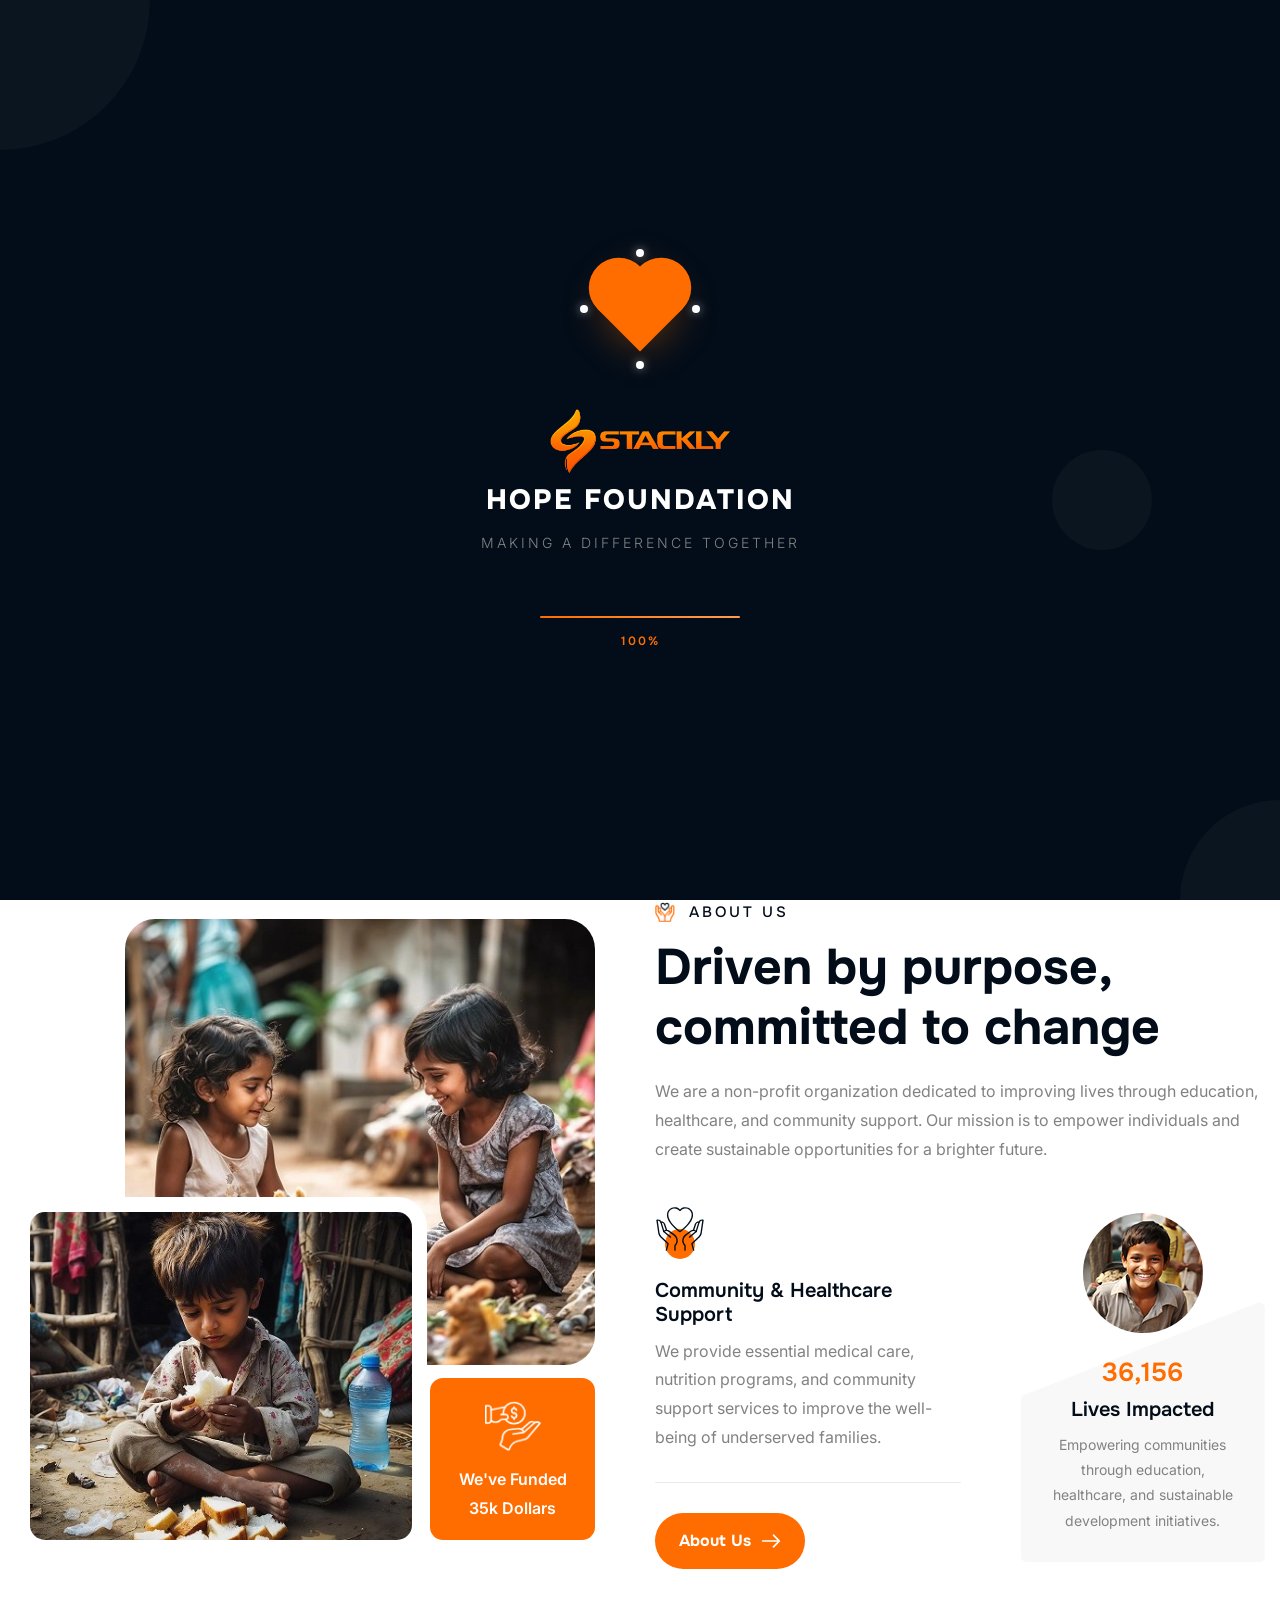
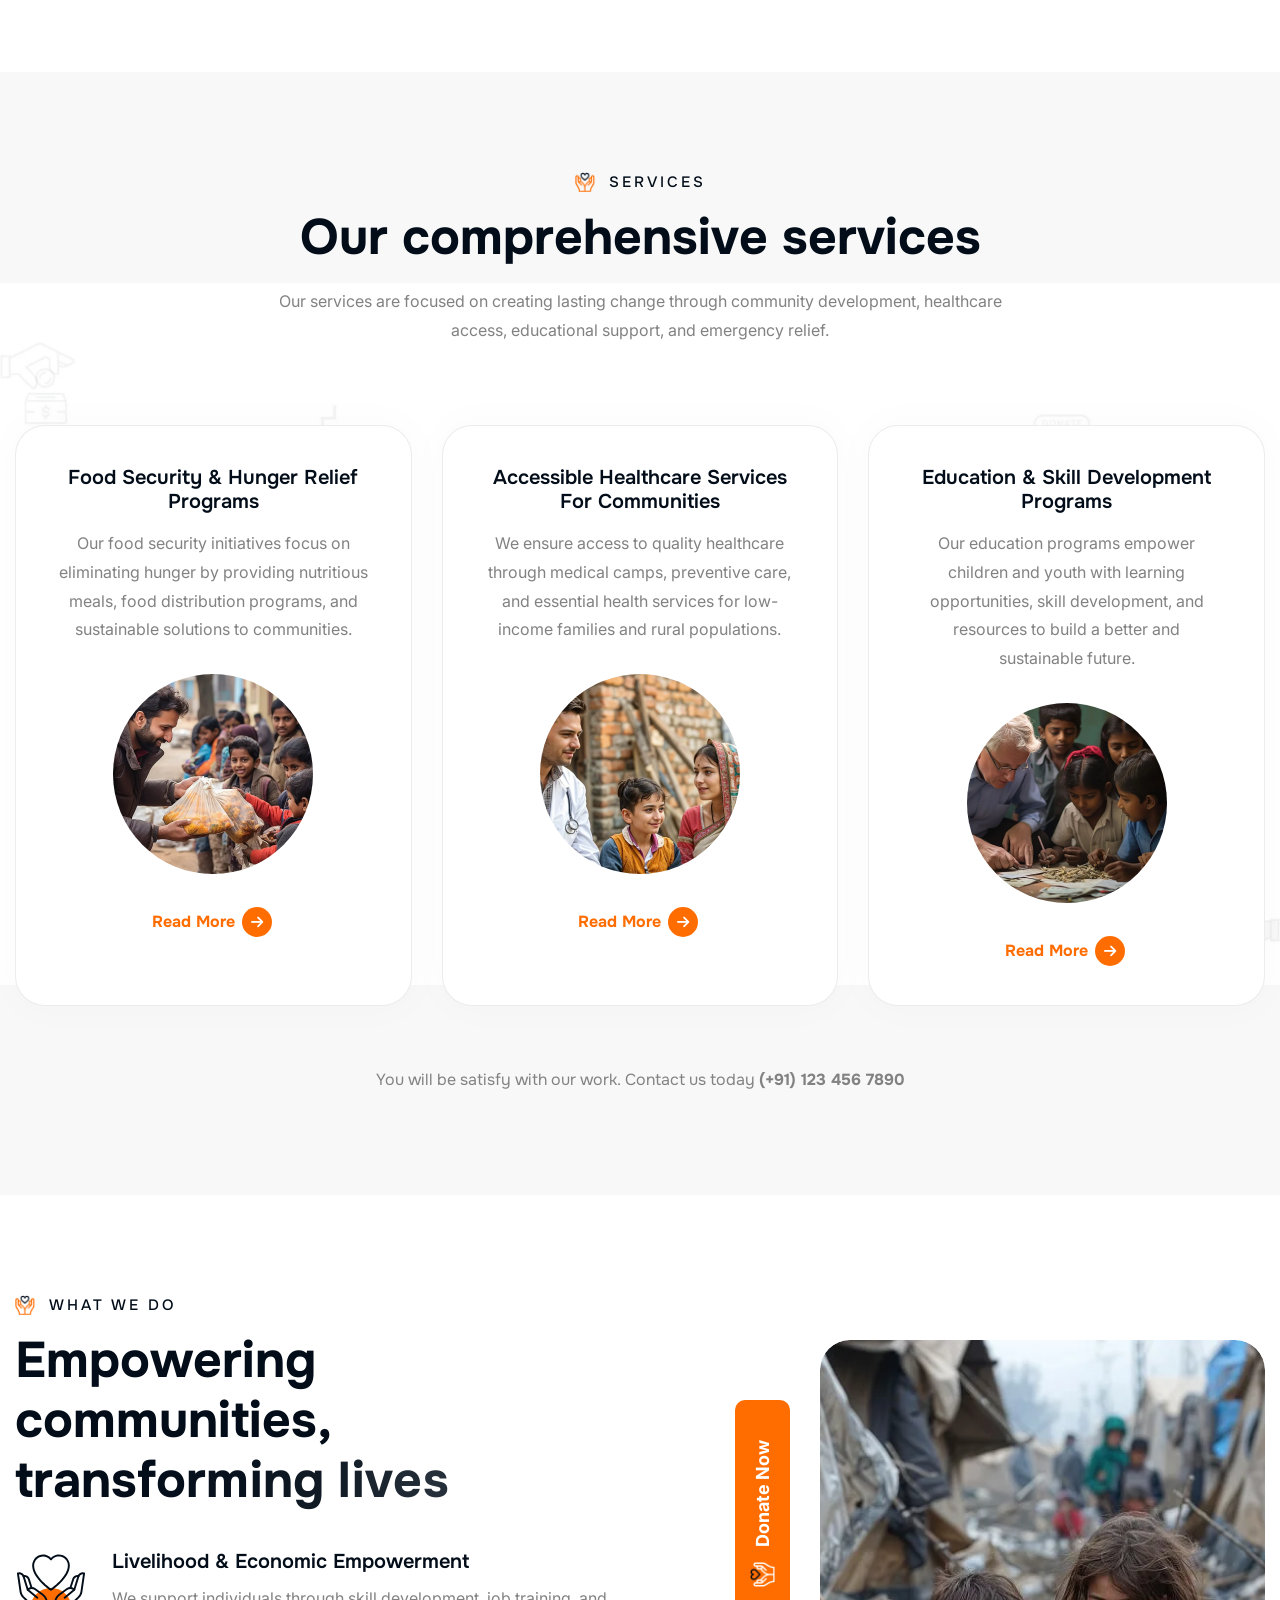
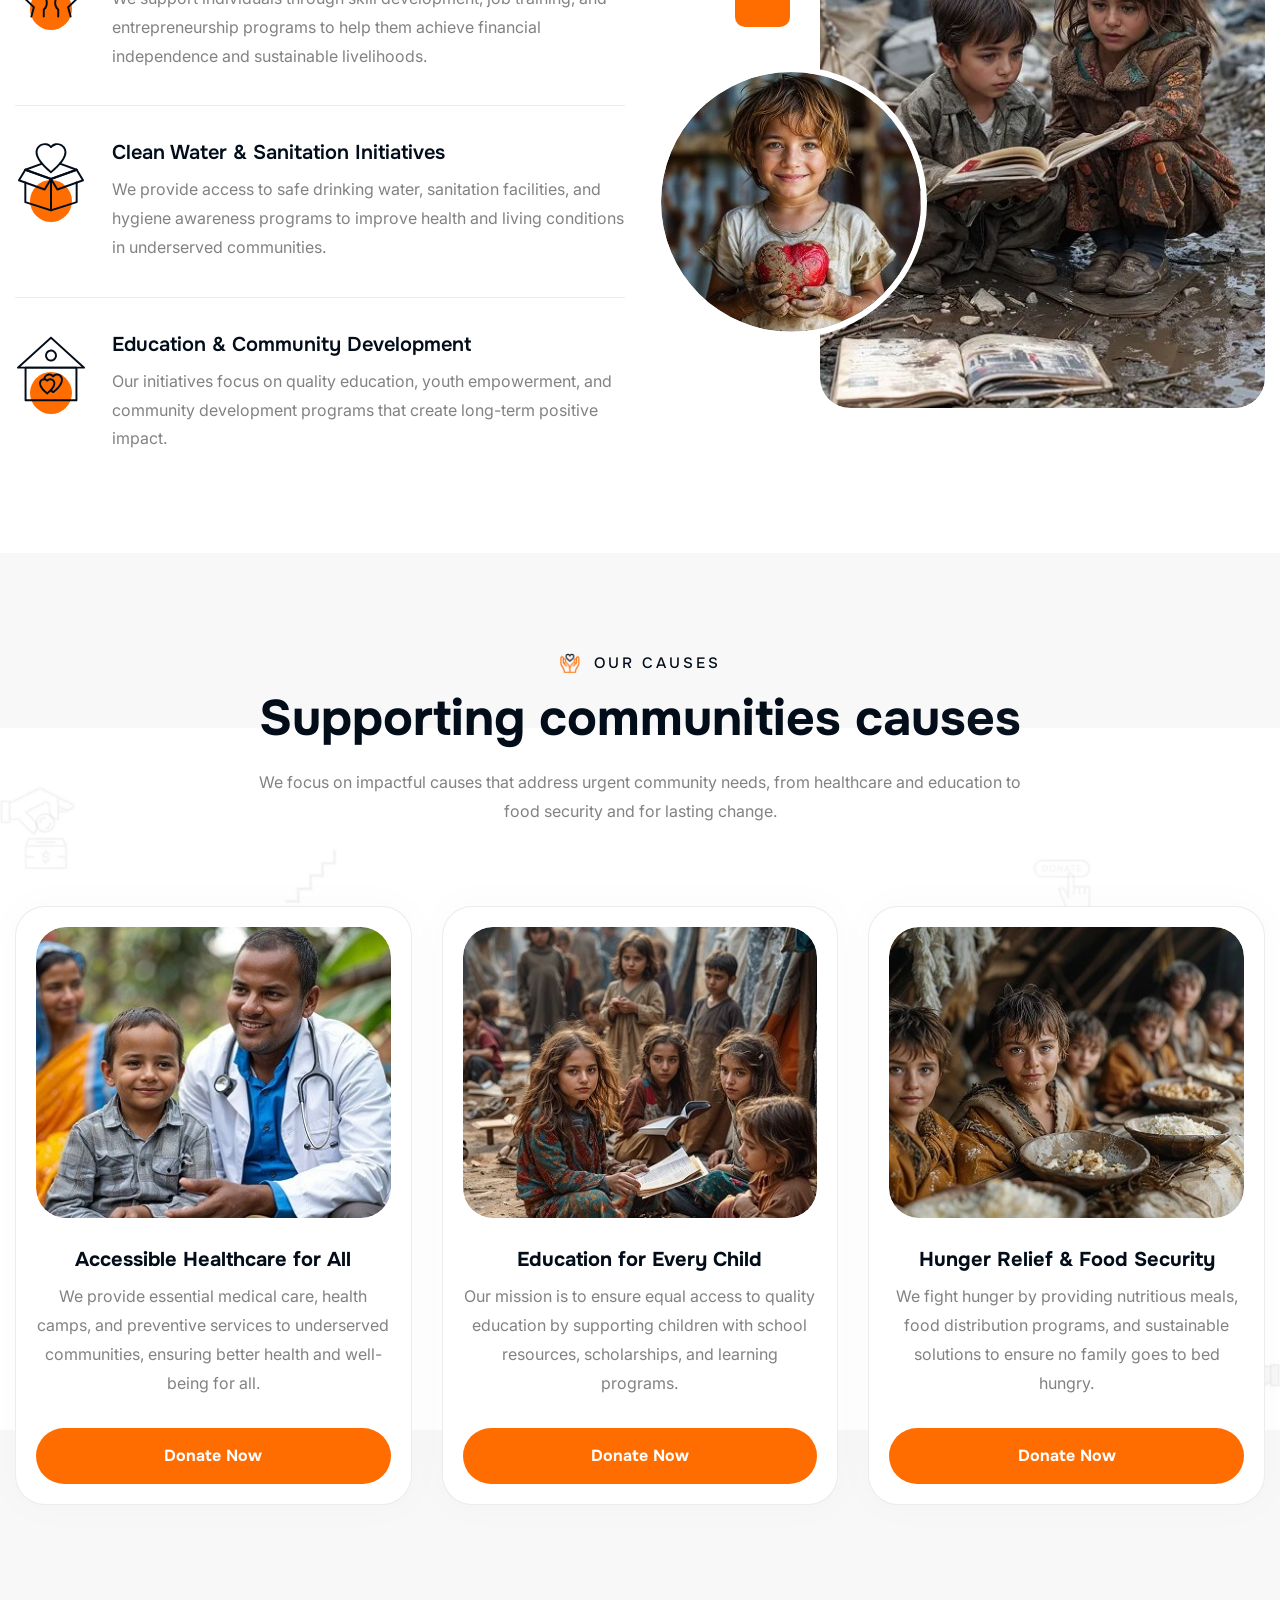
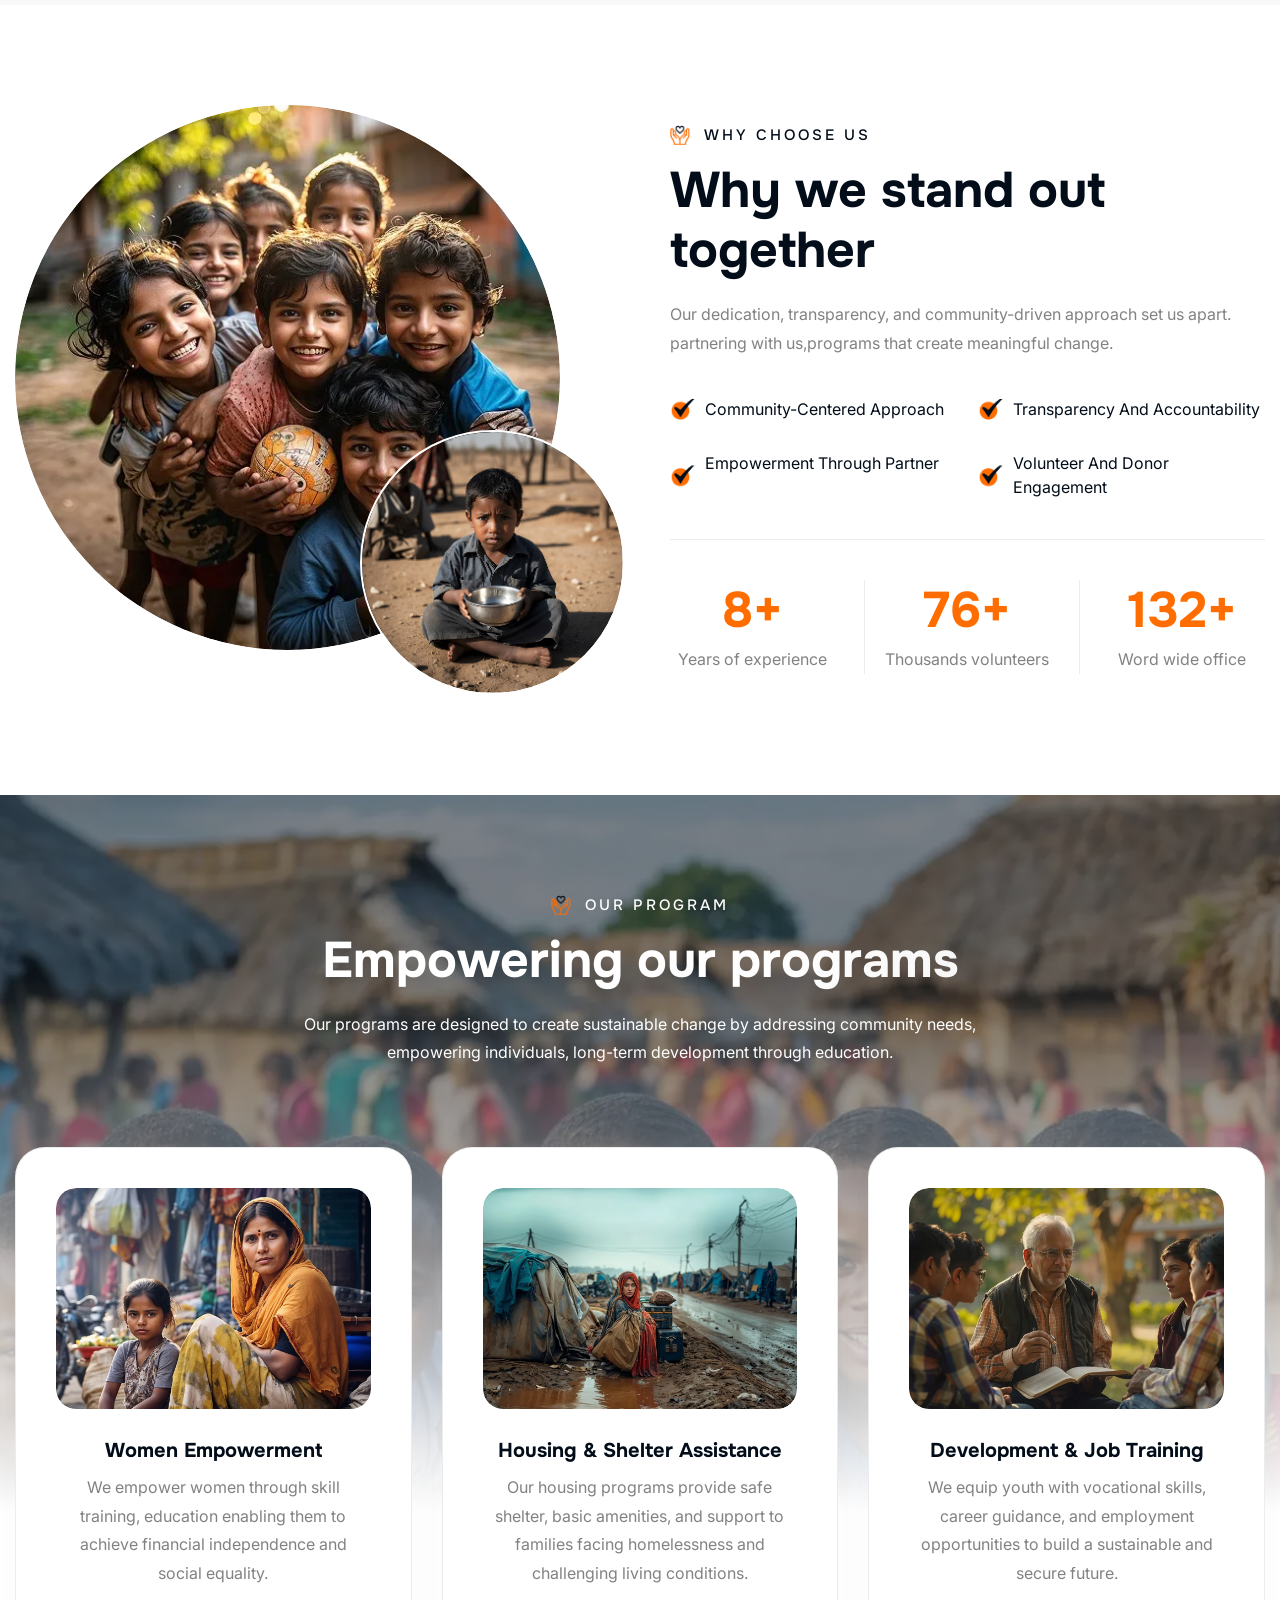
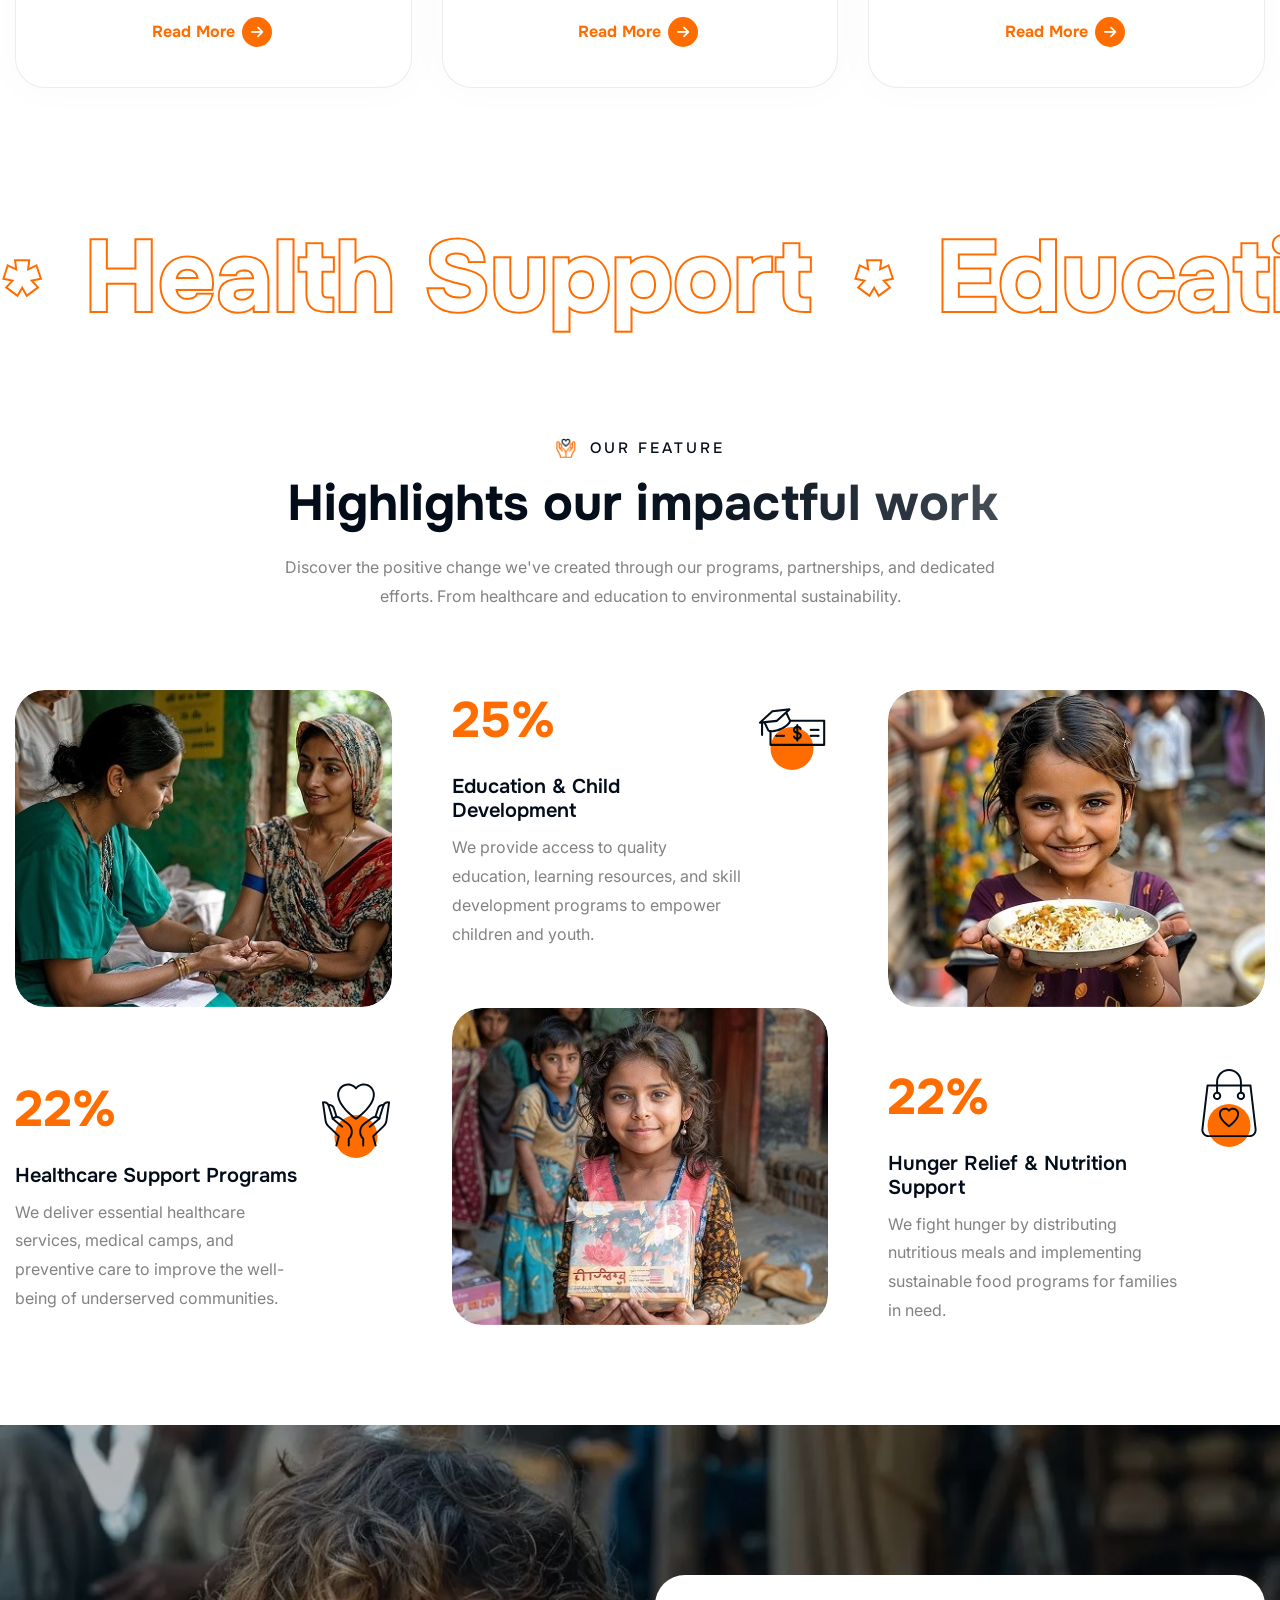
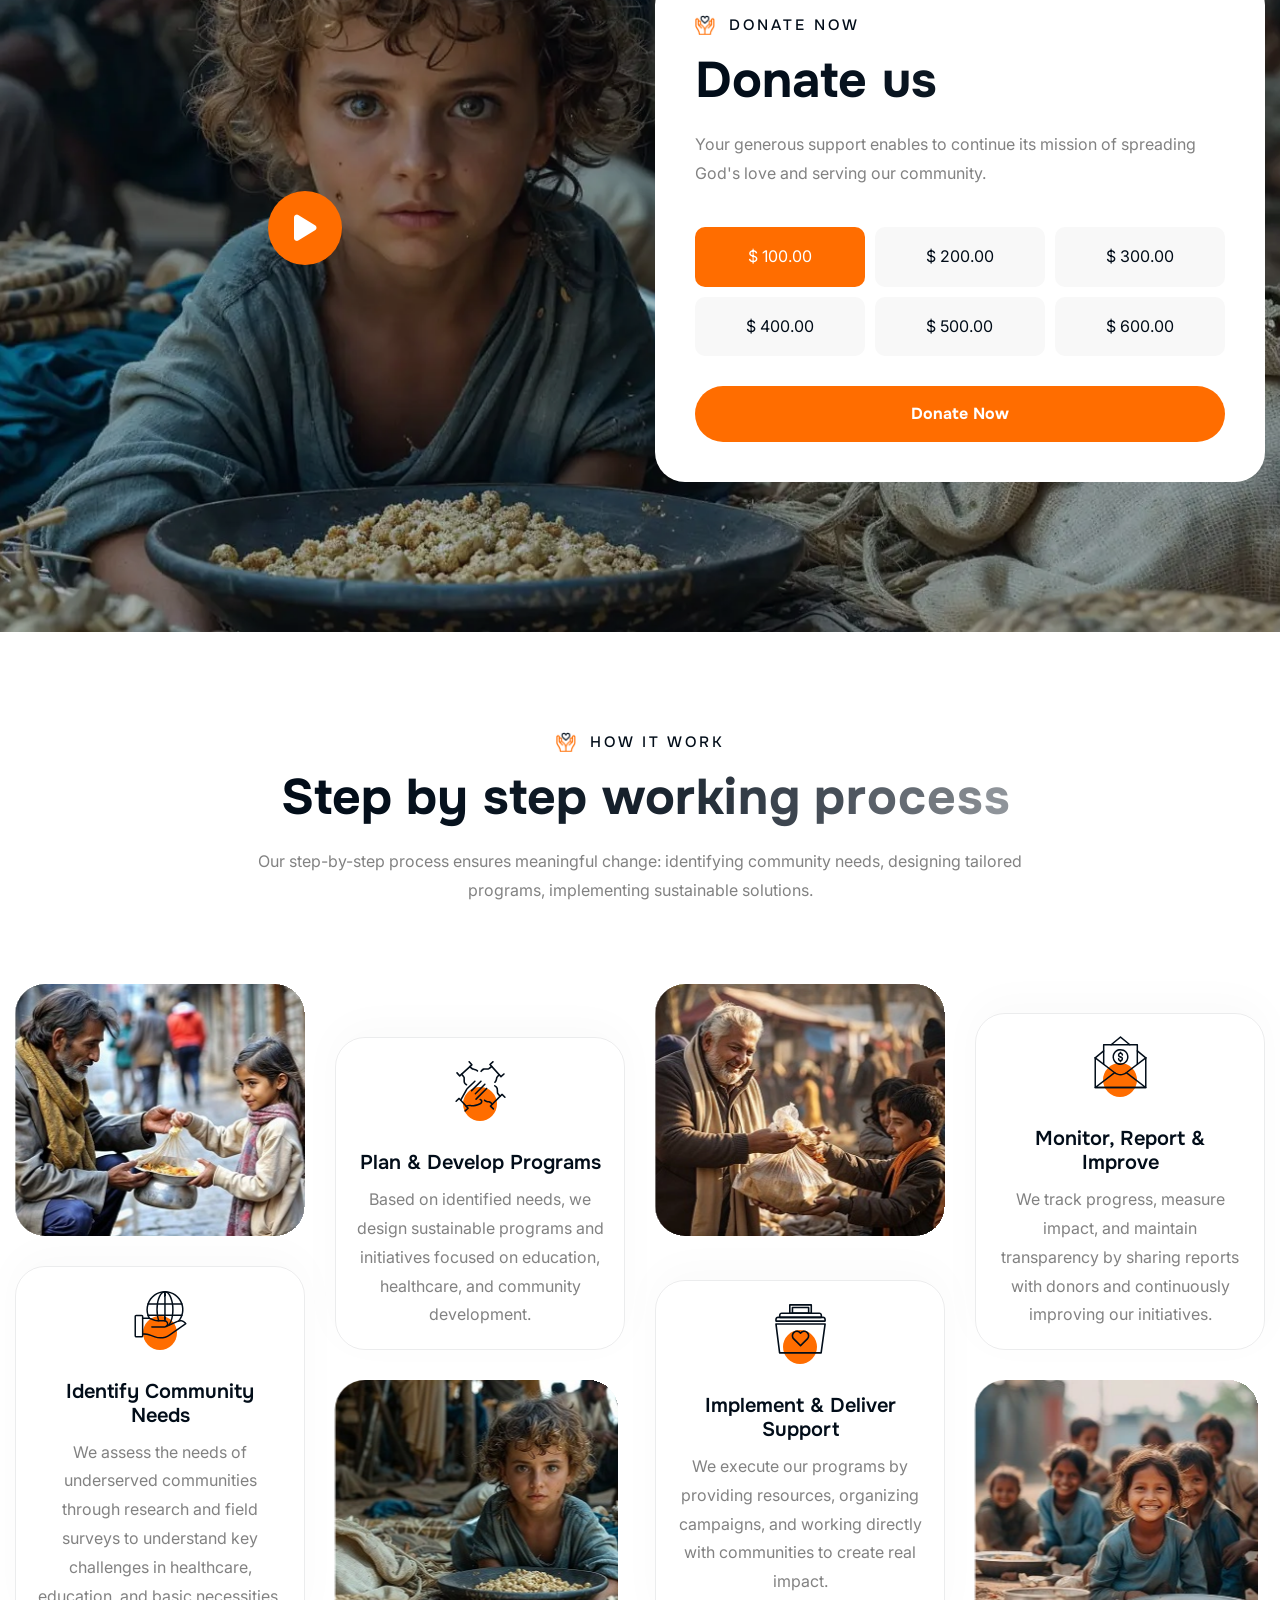
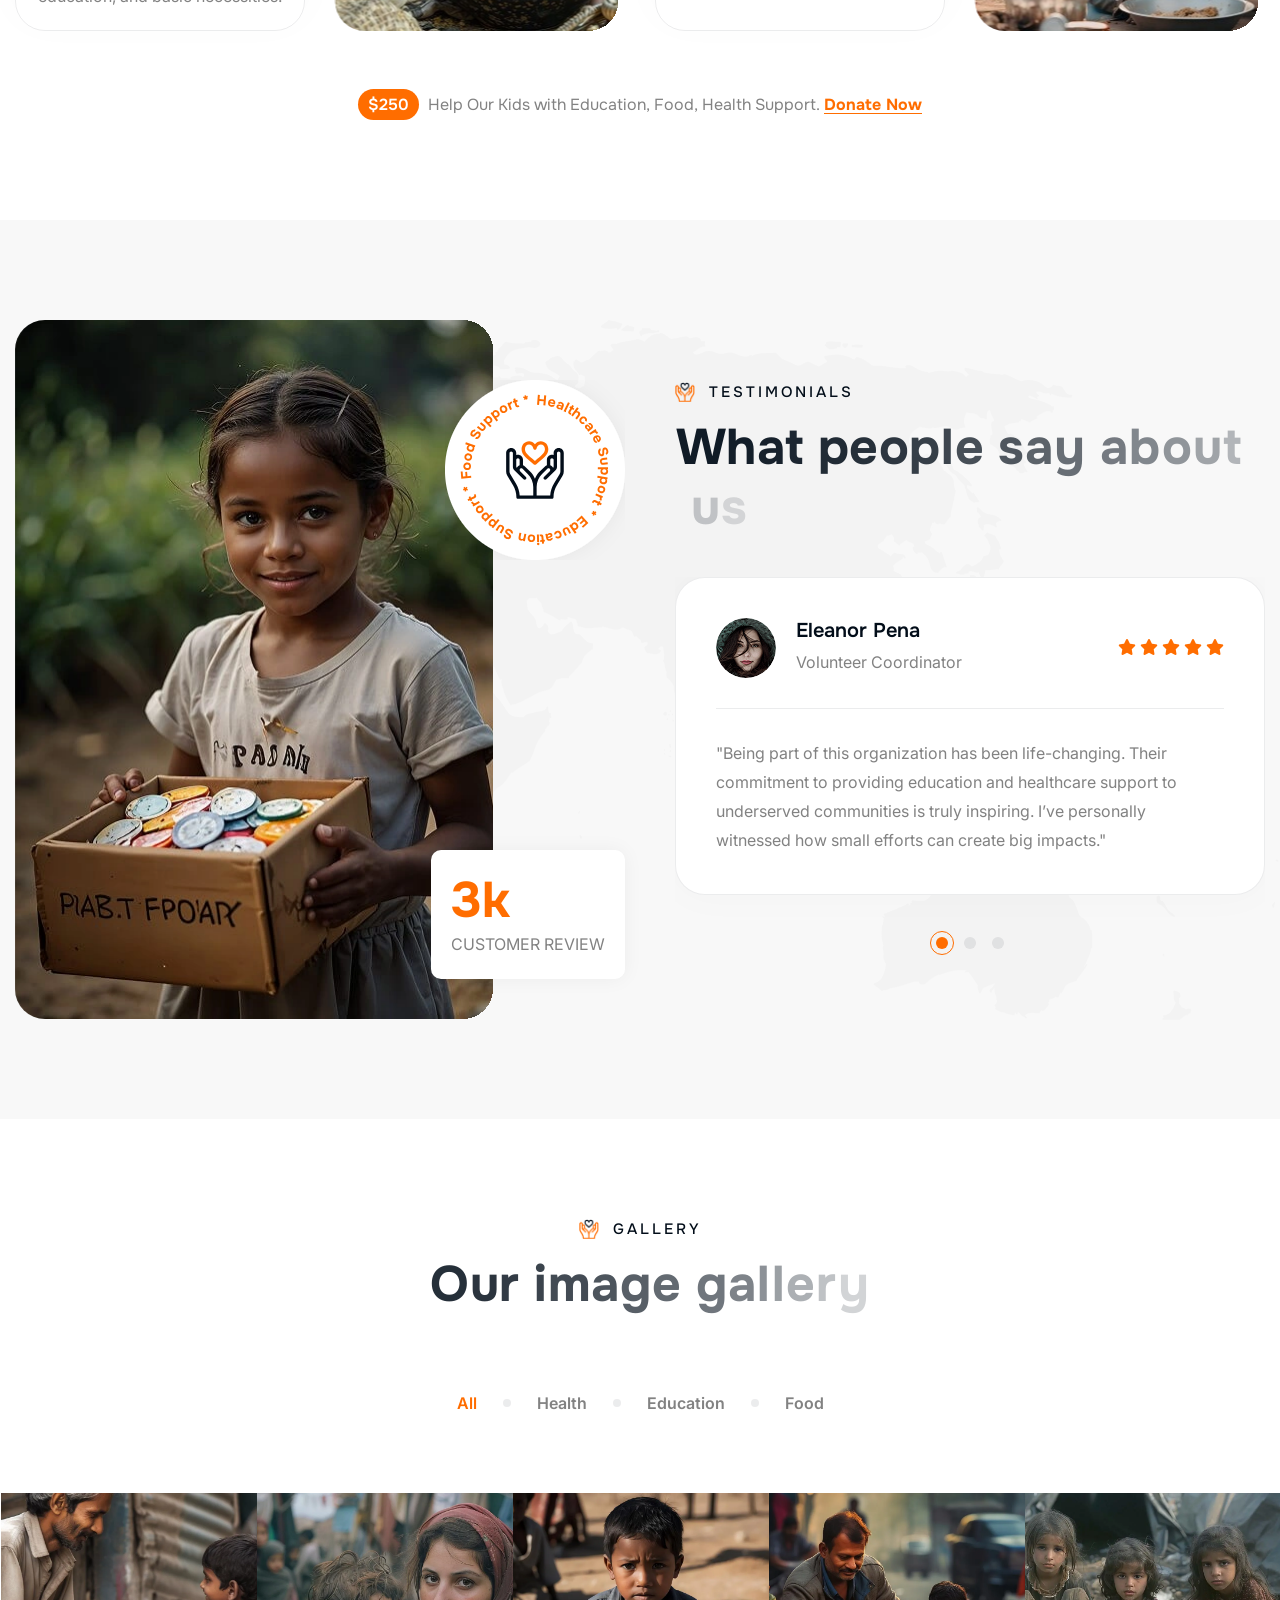
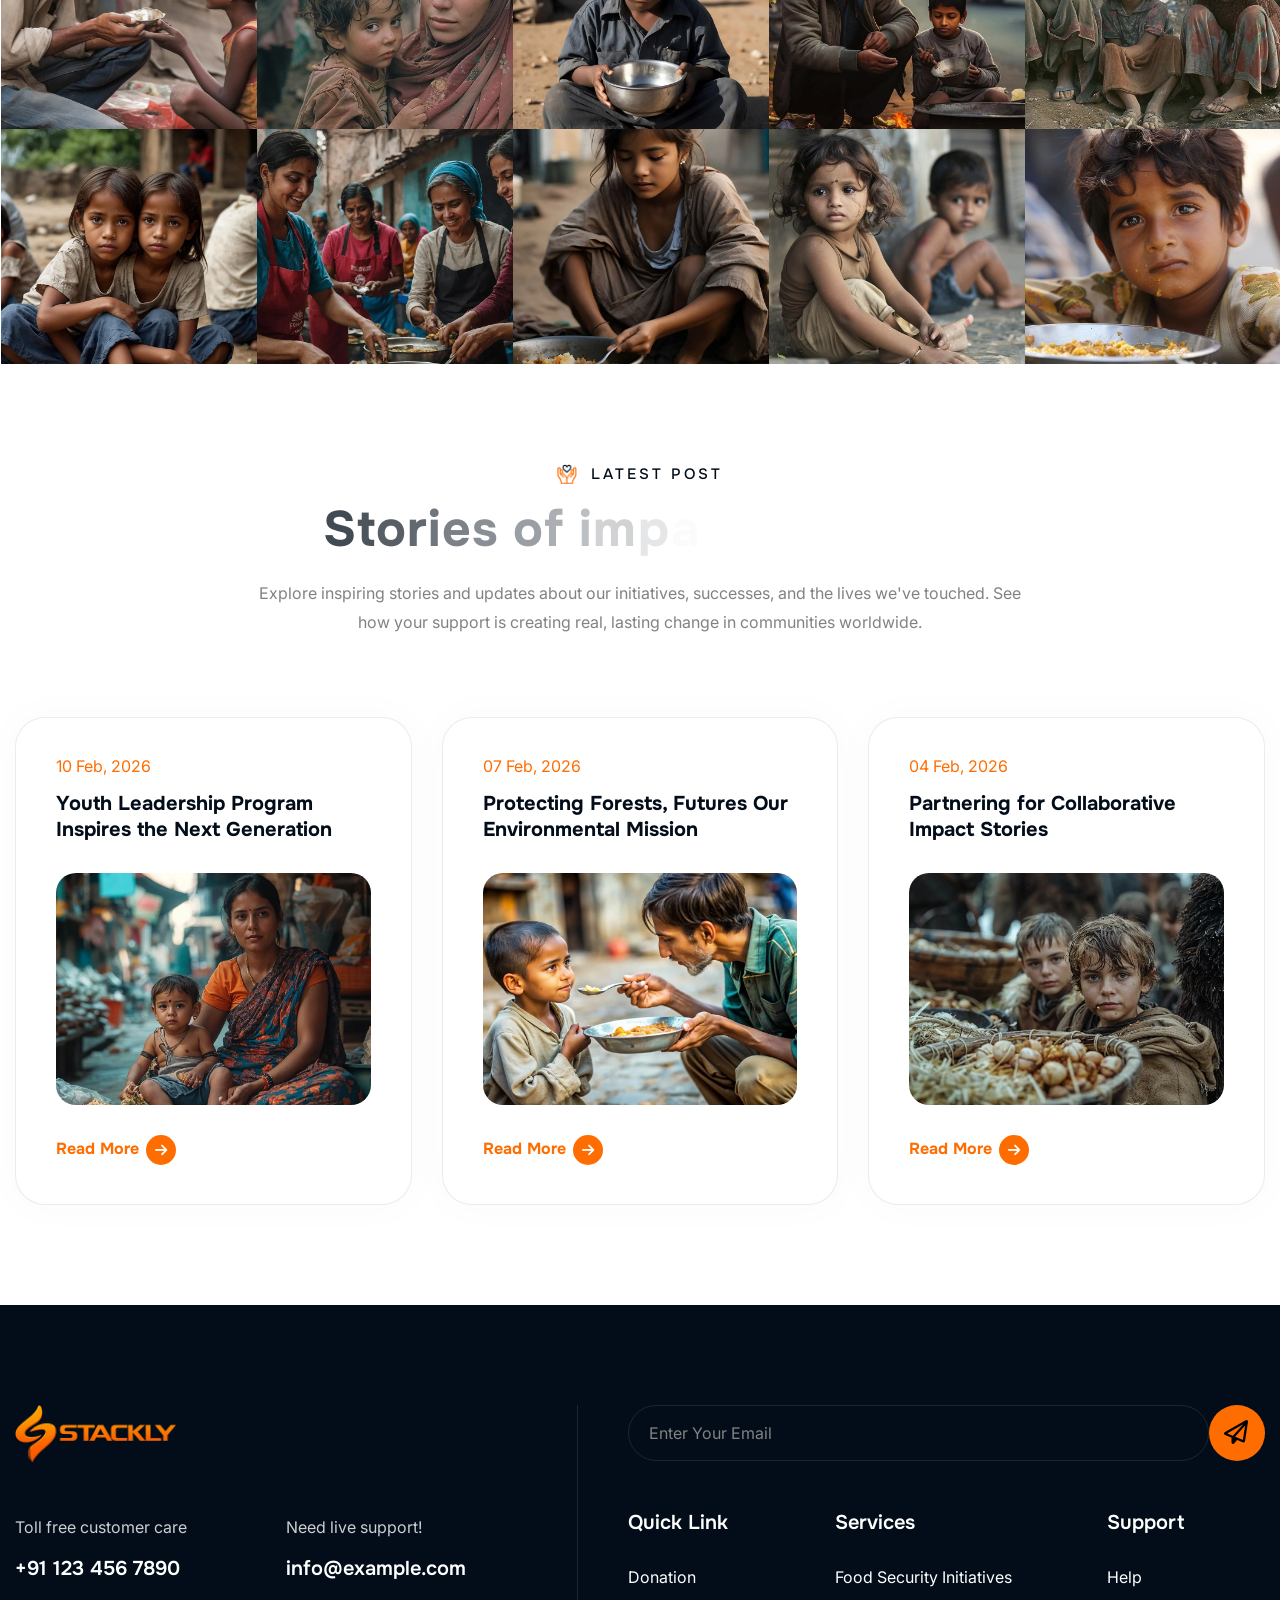
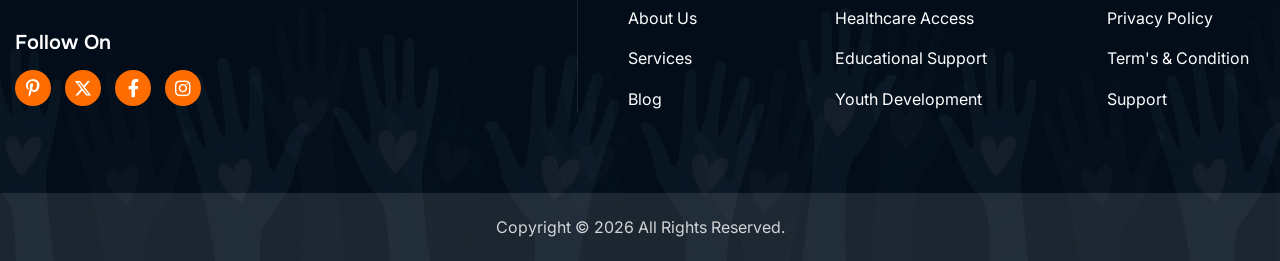
<file: index.html>
<!DOCTYPE html>
<html lang="zxx">
<head>
	<!-- Meta -->
	<meta charset="utf-8">
	<meta http-equiv="X-UA-Compatible" content="IE=edge">
	<meta name="viewport" content="width=device-width, initial-scale=1.0, maximum-scale=1">
	<!-- Page Title -->
    <title>Stackly- Non Profit</title>

	<!-- Google Fonts Css-->
	<!-- Google Fonts -->
<link rel="preconnect" href="https://fonts.googleapis.com">
<link rel="preconnect" href="https://fonts.gstatic.com" crossorigin>

<link href="https://fonts.googleapis.com/css2?family=Inter:wght@100;200;300;400;500;600;700;800;900&family=Onest:wght@100;200;300;400;500;600;700;800;900&display=swap" rel="stylesheet">
	<!-- Bootstrap Css -->
	<link href="css/bootstrap.min.css" rel="stylesheet" media="screen">
	<!-- SlickNav Css -->
	<link href="css/slicknav.min.css" rel="stylesheet">
	<!-- Swiper Css -->
	<link rel="stylesheet" href="css/swiper-bundle.min.css">
	<!-- Font Awesome Icon Css-->
	<link href="css/all.min.css" rel="stylesheet" media="screen">
	<!-- Animated Css -->
	<link href="css/animate.css" rel="stylesheet">
    <!-- Magnific Popup Core Css File -->
	<link rel="stylesheet" href="css/magnific-popup.css">
	<!-- Mouse Cursor Css File -->
	<link rel="stylesheet" href="css/mousecursor.css">
	<!-- Main Custom Css -->
	<link href="css/custom.css" rel="stylesheet" media="screen">
</head>
<body>

    <!-- Preloader Start -->
	<div class="preloader">
		    <!-- Loader Section -->
    <div class="loader-container" id="loader">
        <div class="floating-shapes">
            <div class="shape"></div>
            <div class="shape"></div>
            <div class="shape"></div>
        </div>

        <div class="heart-wrapper">
            <div class="pulse-ring"></div>
            <div class="pulse-ring"></div>
            <div class="pulse-ring"></div>
            <div class="heart"></div>
            <div class="orbit-container">
                <div class="particle"></div>
                <div class="particle"></div>
                <div class="particle"></div>
                <div class="particle"></div>
            </div>
        </div>

        <div class="loader-text">
            <img src="images/logo.webp" alt="Hope Foundation Logo" style="width:180px; margin-bottom:10px;">
            <h2 class="loader-title">HOPE FOUNDATION</h2>
            <p class="loader-subtitle">Making a Difference Together</p>
        </div>

        <div class="progress-container">
            <div class="progress-bar"></div>
        </div>
        <div class="percentage" id="percentage">0%</div>
    </div>
	</div>
	<!-- Preloader End -->

    <!-- Header Start -->
	<header class="main-header">
		<div class="header-sticky">
			<nav class="navbar navbar-expand-lg">
				<div class="container">
					<!-- Logo Start -->
					<a class="navbar-brand" href="index.html">
						<img src="images/logo.webp" alt="Logo">
					</a>
					<!-- Logo End -->

					<!-- Main Menu Start -->
					<div class="collapse navbar-collapse main-menu">
                        <div class="nav-menu-wrapper">
                            <ul class="navbar-nav mr-auto" id="menu">
                                <li class="nav-item"><a class="nav-link" href="index.html">Home</a></li>                        
                                <li class="nav-item"><a class="nav-link" href="about.html">About Us</a></li>
                                <li class="nav-item"><a class="nav-link" href="services.html">Services</a></li>
                                <li class="nav-item"><a class="nav-link" href="programmes.html">Our Programmes</a></li>
                                <li class="nav-item"><a class="nav-link" href="donation.html">Donation</a></li>
                                <li class="nav-item"><a class="nav-link" href="blog.html">Blog</a></li>
                                <li class="nav-item"><a class="nav-link" href="contact.html">Contact Us</a></li>            
                                 <li class="nav-item mobile-auth">
        <a href="login.html" class="nav-link">Login</a>
    </li>
    <li class="nav-item mobile-auth">
        <a href="register.html" class="nav-link">Register</a>
    </li>             
                            </ul>
                        </div>
                        <!-- Contact Now Box Start -->
                   <div class="header-btns">
    <a href="login.html" class="btn-login">Login</a>
    <a href="register.html" class="btn-register">Register</a>
</div>
                        <!-- Contact Now Box End -->
					</div>
					<!-- Main Menu End -->
					<div class="navbar-toggle"></div>
				</div>
			</nav>
			<div class="responsive-menu"></div>
		</div>
	</header>
	<!-- Header End -->

    <!-- Hero Section Start -->
    <div class="hero hero-video">
        <!-- Video Start -->
        <div class="hero-bg-video">
            <video autoplay muted loop id="myVideo"><source src="images/video.mp4" type="video/mp4"></video>
        </div>
        <!-- Video End -->
        <div class="container">
            <div class="row align-items-center">
                <div class="col-lg-8">
                    <!-- Hero Content Start -->
                    <div class="hero-content">
                        <!-- Section Title Start -->
                        <div class="section-title">
                            <h3 class="wow fadeInUp">welcome to our foundation</h3>
                            <h1 class="text-anime-style-2" data-cursor="-opaque"><span>Changing lives</span> through compassion and action</h1>
                            <p class="wow fadeInUp" data-wow-delay="0.2s"> We work hand in hand with communities to provide education, healthcare, and essential resources. Together, we can build a future filled with hope and opportunity.</p>
                        </div>
                        <!-- Section Title End -->

                        <!-- Hero Content Body Start -->
                        <div class="hero-body wow fadeInUp" data-wow-delay="0.4s">
                            <!-- Hero Button Start -->
                            <div class="hero-btn">
                                <a href="404.html" class="btn-default">see our impact</a>
                            </div>
                            <!-- Hero Button End -->

                            <!-- Video Play Button Start -->
                            <div class="video-play-button">
                                <p>play video</p>
                                <a href="404.html" data-cursor-text="Play">
                                    <i class="fa-solid fa-play"></i>
                                </a>
                            </div>
                            <!-- Video Play Button End -->
                        </div>
                        <!-- Hero Content Body End -->  
                        
                        <!-- Hero Footer Start -->
                        <div class="hero-footer wow fadeInUp" data-wow-delay="0.6s">
                            <div class="hero-list">
                                <ul>
                                    <li>Community Development Programs</li>
                                    <li>Child Education Initiatives</li>
                                </ul>
                            </div>

                            <div class="hero-help-families">
                                <h3>make a difference today</h3>
                                <p>Your support can transform the lives of families in need</p>
                            </div>
                        </div>
                        <!-- Hero Footer End -->
                    </div>
                    <!-- Hero Content End -->
                </div>
            </div>
        </div>
    </div>
    <!-- Hero Section End -->

    <!-- About Us Section Start -->
    <div class="about-us">
        <div class="container">
            <div class="row align-items-center">
                <div class="col-lg-6">
                    <!-- About Us Images Start -->
                    <div class="about-us-images">
                        <!-- About Image 1 Start -->
                        <div class="about-img-1">
                            <figure class="image-anime">
                                <img src="images/about-img-1.webp" alt="">
                            </figure>
                        </div>
                        <!-- About Image 1 End -->

                        <!-- About Image 2 Start -->
                        <div class="about-img-2">
                            <figure class="image-anime">
                                <img src="images/about-img-2.webp" alt="">
                            </figure>
                        </div>
                        <!-- About Image 2 End -->

                        <!-- Need Fund Box Start -->
                        <div class="need-fund-box">
                            <img src="images/icon-funded-dollar.webp" alt="">
                            <p>We've funded <span class="counter">75</span>k Dollars</p>
                        </div>
                        <!-- Need Fund Box End -->
                    </div>
                    <!-- About Us Images End -->
                </div>

                <div class="col-lg-6">
                    <!-- About Us Content Start -->
                    <div class="about-us-content">
                        <!-- Section Title Start -->
                        <div class="section-title">
                            <h3 class="wow fadeInUp">about us</h3>
                            <h2 class="text-anime-style-2" data-cursor="-opaque">Driven by purpose, committed to change</h2>
                            <p class="wow fadeInUp" data-wow-delay="0.2s">We are a non-profit organization dedicated to improving lives through education, healthcare, and community support. Our mission is to empower individuals and create sustainable opportunities for a brighter future.</p>
                        </div>
                        <!-- Section Title End -->

                        <!-- About Body Start -->
                        <div class="about-us-body">
                            <div class="about-us-body-content">
                                <!-- About Support Box Start -->
                                <div class="about-support-box wow fadeInUp" data-wow-delay="0.4s">
                                    <div class="icon-box">
                                        <img src="images/icon-about-support.webp" alt="">
                                    </div>
                                    <!-- About Support Content Start -->
                                    <div class="about-support-content">
                                        <h3>Community & Healthcare Support</h3>
                                        <p>We provide essential medical care, nutrition programs, and community support services to improve the well-being of underserved families.</p>
                                    </div>
                                    <!-- About Support Content End -->
                                </div>
                                <!-- About Support Box End -->
                                
                                <!-- About Button Start -->
                                <div class="about-btn wow fadeInUp" data-wow-delay="0.6s">
                                    <a href="404.html" class="btn-default">about us</a>
                                </div>
                                <!-- About Button End -->
                            </div>

                            <!-- Helped Fund Item Start -->
                            <div class="helped-fund-item">
                                <div class="helped-fund-img">
                                    <figure class="image-anime">
                                        <img src="images/helped-fund-img.webp" alt="">
                                    </figure>
                                </div>
                                <div class="helped-fund-content">
                                    <h2><span class="counter">75,958</span></h2>
                                    <h3>lives impacted</h3>
                                    <p>Empowering communities through education, healthcare, and sustainable development initiatives.</p>   
                                </div>
                            </div>
                            <!-- Helped Fund Item End -->
                        </div>
                        <!-- About Body End -->
                    </div>
                    <!-- About Us Content End -->
                </div>
            </div>
        </div>
    </div>
    <!-- About Us Section End -->

    <!-- Our Services Section Start -->
    <div class="our-services">
        <div class="container">
            <div class="row section-row align-items-center">
                <div class="col-lg-12">
                    <!-- Section Title Start -->
                    <div class="section-title">
                        <h3 class="wow fadeInUp">services</h3>
                        <h2 class="text-anime-style-2" data-cursor="-opaque">Our comprehensive services</h2>
                        <p class="wow fadeInUp" data-wow-delay="0.2s">Our services are focused on creating lasting change through community development, healthcare access, educational support, and emergency relief.</p>
                    </div>
                    <!-- Section Title End -->
                </div>
            </div>

            <div class="row">
                <div class="col-lg-4 col-md-6">
                    <!-- Services Item Start -->
                    <div class="service-item wow fadeInUp">
                        <div class="service-content">
                            <h3><a href="404.html">Food Security & Hunger Relief Programs</a></h3>
                            <p> Our food security initiatives focus on eliminating hunger by providing nutritious meals, food distribution programs, and sustainable solutions to communities.</p>
                        </div>
                        <div class="service-image">
                            <figure class="image-anime">
                                <img src="images/services-image-1.webp" alt="">
                            </figure>
                        </div>
                        <div class="service-btn">
                            <a href="404.html" class="readmore-btn">read more</a>
                        </div>
                    </div>
                    <!-- Services Item End -->
                </div>

                <div class="col-lg-4 col-md-6">
                    <!-- Services Item Start -->
                    <div class="service-item wow fadeInUp" data-wow-delay="0.2s">
                        <div class="service-content">
                            <h3><a href="404.html">Accessible Healthcare Services for Communities</a></h3>
                            <p>We ensure access to quality healthcare through medical camps, preventive care, and essential health services for low-income families and rural populations.</p>
                        </div>
                        <div class="service-image">
                            <figure class="image-anime">
                                <img src="images/services-image-2.webp" alt="">
                            </figure>
                        </div>
                        <div class="service-btn">
                            <a href="404.html" class="readmore-btn">read more</a>
                        </div>
                    </div>
                    <!-- Services Item End -->
                </div>

                <div class="col-lg-4 col-md-6">
                    <!-- Services Item Start -->
                    <div class="service-item wow fadeInUp" data-wow-delay="0.4s">
                        <div class="service-content">
                            <h3><a href="404.html">Education & Skill Development Programs</a></h3>
                            <p>Our education programs empower children and youth with learning opportunities, skill development, and resources to build a better and sustainable future.</p>
                        </div>
                        <div class="service-image">
                            <figure class="image-anime">
                                <img src="images/services-image-3.webp" alt="">
                            </figure>
                        </div>
                        <div class="service-btn">
                            <a href="404.html" class="readmore-btn">read more</a>
                        </div>
                    </div>
                    <!-- Services Item End -->
                </div>

                <div class="col-lg-12">
                    <!-- Service Contact Text Start -->
                    <div class="section-footer-text wow fadeInUp" data-wow-delay="0.6s">
                        <p>You will be satisfy with our work. Contact us today <a>(+91) 123 456 7890</a></p>
                    </div>
                    <!-- Service Contact Text End -->
                </div>
            </div>
        </div>
    </div>
    <!-- Our Services Section End -->

    <!-- What We Do Section Start -->
    <div class="what-we-do">
        <div class="container">
            <div class="row align-items-center">
                <div class="col-lg-6">
                    <!-- What We Do Content Start -->
                    <div class="what-we-do-content">
                        <!-- Section Title Start -->
                        <div class="section-title">
                            <h3 class="wow fadeInUp">what we do</h3>
                            <h2 class="text-anime-style-2" data-cursor="-opaque">Empowering communities, transforming lives</h2>
                        </div>
                        <!-- Section Title End -->

                        <!-- what We List Start -->
                        <div class="what-we-list">
                            <!-- What We Item Start -->
                            <div class="what-we-item wow fadeInUp" data-wow-delay="0.2s">
                                <div class="icon-box">
                                    <img src="images/icon-what-we-1.webp" alt="">
                                </div>
                                <div class="what-we-item-content">
                                    <h3>Livelihood & Economic Empowerment</h3>
                                    <p>We support individuals through skill development, job training, and entrepreneurship programs to help them achieve financial independence and sustainable livelihoods.</p>
                                </div>
                            </div>
                            <!-- What We Item End -->

                            <!-- What We Item Start -->
                            <div class="what-we-item wow fadeInUp" data-wow-delay="0.4s">
                                <div class="icon-box">
                                    <img src="images/icon-what-we-2.webp" alt="">
                                </div>
                                <div class="what-we-item-content">
                                    <h3>Clean Water & Sanitation Initiatives</h3>
                                    <p>We provide access to safe drinking water, sanitation facilities, and hygiene awareness programs to improve health and living conditions in underserved communities.</p>
                                </div>
                            </div>
                            <!-- What We Item End -->

                            <!-- What We Item Start -->
                            <div class="what-we-item wow fadeInUp" data-wow-delay="0.6s">
                                <div class="icon-box">
                                    <img src="images/icon-what-we-3.webp" alt="">
                                </div>
                                <div class="what-we-item-content">
                                    <h3>Education & Community Development</h3>
                                    <p>Our initiatives focus on quality education, youth empowerment, and community development programs that create long-term positive impact.</p>
                                </div>
                            </div>
                            <!-- What We Item End -->
                        </div>
                        <!-- what We List End -->
                    </div>
                    <!-- What We Do Content End -->
                </div>
                <div class="col-lg-6">
                    <!-- What We Do Images Start -->
                    <div class="what-we-do-images">
                        <!-- What We Do Image 1 Start -->
                        <div class="what-we-do-img-1">
                            <figure class="image-anime reveal">
                                <img src="images/what-we-do-image-1.webp" alt="">
                            </figure>
                        </div>
                        <!-- What We Do Image 1 End -->

                        <!-- What We Do Image 2 Start -->
                        <div class="what-we-do-img-2">
                            <figure class="image-anime">
                                <img src="images/what-we-do-image-2.webp" alt="">
                            </figure>
                        </div>
                        <!-- What We Do Image 2 End -->

                        <!-- Donate Now Box Start -->
                        <div class="donate-now-box">
                            <a href="404.html"><img src="images/icon-donate-now.webp" alt="">donate now</a>
                        </div>
                        <!-- Donate Now Box End -->
                    </div>
                    <!-- What We Do Images End -->
                </div>
            </div>
        </div>
    </div>
    <!-- What We Do Section End -->

    <!-- Our Causes Section Start -->
   <div class="our-causes">
        <div class="container">
            <div class="row section-row align-items-center">
                <div class="col-lg-12">
                    <!-- Section Title Start -->
                    <div class="section-title">
                        <h3 class="wow fadeInUp">our causes</h3>
                        <h2 class="text-anime-style-2" data-cursor="-opaque">Supporting communities causes</h2>
                        <p class="wow fadeInUp" data-wow-delay="0.2s">We focus on impactful causes that address urgent community needs, from healthcare and education to food security and for lasting change.</p>
                    </div>
                    <!-- Section Title End -->
                </div>
            </div>

            <div class="row">
                <div class="col-lg-4 col-md-6">
                    <!-- Causes Item Start -->
                    <div class="causes-item wow fadeInUp">
                        <div class="causes-image">
                            <figure class="image-anime">
                                <img src="images/causes-img-1.webp" alt="">
                            </figure>
                        </div>
                        <div class="causes-body">
                            <div class="causes-content">
                                <h3>Accessible Healthcare for All</h3>
                                <p> We provide essential medical care, health camps, and preventive services to underserved communities, ensuring better health and well-being for all.</p>
                            </div>
                            <div class="causes-button">
                                <a href="404.html" class="btn-default">donate now</a>
                            </div>
                        </div>
                    </div>
                    <!-- Causes Item End -->
                </div>
                
                <div class="col-lg-4 col-md-6">
                    <!-- Causes Item Start -->
                    <div class="causes-item wow fadeInUp" data-wow-delay="0.2s">
                        <div class="causes-image">
                            <figure class="image-anime">
                                <img src="images/causes-img-2.webp" alt="">
                            </figure>
                        </div>
                        <div class="causes-body">
                            <div class="causes-content">
                                <h3>Education for Every Child</h3>
                                <p> Our mission is to ensure equal access to quality education by supporting children with school resources, scholarships, and learning programs.</p>
                            </div>
                            <div class="causes-button">
                                <a href="404.html" class="btn-default">donate now</a>
                            </div>
                        </div>
                    </div>
                    <!-- Causes Item End -->
                </div>
                
                <div class="col-lg-4 col-md-6">
                    <!-- Causes Item Start -->
                    <div class="causes-item wow fadeInUp" data-wow-delay="0.4s">
                        <div class="causes-image">
                            <figure class="image-anime">
                                <img src="images/causes-img-3.webp" alt="">
                            </figure>
                        </div>
                        <div class="causes-body">
                            <div class="causes-content">
                                <h3>Hunger Relief & Food Security</h3>
                                <p>We fight hunger by providing nutritious meals, food distribution programs, and sustainable solutions to ensure no family goes to bed hungry.</p>
                            </div>
                            <div class="causes-button">
                                <a href="404.html" class="btn-default">donate now</a>
                            </div>
                        </div>
                    </div>
                    <!-- Causes Item End -->
                </div>
            </div>
        </div>
   </div>
   <!-- Our Causes Section End -->
    
   <!-- Why Choose Us Section Start -->
   <div class="why-choose-us">
        <div class="container">
            <div class="row align-items-center">
                <div class="col-lg-6">
                    <!-- Why Choose Images Start -->
                    <div class="why-choose-images">
                        <div class="why-choose-image-1">
                            <figure class="image-anime">
                                <img src="images/why-choose-img-1.webp" alt="">
                            </figure>
                        </div>
                        <div class="why-choose-image-2">
                            <figure class="image-anime">
                                <img src="images/why-choose-img-2.webp" alt="">
                            </figure>
                        </div>
                    </div>
                    <!-- Why Choose Images End -->
                </div>
                
                <div class="col-lg-6">
                    <!-- Why Choose Content Start -->
                    <div class="why-choose-content">
                        <!-- Section Title Start -->
                        <div class="section-title">
                            <h3 class="wow fadeInUp">why choose us</h3>
                            <h2 class="text-anime-style-2" data-cursor="-opaque">Why we stand out together</h2>
                            <p class="wow fadeInUp" data-wow-delay="0.2s">Our dedication, transparency, and community-driven approach set us apart. partnering with us,programs that create meaningful change.</p>
                        </div>
                        <!-- Section Title End -->

                        <!-- Why Choose List Start -->
                        <div class="why-choose-list wow fadeInUp" data-wow-delay="0.4s">
                            <ul>
                                <li>community-centered approach</li>
                                <li>transparency and accountability</li>
                                <li>empowerment through partner</li>
                                <li>volunteer and donor engagement</li>
                            </ul>
                        </div>
                        <!-- Why Choose List End -->

                        <!-- Why Choose Counters Start -->
                        <div class="why-choose-counters">
                            <!-- Why Choose Counters Item Start -->
                            <div class="why-choose-counter-item">
                                <h2><span class="counter">25</span>+</h2>
                                <p>Years of experience</p>
                            </div>
                            <!-- Why Choose Counters Item End -->
                            
                            <!-- Why Choose Counters Item Start -->
                            <div class="why-choose-counter-item">
                                <h2><span class="counter">230</span>+</h2>
                                <p>Thousands volunteers</p>
                            </div>
                            <!-- Why Choose Counters Item End -->
                            
                            <!-- Why Choose Counters Item Start -->
                            <div class="why-choose-counter-item">
                                <h2><span class="counter">400</span>+</h2>
                                <p>Word wide office</p>
                            </div>
                            <!-- Why Choose Counters Item End -->
                        </div>
                        <!-- Why Choose Counters End -->
                    </div>
                    <!-- Why Choose Content End -->
                </div>
            </div>
        </div>
   </div>
   <!-- Why Choose Us Section End -->

   <!-- Our Program Section Start -->
   <div class="our-program">
        <div class="container">
            <div class="row section-row align-items-center">
                <div class="col-lg-12">
                    <!-- Section Title Start -->
                    <div class="section-title">
                        <h3 class="wow fadeInUp">our program</h3>
                        <h2 class="text-anime-style-2" data-cursor="-opaque">Empowering our programs</h2>
                        <p class="wow fadeInUp" data-wow-delay="0.2s">Our programs are designed to create sustainable change by addressing community needs, empowering individuals, long-term development through education.</p>
                    </div>
                    <!-- Section Title End -->
                </div>
            </div>

            <div class="row">
                <div class="col-lg-4 col-md-6">
                    <!-- Program Item Start -->
                    <div class="program-item wow fadeInUp">
                        <div class="program-image">
                            <a href="404.html" data-cursor-text="View">
                                <figure class="image-anime">
                                    <img src="images/program-1.webp" alt="">
                                </figure>
                            </a>
                        </div>
                        <div class="program-body">
                            <div class="program-content">
                                <h3><a href="404.html">Women Empowerment</a></h3>
                                <p> We empower women through skill training, education enabling them to achieve financial independence and social equality.</p>
                            </div>
                            <div class="program-button">
                                <a href="404.html" class="readmore-btn">read more</a>
                            </div>
                        </div>
                    </div>
                    <!-- Program Item End -->                    
                </div>
                
                <div class="col-lg-4 col-md-6">
                    <!-- Program Item Start -->
                    <div class="program-item wow fadeInUp" data-wow-delay="0.2s">
                        <div class="program-image">
                            <a href="404.html" data-cursor-text="View">
                                <figure class="image-anime">
                                    <img src="images/program-2.webp" alt="">
                                </figure>
                            </a>
                        </div>
                        <div class="program-body">
                            <div class="program-content">
                                <h3><a href="404.html">Housing & Shelter Assistance</a></h3>
                                <p> Our housing programs provide safe shelter, basic amenities, and support to families facing homelessness and challenging living conditions.</p>
                            </div>
                            <div class="program-button">
                                <a href="404.html" class="readmore-btn">read more</a>
                            </div>
                        </div>
                    </div>
                    <!-- Program Item End -->                    
                </div>
                
                <div class="col-lg-4 col-md-6">
                    <!-- Program Item Start -->
                    <div class="program-item wow fadeInUp" data-wow-delay="0.4s">
                        <div class="program-image">
                            <a href="404.html" data-cursor-text="View">
                                <figure class="image-anime">
                                    <img src="images/program-3.webp" alt="">
                                </figure>
                            </a>
                        </div>
                        <div class="program-body">
                            <div class="program-content">
                                <h3><a href="404.html">Development & Job Training</a></h3>
                                <p> We equip youth with vocational skills, career guidance, and employment opportunities to build a sustainable and secure future.</p>
                            </div>
                            <div class="program-button">
                                <a href="404.html" class="readmore-btn">read more</a>
                            </div>
                        </div>
                    </div>
                    <!-- Program Item End -->                    
                </div>
            </div>
        </div>
    </div>
    <!-- Our Program Section End -->

    <!-- Scrolling Ticker Start -->
    <div class="scrolling-ticker">
        <div class="scrolling-ticker-box">
            <div class="scrolling-content">
                <span><img src="images/icon-asterisk.webp" alt="">Health Support</span>
                <span><img src="images/icon-asterisk.webp" alt="">Education Support</span>
                <span><img src="images/icon-asterisk.webp" alt="">Food Support</span>
                <span><img src="images/icon-asterisk.webp" alt="">Health Support</span>
                <span><img src="images/icon-asterisk.webp" alt="">Education Support</span>
                <span><img src="images/icon-asterisk.webp" alt="">Food Support</span>
            </div>

            <div class="scrolling-content">
                <span><img src="images/icon-asterisk.webp" alt="">Health Support</span>
                <span><img src="images/icon-asterisk.webp" alt="">Education Support</span>
                <span><img src="images/icon-asterisk.webp" alt="">Food Support</span>
                <span><img src="images/icon-asterisk.webp" alt="">Health Support</span>
                <span><img src="images/icon-asterisk.webp" alt="">Education Support</span>
                <span><img src="images/icon-asterisk.webp" alt="">Food Support</span>
            </div>
        </div>
    </div>
	<!-- Scrolling Ticker End -->

    <!-- Our Features Section Start -->
    <div class="our-features">
        <div class="container">
            <div class="row section-row">
                <div class="col-lg-12">
                    <!-- Section Title Start -->
                    <div class="section-title">
                        <h3 class="wow fadeInUp">our feature</h3>
                        <h2 class="text-anime-style-2" data-cursor="-opaque">Highlights our impactful work</h2>
                        <p class="wow fadeInUp" data-wow-delay="0.2s">Discover the positive change we've created through our programs, partnerships, and dedicated efforts. From healthcare and education to environmental sustainability.</p>
                    </div>
                    <!-- Section Title End -->
                </div>
            </div>

            <div class="row">
                <div class="col-lg-12">
                    <!-- Our Features List Start -->
                    <div class="our-features-list">
                        <!-- Our Features Item Start -->
                        <div class="our-features-item">
                            <!-- Our Features Image Start -->
                            <div class="our-features-image">
                                <figure class="image-anime reveal">
                                    <img src="images/our-features-img-1.webp" alt="">
                                </figure>
                            </div>
                            <!-- Our Features Image End -->

                            <!-- Our Features Content Start -->
                            <div class="our-features-content">
                                <div class="our-features-body">
                                    <h2><span class="counter">96</span>%</h2>
                                    <h3>Healthcare Support Programs</h3>
                                    <p>We deliver essential healthcare services, medical camps, and preventive care to improve the well-being of underserved communities.</p>
                                </div>
                                <div class="icon-box">
                                    <img src="images/icon-our-features-1.webp" alt="">
                                </div>
                            </div>
                            <!-- Our Features Content End -->
                        </div>
                        <!-- Our Features Item End -->

                        <!-- Our Features Item Start -->
                        <div class="our-features-item">
                            <!-- Our Features Image Start -->
                            <div class="our-features-image">
                                <figure class="image-anime reveal">
                                    <img src="images/our-features-img-2.webp" alt="">
                                </figure>
                            </div>
                            <!-- Our Features Image End -->

                            <!-- Our Features Content Start -->
                            <div class="our-features-content">
                                <div class="our-features-body">
                                    <h2><span class="counter">94</span>%</h2>
                                    <h3>Education & Child Development</h3>
                                    <p> We provide access to quality education, learning resources, and skill development programs to empower children and youth.</p>
                                </div>
                                <div class="icon-box">
                                    <img src="images/icon-our-features-2.webp" alt="">
                                </div>
                            </div>
                            <!-- Our Features Content End -->
                        </div>
                        <!-- Our Features Item End -->

                        <!-- Our Features Item Start -->
                        <div class="our-features-item">
                            <!-- Our Features Image Start -->
                            <div class="our-features-image">
                                <figure class="image-anime reveal">
                                    <img src="images/our-features-img-3.webp" alt="">
                                </figure>
                            </div>
                            <!-- Our Features Image End -->

                            <!-- Our Features Content Start -->
                            <div class="our-features-content">
                                <div class="our-features-body">
                                    <h2><span class="counter">95</span>%</h2>
                                    <h3>Hunger Relief & Nutrition Support</h3>
                                    <p> We fight hunger by distributing nutritious meals and implementing sustainable food programs for families in need.</p>
                                </div>
                                <div class="icon-box">
                                    <img src="images/icon-our-features-3.webp" alt="">
                                </div>
                            </div>
                            <!-- Our Features Content End -->
                        </div>
                        <!-- Our Features Item End -->
                    </div>
                    <!-- Our Features List End -->
                </div>
            </div>
        </div>
    </div>
    <!-- Our Features Section End -->

    <!-- Donate Now Section Start -->
    <div class="donate-now parallaxie">
        <div class="container">
            <div class="row align-items-center">
                <div class="col-lg-6">
                    <div class="intro-video-box">
                        <!-- Video Play Button Start -->
                        <div class="video-play-button">
                            <a href="404.html" data-cursor-text="Play">
                                <i class="fa-solid fa-play"></i>
                            </a>
                        </div>
                        <!-- Video Play Button End -->

                    </div>
                </div>

                <div class="col-lg-6">
                    <!-- Donate Box Start -->
                    <div class="donate-box">
                        <!-- Section Title Start -->
                        <div class="section-title">
                            <h3 class="wow fadeInUp">donate now</h3>
                            <h2 class="text-anime-style-2" data-cursor="-opaque">Donate us</h2>
                            <p class="wow fadeInUp" data-wow-delay="0.2s">Your generous support enables to continue its mission of spreading God's love and serving our community.</p>
                        </div>
                        <!-- Section Title End -->

                        <div class="donate-form wow fadeInUp" data-wow-delay="0.4s">
                            <form>

                                <fieldset class="donate-value-box">                                  
                                    <div class="donate-value">
                                        <input type="radio" id="value1" name="value" value="value1" checked>
                                        <label for="value1">$ 100.00</label>
                                      </div>
                                    
                                      <div class="donate-value">
                                        <input type="radio" id="value2" name="value" value="value2">
                                        <label for="value2">$ 200.00</label>
                                      </div>
                                    
                                      <div class="donate-value">
                                        <input type="radio" id="value3" name="value" value="value3">
                                        <label for="value3">$ 300.00</label>
                                      </div>
                                      
                                      <div class="donate-value">
                                          <input type="radio" id="value4" name="value" value="value4">
                                          <label for="value4">$ 400.00</label>
                                      </div>
                                      
                                      <div class="donate-value">
                                          <input type="radio" id="value5" name="value" value="value5">
                                          <label for="value5">$ 500.00</label>
                                      </div>
                                      
                                      <div class="donate-value">
                                          <input type="radio" id="value6" name="value" value="value6">
                                          <label for="value6">$ 600.00</label>
                                      </div>
                                </fieldset>

                                <div class="form-group-btn">
                                  <a href="404.html" class="btn-default">donate now</a>
                                </div>
                            </form>
                        </div>
                    </div>
                    <!-- Donate Box End -->
                </div>
            </div>
        </div>
    </div>
    <!-- Donate Now Section End -->

    <!-- How It Work Section Start -->
    <div class="how-it-work">
        <div class="container">
            <div class="row section-row">
                <div class="col-lg-12">
                    <!-- Section Title Start -->
                    <div class="section-title">
                        <h3 class="wow fadeInUp">How it work</h3>
                        <h2 class="text-anime-style-2" data-cursor="-opaque">Step by step working process</h2>
                        <p class="wow fadeInUp" data-wow-delay="0.2s">Our step-by-step process ensures meaningful change: identifying community needs, designing tailored programs, implementing sustainable solutions.</p>
                    </div>
                    <!-- Section Title End -->
                </div>
            </div>

            <div class="row">
                <div class="col-lg-12">
                    <!-- How It Work List Start -->
                    <div class="how-it-work-list">
                        <!-- How It Work Item Start -->
                        <div class="how-it-work-item">
                            <!-- How It Work Image Start -->
                            <div class="how-it-work-image">
                                <figure class="image-anime reveal">
                                    <img src="images/how-it-work-img-1.webp" alt="">
                                </figure>
                            </div>
                            <!-- How It Work Image End -->

                            <!-- How It Work Content Start -->
                            <div class="how-it-work-content wow fadeInUp" data-wow-delay="0.4s">
                                <div class="icon-box">
                                    <img src="images/icon-how-it-work-1.webp" alt="">
                                </div>
                                <div class="how-it-work-body">
                                    <h3>Identify Community Needs</h3>
                                    <p>We assess the needs of underserved communities through research and field surveys to understand key challenges in healthcare, education, and basic necessities.</p>
                                </div>
                            </div>
                            <!-- How It Work Content End -->
                        </div>
                        <!-- How It Work Item End -->

                        <!-- How It Work Item Start -->
                        <div class="how-it-work-item">
                            <!-- How It Work Image Start -->
                            <div class="how-it-work-image">
                                <figure class="image-anime reveal">
                                    <img src="images/how-it-work-img-2.webp" alt="">
                                </figure>
                            </div>
                            <!-- How It Work Image End -->

                            <!-- How It Work Content Start -->
                            <div class="how-it-work-content wow fadeInUp" data-wow-delay="0.4s">
                                <div class="icon-box">
                                    <img src="images/icon-how-it-work-2.webp" alt="">
                                </div>
                                <div class="how-it-work-body">
                                    <h3>Plan & Develop Programs</h3>
                                    <p>Based on identified needs, we design sustainable programs and initiatives focused on education, healthcare, and community development.</p>
                                </div>
                            </div>
                            <!-- How It Work Content End -->
                        </div>
                        <!-- How It Work Item End -->

                        <!-- How It Work Item Start -->
                        <div class="how-it-work-item">
                            <!-- How It Work Image Start -->
                            <div class="how-it-work-image">
                                <figure class="image-anime reveal">
                                    <img src="images/how-it-work-img-3.webp" alt="">
                                </figure>
                            </div>
                            <!-- How It Work Image End -->

                            <!-- How It Work Content Start -->
                            <div class="how-it-work-content wow fadeInUp" data-wow-delay="0.6s">
                                <div class="icon-box">
                                    <img src="images/icon-how-it-work-3.webp" alt="">
                                </div>
                                <div class="how-it-work-body">
                                    <h3>Implement & Deliver Support</h3>
                                    <p>We execute our programs by providing resources, organizing campaigns, and working directly with communities to create real impact.</p>
                                </div>
                            </div>
                            <!-- How It Work Content End -->
                        </div>
                        <!-- How It Work Item End -->
                        
                        <!-- How It Work Item Start -->
                        <div class="how-it-work-item">
                            <!-- How It Work Image Start -->
                            <div class="how-it-work-image">
                                <figure class="image-anime reveal">
                                    <img src="images/how-it-work-img-4.webp" alt="">
                                </figure>
                            </div>
                            <!-- How It Work Image End -->

                            <!-- How It Work Content Start -->
                            <div class="how-it-work-content wow fadeInUp" data-wow-delay="0.6s">
                                <div class="icon-box">
                                    <img src="images/icon-how-it-work-4.webp" alt="">
                                </div>
                                <div class="how-it-work-body">
                                    <h3>Monitor, Report & Improve</h3>
                                    <p>We track progress, measure impact, and maintain transparency by sharing reports with donors and continuously improving our initiatives.</p>
                                </div>
                            </div>
                            <!-- How It Work Content End -->
                        </div>
                        <!-- How It Work Item End -->
                    </div>
                    <!-- How It Work List End -->
                </div>
                
                <div class="col-lg-12">
                    <!-- Service Contact Text Start -->
                    <div class="section-footer-text how-work-footer-text wow fadeInUp" data-wow-delay="0.8s">
                        <p><span>$250</span> Help Our Kids with Education, Food, Health Support. <a href="404.html">Donate now</a></p>
                    </div>
                    <!-- Service Contact Text End -->
                </div>
            </div>
        </div>
    </div>
    <!-- How It Work Section End -->

    <!-- Our Testimonials Section Start -->
    <div class="our-testimonials">
        <div class="container">
            <div class="row align-items-center">
                <div class="col-lg-6">
                    <!-- Testimonials Image Start -->
                    <div class="testimonials-image">
                        <div class="testimonials-img">
                            <figure class="image-anime reveal">
                                <img src="images/testimonials-image.webp" alt="">
                            </figure>
                        </div>

                        <div class="helthcare-support-circle">
                            <a href="contact.html">
                                <img src="images/healthcare-support-circle.webp" alt="">
                            </a>
                        </div>

                        <div class="client-review-box">
                            <h2><span class="counter">20</span>k</h2>
                            <p>customer review</p>
                        </div> 
                    </div>
                    <!-- Testimonials Image End -->
                </div>

                <div class="col-lg-6">
                    <!-- Testimonials Content Start -->
                    <div class="testimonials-content">
                        <!-- Section Title Start -->
                        <div class="section-title">
                            <h3 class="wow fadeInUp">testimonials</h3>
                            <h2 class="text-anime-style-2" data-cursor="-opaque">What people say about us</h2>
                        </div>
                        <!-- Section Title End -->

                        <!-- Testimonial Slider Start -->
                        <div class="testimonial-slider">
                            <div class="swiper">
                                <div class="swiper-wrapper" data-cursor-text="Drag">
                                    <!-- Testimonial Slide Start -->
                                    <div class="swiper-slide">
                                        <!-- Testimonial Item Start -->
                                        <div class="testimonial-item">
                                            <!-- Testimonial Header Start -->
                                            <div class="testimonial-header">
                                                <!-- Author Info Start -->
                                                <div class="author-info">
                                                    <!-- Author Image Start -->
                                                    <div class="author-image">
                                                        <figure class="image-anime">
                                                            <img src="images/author-1.webp" alt="">
                                                        </figure>
                                                    </div>    
                                                    <!-- Author Image End -->

                                                    <!-- Author Content Start -->
                                                    <div class="author-content">
                                                        <h3>eleanor pena</h3>
                                                        <p>volunteer coordinator</p>
                                                    </div>
                                                    <!-- Author Content End -->
                                                </div>
                                                <!-- Author Info Author End -->
                                                
                                                <!-- Testimonial Rating Start -->
                                                <div class="testimonial-rating">
                                                    <i class="fa-solid fa-star"></i>
                                                    <i class="fa-solid fa-star"></i>
                                                    <i class="fa-solid fa-star"></i>
                                                    <i class="fa-solid fa-star"></i>
                                                    <i class="fa-solid fa-star"></i>
                                                </div>
                                                <!-- Testimonial Rating End -->
                                            </div>
                                            <!-- Testimonial Header End -->
                                            
                                            <!-- Testimonial Content Start -->
                                            <div class="testimonial-content">
                                                <p>
"Being part of this organization has been life-changing. Their commitment to providing education and healthcare support to underserved communities is truly inspiring. I’ve personally witnessed how small efforts can create big impacts."
</p>
                                            </div>
                                            <!-- Testimonial Content End -->
                                        </div>
                                        <!-- Testimonial Item End -->
                                    </div>
                                    <!-- Testimonial Slide End -->

                                    <!-- Testimonial Slide Start -->
                                    <div class="swiper-slide">
                                        <!-- Testimonial Item Start -->
                                        <div class="testimonial-item">
                                            <!-- Testimonial Header Start -->
                                            <div class="testimonial-header">
                                                <!-- Author Info Start -->
                                                <div class="author-info">
                                                    <!-- Author Image Start -->
                                                    <div class="author-image">
                                                        <figure class="image-anime">
                                                            <img src="images/author-2.webp" alt="">
                                                        </figure>
                                                    </div>    
                                                    <!-- Author Image End -->

                                                    <!-- Author Content Start -->
                                                    <div class="author-content">
                                                        <h3>michael carter</h3>
                                                        <p>program manager</p>
                                                    </div>
                                                    <!-- Author Content End -->
                                                </div>
                                                <!-- Author Info Author End -->
                                                
                                                <!-- Testimonial Rating Start -->
                                                <div class="testimonial-rating">
                                                    <i class="fa-solid fa-star"></i>
                                                    <i class="fa-solid fa-star"></i>
                                                    <i class="fa-solid fa-star"></i>
                                                    <i class="fa-solid fa-star"></i>
                                                    <i class="fa-solid fa-star"></i>
                                                </div>
                                                <!-- Testimonial Rating End -->
                                            </div>
                                            <!-- Testimonial Header End -->
                                            
                                            <!-- Testimonial Content Start -->
                                            <div class="testimonial-content">
                                               <p>
"This NGO is making a real difference. From food distribution to skill development programs, their initiatives are helping families build a better future. I’m proud to contribute to such meaningful work."
</p>
                                            </div>
                                            <!-- Testimonial Content End -->
                                        </div>
                                        <!-- Testimonial Item End -->
                                    </div>
                                    <!-- Testimonial Slide End -->

                                    <!-- Testimonial Slide Start -->
                                    <div class="swiper-slide">
                                        <!-- Testimonial Item Start -->
                                        <div class="testimonial-item">
                                            <!-- Testimonial Header Start -->
                                            <div class="testimonial-header">
                                                <!-- Author Info Start -->
                                                <div class="author-info">
                                                    <!-- Author Image Start -->
                                                    <div class="author-image">
                                                        <figure class="image-anime">
                                                            <img src="images/author-3.webp" alt="">
                                                        </figure>
                                                    </div>    
                                                    <!-- Author Image End -->

                                                    <!-- Author Content Start -->
                                                    <div class="author-content">
                                                        <h3>sophi martinez</h3>
                                                        <p>communications director</p>
                                                    </div>
                                                    <!-- Author Content End -->
                                                </div>
                                                <!-- Author Info Author End -->
                                                
                                                <!-- Testimonial Rating Start -->
                                                <div class="testimonial-rating">
                                                    <i class="fa-solid fa-star"></i>
                                                    <i class="fa-solid fa-star"></i>
                                                    <i class="fa-solid fa-star"></i>
                                                    <i class="fa-solid fa-star"></i>
                                                    <i class="fa-solid fa-star"></i>
                                                </div>
                                                <!-- Testimonial Rating End -->
                                            </div>
                                            <!-- Testimonial Header End -->
                                            
                                            <!-- Testimonial Content Start -->
                                            <div class="testimonial-content">
                                                <p>
"The transparency and dedication of this organization are remarkable. Every contribution is used effectively to support communities in need. It’s inspiring to see hope and smiles being restored."
</p>
                                            </div>
                                            <!-- Testimonial Content End -->
                                        </div>
                                        <!-- Testimonial Item End -->
                                    </div>
                                    <!-- Testimonial Slide End -->
                                </div>
                                <div class="testimonial-pagination"></div>
                            </div>
                        </div>
                        <!-- Testimonial Slider End -->
                    </div>
                    <!-- Testimonials Content End -->
                </div>
            </div>
        </div>
    </div>
    <!-- Our Testimonials Section End -->

    <!-- Our Gallery Section Start -->
    <div class="our-gallery">
        <div class="container-fluid">
            <div class="row section-row no-gutters">
                <div class="col-lg-12">
                    <!-- Section Title Start -->
                    <div class="section-title">
                        <h3 class="wow fadeInUp">gallery</h3>
                        <h2 class="text-anime-style-2" data-cursor="-opaque">Our image gallery</h2>
                    </div>
                    <!-- Section Title End -->
                </div>
            </div>

            <div class="row">
                <div class="col-lg-12">
                    <!-- Our Gallery Nav start -->
                    <div class="our-gallery-nav wow fadeInUp" data-wow-delay="0.2s">
                        <ul>
                            <li><a href="404.html" class="active-btn" data-filter="*">all</a></li>
                            <li><a href="404.html" data-filter=".health">health</a></li>
                            <li><a href="404.html" data-filter=".education">education</a></li>
                            <li><a href="404.html" data-filter=".food">food</a></li>
                        </ul>
                    </div>
                    <!-- Our Gallery Nav End -->
                </div>

                <div class="col-lg-12">
                    <!-- Gallery Item Boxes Start -->
                    <div class="gallery-item-boxes">
                        <!-- Gallery Item Box Start -->
                        <div class="gallery-item-box health food">
                            <figure class="image-anime">
                                <img src="images/gallery-1.webp" alt="">
                            </figure>
                        </div>
                        <!-- Gallery Item Box End -->
                        
                        <!-- Gallery Item Box Start -->
                        <div class="gallery-item-box food">
                            <figure class="image-anime">
                                <img src="images/gallery-2.webp" alt="">
                            </figure>
                        </div>
                        <!-- Gallery Item Box End -->
                        
                        <!-- Gallery Item Box Start -->
                        <div class="gallery-item-box food education">
                            <figure class="image-anime">
                                <img src="images/gallery-3.webp" alt="">
                            </figure>
                        </div>
                        <!-- Gallery Item Box End -->
                        
                        <!-- Gallery Item Box Start -->
                        <div class="gallery-item-box health education">
                            <figure class="image-anime">
                                <img src="images/gallery-4.webp" alt="">
                            </figure>
                        </div>
                        <!-- Gallery Item Box End -->
                        
                        <!-- Gallery Item Box Start -->
                        <div class="gallery-item-box health">
                            <figure class="image-anime">
                                <img src="images/gallery-5.webp" alt="">
                            </figure>
                        </div>
                        <!-- Gallery Item Box End -->
                        
                        <!-- Gallery Item Box Start -->
                        <div class="gallery-item-box food education">
                            <figure class="image-anime">
                                <img src="images/gallery-6.webp" alt="">
                            </figure>
                        </div>
                        <!-- Gallery Item Box End -->
                        
                        <!-- Gallery Item Box Start -->
                        <div class="gallery-item-box health">
                            <figure class="image-anime">
                                <img src="images/gallery-7.webp" alt="">
                            </figure>
                        </div>
                        <!-- Gallery Item Box End -->
                        
                        <!-- Gallery Item Box Start -->
                        <div class="gallery-item-box food">
                            <figure class="image-anime">
                                <img src="images/gallery-8.webp" alt="">
                            </figure>
                        </div>
                        <!-- Gallery Item Box End -->
                        
                        <!-- Gallery Item Box Start -->
                        <div class="gallery-item-box education">
                            <figure class="image-anime">
                                <img src="images/gallery-9.webp" alt="">
                            </figure>
                        </div>
                        <!-- Gallery Item Box End -->
                        
                        <!-- Gallery Item Box Start -->
                        <div class="gallery-item-box health education">
                            <figure class="image-anime">
                                <img src="images/gallery-10.webp" alt="">
                            </figure>
                        </div>
                        <!-- Gallery Item Box End -->
                    </div>
                    <!-- Gallery Item Boxes End -->
                </div>
            </div>
        </div>
    </div>
    <!-- Our Gallery Section End -->

    <!-- Our Blog Section Start -->
    <div class="our-blog">
        <div class="container">
            <div class="row section-row">
                <div class="col-lg-12">
                    <!-- Section Title Start -->
                    <div class="section-title">
                        <h3 class="wow fadeInUp">latest post</h3>
                        <h2 class="text-anime-style-2" data-cursor="-opaque">Stories of impact and hope</h2>
                        <p class="wow fadeInUp" data-wow-delay="0.2s">Explore inspiring stories and updates about our initiatives, successes, and the lives we've touched. See how your support is creating real, lasting change in communities worldwide.</p>
                    </div>
                    <!-- Section Title End -->
                </div>
            </div>

            <div class="row">
                <div class="col-lg-4 col-md-6">
                    <!-- Post Item Start -->
                    <div class="post-item wow fadeInUp">
                        <!-- Post Item Header Start -->
                        <div class="post-item-header">
                            <!-- Post Item Tag Start -->
                            <div class="post-item-meta">
                                <ul>
                                    <li>10 feb, 2026</li>
                                </ul>
                            </div>
                            <!-- Post Item Tag End -->

                            <!-- Post Item Content Start -->
                            <div class="post-item-content">
                                <h2><a href="404.html">Youth Leadership Program Inspires the Next Generation</a></h2>
                            </div>
                            <!-- Post Item Content End -->
                        </div>
                        <!-- Post Item Header End -->

                        <!-- Post Featured Image Start-->
                        <div class="post-featured-image">
                            <a href="404.html" data-cursor-text="View">
                                <figure class="image-anime">
                                    <img src="images/post-1.webp" alt="">
                                </figure>
                            </a>
                        </div>
                        <!-- Post Featured Image End -->
                        
                        <!-- Blog Item Button Start -->
                        <div class="blog-item-btn">
                            <a href="404.html" class="readmore-btn">read more</a>
                        </div>
                        <!-- Blog Item Button End -->
                    </div>
                    <!-- Post Item End -->
                </div>

                <div class="col-lg-4 col-md-6">
                    <!-- Post Item Start -->
                    <div class="post-item wow fadeInUp" data-wow-delay="0.2s">
                        <!-- Post Item Header Start -->
                        <div class="post-item-header">
                            <!-- Post Item Tag Start -->
                            <div class="post-item-meta">
                                <ul>
                                    <li>07 feb, 2026</li>
                                </ul>
                            </div>
                            <!-- Post Item Tag End -->

                            <!-- Post Item Content Start -->
                            <div class="post-item-content">
                                <h2><a href="404.html">Protecting Forests, Futures Our Environmental Mission</a></h2>
                            </div>
                            <!-- Post Item Content End -->
                        </div>
                        <!-- Post Item Header End -->

                        <!-- Post Featured Image Start-->
                        <div class="post-featured-image">
                            <a href="404.html" data-cursor-text="View">
                                <figure class="image-anime">
                                    <img src="images/post-2.webp" alt="">
                                </figure>
                            </a>
                        </div>
                        <!-- Post Featured Image End -->
                        
                        <!-- Blog Item Button Start -->
                        <div class="blog-item-btn">
                            <a href="404.html" class="readmore-btn">read more</a>
                        </div>
                        <!-- Blog Item Button End -->
                    </div>
                    <!-- Post Item End -->
                </div>

                <div class="col-lg-4 col-md-6">
                    <!-- Post Item Start -->
                    <div class="post-item wow fadeInUp" data-wow-delay="0.4s">
                        <!-- Post Item Header Start -->
                        <div class="post-item-header">
                            <!-- Post Item Tag Start -->
                            <div class="post-item-meta">
                                <ul>
                                    <li>04 feb, 2026</li>
                                </ul>
                            </div>
                            <!-- Post Item Tag End -->

                            <!-- Post Item Content Start -->
                            <div class="post-item-content">
                                <h2><a href="404.html">Partnering for Collaborative Impact Stories</a></h2>
                            </div>
                            <!-- Post Item Content End -->
                        </div>
                        <!-- Post Item Header End -->

                        <!-- Post Featured Image Start-->
                        <div class="post-featured-image">
                            <a href="404.html" data-cursor-text="View">
                                <figure class="image-anime">
                                    <img src="images/post-3.webp" alt="">
                                </figure>
                            </a>
                        </div>
                        <!-- Post Featured Image End -->
                        
                        <!-- Blog Item Button Start -->
                        <div class="blog-item-btn">
                            <a href="404.html" class="readmore-btn">read more</a>
                        </div>
                        <!-- Blog Item Button End -->
                    </div>
                    <!-- Post Item End -->
                </div>
            </div>
        </div>
    </div>
    <!-- Our Blog Section End -->

    <!-- Main Footer Section Start -->
    <footer class="main-footer">
        <div class="container">
            <div class="row">
                <div class="col-lg-12">
                    <!-- Main Footer Box Start -->
                    <div class="main-footer-box">
                        <!-- Footer About Start -->
                        <div class="footer-about">
                            <!-- Footer Logo Start -->
                            <div class="footer-logo">
                                <img src="images/logo.webp" alt="">
                            </div>
                            <!-- Footer Logo End -->
                            
                            <!-- Footer Contact Detail Start -->
                            <div class="footer-contact-detail">
                                <div class="footer-contact-item">
                                    <p>Toll free customer care</p>
                                    <h3><a>+91 123 456 7890</a></h3>
                                </div>
                                
                                <div class="footer-contact-item">
                                    <p>Need live support!</p>
                                    <h3><a>info@example.com</a></h3>
                                </div>
                            </div>
                            <!-- Footer Contact Detail End -->
                            
                            <!-- Footer Social Links Start -->
                            <div class="footer-social-links">
                                <h3>Follow on</h3>
                                <ul>
                                    <li><a href="404.html"><i class="fa-brands fa-pinterest-p"></i></a></li>
                                    <li><a href="404.html"><i class="fa-brands fa-x-twitter"></i></a></li>
                                    <li><a href="404.html"><i class="fa-brands fa-facebook-f"></i></a></li>
                                    <li><a href="404.html"><i class="fa-brands fa-instagram"></i></a></li>                                    								
                                </ul>
                            </div>
                            <!-- Footer Social Links End -->
                        </div>
                        <!-- Footer About End -->

                        <!-- Footer Links Box Start -->
                        <div class="footer-links-box">
                            <!-- Newsletter Form Start -->
                            <div class="newsletter-form">
                                <form id="newsletterForm">
                                    <div class="form-group">
                                        <input type="email" name="email" class="form-control" id="mail" placeholder="Enter Your Email" required="">
                                        <button type="submit" class="newsletter-btn"><i class="fa-regular fa-paper-plane"></i></button>
                                    </div>
                                </form>
                            </div>

                            <script>
document.getElementById("newsletterForm").addEventListener("submit", function(e) {
    e.preventDefault(); // stop form submit

    const email = document.getElementById("mail").value;

    // Email validation regex
    const emailPattern = /^[^ ]+@[^ ]+\.[a-z]{2,3}$/;

    if(email === "") {
        alert("Please enter your email");
        return;
    }

    if(!emailPattern.test(email)) {
        alert("Please enter a valid email address");
        return;
    }

    // ✅ If valid → redirect
    window.location.href = "404.html";
});
</script>
                            <!-- Newsletter Form End -->

                            <!-- Footer Links Start -->
                            <div class="footer-links">
                                <h3>Quick link</h3>
                                <ul>
                                    <li><a href="donation.html">Donation</a></li>
                                    <li><a href="about.html">about us</a></li>
                                    <li><a href="services.html">services</a></li>
                                    <li><a href="blog.html">blog</a></li>
                                </ul>
                            </div>
                            <!-- Footer Links End -->
                            
                            <!-- Footer Links Start -->
                            <div class="footer-links footer-service-links">
                                <h3>services</h3>
                                <ul>
                                    <li><a href="404.html">food security initiatives</a></li>
                                    <li><a href="404.html">healthcare access</a></li>
                                    <li><a href="404.html">educational support</a></li>
                                    <li><a href="404.html">youth development</a></li>
                                </ul>
                            </div>
                            <!-- Footer Links End -->
                            
                            <!-- Footer Links Start -->
                            <div class="footer-links">
                                <h3>support</h3>
                                <ul>
                                    <li><a href="404.html">help</a></li>
                                    <li><a href="404.html">privacy policy</a></li>
                                    <li><a href="404.html">term's & condition</a></li>
                                    <li><a href="404.html">support</a></li>
                                </ul>
                            </div>
                            <!-- Footer Links End -->
                        </div>
                        <!-- Footer Links Box End -->
                    </div>
                    <!-- Main Footer Box End -->
                </div>
            </div>
        </div>

        <!-- Footer Copyright Start -->
        <div class="footer-copyright">
            <div class="container">
                <div class="row">
                    <div class="col-md-12">
                        <!-- Copyright Text Start -->
                        <div class="copyright-text">
                            <p>Copyright © 2026 All Rights Reserved.</p>
                        </div>
                        <!-- Copyright Text End -->
                    </div>
                </div>
            </div>
        </div>
        <!-- Footer Copyright End -->
    </footer>
    <!-- Main Footer Section End -->

    <!-- Jquery Library File -->
    <script src="js/jquery-3.7.1.min.js"></script>
    <!-- Bootstrap js file -->
    <script src="js/bootstrap.min.js"></script>
    <!-- Validator js file -->
    <script src="js/validator.min.js"></script>
    <!-- SlickNav js file -->
    <script src="js/jquery.slicknav.js"></script>
    <!-- Swiper js file -->
    <script src="js/swiper-bundle.min.js"></script>
    <!-- Counter js file -->
    <script src="js/jquery.waypoints.min.js"></script>
    <script src="js/jquery.counterup.min.js"></script>
    <!-- Isotop js file -->
	<script src="js/isotope.min.js"></script>
    <!-- Magnific js file -->
    <script src="js/jquery.magnific-popup.min.js"></script>
    <!-- SmoothScroll -->
    <script src="js/SmoothScroll.js"></script>
    <!-- Parallax js -->
    <script src="js/parallaxie.js"></script>
    <!-- MagicCursor js file -->
    <script src="js/gsap.min.js"></script>
    <script src="js/magiccursor.js"></script>
    <!-- Text Effect js file -->
    <script src="js/SplitText.js"></script>
    <script src="js/ScrollTrigger.min.js"></script>
    <!-- YTPlayer js File -->
    <script src="js/jquery.mb.YTPlayer.min.js"></script>
    <!-- Wow js file -->
    <script src="js/wow.min.js"></script>
    <!-- Main Custom js file -->
    <script src="js/function.js"></script>
    <script>
        // Counter Animation
        const percentageElement = document.getElementById('percentage');
        let count = 0;
        
        const counter = setInterval(() => {
            if (count >= 100) {
                clearInterval(counter);
            } else {
                count++;
                percentageElement.textContent = count + '%';
            }
        }, 25);
    </script>

</body>
</html>
</file>
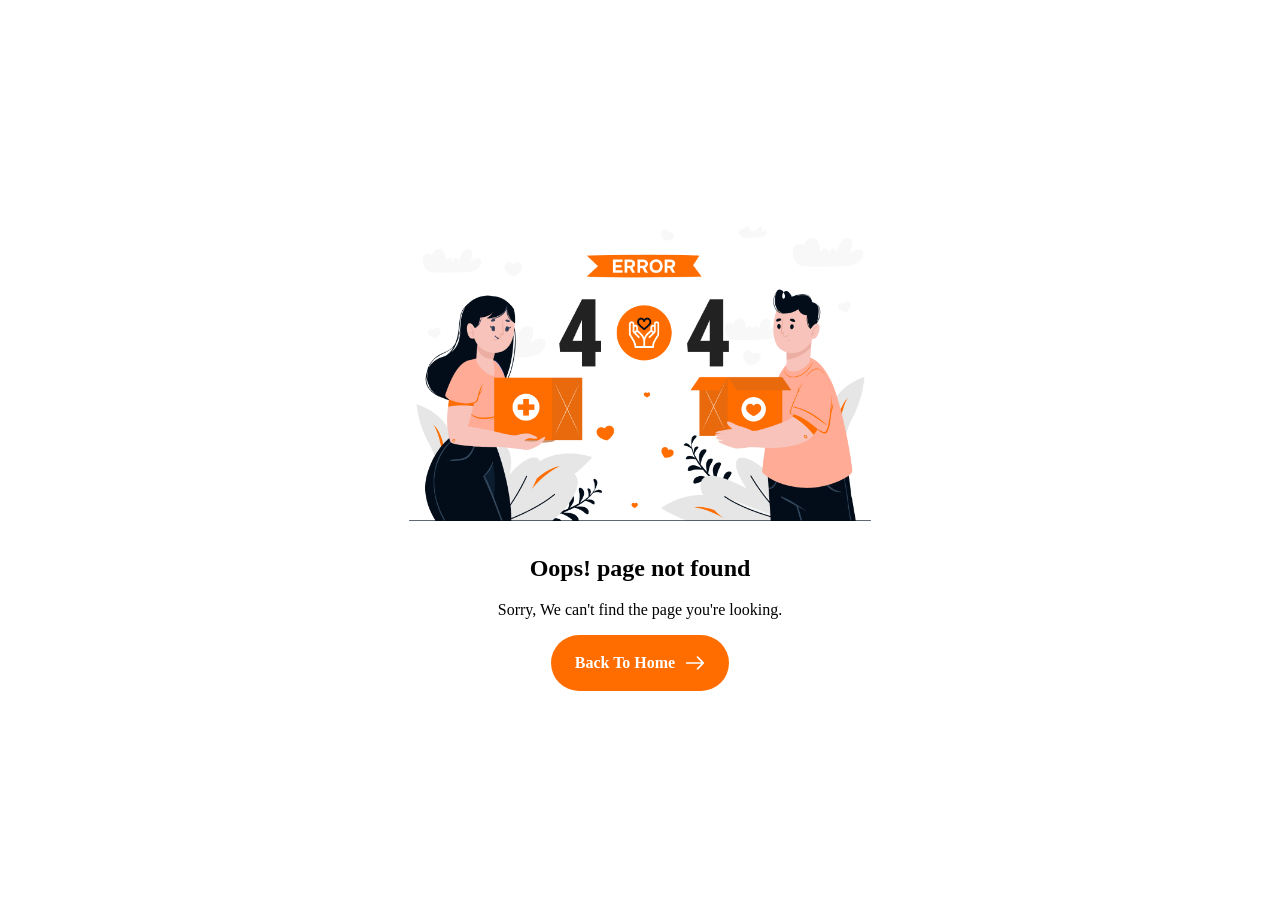
<file: 404-admin.html>
<!DOCTYPE html>
<html lang="zxx">

<head>
	<!-- Meta -->
	<meta charset="utf-8">
	<meta http-equiv="X-UA-Compatible" content="IE=edge">
	<meta name="viewport" content="width=device-width, initial-scale=1.0, maximum-scale=1">

    <title>404 Error</title>
	<!-- Mouse Cursor Css File -->
	<link rel="stylesheet" href="css/mousecursor.css">
	<!-- Main Custom Css -->

    <style>


:root{
	--primary-color			: #020D19;
	--secondary-color		: #F8F8F8;
	--text-color			: #828282;
	--accent-color			: #FF6D00;
	--white-color			: #FFFFFF;
	--divider-color			: #020D1914;
	--dark-divider-color	: #FFFFFF1A;
	--error-color			: rgb(230, 87, 87);
	--default-font			: "Inter", serif;
	--accent-font			: "Onest", serif;
}

        html, body {
    height: 100%;
    overflow: hidden !important;
        }

    .btn-default{
	position: relative;
    display: inline-block;
    background: var(--accent-color);
    color: var(--white-color);
	font-family: var(--accent-font);
    font-size: 16px;
    font-weight: 700;
    line-height: 1em;
    text-transform: capitalize;
    border: none;
    padding: 20px 54px 20px 24px;
	border-radius: 100px;
    text-decoration: none;
    transition: all 0.5s ease-in-out;
    overflow: hidden;
    z-index: 0;
}

.btn-default:hover{
	background: transparent;
    color: var(--white-color);
}

.btn-default::before{
	content: '';
    position: absolute;
    top: 50%;
    right: 0;
    width: 20px;
    height: 20px;
    background-image: url(../images/arrow-white.webp);
    background-repeat: no-repeat;
    background-position: center center;
    background-size: cover;
    transform: translate(-24px, -50%);
    transition: all 0.4s ease-in-out;
}

.btn-default:hover::before{
	transform: translate(-21px, -50%);
}

.btn-default::after{
	content: '';
    display: block;
    position: absolute;
    top: 0;
    bottom: 0;
    left: auto;
	right: 0;
    width: 0;
    height: 100%;
    background: var(--primary-color);
	border-radius: 100px;
    transition: all 0.4s ease-in-out;
    z-index: -1;
}

.btn-default:hover:after{
	width: 100%;
    left: 0;
	right: auto;
}

    /************************************/
/***    34. 404 Error Page css    ***/
/************************************/

.error-page {
    min-height: 100vh;   /* Full screen height */
    display: flex;
    align-items: center; /* Vertical center */
    justify-content: center; /* Horizontal center */
    padding: 20px;
}

.error-page-image{
	text-align: center;
	margin-bottom: 30px;
}

.error-page-image img{
	width: 100%;
	max-width: 60%;
}

 .error-page-content{
	text-align: center;
}

.error-page-content .section-title{
	margin-bottom: 15px;
}

/* 404 Page Full Screen Fix */
.error-page {
	margin-top: -20px;
    display: flex;
    align-items: center;
    justify-content: center;
}

.error-page .container,
.error-page .row,
.error-page .col-lg-12 {
    height: 100%;
}

.error-page-content {
    text-align: center;
}

.error-page-image img {
    max-height: 500px;
    width: auto;
}

    </style>
</head>
<body>
    <!-- error section start -->
    <div class="error-page">
        <div class="container">
            <div class="row">
                <div class="col-lg-12">
                    <div class="error-page-image wow fadeInUp">
                        <img src="images/404-error-img.webp" alt="">
                    </div>
                    <div class="error-page-content">
                        <div class="section-title">
                            <h2 class="text-anime-style-2" data-cursor="-opaque">Oops! <span>page not found</span></h2>
                        </div>
                        <div class="error-page-content-body">
                            <p class="wow fadeInUp" data-wow-delay="0.25s">Sorry, We can't find the page you're looking.</p>
                            <a class="btn-default wow fadeInUp" data-wow-delay="0.5s" href="admin-dashboard.html">back to home</a>
                        </div>
                    </div>
                </div>
            </div>
        </div>
    </div>
    <!-- error section end -->
</body>
    </html>
</file>
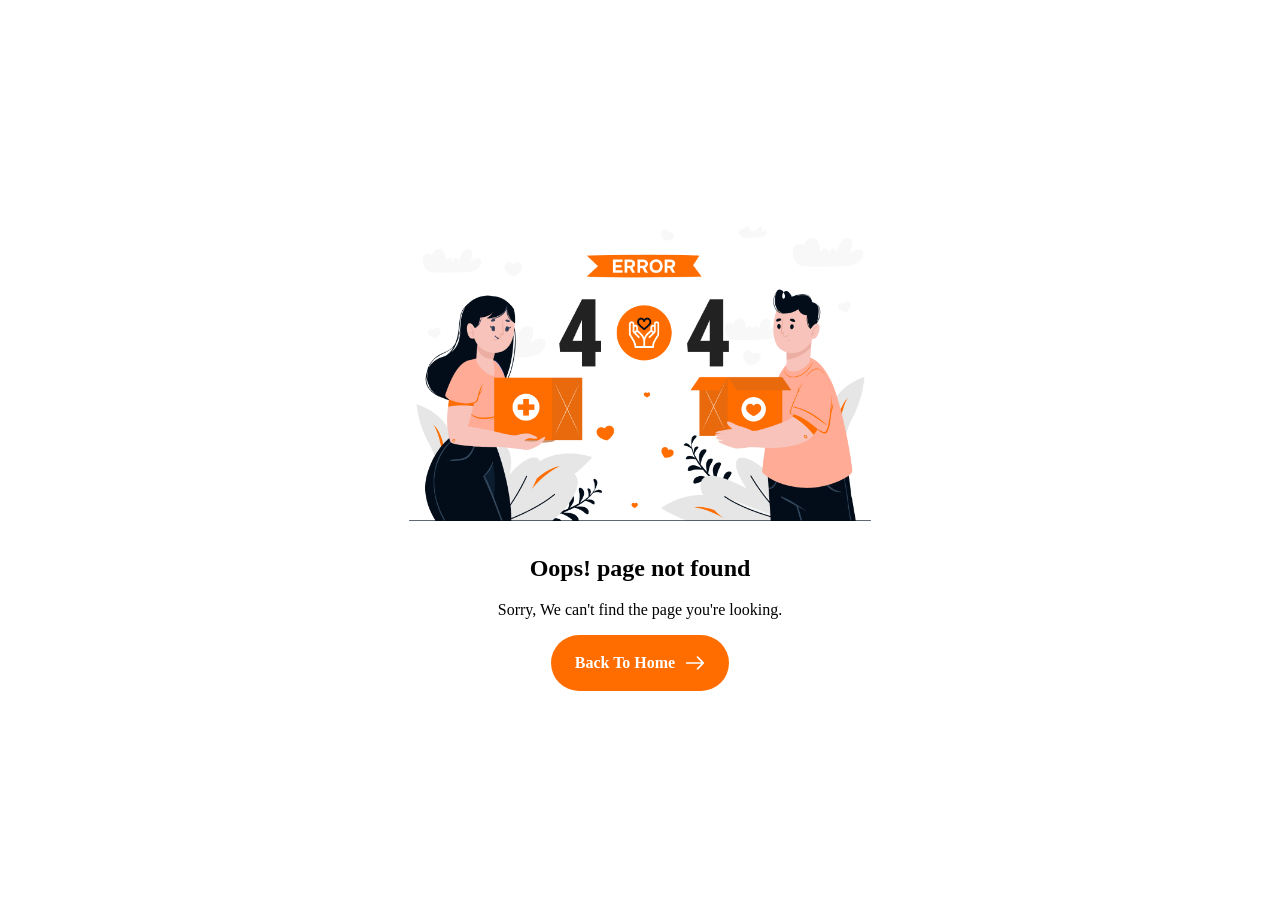
<file: 404-donar.html>
<!DOCTYPE html>
<html lang="zxx">

<head>
	<!-- Meta -->
	<meta charset="utf-8">
	<meta http-equiv="X-UA-Compatible" content="IE=edge">
	<meta name="viewport" content="width=device-width, initial-scale=1.0, maximum-scale=1">

    <title>404 Error</title>
	<!-- Mouse Cursor Css File -->
	<link rel="stylesheet" href="css/mousecursor.css">
	<!-- Main Custom Css -->

    <style>


:root{
	--primary-color			: #020D19;
	--secondary-color		: #F8F8F8;
	--text-color			: #828282;
	--accent-color			: #FF6D00;
	--white-color			: #FFFFFF;
	--divider-color			: #020D1914;
	--dark-divider-color	: #FFFFFF1A;
	--error-color			: rgb(230, 87, 87);
	--default-font			: "Inter", serif;
	--accent-font			: "Onest", serif;
}

        html, body {
    height: 100%;
    overflow: hidden !important;
        }

    .btn-default{
	position: relative;
    display: inline-block;
    background: var(--accent-color);
    color: var(--white-color);
	font-family: var(--accent-font);
    font-size: 16px;
    font-weight: 700;
    line-height: 1em;
    text-transform: capitalize;
    border: none;
    padding: 20px 54px 20px 24px;
	border-radius: 100px;
    text-decoration: none;
    transition: all 0.5s ease-in-out;
    overflow: hidden;
    z-index: 0;
}

.btn-default:hover{
	background: transparent;
    color: var(--white-color);
}

.btn-default::before{
	content: '';
    position: absolute;
    top: 50%;
    right: 0;
    width: 20px;
    height: 20px;
    background-image: url(../images/arrow-white.webp);
    background-repeat: no-repeat;
    background-position: center center;
    background-size: cover;
    transform: translate(-24px, -50%);
    transition: all 0.4s ease-in-out;
}

.btn-default:hover::before{
	transform: translate(-21px, -50%);
}

.btn-default::after{
	content: '';
    display: block;
    position: absolute;
    top: 0;
    bottom: 0;
    left: auto;
	right: 0;
    width: 0;
    height: 100%;
    background: var(--primary-color);
	border-radius: 100px;
    transition: all 0.4s ease-in-out;
    z-index: -1;
}

.btn-default:hover:after{
	width: 100%;
    left: 0;
	right: auto;
}

    /************************************/
/***    34. 404 Error Page css    ***/
/************************************/

.error-page {
    min-height: 100vh;   /* Full screen height */
    display: flex;
    align-items: center; /* Vertical center */
    justify-content: center; /* Horizontal center */
    padding: 20px;
}

.error-page-image{
	text-align: center;
	margin-bottom: 30px;
}

.error-page-image img{
	width: 100%;
	max-width: 60%;
}

 .error-page-content{
	text-align: center;
}

.error-page-content .section-title{
	margin-bottom: 15px;
}

/* 404 Page Full Screen Fix */
.error-page {
	margin-top: -20px;
    display: flex;
    align-items: center;
    justify-content: center;
}

.error-page .container,
.error-page .row,
.error-page .col-lg-12 {
    height: 100%;
}

.error-page-content {
    text-align: center;
}

.error-page-image img {
    max-height: 500px;
    width: auto;
}

    </style>
</head>
<body>
    <!-- error section start -->
    <div class="error-page">
        <div class="container">
            <div class="row">
                <div class="col-lg-12">
                    <div class="error-page-image wow fadeInUp">
                        <img src="images/404-error-img.webp" alt="">
                    </div>
                    <div class="error-page-content">
                        <div class="section-title">
                            <h2 class="text-anime-style-2" data-cursor="-opaque">Oops! <span>page not found</span></h2>
                        </div>
                        <div class="error-page-content-body">
                            <p class="wow fadeInUp" data-wow-delay="0.25s">Sorry, We can't find the page you're looking.</p>
                            <a class="btn-default wow fadeInUp" data-wow-delay="0.5s" href="donar-dashboard.html">back to home</a>
                        </div>
                    </div>
                </div>
            </div>
        </div>
    </div>
    <!-- error section end -->
</body>
    </html>
</file>
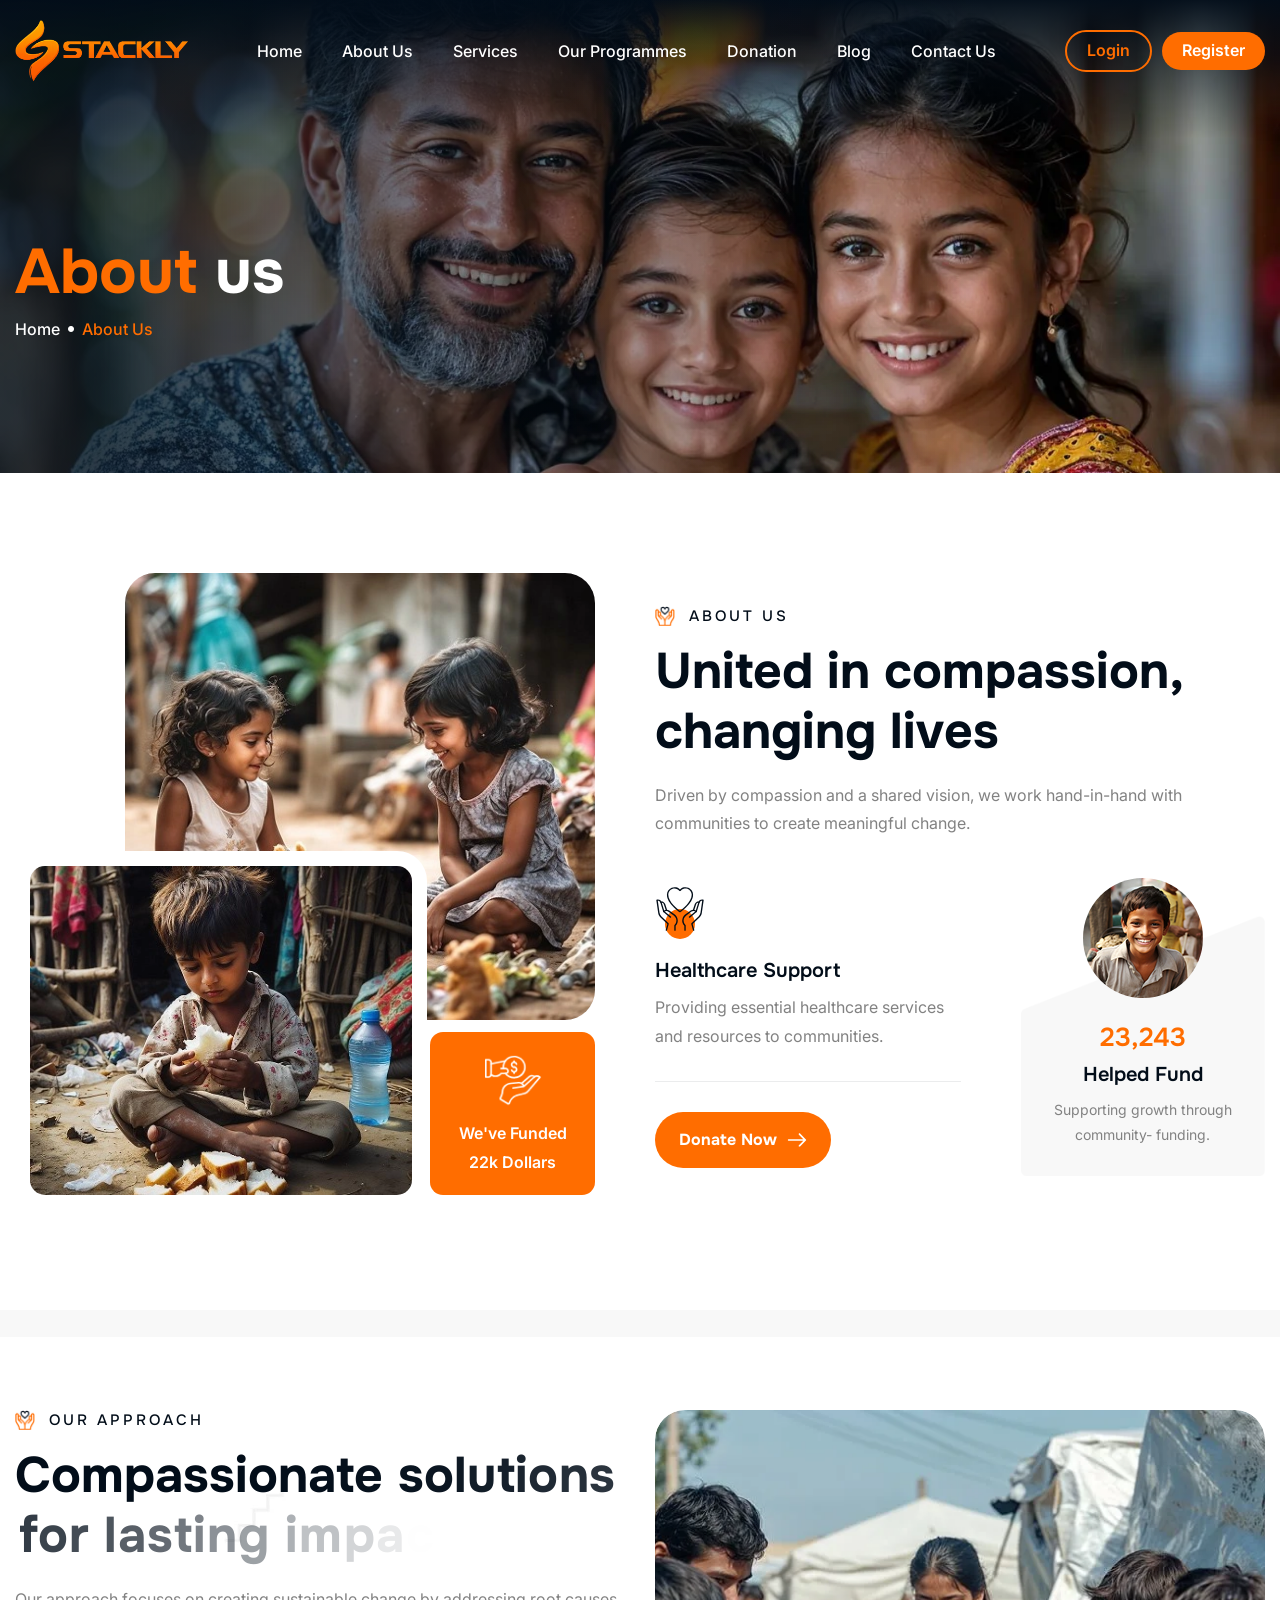
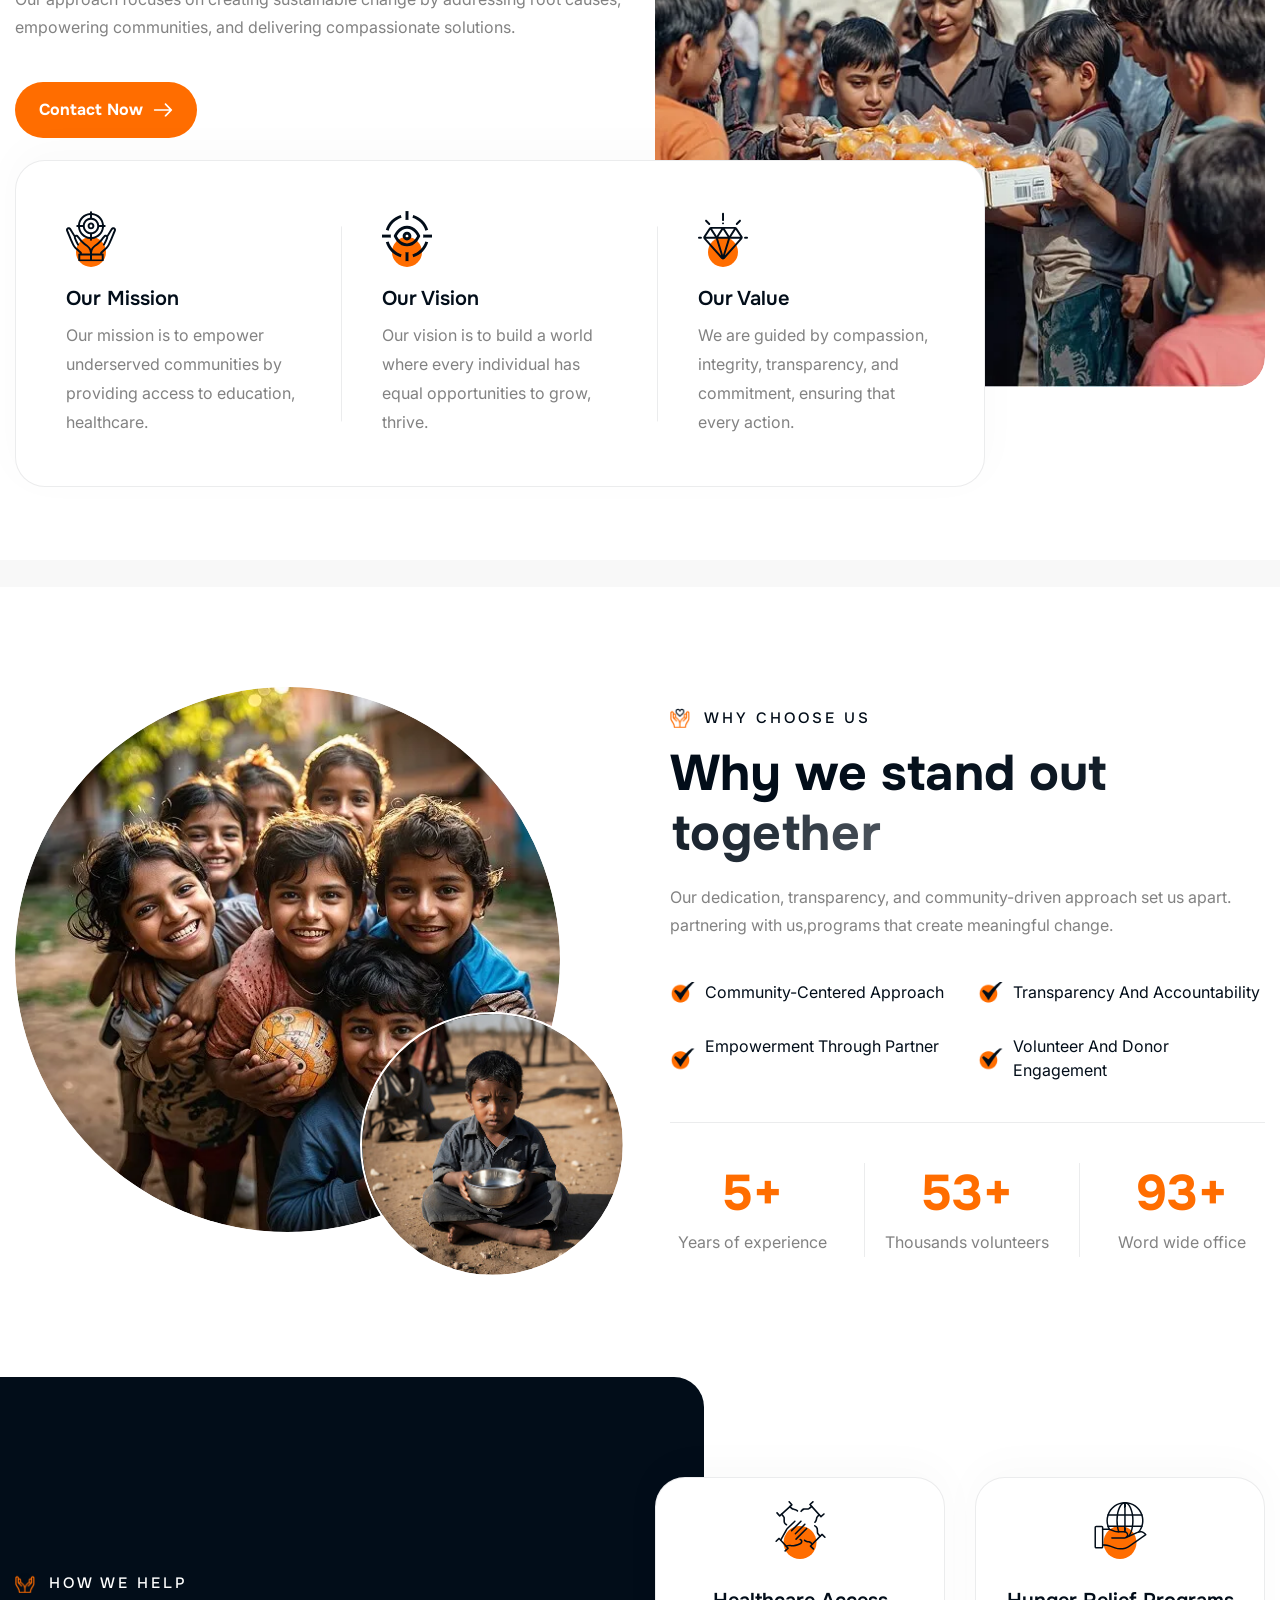
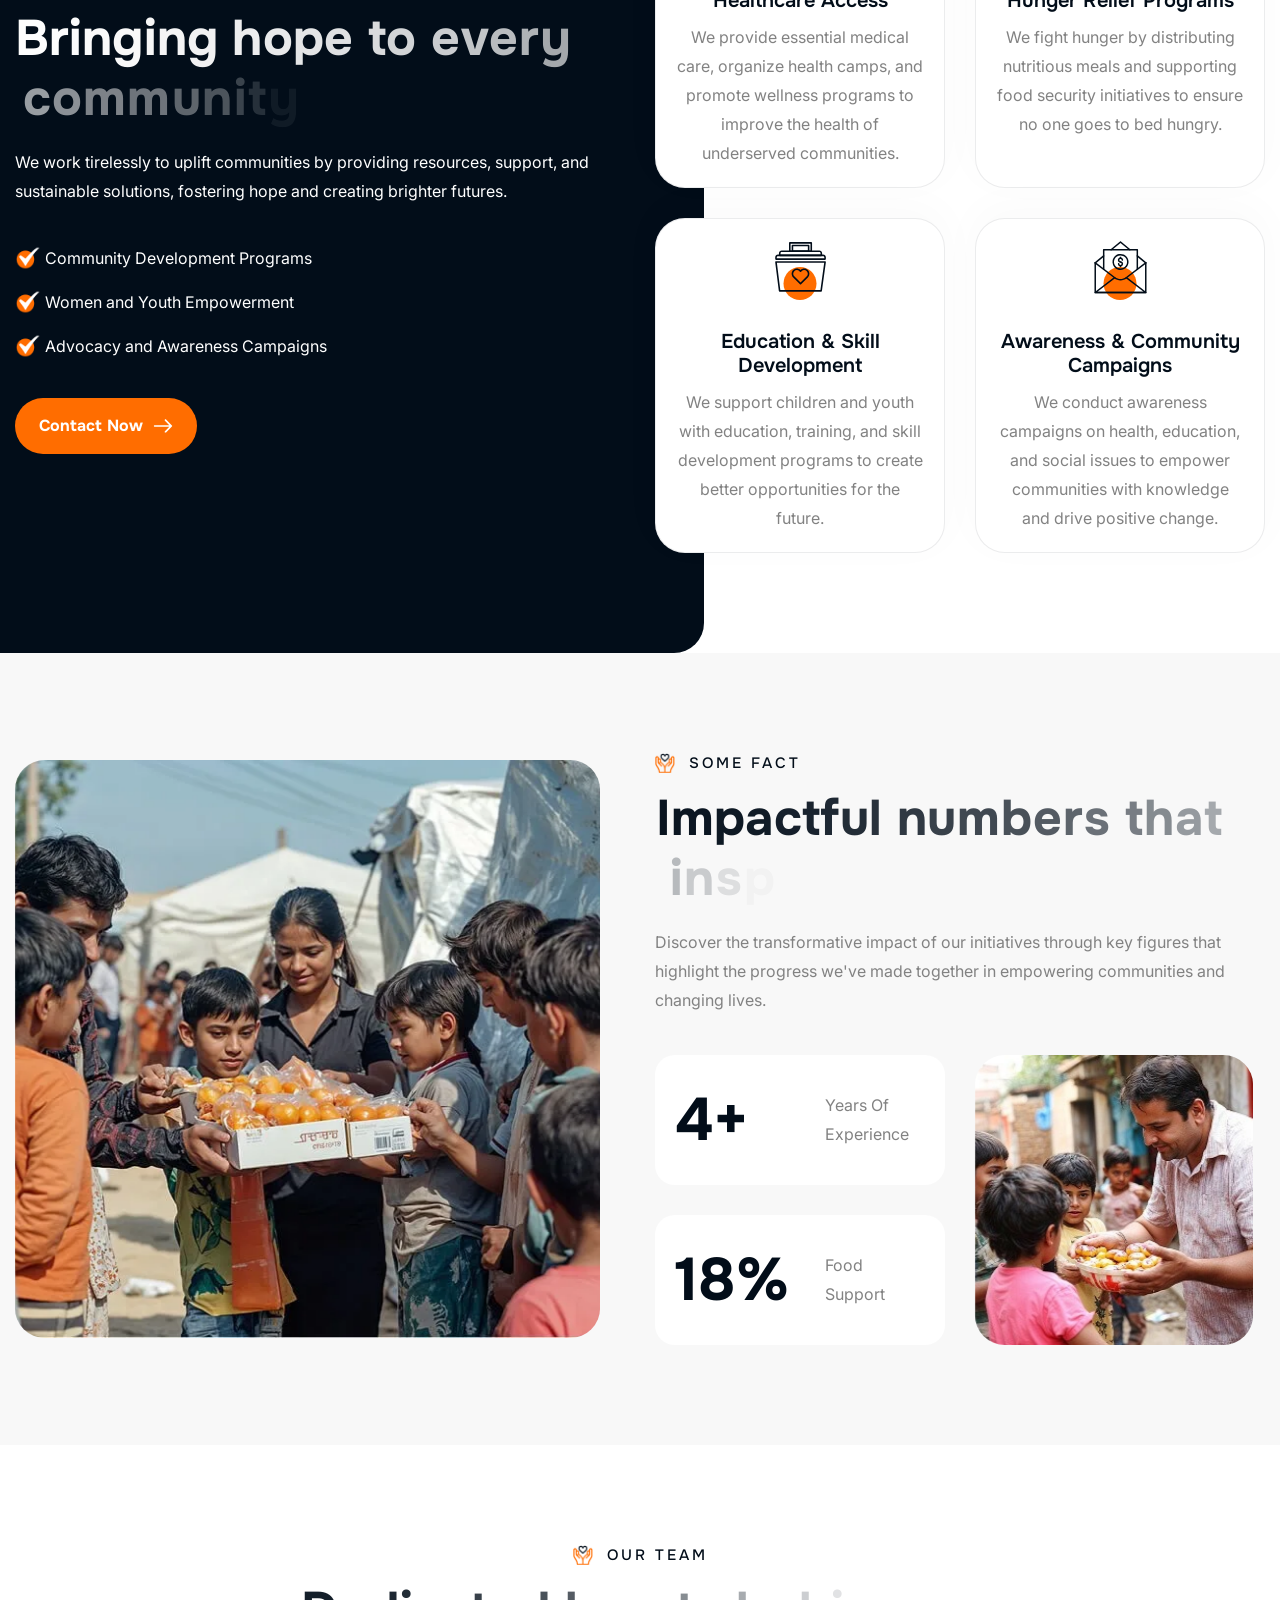
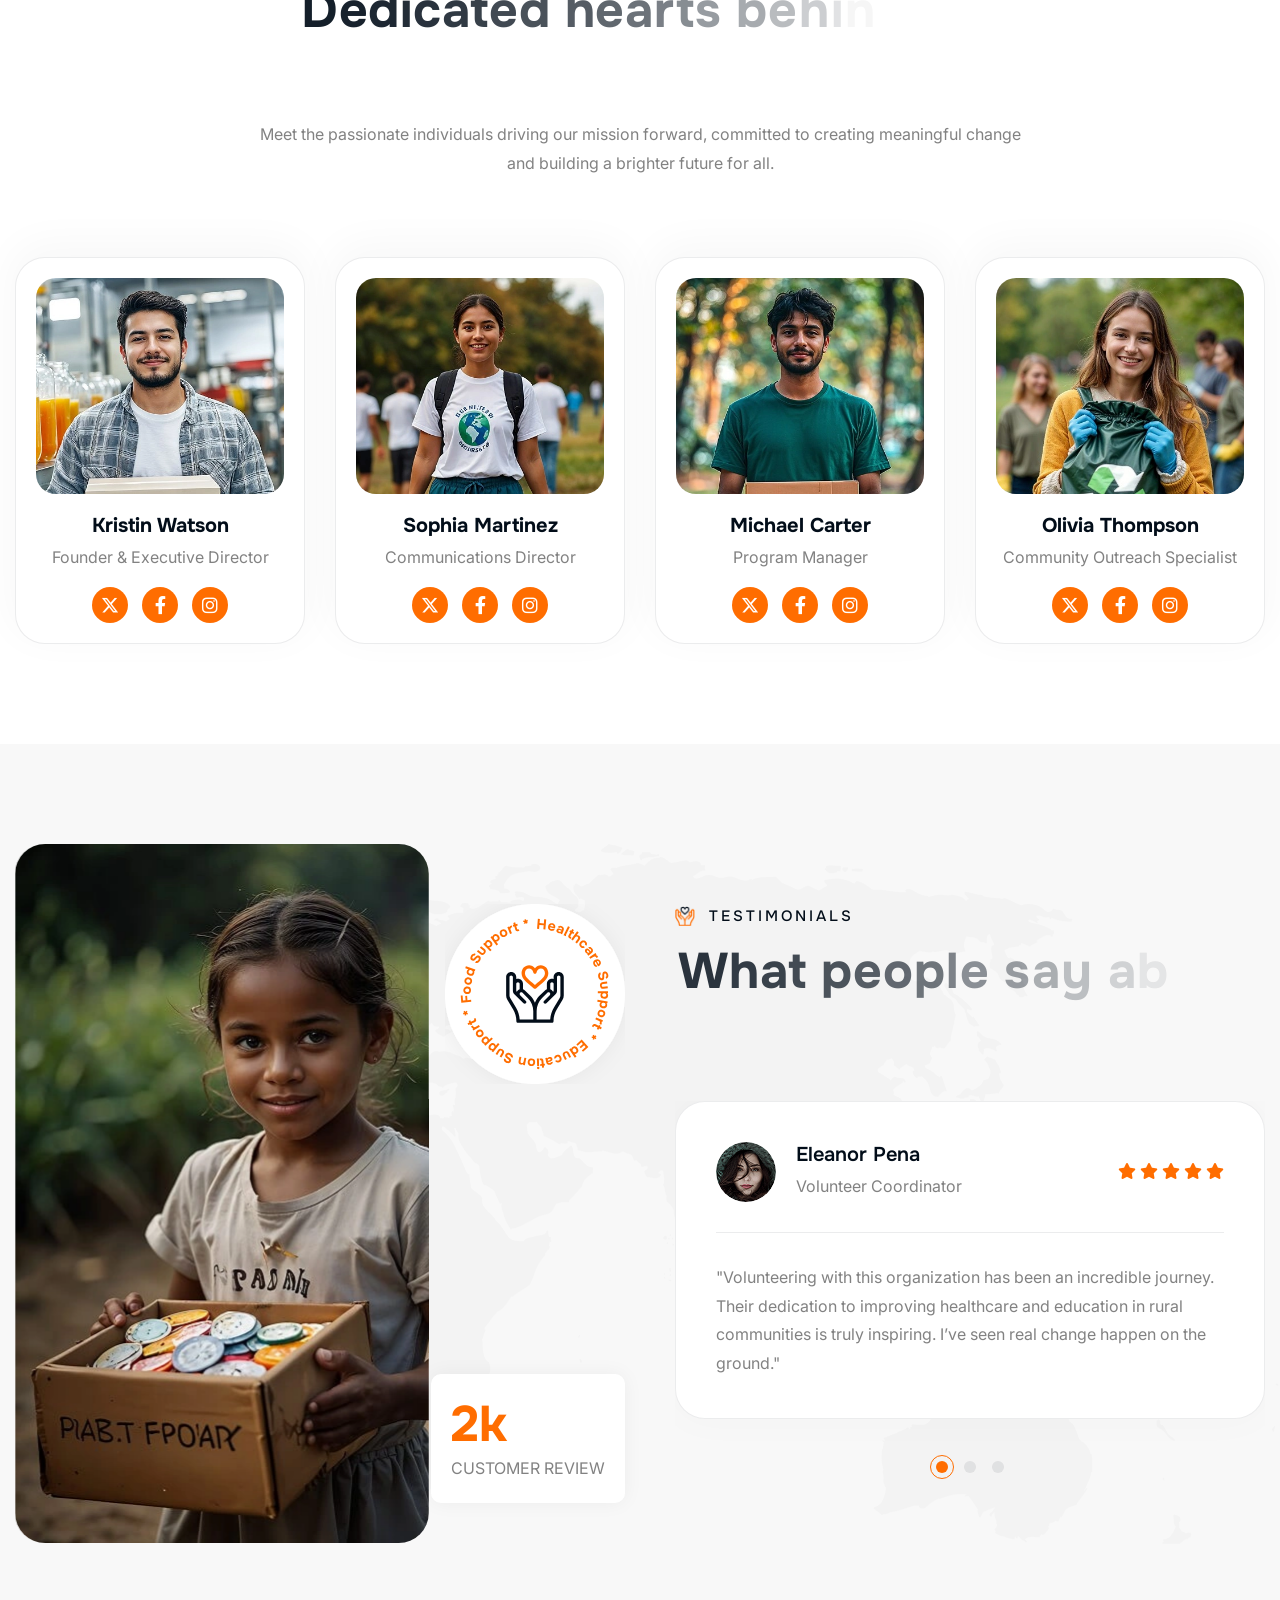
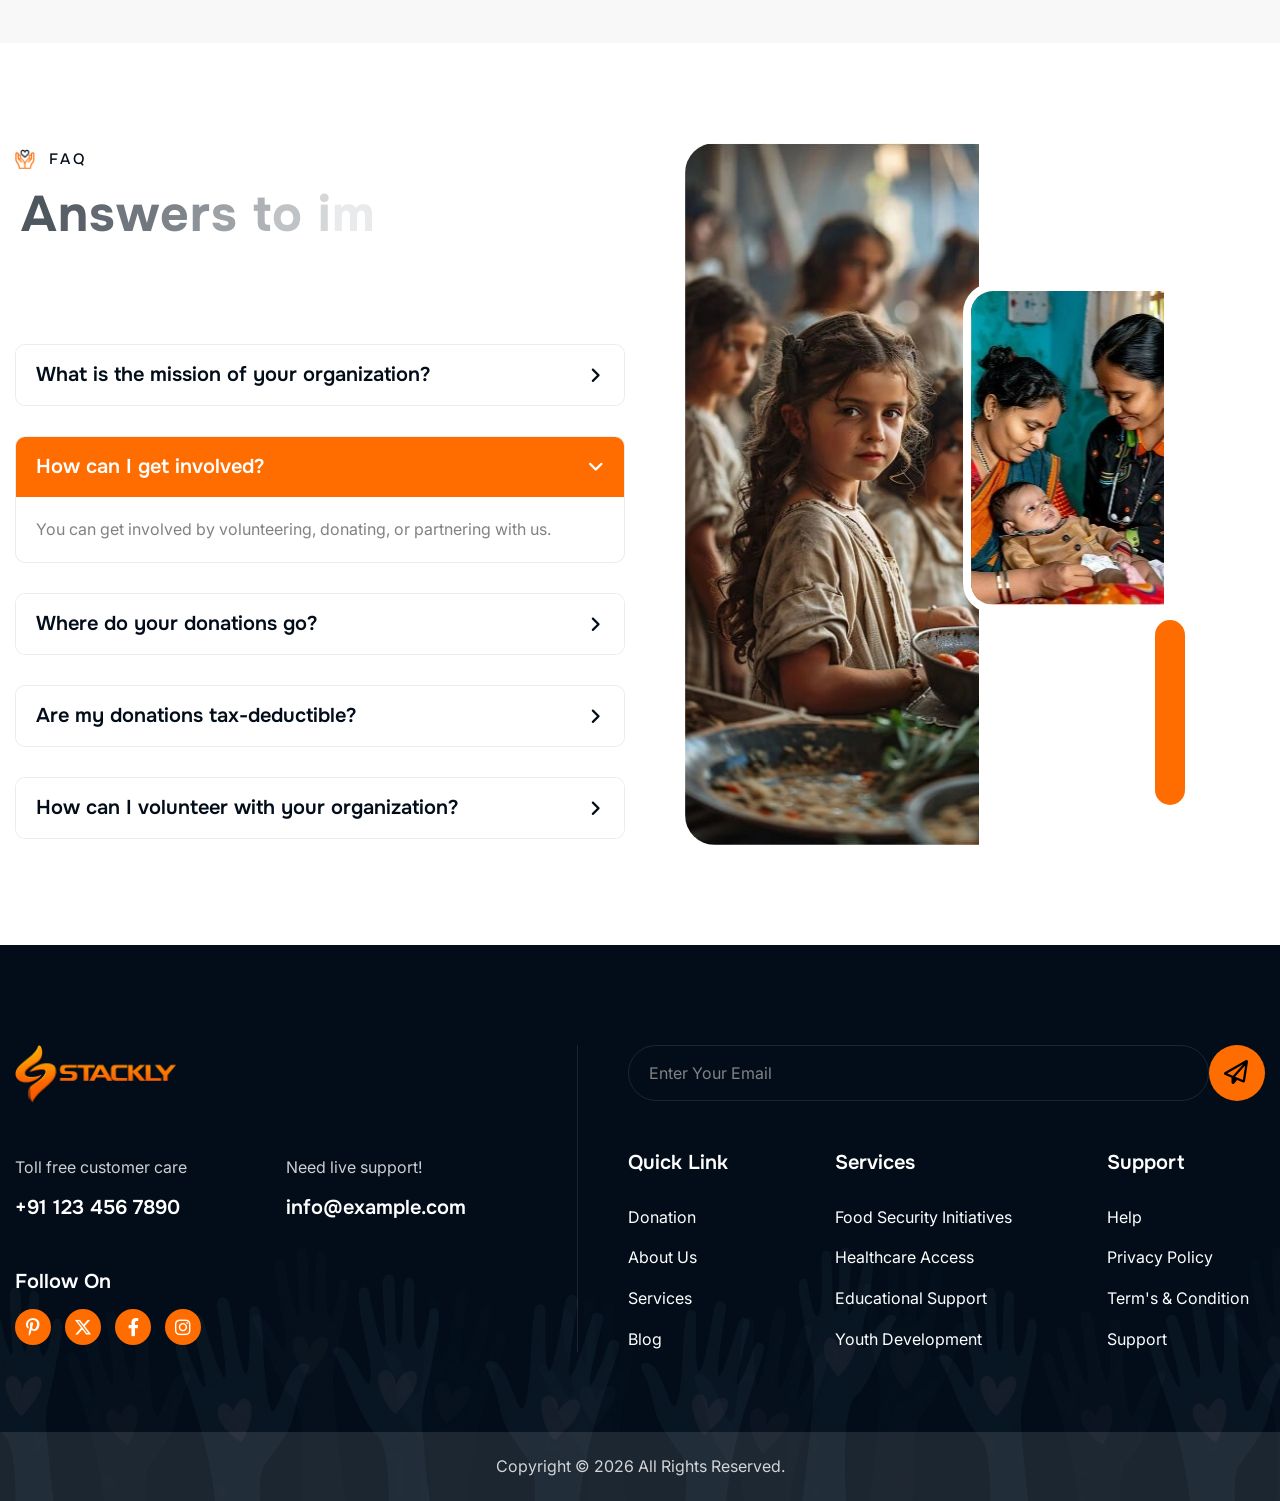
<file: about.html>
<!DOCTYPE html>
<html lang="zxx">
<head>
	<!-- Meta -->
	<meta charset="utf-8">
	<meta http-equiv="X-UA-Compatible" content="IE=edge">
	<meta name="viewport" content="width=device-width, initial-scale=1.0, maximum-scale=1">
	<!-- Page Title -->
    <title>Stackly - Non Profit</title>
	<!-- Google Fonts Css-->
	<!-- Google Fonts -->
<link rel="preconnect" href="https://fonts.googleapis.com">
<link rel="preconnect" href="https://fonts.gstatic.com" crossorigin>

<link href="https://fonts.googleapis.com/css2?family=Inter:wght@100;200;300;400;500;600;700;800;900&family=Onest:wght@100;200;300;400;500;600;700;800;900&display=swap" rel="stylesheet">
	<!-- Bootstrap Css -->
	<link href="css/bootstrap.min.css" rel="stylesheet" media="screen">
	<!-- SlickNav Css -->
	<link href="css/slicknav.min.css" rel="stylesheet">
	<!-- Swiper Css -->
	<link rel="stylesheet" href="css/swiper-bundle.min.css">
	<!-- Font Awesome Icon Css-->
	<link href="css/all.min.css" rel="stylesheet" media="screen">
	<!-- Animated Css -->
	<link href="css/animate.css" rel="stylesheet">
    <!-- Magnific Popup Core Css File -->
	<link rel="stylesheet" href="css/magnific-popup.css">
	<!-- Mouse Cursor Css File -->
	<link rel="stylesheet" href="css/mousecursor.css">
	<!-- Main Custom Css -->
	<link href="css/custom.css" rel="stylesheet" media="screen">
</head>
<body>

  <!-- Header Start -->
	<header class="main-header">
		<div class="header-sticky">
			<nav class="navbar navbar-expand-lg">
				<div class="container">
					<!-- Logo Start -->
					<a class="navbar-brand" href="index.html">
						<img src="images/logo.webp" alt="Logo">
					</a>
					<!-- Logo End -->

					<!-- Main Menu Start -->
					<div class="collapse navbar-collapse main-menu">
                        <div class="nav-menu-wrapper">
                            <ul class="navbar-nav mr-auto" id="menu">
                                <li class="nav-item"><a class="nav-link" href="index.html">Home</a></li>                        
                                <li class="nav-item"><a class="nav-link" href="about.html">About Us</a></li>
                                <li class="nav-item"><a class="nav-link" href="services.html">Services</a></li>
                                <li class="nav-item"><a class="nav-link" href="programmes.html">Our Programmes</a></li>
                                <li class="nav-item"><a class="nav-link" href="donation.html">Donation</a></li>
                                <li class="nav-item"><a class="nav-link" href="blog.html">Blog</a></li>
                                <li class="nav-item"><a class="nav-link" href="contact.html">Contact Us</a></li>            
                                 <li class="nav-item mobile-auth">
        <a href="login.html" class="nav-link">Login</a>
    </li>
    <li class="nav-item mobile-auth">
        <a href="register.html" class="nav-link">Register</a>
    </li>             
                            </ul>
                        </div>
                        <!-- Contact Now Box Start -->
                   <div class="header-btns">
    <a href="login.html" class="btn-login">Login</a>
    <a href="register.html" class="btn-register">Register</a>
</div>
                        <!-- Contact Now Box End -->
					</div>
					<!-- Main Menu End -->
					<div class="navbar-toggle"></div>
				</div>
			</nav>
			<div class="responsive-menu"></div>
		</div>
	</header>
	<!-- Header End -->

    <!-- Page Header Start -->
    <div class="page-header parallaxie">
        <div class="container">
            <div class="row align-items-center">
                <div class="col-lg-12">
                    <!-- Page Header Box Start -->
                    <div class="page-header-box">
                        <h1 class="text-anime-style-2" data-cursor="-opaque"> <span>About</span> us</h1>
                        <nav class="wow fadeInUp">
                            <ol class="breadcrumb">
                                <li class="breadcrumb-item"><a href="index.html">home</a></li>
                                <li class="breadcrumb-item active" aria-current="page">about us</li>
                            </ol>
                        </nav>
                    </div>
                    <!-- Page Header Box End -->
                </div>
            </div>
        </div>
    </div>
    <!-- Page Header End -->

    <!-- About Us Section Start -->
    <div class="about-us">
        <div class="container">
            <div class="row align-items-center">
                <div class="col-lg-6">
                    <!-- About Us Images Start -->
                    <div class="about-us-images">
                        <!-- About Image 1 Start -->
                        <div class="about-img-1">
                            <figure class="image-anime">
                                <img src="images/about-img-1.webp" alt="">
                            </figure>
                        </div>
                        <!-- About Image 1 End -->

                        <!-- About Image 2 Start -->
                        <div class="about-img-2">
                            <figure class="image-anime">
                                <img src="images/about-img-2.webp" alt="">
                            </figure>
                        </div>
                        <!-- About Image 2 End -->

                        <!-- Need Fund Box Start -->
                        <div class="need-fund-box">
                            <img src="images/icon-funded-dollar.webp" alt="">
                            <p>We've funded <span class="counter">75</span>k Dollars</p>
                        </div>
                        <!-- Need Fund Box End -->
                    </div>
                    <!-- About Us Images End -->
                </div>

                <div class="col-lg-6">
                    <!-- About Us Content Start -->
                    <div class="about-us-content">
                        <!-- Section Title Start -->
                        <div class="section-title">
                            <h3 class="wow fadeInUp">about us</h3>
                            <h2 class="text-anime-style-2" data-cursor="-opaque">United in compassion, changing lives</h2>
                            <p class="wow fadeInUp" data-wow-delay="0.2s">Driven by compassion and a shared vision, we work hand-in-hand with communities to create meaningful change.</p>
                        </div>
                        <!-- Section Title End -->

                        <!-- About Body Start -->
                        <div class="about-us-body">
                            <div class="about-us-body-content">
                                <!-- About Support Box Start -->
                                <div class="about-support-box wow fadeInUp" data-wow-delay="0.4s">
                                    <div class="icon-box">
                                        <img src="images/icon-about-support.webp" alt="">
                                    </div>
                                    <!-- About Support Content Start -->
                                    <div class="about-support-content">
                                        <h3>Healthcare Support</h3>
                                        <p>Providing essential healthcare services and resources to communities.</p>
                                    </div>
                                    <!-- About Support Content End -->
                                </div>
                                <!-- About Support Box End -->
                                
                                <!-- About Button Start -->
                                <div class="about-btn wow fadeInUp" data-wow-delay="0.6s">
                                    <a href="404.html" class="btn-default">donate now</a>
                                </div>
                                <!-- About Button End -->
                            </div>

                            <!-- Helped Fund Item Start -->
                            <div class="helped-fund-item">
                                <div class="helped-fund-img">
                                    <figure class="image-anime">
                                        <img src="images/helped-fund-img.webp" alt="">
                                    </figure>
                                </div>
                                <div class="helped-fund-content">
                                    <h2><span class="counter">75,958</span></h2>
                                    <h3>helped fund</h3>
                                    <p>Supporting growth through community- funding.</p>
                                </div>
                            </div>
                            <!-- Helped Fund Item End -->
                        </div>
                        <!-- About Body End -->
                    </div>
                    <!-- About Us Content End -->
                </div>
            </div>
        </div>
    </div>
    <!-- About Us Section End -->

    <!-- Our Approah Section Start -->
    <div class="our-approach">
        <div class="container">
            <div class="row">
                <div class="col-lg-12">
                    <!-- Our Approach Box Content Start -->
                    <div class="our-approach-box-content">
                        <!-- Our Approach Content Start -->
                        <div class="our-approach-content">
                            <!-- Section Title Start -->
                            <div class="section-title">
                                <h3 class="wow fadeInUp">our approach</h3>
                                <h2 class="text-anime-style-2" data-cursor="-opaque">Compassionate solutions for lasting impact</h2>
                                <p class="wow fadeInUp" data-wow-delay="0.2s">Our approach focuses on creating sustainable change by addressing root causes, empowering communities, and delivering compassionate solutions.</p>
                            </div>
                            <!-- Section Title End -->

                            <!-- Our Approach Button Start -->
                            <div class="our-approach-btn wow fadeInUp" data-wow-delay="0.4s">
                                <a href="contact.html" class="btn-default">contact now</a>
                            </div>
                            <!-- Our Approach Button End -->

                            <!-- Mission Vision Box Start -->
                            <div class="mission-vision-box wow fadeInUp" data-wow-delay="0.6s">
                                <!-- Mission Vision Item Start -->
                                <div class="mission-vision-item">
                                    <div class="icon-box">
                                        <img src="images/icon-our-mission.webp" alt="">
                                    </div>

                                    <div class="mission-vision-content">
                                        <h3>our mission</h3>
                                        <p> Our mission is to empower underserved communities by providing access to education, healthcare.</p>
                                    </div>
                                </div>
                                <!-- Mission Vision Item End -->

                                <!-- Mission Vision Item Start -->
                                <div class="mission-vision-item">
                                    <div class="icon-box">
                                        <img src="images/icon-our-vision.webp" alt="">
                                    </div>

                                    <div class="mission-vision-content">
                                        <h3>our vision</h3>
                                        <p>Our vision is to build a world where every individual has equal opportunities to grow, thrive.</p>
                                    </div>
                                </div>
                                <!-- Mission Vision Item End -->

                                <!-- Mission Vision Item Start -->
                                <div class="mission-vision-item">
                                    <div class="icon-box">
                                        <img src="images/icon-our-value.webp" alt="">
                                    </div>

                                    <div class="mission-vision-content">
                                        <h3>our value</h3>
                                        <p>We are guided by compassion, integrity, transparency, and commitment, ensuring that every action.</p>
                                    </div>
                                </div>
                                <!-- Mission Vision Item End -->
                            </div>
                            <!-- Mission Vision Box End -->
                        </div>
                        <!-- Our Approach Content End -->

                        <!-- Our Approach Image Start -->
                        <div class="our-approach-image">
                            <figure class="image-anime">
                                <img src="images/our-approach-image.webp" alt="">
                            </figure>
                        </div>
                        <!-- Our Approach Image End -->
                    </div>
                    <!-- Our Approach Box Content End -->
                </div>
            </div>
        </div>
    </div>
    <!-- Our Approah Section End -->

    <!-- Why Choose Us Section Start -->
    <div class="why-choose-us">
        <div class="container">
            <div class="row align-items-center">
                <div class="col-lg-6">
                    <!-- Why Choose Images Start -->
                    <div class="why-choose-images">
                        <div class="why-choose-image-1">
                            <figure class="image-anime">
                                <img src="images/why-choose-img-1.webp" alt="">
                            </figure>
                        </div>
                        <div class="why-choose-image-2">
                            <figure class="image-anime">
                                <img src="images/why-choose-img-2.webp" alt="">
                            </figure>
                        </div>
                    </div>
                    <!-- Why Choose Images End -->
                </div>
                
                <div class="col-lg-6">
                    <!-- Why Choose Content Start -->
                    <div class="why-choose-content">
                        <!-- Section Title Start -->
                        <div class="section-title">
                            <h3 class="wow fadeInUp">why choose us</h3>
                            <h2 class="text-anime-style-2" data-cursor="-opaque">Why we stand out together</h2>
                            <p class="wow fadeInUp" data-wow-delay="0.2s">Our dedication, transparency, and community-driven approach set us apart. partnering with us,programs that create meaningful change.</p>
                        </div>
                        <!-- Section Title End -->

                        <!-- Why Choose List Start -->
                        <div class="why-choose-list wow fadeInUp" data-wow-delay="0.4s">
                            <ul>
                                <li>community-centered approach</li>
                                <li>transparency and accountability</li>
                                <li>empowerment through partner</li>
                                <li>volunteer and donor engagement</li>
                            </ul>
                        </div>
                        <!-- Why Choose List End -->

                        <!-- Why Choose Counters Start -->
                        <div class="why-choose-counters">
                            <!-- Why Choose Counters Item Start -->
                            <div class="why-choose-counter-item">
                                <h2><span class="counter">25</span>+</h2>
                                <p>Years of experience</p>
                            </div>
                            <!-- Why Choose Counters Item End -->
                            
                            <!-- Why Choose Counters Item Start -->
                            <div class="why-choose-counter-item">
                                <h2><span class="counter">230</span>+</h2>
                                <p>Thousands volunteers</p>
                            </div>
                            <!-- Why Choose Counters Item End -->
                            
                            <!-- Why Choose Counters Item Start -->
                            <div class="why-choose-counter-item">
                                <h2><span class="counter">400</span>+</h2>
                                <p>Word wide office</p>
                            </div>
                            <!-- Why Choose Counters Item End -->
                        </div>
                        <!-- Why Choose Counters End -->
                    </div>
                    <!-- Why Choose Content End -->
                </div>
            </div>
        </div>
    </div>
    <!-- Why Choose Us Section End -->

    <!-- How We Help Section Start -->
    <div class="how-we-help">
        <div class="container">
            <div class="row align-items-center">
                <div class="col-lg-6">
                    <!-- How We Help Content Start -->
                    <div class="how-we-help-content">
                        <!-- Section Title Start -->
                        <div class="section-title">
                            <h3 class="wow fadeInUp">how we help</h3>
                            <h2 class="text-anime-style-2" data-cursor="-opaque">Bringing hope to every community</h2>
                            <p class="wow fadeInUp" data-wow-delay="0.2s">We work tirelessly to uplift communities by providing resources, support, and sustainable solutions, fostering hope and creating brighter futures.</p>
                        </div>
                        <!-- Section Title End -->

                        <!-- How We Help Body Start -->
                        <div class="how-we-help-body wow fadeInUp" data-wow-delay="0.4s">
                            <ul>
                                <li>Community Development Programs</li>
                                <li>Women and Youth Empowerment</li>
                                <li>Advocacy and Awareness Campaigns</li>
                            </ul>
                        </div>
                        <!-- How We Help Body End -->

                        <!-- How We Help Button Start -->
                        <div class="how-we-help-btn wow fadeInUp" data-wow-delay="0.6s">
                            <a href="contact.html" class="btn-default">contact now</a>
                        </div>
                        <!-- How We Help Button End -->
                    </div>
                    <!-- How We Help Content End -->
                </div>

                <div class="col-lg-6">
                    <!-- How Help List Start -->
                    <div class="how-help-list">
                        <!-- How Help Item Start -->
                        <div class="how-help-item wow fadeInUp">
                            <div class="icon-box">
                                <img src="images/icon-how-help-1.webp" alt="">
                            </div>
                            <div class="how-help-item-content">
                                <h3>healthcare access</h3>
                                <p>We provide essential medical care, organize health camps, and promote wellness programs to improve the health of underserved communities.</p>
                            </div>
                        </div>
                        <!-- How Help Item End -->

                        <!-- How Help Item Start -->
                        <div class="how-help-item wow fadeInUp" data-wow-delay="0.2s">
                            <div class="icon-box">
                                <img src="images/icon-how-help-2.webp" alt="">
                            </div>
                            <div class="how-help-item-content">
                                <h3>Hunger Relief Programs</h3>
                                <p>We fight hunger by distributing nutritious meals and supporting food security initiatives to ensure no one goes to bed hungry.</p>
                            </div>
                        </div>
                        <!-- How Help Item End -->

                        <!-- How Help Item Start -->
                        <div class="how-help-item wow fadeInUp" data-wow-delay="0.4s">
                            <div class="icon-box">
                                <img src="images/icon-how-help-3.webp" alt="">
                            </div>
                            <div class="how-help-item-content">
                                <h3>Education & Skill Development</h3>
                                <p>We support children and youth with education, training, and skill development programs to create better opportunities for the future.</p>
                            </div>
                        </div>
                        <!-- How Help Item End -->

                        <!-- How Help Item Start -->
                        <div class="how-help-item wow fadeInUp" data-wow-delay="0.6s">
                            <div class="icon-box">
                                <img src="images/icon-how-help-4.webp" alt="">
                            </div>
                            <div class="how-help-item-content">
                                <h3>Awareness & Community Campaigns</h3>
                                <p>We conduct awareness campaigns on health, education, and social issues to empower communities with knowledge and drive positive change.</p>
                            </div>
                        </div>
                        <!-- How Help Item End -->
                    </div>
                    <!-- How Help List End -->
                </div>
            </div>
        </div>
    </div>
    <!-- How We Help Section End -->

    <!-- Our Fact Section Start -->
    <div class="our-fact">
        <div class="container">
            <div class="row align-items-center">
                <div class="col-lg-6">
                    <!-- Our Fact Image Start -->
                    <div class="our-fact-image">
                        <figure class="image-anime reveal">
                            <img src="images/our-fact-image.webp" alt="">
                        </figure>
                    </div>
                    <!-- Our Fact Image End -->
                </div>

                <div class="col-lg-6">
                    <!-- Our Fact Content Start -->
                    <div class="our-fact-content">
                        <!-- Section Title Start -->
                        <div class="section-title">
                            <h3 class="wow fadeInUp">some fact</h3>
                            <h2 class="text-anime-style-2" data-cursor="-opaque">Impactful numbers that inspire change</h2>
                            <p class="wow fadeInUp" data-wow-delay="0.2s">Discover the transformative impact of our initiatives through key figures that highlight the progress we've made together in empowering communities and changing lives.</p>
                        </div>
                        <!-- Section Title End -->

                        <!-- Our Fact Body Start -->
                        <div class="our-fact-body">
                            <!-- Fact Counter List Start -->
                            <div class="fact-counter-list">
                                <!-- Fact Counter Item Start -->
                                <div class="fact-counter-item">
                                    <h2><span class="counter">25</span>+</h2>
                                    <p>years of experience</p>
                                </div>
                                <!-- Fact Counter Item End -->

                                <!-- Fact Counter Item Start -->
                                <div class="fact-counter-item">
                                    <h2><span class="counter">95</span>%</h2>
                                    <p>food support</p>
                                </div>
                                <!-- Fact Counter Item End -->
                            </div>
                            <!-- Fact Counter List End -->

                            <!-- Fact Body Image Start -->
                            <div class="fact-body-image">
                                <figure class="image-anime reveal">
                                    <img src="images/fact-body-image.webp" alt="">
                                </figure>
                            </div>
                            <!-- Fact Body Image End -->
                        </div>
                        <!-- Our Fact Body End -->
                    </div>
                    <!-- Our Fact Content End -->
                </div>
            </div>
        </div>
    </div>
    <!-- Our Fact Section End -->

    <!-- Our Team Section Start -->
    <div class="our-team">
        <div class="container">
            <div class="row section-row">
                <div class="col-lg-12">
                    <!-- Section Title Start -->
                    <div class="section-title">
                        <h3 class="wow fadeInUp">our team</h3>
                        <h2 class="text-anime-style-2" data-cursor="-opaque">Dedicated hearts behind our mission</h2>
                        <p class="wow fadeInUp" data-wow-delay="0.2s">Meet the passionate individuals driving our mission forward, committed to creating meaningful change and building a brighter future for all.</p>
                    </div>
                    <!-- Section Title End -->
                </div>
            </div>

            <div class="row">
                <div class="col-lg-3 col-md-6">
                    <!-- Team Item Start -->
                    <div class="team-item wow fadeInUp">
                        <!-- Team Image Start -->
                        <div class="team-image">
                            <a href="404.html" data-cursor-text="View">
                                <figure class="image-anime">
                                    <img src="images/team-1.webp" alt="">
                                </figure>
                            </a>
                        </div>	
                        <!-- Team Image End -->

                        <!-- Team Content Start -->
                        <div class="team-content">
                            <h3><a href="404.html">kristin watson</a></h3>
                            <p>founder & executive director</p>
                        </div>
                        <!-- Team Content End -->
                        
                        <!-- Team Social Icon Start -->
                        <div class="team-social-icon">
                            <ul>
                                <li><a href="404.html"><i class="fa-brands fa-x-twitter"></i></a></li>
                                <li><a href="404.html"><i class="fab fa-facebook-f"></i></a></li>
                                <li><a href="404.html"><i class="fa-brands fa-instagram"></i></a></li>
                            </ul>
                        </div>
                        <!-- Team Social Icon End -->
                    </div>
                    <!-- Team Item Start -->
                </div>

                <div class="col-lg-3 col-md-6">
                    <!-- Team Item Start -->
                    <div class="team-item wow fadeInUp" data-wow-delay="0.2s">
                        <!-- Team Image Start -->
                        <div class="team-image">
                            <a href="404.html" data-cursor-text="View">
                                <figure class="image-anime">
                                    <img src="images/team-2.webp" alt="">
                                </figure>
                            </a>
                        </div>	
                        <!-- Team Image End -->

                        <!-- Team Content Start -->
                        <div class="team-content">
                            <h3><a href="404.html">sophia martinez</a></h3>
                            <p>communications director</p>
                        </div>
                        <!-- Team Content End -->
                        
                        <!-- Team Social Icon Start -->
                        <div class="team-social-icon">
                            <ul>
                                <li><a href="404.html"><i class="fa-brands fa-x-twitter"></i></a></li>
                                <li><a href="404.html"><i class="fab fa-facebook-f"></i></a></li>
                                <li><a href="404.html"><i class="fa-brands fa-instagram"></i></a></li>
                            </ul>
                        </div>
                        <!-- Team Social Icon End -->
                    </div>
                    <!-- Team Item Start -->
                </div>

                <div class="col-lg-3 col-md-6">
                    <!-- Team Item Start -->
                    <div class="team-item wow fadeInUp" data-wow-delay="0.4s">
                        <!-- Team Image Start -->
                        <div class="team-image">
                            <a href="404.html" data-cursor-text="View">
                                <figure class="image-anime">
                                    <img src="images/team-3.webp" alt="">
                                </figure>
                            </a>
                        </div>	
                        <!-- Team Image End -->

                        <!-- Team Content Start -->
                        <div class="team-content">
                            <h3><a href="404.html">michael carter</a></h3>
                            <p>program manager</p>
                        </div>
                        <!-- Team Content End -->
                        
                        <!-- Team Social Icon Start -->
                        <div class="team-social-icon">
                            <ul>
                                <li><a href="404.html"><i class="fa-brands fa-x-twitter"></i></a></li>
                                <li><a href="404.html"><i class="fab fa-facebook-f"></i></a></li>
                                <li><a href="404.html"><i class="fa-brands fa-instagram"></i></a></li>
                            </ul>
                        </div>
                        <!-- Team Social Icon End -->
                    </div>
                    <!-- Team Item Start -->
                </div>

                <div class="col-lg-3 col-md-6">
                    <!-- Team Item Start -->
                    <div class="team-item wow fadeInUp"  data-wow-delay="0.6s">
                        <!-- Team Image Start -->
                        <div class="team-image">
                            <a href="404.html" data-cursor-text="View">
                                <figure class="image-anime">
                                    <img src="images/team-4.webp" alt="">
                                </figure>
                            </a>
                        </div>	
                        <!-- Team Image End -->

                        <!-- Team Content Start -->
                        <div class="team-content">
                            <h3><a href="404.html">olivia thompson</a></h3>
                            <p>community outreach specialist</p>
                        </div>
                        <!-- Team Content End -->
                        
                        <!-- Team Social Icon Start -->
                        <div class="team-social-icon">
                            <ul>
                                <li><a href="404.html"><i class="fa-brands fa-x-twitter"></i></a></li>
                                <li><a href="404.html"><i class="fab fa-facebook-f"></i></a></li>
                                <li><a href="404.html"><i class="fa-brands fa-instagram"></i></a></li>
                            </ul>
                        </div>
                        <!-- Team Social Icon End -->
                    </div>
                    <!-- Team Item Start -->
                </div>
            </div>
        </div>
    </div>
    <!-- Our Team Section End -->

    <!-- Our Testimonials Section Start -->
    <div class="our-testimonials">
        <div class="container">
            <div class="row align-items-center">
                <div class="col-lg-6">
                    <!-- Testimonials Image Start -->
                    <div class="testimonials-image">
                        <div class="testimonials-img">
                            <figure class="image-anime reveal">
                                <img src="images/testimonials-image.webp" alt="">
                            </figure>
                        </div>

                        <div class="helthcare-support-circle">
                            <a href="contact.html">
                                <img src="images/healthcare-support-circle.webp" alt="">
                            </a>
                        </div>

                        <div class="client-review-box">
                            <h2><span class="counter">20</span>k</h2>
                            <p>customer review</p>
                        </div> 
                    </div>
                    <!-- Testimonials Image End -->
                </div>

                <div class="col-lg-6">
                    <!-- Testimonials Content Start -->
                    <div class="testimonials-content">
                        <!-- Section Title Start -->
                        <div class="section-title">
                            <h3 class="wow fadeInUp">testimonials</h3>
                            <h2 class="text-anime-style-2" data-cursor="-opaque">What people say about us</h2>
                        </div>
                        <!-- Section Title End -->

                        <!-- Testimonial Slider Start -->
                        <div class="testimonial-slider">
                            <div class="swiper">
                                <div class="swiper-wrapper" data-cursor-text="Drag">
                                    <!-- Testimonial Slide Start -->
                                    <div class="swiper-slide">
                                        <!-- Testimonial Item Start -->
                                        <div class="testimonial-item">
                                            <!-- Testimonial Header Start -->
                                            <div class="testimonial-header">
                                                <!-- Author Info Start -->
                                                <div class="author-info">
                                                    <!-- Author Image Start -->
                                                    <div class="author-image">
                                                        <figure class="image-anime">
                                                            <img src="images/author-1.webp" alt="">
                                                        </figure>
                                                    </div>    
                                                    <!-- Author Image End -->

                                                    <!-- Author Content Start -->
                                                    <div class="author-content">
                                                        <h3>eleanor pena</h3>
                                                        <p>volunteer coordinator</p>
                                                    </div>
                                                    <!-- Author Content End -->
                                                </div>
                                                <!-- Author Info Author End -->
                                                
                                                <!-- Testimonial Rating Start -->
                                                <div class="testimonial-rating">
                                                    <i class="fa-solid fa-star"></i>
                                                    <i class="fa-solid fa-star"></i>
                                                    <i class="fa-solid fa-star"></i>
                                                    <i class="fa-solid fa-star"></i>
                                                    <i class="fa-solid fa-star"></i>
                                                </div>
                                                <!-- Testimonial Rating End -->
                                            </div>
                                            <!-- Testimonial Header End -->
                                            
                                            <!-- Testimonial Content Start -->
                                            <div class="testimonial-content">
                                                <p>
"Volunteering with this organization has been an incredible journey. Their dedication to improving healthcare and education in rural communities is truly inspiring. I’ve seen real change happen on the ground."
</p>
                                            </div>
                                            <!-- Testimonial Content End -->
                                        </div>
                                        <!-- Testimonial Item End -->
                                    </div>
                                    <!-- Testimonial Slide End -->

                                    <!-- Testimonial Slide Start -->
                                    <div class="swiper-slide">
                                        <!-- Testimonial Item Start -->
                                        <div class="testimonial-item">
                                            <!-- Testimonial Header Start -->
                                            <div class="testimonial-header">
                                                <!-- Author Info Start -->
                                                <div class="author-info">
                                                    <!-- Author Image Start -->
                                                    <div class="author-image">
                                                        <figure class="image-anime">
                                                            <img src="images/author-2.webp" alt="">
                                                        </figure>
                                                    </div>    
                                                    <!-- Author Image End -->

                                                    <!-- Author Content Start -->
                                                    <div class="author-content">
                                                        <h3>michael carter</h3>
                                                        <p>program manager</p>
                                                    </div>
                                                    <!-- Author Content End -->
                                                </div>
                                                <!-- Author Info Author End -->
                                                
                                                <!-- Testimonial Rating Start -->
                                                <div class="testimonial-rating">
                                                    <i class="fa-solid fa-star"></i>
                                                    <i class="fa-solid fa-star"></i>
                                                    <i class="fa-solid fa-star"></i>
                                                    <i class="fa-solid fa-star"></i>
                                                    <i class="fa-solid fa-star"></i>
                                                </div>
                                                <!-- Testimonial Rating End -->
                                            </div>
                                            <!-- Testimonial Header End -->
                                            
                                            <!-- Testimonial Content Start -->
                                            <div class="testimonial-content">
                                               <p>
"This NGO is making a meaningful difference by supporting families in need. From food distribution to skill development programs, their work is creating hope and opportunities for a better future."
</p>
                                            </div>
                                            <!-- Testimonial Content End -->
                                        </div>
                                        <!-- Testimonial Item End -->
                                    </div>
                                    <!-- Testimonial Slide End -->

                                    <!-- Testimonial Slide Start -->
                                    <div class="swiper-slide">
                                        <!-- Testimonial Item Start -->
                                        <div class="testimonial-item">
                                            <!-- Testimonial Header Start -->
                                            <div class="testimonial-header">
                                                <!-- Author Info Start -->
                                                <div class="author-info">
                                                    <!-- Author Image Start -->
                                                    <div class="author-image">
                                                        <figure class="image-anime">
                                                            <img src="images/author-3.webp" alt="">
                                                        </figure>
                                                    </div>    
                                                    <!-- Author Image End -->

                                                    <!-- Author Content Start -->
                                                    <div class="author-content">
                                                        <h3>sophi martinez</h3>
                                                        <p>communications director</p>
                                                    </div>
                                                    <!-- Author Content End -->
                                                </div>
                                                <!-- Author Info Author End -->
                                                
                                                <!-- Testimonial Rating Start -->
                                                <div class="testimonial-rating">
                                                    <i class="fa-solid fa-star"></i>
                                                    <i class="fa-solid fa-star"></i>
                                                    <i class="fa-solid fa-star"></i>
                                                    <i class="fa-solid fa-star"></i>
                                                    <i class="fa-solid fa-star"></i>
                                                </div>
                                                <!-- Testimonial Rating End -->
                                            </div>
                                            <!-- Testimonial Header End -->
                                            
                                            <!-- Testimonial Content Start -->
                                            <div class="testimonial-content">
                                              <p>
"I truly admire the transparency and commitment of this organization. Every contribution is used effectively, and the impact on communities is clearly visible. It’s a privilege to be part of this mission."
</p>
                                            </div>
                                            <!-- Testimonial Content End -->
                                        </div>
                                        <!-- Testimonial Item End -->
                                    </div>
                                    <!-- Testimonial Slide End -->
                                </div>
                                <div class="testimonial-pagination"></div>
                            </div>
                        </div>
                        <!-- Testimonial Slider End -->
                    </div>
                    <!-- Testimonials Content End -->
                </div>
            </div>
        </div>
    </div>
    <!-- Our Testimonials Section End -->
    
    <!-- Our Faqs Section Start -->
    <div class="our-faqs">
        <div class="container">
            <div class="row align-items-center">
                <div class="col-lg-6">
                    <div class="faqs-content">
                        <!-- Section Title Start -->
                        <div class="section-title">
                            <h3 class="wow fadeInUp">faq</h3>
                            <h2 class="text-anime-style-2" data-cursor="-opaque">Answers to important your questions</h2>
                        </div>
                        <!-- Section Title End -->

                        <!-- FAQ Accordion Start -->
                        <div class="faq-accordion" id="faqaccordion">
                            <!-- FAQ Item Start -->
                            <div class="accordion-item wow fadeInUp">
                                <h2 class="accordion-header" id="heading1">
                                    <button class="accordion-button collapsed" type="button" data-bs-toggle="collapse" data-bs-target="#collapse1" aria-expanded="true" aria-controls="collapse1">
                                        What is the mission of your organization?
                                    </button>
                                </h2>
                                <div id="collapse1" class="accordion-collapse collapse" aria-labelledby="heading1" data-bs-parent="#faqaccordion">
                                    <div class="accordion-body">
                                        <p>
Our mission is to empower underserved communities by providing access to education.
</p>
                                    </div>
                                </div>
                            </div>
                            <!-- FAQ Item End -->

                            <!-- FAQ Item Start -->
                            <div class="accordion-item wow fadeInUp" data-wow-delay="0.2s">
                                <h2 class="accordion-header" id="heading2">
                                    <button class="accordion-button" type="button" data-bs-toggle="collapse" data-bs-target="#collapse2" aria-expanded="false" aria-controls="collapse2">
                                        How can I get involved?
                                    </button>
                                </h2>
                                <div id="collapse2" class="accordion-collapse collapse show" aria-labelledby="heading2" data-bs-parent="#faqaccordion">
                                    <div class="accordion-body">
                                        <p>
You can get involved by volunteering, donating, or partnering with us.
</p>
                                    </div>
                                </div>
                            </div>
                            <!-- FAQ Item End -->

                            <!-- FAQ Item Start -->
                            <div class="accordion-item wow fadeInUp" data-wow-delay="0.4s">
                                <h2 class="accordion-header" id="heading3">
                                    <button class="accordion-button collapsed" type="button" data-bs-toggle="collapse" data-bs-target="#collapse3" aria-expanded="false" aria-controls="collapse3">
                                        Where do your donations go?
                                    </button>
                                </h2>
                                <div id="collapse3" class="accordion-collapse collapse" aria-labelledby="heading3" data-bs-parent="#faqaccordion">
                                    <div class="accordion-body">
                                        <p>
Your donations are used to fund essential programs such as food distribution.
</p>
                                    </div>
                                </div>
                            </div>
                            <!-- FAQ Item End -->    

                            <!-- FAQ Item Start -->
                            <div class="accordion-item wow fadeInUp" data-wow-delay="0.6s">
                                <h2 class="accordion-header" id="heading4">
                                    <button class="accordion-button collapsed" type="button" data-bs-toggle="collapse" data-bs-target="#collapse4" aria-expanded="false" aria-controls="collapse4">
                                        Are my donations tax-deductible?
                                    </button>
                                </h2>
                                <div id="collapse4" class="accordion-collapse collapse" aria-labelledby="heading4" data-bs-parent="#faqaccordion">
                                    <div class="accordion-body">
                                       <p>
Yes, donations are eligible for tax benefits as per applicable government regulations.
</p>
                                </div>
                                </div>
                            </div>
                            <!-- FAQ Item End -->
                            
                            <!-- FAQ Item Start -->
                            <div class="accordion-item wow fadeInUp" data-wow-delay="0.8s">
                                <h2 class="accordion-header" id="heading5">
                                    <button class="accordion-button collapsed" type="button" data-bs-toggle="collapse" data-bs-target="#collapse5" aria-expanded="false" aria-controls="collapse5">
                                        How can I volunteer with your organization?
                                    </button>
                                </h2>
                                <div id="collapse5" class="accordion-collapse collapse" aria-labelledby="heading5" data-bs-parent="#faqaccordion">
                                    <div class="accordion-body">
                                        <p>
You can volunteer by registering through our website.
</p>
                                    </div>
                                </div>
                            </div>
                            <!-- FAQ Item End -->
                        </div>
                        <!-- FAQ Accordion End -->
                    </div>
                </div>

                <div class="col-lg-6">
                    <!-- Faqs Image Start -->
                    <div class="faqs-image">
                        <div class="faqs-img-1">
                            <figure class="image-anime reveal">
                                <img src="images/faqs-image-1.webp" alt="">
                            </figure>
                        </div>

                        <div class="faqs-img-2">
                            <figure class="image-anime reveal">
                                <img src="images/faqs-image-2.webp" alt="">
                            </figure>
                        </div>
                    </div>
                    <!-- Faqs Image End -->
                </div>
            </div>
        </div>
    </div>
    <!-- Our Faqs Section End -->

      <!-- Main Footer Section Start -->
    <footer class="main-footer">
        <div class="container">
            <div class="row">
                <div class="col-lg-12">
                    <!-- Main Footer Box Start -->
                    <div class="main-footer-box">
                        <!-- Footer About Start -->
                        <div class="footer-about">
                            <!-- Footer Logo Start -->
                            <div class="footer-logo">
                                <img src="images/logo.webp" alt="">
                            </div>
                            <!-- Footer Logo End -->
                            
                            <!-- Footer Contact Detail Start -->
                            <div class="footer-contact-detail">
                                <div class="footer-contact-item">
                                    <p>Toll free customer care</p>
                                    <h3><a>+91 123 456 7890</a></h3>
                                </div>
                                
                                <div class="footer-contact-item">
                                    <p>Need live support!</p>
                                    <h3><a>info@example.com</a></h3>
                                </div>
                            </div>
                            <!-- Footer Contact Detail End -->
                            
                            <!-- Footer Social Links Start -->
                            <div class="footer-social-links">
                                <h3>Follow on</h3>
                                <ul>
                                    <li><a href="404.html"><i class="fa-brands fa-pinterest-p"></i></a></li>
                                    <li><a href="404.html"><i class="fa-brands fa-x-twitter"></i></a></li>
                                    <li><a href="404.html"><i class="fa-brands fa-facebook-f"></i></a></li>
                                    <li><a href="404.html"><i class="fa-brands fa-instagram"></i></a></li>                                    								
                                </ul>
                            </div>
                            <!-- Footer Social Links End -->
                        </div>
                        <!-- Footer About End -->

                        <!-- Footer Links Box Start -->
                        <div class="footer-links-box">
                            <!-- Newsletter Form Start -->
                            <div class="newsletter-form">
                                <form id="newsletterForm">
                                    <div class="form-group">
                                        <input type="email" name="email" class="form-control" id="mail" placeholder="Enter Your Email" required="">
                                        <button type="submit" class="newsletter-btn"><i class="fa-regular fa-paper-plane"></i></button>
                                    </div>
                                </form>
                            </div>

                            <script>
document.getElementById("newsletterForm").addEventListener("submit", function(e) {
    e.preventDefault(); // stop form submit

    const email = document.getElementById("mail").value;

    // Email validation regex
    const emailPattern = /^[^ ]+@[^ ]+\.[a-z]{2,3}$/;

    if(email === "") {
        alert("Please enter your email");
        return;
    }

    if(!emailPattern.test(email)) {
        alert("Please enter a valid email address");
        return;
    }

    // ✅ If valid → redirect
    window.location.href = "404.html";
});
</script>
                            <!-- Newsletter Form End -->

                            <!-- Footer Links Start -->
                            <div class="footer-links">
                                <h3>Quick link</h3>
                                <ul>
                                    <li><a href="donation.html">Donation</a></li>
                                    <li><a href="about.html">about us</a></li>
                                    <li><a href="services.html">services</a></li>
                                    <li><a href="blog.html">blog</a></li>
                                </ul>
                            </div>
                            <!-- Footer Links End -->
                            
                            <!-- Footer Links Start -->
                            <div class="footer-links footer-service-links">
                                <h3>services</h3>
                                <ul>
                                    <li><a href="404.html">food security initiatives</a></li>
                                    <li><a href="404.html">healthcare access</a></li>
                                    <li><a href="404.html">educational support</a></li>
                                    <li><a href="404.html">youth development</a></li>
                                </ul>
                            </div>
                            <!-- Footer Links End -->
                            
                            <!-- Footer Links Start -->
                            <div class="footer-links">
                                <h3>support</h3>
                                <ul>
                                    <li><a href="404.html">help</a></li>
                                    <li><a href="404.html">privacy policy</a></li>
                                    <li><a href="404.html">term's & condition</a></li>
                                    <li><a href="404.html">support</a></li>
                                </ul>
                            </div>
                            <!-- Footer Links End -->
                        </div>
                        <!-- Footer Links Box End -->
                    </div>
                    <!-- Main Footer Box End -->
                </div>
            </div>
        </div>

        <!-- Footer Copyright Start -->
        <div class="footer-copyright">
            <div class="container">
                <div class="row">
                    <div class="col-md-12">
                        <!-- Copyright Text Start -->
                        <div class="copyright-text">
                            <p>Copyright © 2026 All Rights Reserved.</p>
                        </div>
                        <!-- Copyright Text End -->
                    </div>
                </div>
            </div>
        </div>
        <!-- Footer Copyright End -->
    </footer>
    <!-- Main Footer Section End -->

    <!-- Jquery Library File -->
    <script src="js/jquery-3.7.1.min.js"></script>
    <!-- Bootstrap js file -->
    <script src="js/bootstrap.min.js"></script>
    <!-- Validator js file -->
    <script src="js/validator.min.js"></script>
    <!-- SlickNav js file -->
    <script src="js/jquery.slicknav.js"></script>
    <!-- Swiper js file -->
    <script src="js/swiper-bundle.min.js"></script>
    <!-- Counter js file -->
    <script src="js/jquery.waypoints.min.js"></script>
    <script src="js/jquery.counterup.min.js"></script>
    <!-- Isotop js file -->
	<script src="js/isotope.min.js"></script>
    <!-- Magnific js file -->
    <script src="js/jquery.magnific-popup.min.js"></script>
    <!-- SmoothScroll -->
    <script src="js/SmoothScroll.js"></script>
    <!-- Parallax js -->
    <script src="js/parallaxie.js"></script>
    <!-- MagicCursor js file -->
    <script src="js/gsap.min.js"></script>
    <script src="js/magiccursor.js"></script>
    <!-- Text Effect js file -->
    <script src="js/SplitText.js"></script>
    <script src="js/ScrollTrigger.min.js"></script>
    <!-- YTPlayer js File -->
    <script src="js/jquery.mb.YTPlayer.min.js"></script>
    <!-- Wow js file -->
    <script src="js/wow.min.js"></script>
    <!-- Main Custom js file -->
    <script src="js/function.js"></script>

</body>
</html>
</file>
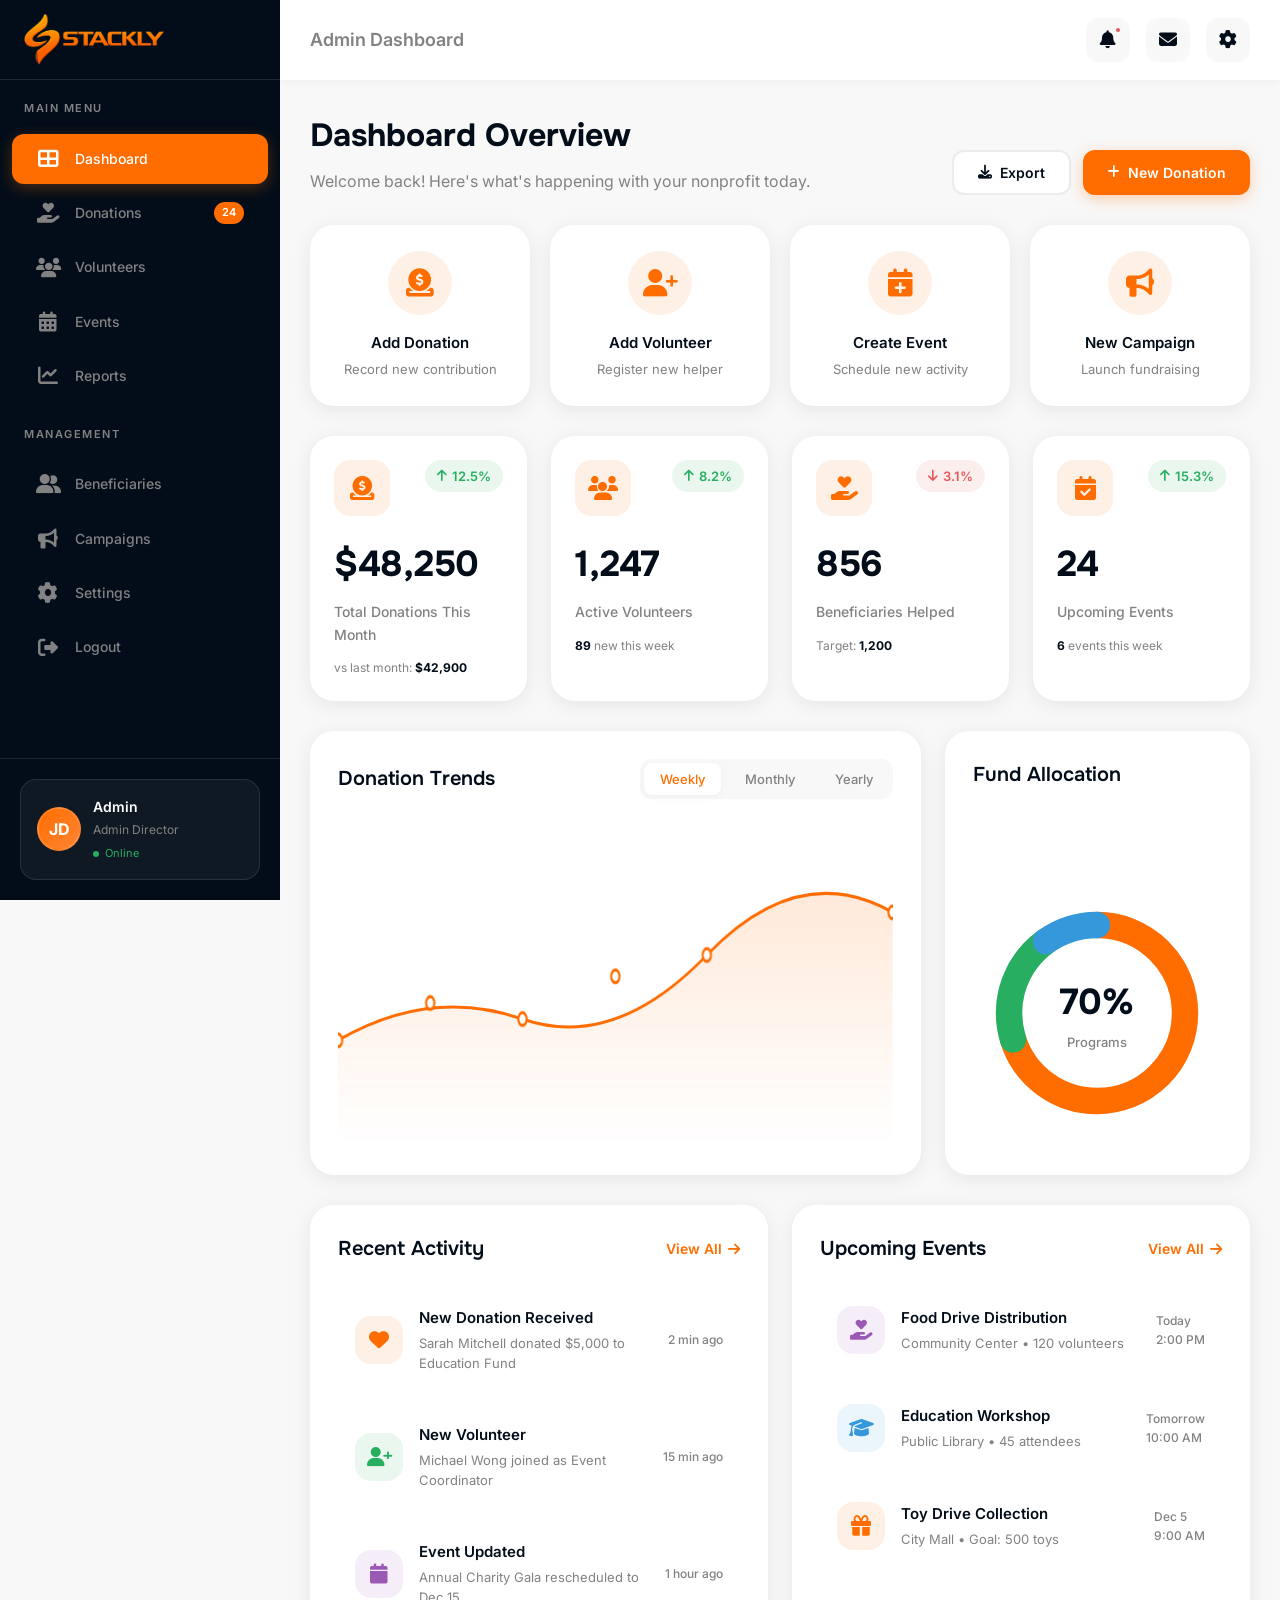
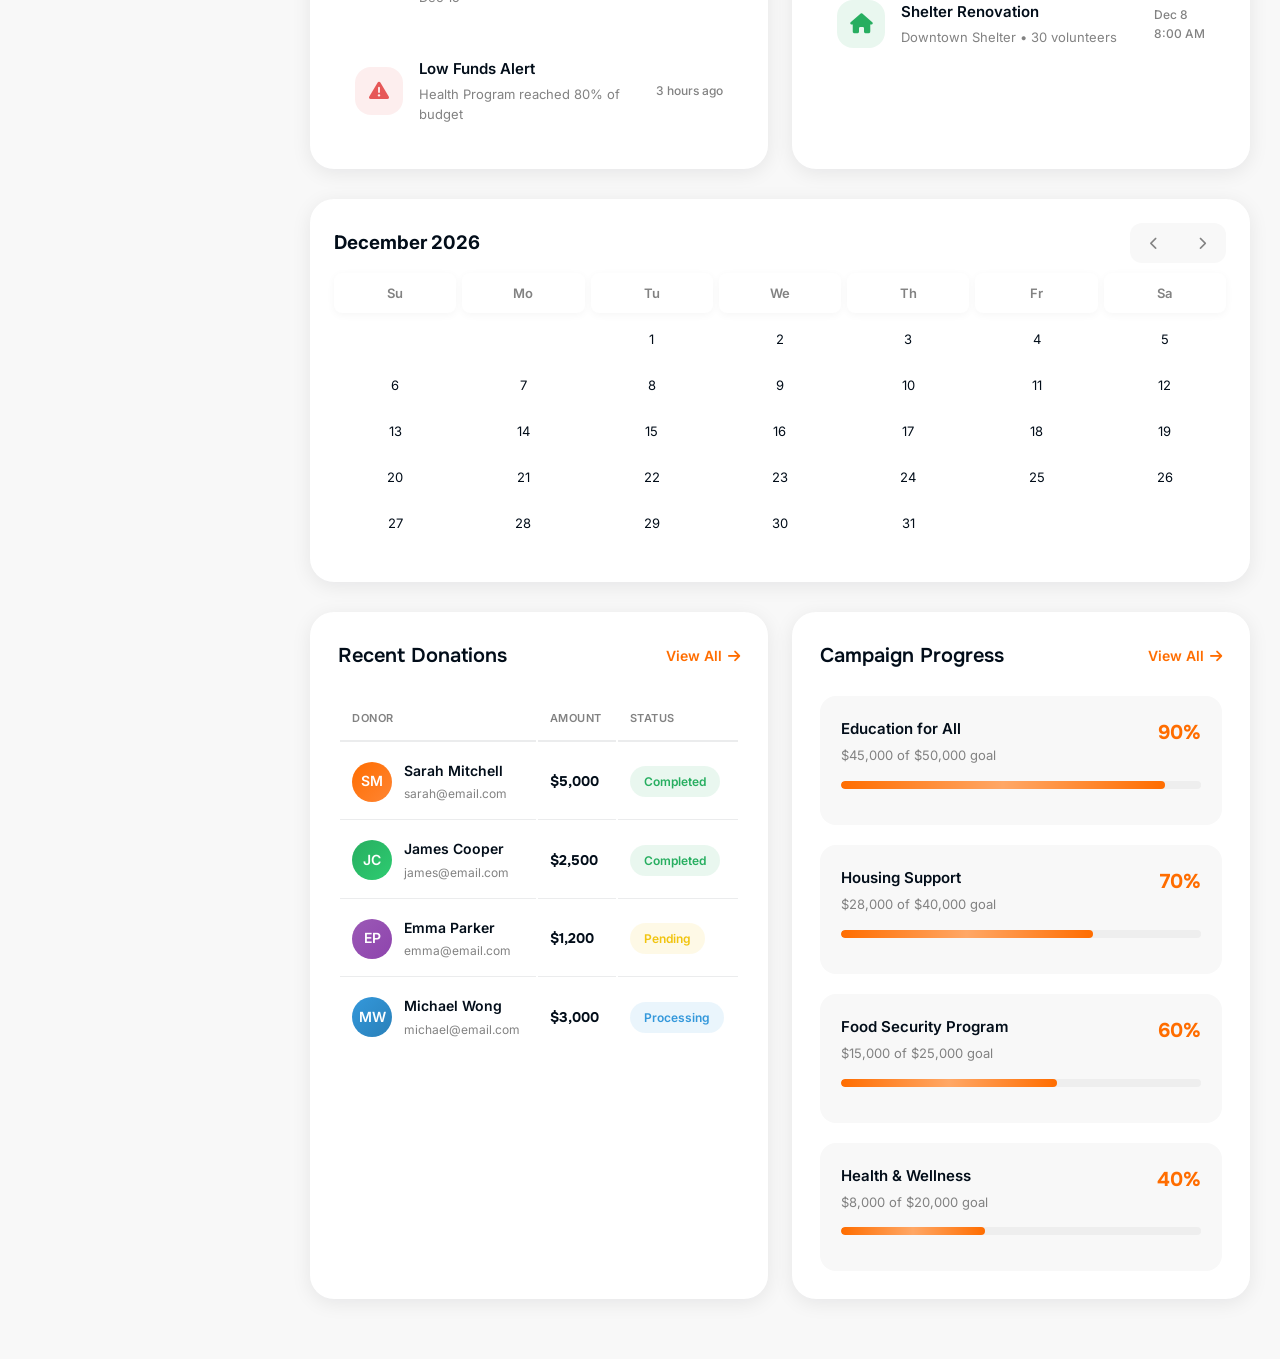
<file: admin-dashboard.html>
<!DOCTYPE html>
<html lang="en">
<head>
    <meta charset="UTF-8">
    <meta name="viewport" content="width=device-width, initial-scale=1.0">
    <title>NonProfit Admin Dashboard</title>
    <link href="https://fonts.googleapis.com/css2?family=Inter:wght@300;400;500;600;700&family=Onest:wght@400;500;600;700&display=swap" rel="stylesheet">
    <link rel="stylesheet" href="https://cdnjs.cloudflare.com/ajax/libs/font-awesome/6.4.0/css/all.min.css">
    <style>
        :root {
            --primary-color: #020D19;
            --secondary-color: #F8F8F8;
            --text-color: #828282;
            --accent-color: #FF6D00;
            --white-color: #FFFFFF;
            --divider-color: #020D1914;
            --dark-divider-color: #FFFFFF1A;
            --error-color: rgb(230, 87, 87);
            --success-color: #27ae60;
            --warning-color: #f1c40f;
            --info-color: #3498db;
            --default-font: "Inter", serif;
            --accent-font: "Onest", serif;
            --sidebar-width: 280px;
            --sidebar-collapsed: 80px;
            --header-height: 80px;
            --transition: all 0.3s cubic-bezier(0.4, 0, 0.2, 1);
            --shadow-sm: 0 2px 8px rgba(2, 13, 25, 0.04);
            --shadow-md: 0 4px 20px rgba(2, 13, 25, 0.08);
            --shadow-lg: 0 8px 40px rgba(2, 13, 25, 0.12);
            --radius-sm: 12px;
            --radius-md: 16px;
            --radius-lg: 24px;
        }

        * {
            margin: 0;
            padding: 0;
            box-sizing: border-box;
        }

        html {
            scroll-behavior: smooth;
        }

        body {
            font-family: var(--default-font);
            background-color: var(--secondary-color);
            color: var(--primary-color);
            overflow-x: hidden;
            line-height: 1.6;
        }

        /* Scrollbar */
        ::-webkit-scrollbar {
            width: 6px;
            height: 6px;
        }

        ::-webkit-scrollbar-track {
            background: var(--secondary-color);
        }

        ::-webkit-scrollbar-thumb {
            background: var(--primary-color);
            border-radius: 3px;
        }

        /* Layout */
        .dashboard-container {
            display: flex;
            min-height: 100vh;
        }

        /* Sidebar */
        .sidebar {
            width: var(--sidebar-width);
            background: var(--primary-color);
            height: 100vh;
            position: fixed;
            left: 0;
            top: 0;
            z-index: 1000;
            transition: var(--transition);
            overflow-y: auto;
            overflow-x: hidden;
            display: flex;
            flex-direction: column;
        }

        .sidebar.collapsed {
            width: var(--sidebar-collapsed);
        }

        .sidebar-header {
            padding: 24px;
            border-bottom: 1px solid var(--dark-divider-color);
            display: flex;
            align-items: center;
            gap: 15px;
            height: var(--header-height);
            flex-shrink: 0;
        }

        .logo {
            width: 45px;
            height: 45px;
            background: var(--accent-color);
            border-radius: var(--radius-sm);
            display: flex;
            align-items: center;
            justify-content: center;
            font-family: var(--accent-font);
            font-weight: 700;
            color: var(--white-color);
            font-size: 20px;
            flex-shrink: 0;
            animation: pulse 2s infinite;
            box-shadow: 0 4px 15px rgba(255, 109, 0, 0.3);
        }

        @keyframes pulse {
            0%, 100% { transform: scale(1); box-shadow: 0 4px 15px rgba(255, 109, 0, 0.3); }
            50% { transform: scale(1.05); box-shadow: 0 6px 20px rgba(255, 109, 0, 0.4); }
        }

        .logo-text {
            font-family: var(--accent-font);
            font-size: 22px;
            font-weight: 600;
            color: var(--white-color);
            white-space: nowrap;
            opacity: 1;
            transition: var(--transition);
        }

        .sidebar.collapsed .logo-text {
            opacity: 0;
            width: 0;
        }

        .nav-container {
            flex: 1;
            overflow-y: auto;
            padding: 20px 0;
        }

        .nav-section {
            margin-bottom: 24px;
        }

        .nav-label {
            padding: 0 24px 12px;
            font-size: 11px;
            text-transform: uppercase;
            letter-spacing: 1.5px;
            color: var(--text-color);
            font-weight: 600;
            white-space: nowrap;
            opacity: 1;
            transition: var(--transition);
        }

        .sidebar.collapsed .nav-label {
            opacity: 0;
            padding: 0;
            height: 0;
            margin: 0;
        }

        .nav-item {
            padding: 14px 24px;
            display: flex;
            align-items: center;
            gap: 15px;
            color: var(--text-color);
            text-decoration: none;
            transition: var(--transition);
            position: relative;
            margin: 4px 12px;
            border-radius: var(--radius-sm);
            cursor: pointer;
        }

        .nav-item:hover {
            background: var(--dark-divider-color);
            color: var(--white-color);
            transform: translateX(5px);
        }

        .nav-item.active {
            background: var(--accent-color);
            color: var(--white-color);
            box-shadow: 0 4px 15px rgba(255, 109, 0, 0.3);
        }

        .nav-item i {
            font-size: 20px;
            width: 24px;
            text-align: center;
            flex-shrink: 0;
        }

        .nav-text {
            white-space: nowrap;
            font-size: 14px;
            font-weight: 500;
            opacity: 1;
            transition: var(--transition);
            flex: 1;
        }

        .sidebar.collapsed .nav-text {
            opacity: 0;
            width: 0;
        }

        .nav-badge {
            background: var(--accent-color);
            color: var(--white-color);
            padding: 2px 8px;
            border-radius: 20px;
            font-size: 11px;
            font-weight: 600;
            opacity: 1;
            transition: var(--transition);
            flex-shrink: 0;
        }

        .sidebar.collapsed .nav-badge {
            opacity: 0;
            width: 0;
            padding: 0;
        }

        /* Fixed Profile Section - Properly Styled */
        .sidebar-footer {
            padding: 20px;
            border-top: 1px solid var(--dark-divider-color);
            background: var(--primary-color);
            flex-shrink: 0;
            margin-top: auto;
        }

        .user-profile {
            display: flex;
            align-items: center;
            gap: 12px;
            padding: 16px;
            border-radius: var(--radius-md);
            background: rgba(255, 255, 255, 0.05);
            border: 1px solid var(--dark-divider-color);
            transition: var(--transition);
            position: relative;
            overflow: hidden;
        }

        .user-profile::before {
            content: '';
            position: absolute;
            top: 0;
            left: 0;
            width: 100%;
            height: 100%;
            background: linear-gradient(135deg, rgba(255, 109, 0, 0.1), transparent);
            opacity: 0;
            transition: opacity 0.3s ease;
        }

        .user-profile:hover {
            transform: translateY(-2px);
            border-color: var(--accent-color);
            box-shadow: 0 4px 20px rgba(0,0,0,0.3);
        }

        .user-profile:hover::before {
            opacity: 1;
        }

        .user-avatar {
            width: 44px;
            height: 44px;
            border-radius: 50%;
            background: linear-gradient(135deg, var(--accent-color), #ff8533);
            display: flex;
            align-items: center;
            justify-content: center;
            color: var(--white-color);
            font-weight: 700;
            font-size: 16px;
            flex-shrink: 0;
            position: relative;
            z-index: 1;
            border: 2px solid rgba(255, 255, 255, 0.1);
        }

        .user-avatar::after {
            content: '';
            position: absolute;
            inset: -3px;
            border-radius: 50%;
            border: 2px solid var(--accent-color);
            opacity: 0;
            transition: opacity 0.3s ease;
        }

        .user-profile:hover .user-avatar::after {
            opacity: 1;
            animation: rotate 2s linear infinite;
        }

        @keyframes rotate {
            from { transform: rotate(0deg); }
            to { transform: rotate(360deg); }
        }

        .user-info {
            opacity: 1;
            transition: var(--transition);
            overflow: hidden;
            flex: 1;
            position: relative;
            z-index: 1;
        }

        .sidebar.collapsed .user-info {
            opacity: 0;
            width: 0;
            flex: 0;
        }

        .user-name {
            color: var(--white-color);
            font-size: 14px;
            font-weight: 600;
            white-space: nowrap;
            margin-bottom: 2px;
        }

        .user-role {
            color: var(--text-color);
            font-size: 12px;
            white-space: nowrap;
        }

        .user-status {
            display: flex;
            align-items: center;
            gap: 6px;
            margin-top: 6px;
            font-size: 11px;
            color: var(--success-color);
        }

        .status-dot {
            width: 6px;
            height: 6px;
            background: var(--success-color);
            border-radius: 50%;
            animation: blink 2s infinite;
        }

        @keyframes blink {
            0%, 100% { opacity: 1; }
            50% { opacity: 0.4; }
        }

        .user-menu-icon {
            color: var(--text-color);
            font-size: 14px;
            opacity: 0;
            transition: var(--transition);
            position: relative;
            z-index: 1;
        }

        .user-profile:hover .user-menu-icon {
            opacity: 1;
            transform: translateX(4px);
        }

        /* Main Content */
        .main-content {
            flex: 1;
            margin-left: var(--sidebar-width);
            transition: var(--transition);
            min-height: 100vh;
            display: flex;
            flex-direction: column;
        }

        .sidebar.collapsed + .main-content {
            margin-left: var(--sidebar-collapsed);
        }

        /* Header */
        .header {
            background: var(--white-color);
            padding: 20px 30px;
            display: flex;
            justify-content: space-between;
            align-items: center;
            box-shadow: var(--shadow-sm);
            position: sticky;
            top: 0;
            z-index: 100;
            height: var(--header-height);
        }

        .header-left {
            display: flex;
            align-items: center;
            gap: 20px;
        }

        .toggle-btn {
            width: 44px;
            height: 44px;
            border: none;
            background: var(--secondary-color);
            border-radius: var(--radius-sm);
            cursor: pointer;
            display: flex;
            align-items: center;
            justify-content: center;
            color: var(--primary-color);
            font-size: 18px;
            transition: var(--transition);
        }

        .toggle-btn:hover {
            background: var(--accent-color);
            color: var(--white-color);
            transform: rotate(180deg);
        }

        .search-box {
            position: relative;
            width: 320px;
        }

        .search-box input {
            width: 100%;
            padding: 14px 20px 14px 48px;
            border: 2px solid var(--divider-color);
            border-radius: var(--radius-md);
            font-family: var(--default-font);
            font-size: 14px;
            transition: var(--transition);
            background: var(--secondary-color);
        }

        .search-box input:focus {
            outline: none;
            border-color: var(--accent-color);
            box-shadow: 0 0 0 4px rgba(255, 109, 0, 0.1);
        }

        .search-box i {
            position: absolute;
            left: 16px;
            top: 50%;
            transform: translateY(-50%);
            color: var(--text-color);
            font-size: 18px;
        }

        .header-right {
            display: flex;
            align-items: center;
            gap: 16px;
        }

        .header-btn {
            width: 44px;
            height: 44px;
            border: none;
            background: var(--secondary-color);
            border-radius: var(--radius-sm);
            cursor: pointer;
            display: flex;
            align-items: center;
            justify-content: center;
            color: var(--primary-color);
            font-size: 18px;
            transition: var(--transition);
            position: relative;
        }

        .header-btn:hover {
            background: var(--accent-color);
            color: var(--white-color);
            transform: translateY(-3px);
            box-shadow: 0 4px 15px rgba(255, 109, 0, 0.3);
        }

        .notification-dot {
            position: absolute;
            top: 8px;
            right: 8px;
            width: 8px;
            height: 8px;
            background: var(--error-color);
            border-radius: 50%;
            animation: blink 1.5s infinite;
            border: 2px solid var(--secondary-color);
        }

        /* Content Area */
        .content {
            padding: 30px;
            flex: 1;
        }

        .page-header {
            margin-bottom: 30px;
            display: flex;
            justify-content: space-between;
            align-items: end;
            flex-wrap: wrap;
            gap: 20px;
        }

        .page-title {
            font-family: var(--accent-font);
            font-size: 32px;
            font-weight: 700;
            color: var(--primary-color);
            margin-bottom: 8px;
            animation: slideInLeft 0.5s ease;
        }

        .page-subtitle {
            color: var(--text-color);
            font-size: 16px;
            animation: slideInLeft 0.5s ease 0.1s both;
        }

        .page-actions {
            display: flex;
            gap: 12px;
        }

        .btn {
            padding: 12px 24px;
            border-radius: var(--radius-sm);
            font-family: var(--default-font);
            font-size: 14px;
            font-weight: 600;
            cursor: pointer;
            transition: var(--transition);
            display: inline-flex;
            align-items: center;
            gap: 8px;
            border: none;
        }

        .btn-primary {
            background: var(--accent-color);
            color: var(--white-color);
            box-shadow: 0 4px 15px rgba(255, 109, 0, 0.3);
        }

        .btn-primary:hover {
            transform: translateY(-2px);
            box-shadow: 0 6px 20px rgba(255, 109, 0, 0.4);
        }

        .btn-secondary {
            background: var(--white-color);
            color: var(--primary-color);
            border: 2px solid var(--divider-color);
        }

        .btn-secondary:hover {
            border-color: var(--accent-color);
            color: var(--accent-color);
        }

        @keyframes slideInLeft {
            from {
                opacity: 0;
                transform: translateX(-20px);
            }
            to {
                opacity: 1;
                transform: translateX(0);
            }
        }

        /* Stats Grid */
        .stats-grid {
            display: grid;
            grid-template-columns: repeat(4, 1fr);
            gap: 24px;
            margin-bottom: 30px;
        }

        .stat-card {
            background: var(--white-color);
            padding: 24px;
            border-radius: var(--radius-lg);
            box-shadow: var(--shadow-md);
            transition: var(--transition);
            position: relative;
            overflow: hidden;
            animation: slideUp 0.5s ease both;
        }

        .stat-card:nth-child(1) { animation-delay: 0.1s; }
        .stat-card:nth-child(2) { animation-delay: 0.2s; }
        .stat-card:nth-child(3) { animation-delay: 0.3s; }
        .stat-card:nth-child(4) { animation-delay: 0.4s; }

        @keyframes slideUp {
            from {
                opacity: 0;
                transform: translateY(30px);
            }
            to {
                opacity: 1;
                transform: translateY(0);
            }
        }

        .stat-card:hover {
            transform: translateY(-5px);
            box-shadow: var(--shadow-lg);
        }

        .stat-card::before {
            content: '';
            position: absolute;
            top: 0;
            left: 0;
            width: 100%;
            height: 4px;
            background: var(--accent-color);
            transform: scaleX(0);
            transform-origin: left;
            transition: transform 0.3s ease;
        }

        .stat-card:hover::before {
            transform: scaleX(1);
        }

        .stat-header {
            display: flex;
            justify-content: space-between;
            align-items: start;
            margin-bottom: 20px;
        }

        .stat-icon {
            width: 56px;
            height: 56px;
            border-radius: var(--radius-md);
            display: flex;
            align-items: center;
            justify-content: center;
            font-size: 24px;
            background: rgba(255, 109, 0, 0.1);
            color: var(--accent-color);
            transition: var(--transition);
        }

        .stat-card:hover .stat-icon {
            background: var(--accent-color);
            color: var(--white-color);
            transform: rotate(10deg) scale(1.1);
        }

        .stat-trend {
            display: flex;
            align-items: center;
            gap: 5px;
            font-size: 13px;
            font-weight: 600;
            padding: 6px 12px;
            border-radius: 20px;
            background: rgba(39, 174, 96, 0.1);
            color: var(--success-color);
        }

        .stat-trend.down {
            background: rgba(230, 87, 87, 0.1);
            color: var(--error-color);
        }

        .stat-value {
            font-family: var(--accent-font);
            font-size: 36px;
            font-weight: 700;
            color: var(--primary-color);
            margin-bottom: 8px;
            letter-spacing: -0.5px;
        }

        .stat-label {
            color: var(--text-color);
            font-size: 14px;
            font-weight: 500;
        }

        .stat-comparison {
            margin-top: 12px;
            font-size: 12px;
            color: var(--text-color);
        }

        .stat-comparison strong {
            color: var(--primary-color);
        }

        /* Charts Section */
        .charts-section {
            display: grid;
            grid-template-columns: 2fr 1fr;
            gap: 24px;
            margin-bottom: 30px;
        }

        .chart-card {
            background: var(--white-color);
            padding: 28px;
            border-radius: var(--radius-lg);
            box-shadow: var(--shadow-md);
            animation: slideUp 0.5s ease 0.5s both;
        }

        .chart-header {
            display: flex;
            justify-content: space-between;
            align-items: center;
            margin-bottom: 28px;
            flex-wrap: wrap;
            gap: 16px;
        }

        .chart-title {
            font-family: var(--accent-font);
            font-size: 20px;
            font-weight: 600;
            color: var(--primary-color);
        }

        .chart-actions {
            display: flex;
            gap: 8px;
            background: var(--secondary-color);
            padding: 4px;
            border-radius: var(--radius-sm);
        }

        .chart-btn {
            padding: 8px 16px;
            border: none;
            background: transparent;
            border-radius: 8px;
            font-family: var(--default-font);
            font-size: 13px;
            font-weight: 500;
            color: var(--text-color);
            cursor: pointer;
            transition: var(--transition);
        }

        .chart-btn:hover, .chart-btn.active {
            background: var(--white-color);
            color: var(--accent-color);
            box-shadow: var(--shadow-sm);
        }

        .chart-container {
            height: 320px;
            position: relative;
        }

        .donut-chart-container {
            display: flex;
            flex-direction: column;
            align-items: center;
            justify-content: center;
            height: 100%;
        }

        .donut-chart {
            width: 220px;
            height: 220px;
            position: relative;
        }

        .donut-center {
            position: absolute;
            top: 50%;
            left: 50%;
            transform: translate(-50%, -50%);
            text-align: center;
        }

        .donut-value {
            font-family: var(--accent-font);
            font-size: 36px;
            font-weight: 700;
            color: var(--primary-color);
        }

        .donut-label {
            font-size: 13px;
            color: var(--text-color);
            font-weight: 500;
        }

        /* SVG Chart */
        .line-chart {
            width: 100%;
            height: 100%;
        }

        .chart-line {
            fill: none;
            stroke: var(--accent-color);
            stroke-width: 3;
            stroke-linecap: round;
            stroke-linejoin: round;
            stroke-dasharray: 1000;
            stroke-dashoffset: 1000;
            animation: drawLine 2s ease forwards;
        }

        @keyframes drawLine {
            to { stroke-dashoffset: 0; }
        }

        .chart-area {
            fill: url(#gradient);
            opacity: 0;
            animation: fadeIn 1s ease 0.5s forwards;
        }

        @keyframes fadeIn {
            to { opacity: 0.3; }
        }

        .chart-dot {
            fill: var(--white-color);
            stroke: var(--accent-color);
            stroke-width: 3;
            r: 6;
            opacity: 0;
            animation: popIn 0.3s ease forwards;
            cursor: pointer;
            transition: r 0.2s ease;
        }

        .chart-dot:hover {
            r: 8;
        }

        .chart-dot:nth-child(1) { animation-delay: 0.5s; }
        .chart-dot:nth-child(2) { animation-delay: 0.6s; }
        .chart-dot:nth-child(3) { animation-delay: 0.7s; }
        .chart-dot:nth-child(4) { animation-delay: 0.8s; }
        .chart-dot:nth-child(5) { animation-delay: 0.9s; }
        .chart-dot:nth-child(6) { animation-delay: 1.0s; }

        @keyframes popIn {
            from {
                opacity: 0;
                transform: scale(0);
            }
            to {
                opacity: 1;
                transform: scale(1);
            }
        }

        /* Legend */
        .chart-legend {
            display: flex;
            justify-content: center;
            gap: 24px;
            margin-top: 24px;
            flex-wrap: wrap;
        }

        .legend-item {
            display: flex;
            align-items: center;
            gap: 8px;
            font-size: 13px;
            color: var(--text-color);
            font-weight: 500;
        }

        .legend-dot {
            width: 10px;
            height: 10px;
            border-radius: 50%;
        }

        /* Activity Section */
        .activity-section {
            display: grid;
            grid-template-columns: 1fr 1fr;
            gap: 24px;
            margin-bottom: 30px;
        }

        .activity-card {
            background: var(--white-color);
            padding: 28px;
            border-radius: var(--radius-lg);
            box-shadow: var(--shadow-md);
            animation: slideUp 0.5s ease 0.6s both;
        }

        .activity-list {
            display: flex;
            flex-direction: column;
            gap: 16px;
        }

        .activity-item {
            display: flex;
            align-items: center;
            gap: 16px;
            padding: 16px;
            border-radius: var(--radius-md);
            transition: var(--transition);
            cursor: pointer;
            border: 1px solid transparent;
        }

        .activity-item:hover {
            background: var(--secondary-color);
            transform: translateX(8px);
            border-color: var(--divider-color);
        }

        .activity-icon {
            width: 48px;
            height: 48px;
            border-radius: var(--radius-md);
            display: flex;
            align-items: center;
            justify-content: center;
            font-size: 20px;
            flex-shrink: 0;
            transition: var(--transition);
        }

        .activity-item:hover .activity-icon {
            transform: scale(1.1) rotate(5deg);
        }

        .activity-icon.donation { background: rgba(255, 109, 0, 0.1); color: var(--accent-color); }
        .activity-icon.user { background: rgba(39, 174, 96, 0.1); color: var(--success-color); }
        .activity-icon.event { background: rgba(155, 89, 182, 0.1); color: #9b59b6; }
        .activity-icon.volunteer { background: rgba(52, 152, 219, 0.1); color: var(--info-color); }
        .activity-icon.alert { background: rgba(230, 87, 87, 0.1); color: var(--error-color); }

        .activity-content {
            flex: 1;
        }

        .activity-title {
            font-size: 15px;
            font-weight: 600;
            color: var(--primary-color);
            margin-bottom: 4px;
        }

        .activity-text {
            font-size: 13px;
            color: var(--text-color);
            line-height: 1.5;
        }

        .activity-time {
            font-size: 12px;
            color: var(--text-color);
            font-weight: 500;
            white-space: nowrap;
        }

        /* Tables Section */
        .tables-section {
            display: grid;
            grid-template-columns: 1fr 1fr;
            gap: 24px;
            margin-bottom: 30px;
        }

        .table-card {
            background: var(--white-color);
            padding: 28px;
            border-radius: var(--radius-lg);
            box-shadow: var(--shadow-md);
            animation: slideUp 0.5s ease 0.7s both;
        }

        .card-header {
            display: flex;
            justify-content: space-between;
            align-items: center;
            margin-bottom: 24px;
        }

        .view-all {
            color: var(--accent-color);
            font-size: 14px;
            font-weight: 600;
            text-decoration: none;
            display: flex;
            align-items: center;
            gap: 6px;
            transition: var(--transition);
        }

        .view-all:hover {
            gap: 10px;
        }

       .data-table {
    width: 100%;
    min-width: unset;
}

.table-responsive {
    width: 100%;
    overflow-x: auto;
    -webkit-overflow-scrolling: touch;
}


@media (max-width: 768px) {

    * {
        max-width: 100%;
    }
}
.content {
    overflow-x: hidden;
}
        .data-table th {
            text-align: left;
            padding: 12px;
            font-size: 11px;
            font-weight: 600;
            color: var(--text-color);
            text-transform: uppercase;
            letter-spacing: 0.5px;
            border-bottom: 2px solid var(--divider-color);
        }

        .data-table td {
            padding: 16px 12px;
            font-size: 14px;
            border-bottom: 1px solid var(--divider-color);
            transition: var(--transition);
        }

        .data-table tr:hover td {
            background: var(--secondary-color);
        }

        .data-table tr:last-child td {
            border-bottom: none;
        }

        .user-cell {
            display: flex;
            align-items: center;
            gap: 12px;
        }

        .user-thumb {
            width: 40px;
            height: 40px;
            border-radius: 50%;
            background: linear-gradient(135deg, var(--accent-color), #ff8533);
            display: flex;
            align-items: center;
            justify-content: center;
            color: var(--white-color);
            font-weight: 600;
            font-size: 14px;
            flex-shrink: 0;
        }

        .user-details h4 {
            font-size: 14px;
            font-weight: 600;
            color: var(--primary-color);
            margin-bottom: 2px;
        }

        .user-details p {
            font-size: 12px;
            color: var(--text-color);
        }

        .status-badge {
            padding: 6px 14px;
            border-radius: 20px;
            font-size: 12px;
            font-weight: 600;
            display: inline-block;
        }

        .status-badge.active {
            background: rgba(39, 174, 96, 0.1);
            color: var(--success-color);
        }

        .status-badge.pending {
            background: rgba(241, 196, 15, 0.1);
            color: var(--warning-color);
        }

        .status-badge.completed {
            background: rgba(52, 152, 219, 0.1);
            color: var(--info-color);
        }

        .amount {
            font-family: var(--accent-font);
            font-weight: 700;
            color: var(--primary-color);
            font-size: 15px;
        }

        /* Campaign Progress */
        .campaign-list {
            display: flex;
            flex-direction: column;
            gap: 20px;
        }

        .campaign-item {
            padding: 20px;
            background: var(--secondary-color);
            border-radius: var(--radius-md);
            transition: var(--transition);
            cursor: pointer;
            border: 1px solid transparent;
        }

        .campaign-item:hover {
            transform: translateY(-2px);
            box-shadow: var(--shadow-md);
            border-color: var(--divider-color);
            background: var(--white-color);
        }

        .campaign-header {
            display: flex;
            justify-content: space-between;
            align-items: start;
            margin-bottom: 12px;
        }

        .campaign-title {
            font-size: 15px;
            font-weight: 600;
            color: var(--primary-color);
            margin-bottom: 4px;
        }

        .campaign-meta {
            font-size: 13px;
            color: var(--text-color);
        }

        .campaign-percent {
            font-family: var(--accent-font);
            font-size: 20px;
            font-weight: 700;
            color: var(--accent-color);
        }

        .progress-bar {
            width: 100%;
            height: 8px;
            background: var(--divider-color);
            border-radius: 4px;
            overflow: hidden;
            margin-top: 12px;
            position: relative;
        }

        .progress-fill {
            height: 100%;
            background: linear-gradient(90deg, var(--accent-color), #ff8533);
            border-radius: 4px;
            transition: width 1s ease;
            position: relative;
            overflow: hidden;
        }

        .progress-fill::after {
            content: '';
            position: absolute;
            top: 0;
            left: 0;
            right: 0;
            bottom: 0;
            background: linear-gradient(90deg, transparent, rgba(255,255,255,0.4), transparent);
            animation: shimmer 2s infinite;
        }

        @keyframes shimmer {
            0% { transform: translateX(-100%); }
            100% { transform: translateX(100%); }
        }

        /* Quick Actions Grid */
        .quick-actions {
            display: grid;
            grid-template-columns: repeat(4, 1fr);
            gap: 20px;
            margin-bottom: 30px;
        }

        .action-card {
            background: var(--white-color);
            padding: 24px;
            border-radius: var(--radius-lg);
            box-shadow: var(--shadow-md);
            text-align: center;
            cursor: pointer;
            transition: var(--transition);
            border: 2px solid transparent;
            animation: slideUp 0.5s ease 0.8s both;
        }

        .action-card:hover {
            transform: translateY(-5px);
            box-shadow: var(--shadow-lg);
            border-color: var(--accent-color);
        }

        .action-icon {
            width: 64px;
            height: 64px;
            border-radius: 50%;
            display: flex;
            align-items: center;
            justify-content: center;
            font-size: 28px;
            margin: 0 auto 16px;
            background: rgba(255, 109, 0, 0.1);
            color: var(--accent-color);
            transition: var(--transition);
        }

        .action-card:hover .action-icon {
            background: var(--accent-color);
            color: var(--white-color);
            transform: scale(1.1) rotate(10deg);
        }

        .action-title {
            font-size: 15px;
            font-weight: 600;
            color: var(--primary-color);
            margin-bottom: 4px;
        }

        .action-desc {
            font-size: 13px;
            color: var(--text-color);
        }

        /* Calendar Widget */
        .calendar-widget {
            background: var(--white-color);
            padding: 24px;
            border-radius: var(--radius-lg);
            box-shadow: var(--shadow-md);
            margin-bottom: 30px;
            animation: slideUp 0.5s ease 0.9s both;
        }

.calendar-header {
    display: flex;
    justify-content: space-between;
    align-items: center; /* IMPORTANT */
    margin-bottom: 10px; /* reduce space */
}

        .calendar-grid {
    display: grid;
    grid-template-columns: repeat(7, 1fr);
    gap: 6px; /* reduce gap */
}

.calendar-day {
    height: 40px;   /* FIXED HEIGHT */
    display: flex;
    align-items: center;
    justify-content: center;
    border-radius: 8px;
    font-size: 13px;
    cursor: pointer;
    transition: 0.3s;
    position: relative;
}

        .calendar-day:hover {
            background: var(--secondary-color);
        }

        .calendar-day.active {
            background: var(--accent-color);
            color: var(--white-color);
            box-shadow: 0 4px 12px rgba(255, 109, 0, 0.3);
        }

        .calendar-day.has-event::after {
            content: '';
            position: absolute;
            bottom: 6px;
            width: 4px;
            height: 4px;
            background: var(--accent-color);
            border-radius: 50%;
        }

        .calendar-day.active.has-event::after {
            background: var(--white-color);
        }

        /* Mobile Menu Overlay */
        .mobile-overlay {
            display: none;
            position: fixed;
            top: 0;
            left: 0;
            right: 0;
            bottom: 0;
            background: rgba(2, 13, 25, 0.5);
            z-index: 999;
            opacity: 0;
            transition: opacity 0.3s ease;
        }

        .mobile-overlay.active {
            display: block;
            opacity: 1;
        }

        /* Floating Action Button */
        .fab {
            position: fixed;
            bottom: 30px;
            right: 30px;
            width: 60px;
            height: 60px;
            background: var(--accent-color);
            border: none;
            border-radius: 50%;
            color: var(--white-color);
            font-size: 24px;
            cursor: pointer;
            box-shadow: 0 4px 20px rgba(255, 109, 0, 0.4);
            transition: var(--transition);
            z-index: 998;
            display: flex;
            align-items: center;
            justify-content: center;
        }

        .fab:hover {
            transform: scale(1.1) rotate(90deg);
            box-shadow: 0 6px 30px rgba(255, 109, 0, 0.5);
        }

        /* ==================== RESPONSIVE STYLES ==================== */

        /* Tablet (1024px and below) */
        @media (max-width: 1024px) {
            .stats-grid {
                grid-template-columns: repeat(2, 1fr);
            }

            .charts-section {
                grid-template-columns: 1fr;
            }

            .tables-section {
                grid-template-columns: 1fr;
            }

            .activity-section {
                grid-template-columns: 1fr;
            }

            .quick-actions {
                grid-template-columns: repeat(2, 1fr);
            }

            .search-box {
                width: 240px;
            }
        }

        /* Mobile (768px and below) */
        @media (max-width: 768px) {
            :root {
                --sidebar-width: 280px;
            }

            /* Sidebar Mobile */
            .sidebar {
                transform: translateX(-100%);
                width: var(--sidebar-width) !important;
                z-index: 1001;
            }

            .sidebar.mobile-open {
                transform: translateX(0);
            }

            .sidebar.collapsed {
                transform: translateX(-100%);
                width: var(--sidebar-width) !important;
            }

            .sidebar.collapsed .logo-text,
            .sidebar.collapsed .nav-text,
            .sidebar.collapsed .nav-label,
            .sidebar.collapsed .user-info {
                opacity: 1;
                width: auto;
            }

            .sidebar.collapsed .nav-badge {
                opacity: 1;
                width: auto;
                padding: 2px 8px;
            }

            /* Main Content Mobile */
            .main-content {
                margin-left: 0 !important;
            }

            /* Header Mobile */
            .header {
                padding: 16px 20px;
                height: auto;
                min-height: 70px;
            }

            .header-left {
                gap: 12px;
                flex: 1;
            }

            .toggle-btn {
                width: 40px;
                height: 40px;
            }

            .search-box {
                width: 100%;
                max-width: 200px;
            }

            .search-box input {
                padding: 12px 16px 12px 40px;
            }

            .header-right {
                gap: 8px;
            }

            .header-btn {
                width: 40px;
                height: 40px;
            }

            /* Content Mobile */
            .content {
                padding: 20px;
            }

            .page-header {
                flex-direction: column;
                align-items: flex-start;
                gap: 16px;
            }

            .page-title {
                font-size: 24px;
            }

            .page-actions {
                width: 100%;
            }

            .btn {
                flex: 1;
                justify-content: center;
            }

            /* Stats Grid Mobile */
            .stats-grid {
                grid-template-columns: 1fr;
                gap: 16px;
            }

            .stat-card {
                padding: 20px;
            }

            .stat-value {
                font-size: 28px;
            }

            /* Charts Mobile */
            .chart-card {
                padding: 20px;
            }

            .chart-header {
                flex-direction: column;
                align-items: flex-start;
            }

            .chart-container {
                height: 250px;
            }

            /* Activity Mobile */
            .activity-card {
                padding: 20px;
            }

            .activity-item {
                padding: 12px;
            }

            /* Tables Mobile */
            .table-card {
                padding: 20px;
                overflow-x: auto;
            }


            /* Quick Actions Mobile */
            .quick-actions {
                grid-template-columns: repeat(2, 1fr);
                gap: 12px;
            }

            .action-card {
                padding: 16px;
            }

            .action-icon {
                width: 48px;
                height: 48px;
                font-size: 20px;
            }

            .action-title {
                font-size: 13px;
            }

            .action-desc {
                font-size: 11px;
            }

            /* Calendar Mobile */
            .calendar-widget {
                padding: 16px;
            }

            .calendar-day {
                font-size: 12px;
            }

            /* FAB Mobile */
            .fab {
                bottom: 20px;
                right: 20px;
                width: 56px;
                height: 56px;
            }
        }

        /* Small Mobile (480px and below) */
        @media (max-width: 480px) {
            .header {
                padding: 12px 16px;
            }

            .search-box {
                display: none;
            }

            .content {
                padding: 16px;
            }

            .page-title {
                font-size: 22px;
            }

            .quick-actions {
                grid-template-columns: 1fr;
            }

            .action-card {
                display: flex;
                align-items: center;
                text-align: left;
                gap: 16px;
            }

            .action-icon {
                margin: 0;
                width: 48px;
                height: 48px;
                flex-shrink: 0;
            }

            .chart-actions {
                width: 100%;
                justify-content: stretch;
            }

            .chart-btn {
                flex: 1;
                text-align: center;
            }

            .user-cell {
                flex-direction: column;
                align-items: flex-start;
                gap: 8px;
            }

            .stat-header {
                flex-direction: column;
                gap: 12px;
            }

            .stat-trend {
                align-self: flex-start;
            }
        }

        /* Animations */
        @keyframes slideUp {
            from {
                opacity: 0;
                transform: translateY(30px);
            }
            to {
                opacity: 1;
                transform: translateY(0);
            }
        }

        /* Print Styles */
        @media print {
            .sidebar, .header, .fab {
                display: none;
            }
            .main-content {
                margin-left: 0;
            }
        }

        /* Hide on desktop */
.toggle-btn {
    display: none;
}

/* Show only on mobile devices */
@media (max-width: 768px) {
    .toggle-btn {
        display: block;
    }
}

#eventList {
    margin-top: 15px;
}

.event-item {
    background: #f8f8f8;
    padding: 10px;
    border-radius: 10px;
    margin-bottom: 8px;
    font-size: 13px;
    border-left: 4px solid #FF6D00;
}

.calendar-day.has-event::after {
    content: '';
    position: absolute;
    bottom: 5px;
    width: 6px;
    height: 6px;
    background: #FF6D00;
    border-radius: 50%;
}

.calendar-day.header {
    font-weight: 600;
    color: var(--text-color);
    cursor: default;
}

.calendar-day.header:hover {
    background: transparent;
}

.logo-img {
    width: 140px;
    height: auto;
    object-fit: contain;
}

.event-card {
    display: flex;
    gap: 15px;
    padding: 16px;
    border-radius: 12px;
    background: var(--secondary-color);
    margin-bottom: 12px;
    transition: 0.3s;
}

.event-card:hover {
    transform: translateX(6px);
    background: var(--white-color);
    box-shadow: var(--shadow-sm);
}

.event-date-box {
    width: 55px;
    height: 55px;
    background: var(--accent-color);
    color: white;
    border-radius: 10px;
    display: flex;
    justify-content: center;
    align-items: center;
    font-weight: bold;
}

.event-title {
    font-weight: 600;
}

.event-meta {
    font-size: 12px;
    color: var(--text-color);
}

.page-section {
    display: none;
}

#dashboardSection {
    display: block; /* default */
}

/* Counter Animation */
.counter {
    transition: 1s;
}

/* Bar Chart */
.bar-chart {
    display: flex;
    align-items: flex-end;
    gap: 15px;
    height: 200px;
}

.bar {
    flex: 1;
    background: var(--accent-color);
    height: var(--h);
    color: white;
    display: flex;
    align-items: flex-end;
    justify-content: center;
    border-radius: 8px 8px 0 0;
    font-size: 12px;
    animation: growBar 1s ease;
}

@keyframes growBar {
    from { height: 0; }
}

/* Modern Donut */
.modern-donut {
    width: 180px;
    height: 180px;
    border-radius: 50%;
    background: conic-gradient(
        var(--accent-color) 0% 70%,
        #eee 70% 100%
    );
    display: flex;
    align-items: center;
    justify-content: center;
    animation: rotateDonut 1s ease;
}

@keyframes rotateDonut {
    from { transform: rotate(-180deg); }
}

.campaign-grid {
    display: grid;
    grid-template-columns: repeat(auto-fit, minmax(280px, 1fr));
    gap: 20px;
}

.campaign-card {
    background: var(--secondary-color);
    padding: 20px;
    border-radius: 16px;
    transition: 0.3s;
}

.campaign-card:hover {
    transform: translateY(-5px);
    background: var(--white-color);
    box-shadow: var(--shadow-sm);
}

.progress-bar {
    height: 8px;
    background: #eee;
    border-radius: 10px;
    margin: 15px 0;
}

.progress-fill {
    height: 100%;
    background: var(--accent-color);
    border-radius: 10px;
    transition: width 1s ease;
}

.campaign-meta {
    display: flex;
    justify-content: space-between;
    font-size: 13px;
}

.settings-layout {
    display: grid;
    grid-template-columns: 220px 1fr;
    gap: 20px;
}

/* Sidebar */
.settings-sidebar {
    background: var(--secondary-color);
    border-radius: 12px;
    padding: 10px;
}

.settings-menu {
    padding: 12px;
    border-radius: 8px;
    cursor: pointer;
    margin-bottom: 5px;
    font-size: 14px;
}

.settings-menu:hover {
    background: #eee;
}

.settings-menu.active {
    background: var(--accent-color);
    color: white;
}

/* Content */
.settings-content {
    background: var(--secondary-color);
    padding: 20px;
    border-radius: 12px;
}

/* Tabs */
.settings-tab {
    display: none;
}

.settings-tab.active {
    display: block;
}

@media (max-width: 768px) {

    /* Layout → stack */
    .settings-layout {
        grid-template-columns: 1fr;
    }

    /* Sidebar → horizontal scroll menu */
    .settings-sidebar {
        display: flex;
        overflow-x: auto;
        gap: 10px;
        padding: 10px;
    }

    /* Menu buttons */
    .settings-menu {
        white-space: nowrap;
        flex: 0 0 auto;
        font-size: 13px;
        padding: 10px 14px;
    }

    /* Content spacing */
    .settings-content {
        padding: 15px;
    }

    /* Form grid → single column */
    .form-grid {
        grid-template-columns: 1fr;
    }

    /* Inputs full width */
    .form-grid input,
    .form-grid textarea {
        font-size: 14px;
    }

}

/* Form */
.form-grid {
    display: grid;
    grid-template-columns: 1fr 1fr;
    gap: 15px;
    margin-top: 15px;
}

.form-grid input,
.form-grid textarea {
    width: 100%;
    padding: 10px;
    border-radius: 8px;
    border: 1px solid #ccc;
}

/* Toggle */
.settings-toggle {
    display: flex;
    justify-content: space-between;
    margin-top: 15px;
}

.header-left {
    display: flex;
    align-items: center;
    gap: 12px;
}

.header-title {
    font-size: 18px;
    font-weight: 600;
    color: var(--text-color);
}

.donation-header-controls {
    display: flex;
    gap: 10px;
    flex-wrap: wrap;
}

.donation-header-controls input,
.donation-header-controls select {
    flex: 1;
    min-width: 120px;
}

.table-responsive {
    width: 100%;
    overflow-x: auto;
}

@media (max-width: 768px) {

    .data-table th,
    .data-table td {
        font-size: 12px;
        padding: 8px;
        white-space: nowrap;
    }

    /* Donor column wrap properly */
    .user-cell {
        display: flex;
        gap: 8px;
        align-items: center;
    }

    .user-details h4 {
        font-size: 13px;
    }

    .user-details p {
        font-size: 11px;
        word-break: break-word;
    }

}

/* Desktop */
.volunteer-grid {
    display: grid;
    grid-template-columns: 1fr 1fr;
    gap: 24px;
}

/* Mobile FIX */
@media (max-width: 768px) {

    .volunteer-grid {
        grid-template-columns: 1fr; /* STACK */
    }

}

.card-header {
    display: flex;
    justify-content: space-between;
    align-items: center;
    gap: 10px;
    flex-wrap: wrap; /* IMPORTANT */
}

.card-header input {
    width: 100%;
    max-width: 200px;
}

@media (max-width: 768px) {

    .card div[style*="display: flex"][style*="align-items: center"] {
        flex-wrap: wrap;
        gap: 10px !important;
    }

}

/* Desktop */
.event-grid {
    display: grid;
    grid-template-columns: 1fr 1fr;
    gap: 24px;
}

/* Mobile FIX */
@media (max-width: 768px) {

    .event-grid {
        grid-template-columns: 1fr; /* STACK */
    }

}

@media (max-width: 768px) {

    #eventCards {
        display: flex;
        flex-direction: column;
        gap: 12px;
    }

    .event-card {
        padding: 12px;
    }

}

@media (max-width: 768px) {

    .calendar-widget {
        width: 100%;
        overflow-x: hidden;
    }

    .calendar-grid {
        grid-template-columns: repeat(7, 1fr);
        font-size: 12px;
    }

    .calendar-day {
        padding: 8px 4px;
    }

}

@media (max-width: 768px) {

    .calendar-header {
        flex-wrap: wrap;
        gap: 10px;
    }

    .chart-actions {
        width: 100%;
        justify-content: flex-end;
    }

}

@media (max-width: 768px) {
    .sidebar {
        height: 100dvh;   /* dynamic viewport height */
    }
}
    </style>
</head>
<body>
    <!-- Mobile Overlay -->
    <div class="mobile-overlay" id="mobileOverlay" onclick="closeMobileMenu()"></div>

    <div class="dashboard-container">
        <!-- Sidebar -->
        <aside class="sidebar" id="sidebar">
       <div class="sidebar-header">
    <img src="images/logo.webp" alt="Logo" class="logo-img">
</div>

            <div class="nav-container">
    <div class="nav-section">
        <div class="nav-label">Main Menu</div>

        <a href="#" class="nav-item active" onclick="openSection('dashboardSection', this); return false;">
            <i class="fas fa-th-large"></i>
            <span class="nav-text">Dashboard</span>
        </a>

        <a href="#" class="nav-item" onclick="openSection('donationSection', this); return false; ">
            <i class="fas fa-hand-holding-heart"></i>
            <span class="nav-text">Donations</span>
            <span class="nav-badge">24</span>
        </a>

        <a href="#" class="nav-item" onclick="openSection('volunteerSection', this); return false;">
            <i class="fas fa-users"></i>
            <span class="nav-text">Volunteers</span>
        </a>

        <a href="#" class="nav-item" onclick="openSection('eventSection', this); return false;">
            <i class="fas fa-calendar-alt"></i>
            <span class="nav-text">Events</span>
        </a>

        <a href="#" class="nav-item" onclick="openSection('reportSection', this); return false;">
            <i class="fas fa-chart-line"></i>
            <span class="nav-text">Reports</span>
        </a>
    </div>

    <div class="nav-section">
        <div class="nav-label">Management</div>

        <a href="#" class="nav-item" onclick="openSection('beneficiarySection', this); return false;">
            <i class="fas fa-user-friends"></i>
            <span class="nav-text">Beneficiaries</span>
        </a>

        <a href="#" class="nav-item" onclick="openSection('campaignSection', this); return false;">
            <i class="fas fa-bullhorn"></i>
            <span class="nav-text">Campaigns</span>
        </a>

        <a href="#" class="nav-item" onclick="openSection('settingsSection', this); return false;">
            <i class="fas fa-cog"></i>
            <span class="nav-text">Settings</span>
        </a>

        <a href="#" class="nav-item" onclick="logoutUser()">
        <i class="fas fa-sign-out-alt"></i>
        <span class="nav-text">Logout</span>
    </a>
    </div>
</div>
            <!-- Fixed Profile Section -->
            <div class="sidebar-footer">
                <div class="user-profile">
                    <div class="user-avatar">JD</div>
                    <div class="user-info">
                        <div class="user-name" id="userEmailDisplay">Admin</div>
                        <div class="user-role">Admin Director</div>
                        <div class="user-status">
                            <span class="status-dot"></span>
                            <span>Online</span>
                        </div>
                    </div>
                    <i class="fas fa-chevron-right user-menu-icon"></i>
                </div>
            </div>
        </aside>

        <!-- Main Content -->
        <main class="main-content">
            <!-- Header -->
            <header class="header">
                <div class="header-left">
                    <button class="toggle-btn" onclick="toggleMobileMenu()" id="toggleBtn">
                        <i class="fas fa-bars"></i>
                    </button>
                    <h2 class="header-title">Admin Dashboard</h2>
                </div>
                <div class="header-right">
                    <button class="header-btn" onclick="window.location.href='404-admin.html'">
                        <i class="fas fa-bell"></i>
                        <span class="notification-dot"></span>
                    </button>
                    <button class="header-btn" onclick="window.location.href='404-admin.html'">
                        <i class="fas fa-envelope"></i>
                    </button>
                    <button class="header-btn" onclick="window.location.href='404-admin.html'">
                        <i class="fas fa-cog"></i>
                    </button>
                </div>
            </header>

            <!-- Content -->
            <div class="content">
                <div id="dashboardSection" class="page-section">
                <div class="page-header">
                    <div>
                        <h1 class="page-title">Dashboard Overview</h1>
                        <p class="page-subtitle">Welcome back! Here's what's happening with your nonprofit today.</p>
                    </div>
                    <div class="page-actions">
                        <button class="btn btn-secondary" onclick="window.location.href='404-admin.html'">
                            <i class="fas fa-download"></i>
                            Export
                        </button>
                        <button class="btn btn-primary" onclick="window.location.href='404-admin.html'">
                            <i class="fas fa-plus"></i>
                            New Donation
                        </button>
                    </div>
                </div>

                <!-- Quick Actions -->
                <div class="quick-actions">
                    <div class="action-card" onclick="window.location.href='404-admin.html'">
                        <div class="action-icon">
                            <i class="fas fa-donate"></i>
                        </div>
                        <div>
                            <div class="action-title">Add Donation</div>
                            <div class="action-desc">Record new contribution</div>
                        </div>
                    </div>
                    <div class="action-card" onclick="window.location.href='404-admin.html'">
                        <div class="action-icon">
                            <i class="fas fa-user-plus"></i>
                        </div>
                        <div>
                            <div class="action-title">Add Volunteer</div>
                            <div class="action-desc">Register new helper</div>
                        </div>
                    </div>
                    <div class="action-card" onclick="window.location.href='404-admin.html'">
                        <div class="action-icon">
                            <i class="fas fa-calendar-plus"></i>
                        </div>
                        <div>
                            <div class="action-title">Create Event</div>
                            <div class="action-desc">Schedule new activity</div>
                        </div>
                    </div>
                    <div class="action-card" onclick="window.location.href='404-admin.html'">
                        <div class="action-icon">
                            <i class="fas fa-bullhorn"></i>
                        </div>
                        <div>
                            <div class="action-title">New Campaign</div>
                            <div class="action-desc">Launch fundraising</div>
                        </div>
                    </div>
                </div>

                <!-- Stats Grid -->
                <div class="stats-grid">
                    <div class="stat-card">
                        <div class="stat-header">
                            <div class="stat-icon">
                                <i class="fas fa-donate"></i>
                            </div>
                            <div class="stat-trend">
                                <i class="fas fa-arrow-up"></i>
                                <span>12.5%</span>
                            </div>
                        </div>
                        <div class="stat-value">$48,250</div>
                        <div class="stat-label">Total Donations This Month</div>
                        <div class="stat-comparison">
                            vs last month: <strong>$42,900</strong>
                        </div>
                    </div>

                    <div class="stat-card">
                        <div class="stat-header">
                            <div class="stat-icon">
                                <i class="fas fa-users"></i>
                            </div>
                            <div class="stat-trend">
                                <i class="fas fa-arrow-up"></i>
                                <span>8.2%</span>
                            </div>
                        </div>
                        <div class="stat-value">1,247</div>
                        <div class="stat-label">Active Volunteers</div>
                        <div class="stat-comparison">
                            <strong>89</strong> new this week
                        </div>
                    </div>

                    <div class="stat-card">
                        <div class="stat-header">
                            <div class="stat-icon">
                                <i class="fas fa-hand-holding-heart"></i>
                            </div>
                            <div class="stat-trend down">
                                <i class="fas fa-arrow-down"></i>
                                <span>3.1%</span>
                            </div>
                        </div>
                        <div class="stat-value">856</div>
                        <div class="stat-label">Beneficiaries Helped</div>
                        <div class="stat-comparison">
                            Target: <strong>1,200</strong>
                        </div>
                    </div>

                    <div class="stat-card">
                        <div class="stat-header">
                            <div class="stat-icon">
                                <i class="fas fa-calendar-check"></i>
                            </div>
                            <div class="stat-trend">
                                <i class="fas fa-arrow-up"></i>
                                <span>15.3%</span>
                            </div>
                        </div>
                        <div class="stat-value">24</div>
                        <div class="stat-label">Upcoming Events</div>
                        <div class="stat-comparison">
                            <strong>6</strong> events this week
                        </div>
                    </div>
                </div>

                <!-- Charts Section -->
                <div class="charts-section">
                    <div class="chart-card">
                        <div class="chart-header">
                            <h3 class="chart-title">Donation Trends</h3>
                            <div class="chart-actions">
                                <button class="chart-btn active" onclick="changePeriod('weekly')">Weekly</button>
                                <button class="chart-btn" onclick="changePeriod('monthly')">Monthly</button>
                                <button class="chart-btn" onclick="changePeriod('yearly')">Yearly</button>
                            </div>
                        </div>
                        <div class="chart-container">
                            <svg class="line-chart" viewBox="0 0 800 300" preserveAspectRatio="none">
                                <defs>
                                    <linearGradient id="gradient" x1="0%" y1="0%" x2="0%" y2="100%">
                                        <stop offset="0%" style="stop-color:#FF6D00;stop-opacity:0.5" />
                                        <stop offset="100%" style="stop-color:#FF6D00;stop-opacity:0" />
                                    </linearGradient>
                                </defs>
                                <path class="chart-area" d="M 0 300 L 0 200 Q 133 150 266 180 T 532 120 T 800 80 L 800 300 Z" />
                                <path class="chart-line" d="M 0 200 Q 133 150 266 180 T 532 120 T 800 80" />
                                <circle class="chart-dot" cx="0" cy="200" />
                                <circle class="chart-dot" cx="133" cy="165" />
                                <circle class="chart-dot" cx="266" cy="180" />
                                <circle class="chart-dot" cx="400" cy="140" />
                                <circle class="chart-dot" cx="532" cy="120" />
                                <circle class="chart-dot" cx="800" cy="80" />
                            </svg>
                        </div>
                    </div>

                    <div class="chart-card">
                        <div class="chart-header">
                            <h3 class="chart-title">Fund Allocation</h3>
                        </div>
                        <div class="donut-chart-container">
                            <div class="donut-chart">
                                <svg viewBox="0 0 200 200" style="transform: rotate(-90deg);">
                                    <circle cx="100" cy="100" r="80" fill="none" stroke="#020D1914" stroke-width="24" />
                                    <circle cx="100" cy="100" r="80" fill="none" stroke="#FF6D00" stroke-width="24" 
                                            stroke-dasharray="351.86 502.65" stroke-linecap="round"
                                            style="animation: fillDonut 1s ease forwards;" />
                                    <circle cx="100" cy="100" r="80" fill="none" stroke="#27ae60" stroke-width="24" 
                                            stroke-dasharray="100.53 502.65" stroke-dashoffset="-351.86" stroke-linecap="round"
                                            style="animation: fillDonut 1s ease 0.3s forwards;" />
                                    <circle cx="100" cy="100" r="80" fill="none" stroke="#3498db" stroke-width="24" 
                                            stroke-dasharray="50.27 502.65" stroke-dashoffset="-452.39" stroke-linecap="round"
                                            style="animation: fillDonut 1s ease 0.6s forwards;" />
                                </svg>
                                <div class="donut-center">
                                    <div class="donut-value">70%</div>
                                    <div class="donut-label">Programs</div>
                                </div>
                            </div>
                        </div>
                        <div class="chart-legend">
                            <div class="legend-item">
                                <div class="legend-dot" style="background: var(--accent-color);"></div>
                                <span>Direct Programs</span>
                            </div>
                            <div class="legend-item">
                                <div class="legend-dot" style="background: #27ae60;"></div>
                                <span>Operations</span>
                            </div>
                            <div class="legend-item">
                                <div class="legend-dot" style="background: #3498db;"></div>
                                <span>Fundraising</span>
                            </div>
                        </div>
                    </div>
                </div>

                <!-- Activity Section -->
                <div class="activity-section">
                    <div class="activity-card">
                        <div class="card-header">
                            <h3 class="chart-title">Recent Activity</h3>
                            <a href="404-admin.html" class="view-all">View All <i class="fas fa-arrow-right"></i></a>
                        </div>
                        <div class="activity-list">
                            <div class="activity-item">
                                <div class="activity-icon donation">
                                    <i class="fas fa-heart"></i>
                                </div>
                                <div class="activity-content">
                                    <div class="activity-title">New Donation Received</div>
                                    <div class="activity-text">Sarah Mitchell donated $5,000 to Education Fund</div>
                                </div>
                                <div class="activity-time">2 min ago</div>
                            </div>
                            <div class="activity-item">
                                <div class="activity-icon user">
                                    <i class="fas fa-user-plus"></i>
                                </div>
                                <div class="activity-content">
                                    <div class="activity-title">New Volunteer</div>
                                    <div class="activity-text">Michael Wong joined as Event Coordinator</div>
                                </div>
                                <div class="activity-time">15 min ago</div>
                            </div>
                            <div class="activity-item">
                                <div class="activity-icon event">
                                    <i class="fas fa-calendar"></i>
                                </div>
                                <div class="activity-content">
                                    <div class="activity-title">Event Updated</div>
                                    <div class="activity-text">Annual Charity Gala rescheduled to Dec 15</div>
                                </div>
                                <div class="activity-time">1 hour ago</div>
                            </div>
                            <div class="activity-item">
                                <div class="activity-icon alert">
                                    <i class="fas fa-exclamation-triangle"></i>
                                </div>
                                <div class="activity-content">
                                    <div class="activity-title">Low Funds Alert</div>
                                    <div class="activity-text">Health Program reached 80% of budget</div>
                                </div>
                                <div class="activity-time">3 hours ago</div>
                            </div>
                        </div>
                    </div>

                    <div class="activity-card">
                        <div class="card-header">
                            <h3 class="chart-title">Upcoming Events</h3>
                            <a href="404-admin.html" class="view-all">View All <i class="fas fa-arrow-right"></i></a>
                        </div>
                        <div class="activity-list">
                            <div class="activity-item">
                                <div class="activity-icon event">
                                    <i class="fas fa-hand-holding-heart"></i>
                                </div>
                                <div class="activity-content">
                                    <div class="activity-title">Food Drive Distribution</div>
                                    <div class="activity-text">Community Center • 120 volunteers</div>
                                </div>
                                <div class="activity-time">Today<br>2:00 PM</div>
                            </div>
                            <div class="activity-item">
                                <div class="activity-icon volunteer">
                                    <i class="fas fa-graduation-cap"></i>
                                </div>
                                <div class="activity-content">
                                    <div class="activity-title">Education Workshop</div>
                                    <div class="activity-text">Public Library • 45 attendees</div>
                                </div>
                                <div class="activity-time">Tomorrow<br>10:00 AM</div>
                            </div>
                            <div class="activity-item">
                                <div class="activity-icon donation">
                                    <i class="fas fa-gift"></i>
                                </div>
                                <div class="activity-content">
                                    <div class="activity-title">Toy Drive Collection</div>
                                    <div class="activity-text">City Mall • Goal: 500 toys</div>
                                </div>
                                <div class="activity-time">Dec 5<br>9:00 AM</div>
                            </div>
                            <div class="activity-item">
                                <div class="activity-icon user">
                                    <i class="fas fa-home"></i>
                                </div>
                                <div class="activity-content">
                                    <div class="activity-title">Shelter Renovation</div>
                                    <div class="activity-text">Downtown Shelter • 30 volunteers</div>
                                </div>
                                <div class="activity-time">Dec 8<br>8:00 AM</div>
                            </div>
                        </div>
                    </div>
                </div>

                <!-- Calendar Widget -->
              <div class="calendar-widget">
    <div class="calendar-header">
        <h3 id="calendarTitle">Loading...</h3>
        <div class="chart-actions">
            <button class="chart-btn" onclick="changeMonth(-1)">
                <i class="fas fa-chevron-left"></i>
            </button>
            <button class="chart-btn" onclick="changeMonth(1)">
                <i class="fas fa-chevron-right"></i>
            </button>
        </div>
    </div>

    <div class="calendar-grid">
    <!-- Header Row -->
    <div class="calendar-day header">Su</div>
    <div class="calendar-day header">Mo</div>
    <div class="calendar-day header">Tu</div>
    <div class="calendar-day header">We</div>
    <div class="calendar-day header">Th</div>
    <div class="calendar-day header">Fr</div>
    <div class="calendar-day header">Sa</div>

    <!-- Dates -->
    <div id="calendarDates" style="display: contents;"></div>
</div>

    <!-- Event Display -->
    <div id="eventList" style="margin-top:15px;"></div>
</div>
                <!-- Tables Section -->
                <div class="tables-section">
                    <div class="table-card">
                        <div class="card-header">
                            <h3 class="chart-title">Recent Donations</h3>
                            <a href="404-admin.html" class="view-all">View All <i class="fas fa-arrow-right"></i></a>
                        </div>
                        <div style="overflow-x: auto;">
                            <table class="data-table">
                                <thead>
                                    <tr>
                                        <th>Donor</th>
                                        <th>Amount</th>
                                        <th>Status</th>
                                    </tr>
                                </thead>
                                <tbody>
                                    <tr>
                                        <td>
                                            <div class="user-cell">
                                                <div class="user-thumb">SM</div>
                                                <div class="user-details">
                                                    <h4>Sarah Mitchell</h4>
                                                    <p>sarah@email.com</p>
                                                </div>
                                            </div>
                                        </td>
                                        <td class="amount">$5,000</td>
                                        <td><span class="status-badge active">Completed</span></td>
                                    </tr>
                                    <tr>
                                        <td>
                                            <div class="user-cell">
                                                <div class="user-thumb" style="background: linear-gradient(135deg, #27ae60, #2ecc71);">JC</div>
                                                <div class="user-details">
                                                    <h4>James Cooper</h4>
                                                    <p>james@email.com</p>
                                                </div>
                                            </div>
                                        </td>
                                        <td class="amount">$2,500</td>
                                        <td><span class="status-badge active">Completed</span></td>
                                    </tr>
                                    <tr>
                                        <td>
                                            <div class="user-cell">
                                                <div class="user-thumb" style="background: linear-gradient(135deg, #9b59b6, #8e44ad);">EP</div>
                                                <div class="user-details">
                                                    <h4>Emma Parker</h4>
                                                    <p>emma@email.com</p>
                                                </div>
                                            </div>
                                        </td>
                                        <td class="amount">$1,200</td>
                                        <td><span class="status-badge pending">Pending</span></td>
                                    </tr>
                                    <tr>
                                        <td>
                                            <div class="user-cell">
                                                <div class="user-thumb" style="background: linear-gradient(135deg, #3498db, #2980b9);">MW</div>
                                                <div class="user-details">
                                                    <h4>Michael Wong</h4>
                                                    <p>michael@email.com</p>
                                                </div>
                                            </div>
                                        </td>
                                        <td class="amount">$3,000</td>
                                        <td><span class="status-badge completed">Processing</span></td>
                                    </tr>
                                </tbody>
                            </table>
                        </div>
                    </div>

                    <div class="table-card">
                        <div class="card-header">
                            <h3 class="chart-title">Campaign Progress</h3>
                            <a href="404-admin.html" class="view-all">View All <i class="fas fa-arrow-right"></i></a>
                        </div>
                        <div class="campaign-list">
                            <div class="campaign-item">
                                <div class="campaign-header">
                                    <div>
                                        <div class="campaign-title">Education for All</div>
                                        <div class="campaign-meta">$45,000 of $50,000 goal</div>
                                    </div>
                                    <div class="campaign-percent">90%</div>
                                </div>
                                <div class="progress-bar">
                                    <div class="progress-fill" style="width: 90%;"></div>
                                </div>
                            </div>

                            <div class="campaign-item">
                                <div class="campaign-header">
                                    <div>
                                        <div class="campaign-title">Housing Support</div>
                                        <div class="campaign-meta">$28,000 of $40,000 goal</div>
                                    </div>
                                    <div class="campaign-percent">70%</div>
                                </div>
                                <div class="progress-bar">
                                    <div class="progress-fill" style="width: 70%;"></div>
                                </div>
                            </div>

                            <div class="campaign-item">
                                <div class="campaign-header">
                                    <div>
                                        <div class="campaign-title">Food Security Program</div>
                                        <div class="campaign-meta">$15,000 of $25,000 goal</div>
                                    </div>
                                    <div class="campaign-percent">60%</div>
                                </div>
                                <div class="progress-bar">
                                    <div class="progress-fill" style="width: 60%;"></div>
                                </div>
                            </div>

                            <div class="campaign-item">
                                <div class="campaign-header">
                                    <div>
                                        <div class="campaign-title">Health & Wellness</div>
                                        <div class="campaign-meta">$8,000 of $20,000 goal</div>
                                    </div>
                                    <div class="campaign-percent">40%</div>
                                </div>
                                <div class="progress-bar">
                                    <div class="progress-fill" style="width: 40%;"></div>
                                </div>
                            </div>
                        </div>
                    </div>
                </div>
                </div>
 <!-- DONATIONS SECTION -->
                <div id="donationSection" class="page-section" style="display:none;">
                    <div class="page-header">
                        <div>
                            <h1 class="page-title">Donations Management</h1>
                            <p class="page-subtitle">Track and manage all incoming contributions and donor information.</p>
                        </div>
                        <div class="page-actions">
                            <button class="btn btn-secondary" onclick="window.location.href='404-admin.html'">
                                <i class="fas fa-filter"></i>
                                Filter
                            </button>
                            <button class="btn btn-primary" onclick="window.location.href='404-admin.html'">
                                <i class="fas fa-plus"></i>
                                Add Donation
                            </button>
                        </div>
                    </div>

                    <div class="stats-grid">
                        <div class="stat-card">
                            <div class="stat-header">
                                <div class="stat-icon"><i class="fas fa-money-bill-wave"></i></div>
                            </div>
                            <div class="stat-value">$284,500</div>
                            <div class="stat-label">Total Donations (YTD)</div>
                        </div>
                        <div class="stat-card">
                            <div class="stat-header">
                                <div class="stat-icon"><i class="fas fa-user-friends"></i></div>
                            </div>
                            <div class="stat-value">456</div>
                            <div class="stat-label">Total Donors</div>
                        </div>
                        <div class="stat-card">
                            <div class="stat-header">
                                <div class="stat-icon"><i class="fas fa-redo"></i></div>
                            </div>
                            <div class="stat-value">68%</div>
                            <div class="stat-label">Recurring Donors</div>
                        </div>
                        <div class="stat-card">
                            <div class="stat-header">
                                <div class="stat-icon"><i class="fas fa-clock"></i></div>
                            </div>
                            <div class="stat-value">$12,400</div>
                            <div class="stat-label">Pending Donations</div>
                        </div>
                    </div>

                    <div class="card">
                        <div class="card-header">
                            <h3 class="card-title">All Donations</h3>
                            <div class="donation-header-controls">
                               <input type="text" id="searchInput" placeholder="Search donors..." 
style="padding: 10px 16px; border: 2px solid var(--divider-color); border-radius: 8px;">
                                <select id="statusFilter" 
style="padding: 10px 16px; border: 2px solid var(--divider-color); border-radius: 8px;">
    <option value="All">All Status</option>
    <option value="Completed">Completed</option>
    <option value="Pending">Pending</option>
    <option value="Failed">Failed</option>
</select>
                            </div>
                        </div>
                        <div class="table-responsive">
                        <table class="data-table">
                            <thead>
                                <tr>
                                    <th>Donor</th>
                                    <th>Amount</th>
                                    <th>Campaign</th>
                                    <th>Date</th>
                                    <th>Status</th>
                                    <th>Actions</th>
                                </tr>
                            </thead>
                            <tbody>
                                <tr>
                                    <td>
                                        <div class="user-cell">
                                            <div class="user-thumb">SM</div>
                                            <div class="user-details"><h4>Sarah Mitchell</h4><p>sarah@email.com</p></div>
                                        </div>
                                    </td>
                                    <td class="amount">$5,000</td>
                                    <td>Education for All</td>
                                    <td>Dec 5, 2024</td>
                                    <td><span class="status-badge active">Completed</span></td>
                                    <td><button class="btn btn-secondary" style="padding: 6px 12px; font-size: 12px;" onclick="window.location.href='404-admin.html'">View</button></td>
                                </tr>
                                <tr>
                                    <td>
                                        <div class="user-cell">
                                            <div class="user-thumb" style="background: linear-gradient(135deg, #27ae60, #2ecc71);">JC</div>
                                            <div class="user-details"><h4>James Cooper</h4><p>james@email.com</p></div>
                                        </div>
                                    </td>
                                    <td class="amount">$2,500</td>
                                    <td>Housing Support</td>
                                    <td>Dec 4, 2024</td>
                                    <td><span class="status-badge active">Completed</span></td>
                                    <td><button class="btn btn-secondary" style="padding: 6px 12px; font-size: 12px;" onclick="window.location.href='404-admin.html'">View</button></td>
                                </tr>
                                <tr>
                                    <td>
                                        <div class="user-cell">
                                            <div class="user-thumb" style="background: linear-gradient(135deg, #9b59b6, #8e44ad);">EP</div>
                                            <div class="user-details"><h4>Emma Parker</h4><p>emma@email.com</p></div>
                                        </div>
                                    </td>
                                    <td class="amount">$1,200</td>
                                    <td>Food Security</td>
                                    <td>Dec 3, 2024</td>
                                    <td><span class="status-badge pending">Pending</span></td>
                                    <td><button class="btn btn-secondary" style="padding: 6px 12px; font-size: 12px;"onclick="window.location.href='404-admin.html'">View</button></td>
                                </tr>
                                <tr>
                                    <td>
                                        <div class="user-cell">
                                            <div class="user-thumb" style="background: linear-gradient(135deg, #3498db, #2980b9);">MW</div>
                                            <div class="user-details"><h4>Michael Wong</h4><p>michael@email.com</p></div>
                                        </div>
                                    </td>
                                    <td class="amount">$3,000</td>
                                    <td>Health & Wellness</td>
                                    <td>Dec 2, 2024</td>
                                    <td><span class="status-badge completed">Processing</span></td>
                                    <td><button class="btn btn-secondary" style="padding: 6px 12px; font-size: 12px;" onclick="window.location.href='404-admin.html'">View</button></td>
                                </tr>
                                <tr>
                                    <td>
                                        <div class="user-cell">
                                            <div class="user-thumb" style="background: linear-gradient(135deg, #e74c3c, #c0392b);">RJ</div>
                                            <div class="user-details"><h4>Robert Johnson</h4><p>robert@email.com</p></div>
                                        </div>
                                    </td>
                                    <td class="amount">$750</td>
                                    <td>Education for All</td>
                                    <td>Dec 1, 2024</td>
                                    <td><span class="status-badge cancelled">Failed</span></td>
                                    <td><button class="btn btn-secondary" style="padding: 6px 12px; font-size: 12px;" onclick="window.location.href='404-admin.html'">Retry</button></td>
                                </tr>
                            </tbody>
                        </table>
                    </div>
                    </div>
                </div>

                <div id="volunteerSection" class="page-section" style="display:none;">
                    <div class="page-header">
                        <div>
                            <h1 class="page-title">Volunteer Management</h1>
                            <p class="page-subtitle">Manage volunteer applications, schedules, and activities.</p>
                        </div>
                        <div class="page-actions">
                            <button class="btn btn-secondary" onclick="window.location.href='404-admin.html'">
                                <i class="fas fa-download"></i>
                                Export List
                            </button>
                            <button class="btn btn-primary" onclick="window.location.href='404-admin.html'">
                                <i class="fas fa-user-plus"></i>
                                Add Volunteer
                            </button>
                        </div>
                    </div>

                    <div class="stats-grid">
                        <div class="stat-card">
                            <div class="stat-header">
                                <div class="stat-icon"><i class="fas fa-users"></i></div>
                            </div>
                            <div class="stat-value">1,247</div>
                            <div class="stat-label">Total Volunteers</div>
                        </div>
                        <div class="stat-card">
                            <div class="stat-header">
                                <div class="stat-icon"><i class="fas fa-clock"></i></div>
                            </div>
                            <div class="stat-value">320</div>
                            <div class="stat-label">Active This Week</div>
                        </div>
                        <div class="stat-card">
                            <div class="stat-header">
                                <div class="stat-icon"><i class="fas fa-star"></i></div>
                            </div>
                            <div class="stat-value">89</div>
                            <div class="stat-label">New Applications</div>
                        </div>
                        <div class="stat-card">
                            <div class="stat-header">
                                <div class="stat-icon"><i class="fas fa-award"></i></div>
                            </div>
                            <div class="stat-value">156</div>
                            <div class="stat-label">Hours This Month</div>
                        </div>
                    </div>

                    <div style="display: grid; grid-template-columns: 1fr 1fr; gap: 24px;">
                        <div class="card">
                            <div class="card-header">
                                <h3 class="card-title">Volunteer List</h3>
                               <input type="text" id="volunteerSearch" placeholder="Search volunteers..." 
style="padding: 10px 16px; border: 2px solid var(--divider-color); border-radius: 8px;">
                            </div>
                            <div style="display: flex; flex-direction: column; gap: 16px;">
                                <div  class="volunteer-item" style="display: flex; align-items: center; gap: 16px; padding: 16px; background: var(--secondary-color); border-radius: 12px;">
                                    <div class="user-thumb" style="width: 48px; height: 48px; font-size: 16px;">AB</div>
                                    <div style="flex: 1;">
                                        <div style="font-weight: 600; margin-bottom: 4px;">Alice Brown</div>
                                        <div style="font-size: 13px; color: var(--text-color);">Event Coordinator • 45 hours</div>
                                    </div>
                                    <span class="status-badge active">Active</span>
                                </div>
                                <div  class="volunteer-item" style="display: flex; align-items: center; gap: 16px; padding: 16px; background: var(--secondary-color); border-radius: 12px;">
                                    <div class="user-thumb" style="width: 48px; height: 48px; font-size: 16px; background: linear-gradient(135deg, #27ae60, #2ecc71);">CD</div>
                                    <div style="flex: 1;">
                                        <div style="font-weight: 600; margin-bottom: 4px;">Charlie Davis</div>
                                        <div style="font-size: 13px; color: var(--text-color);">Food Distribution • 32 hours</div>
                                    </div>
                                    <span class="status-badge active">Active</span>
                                </div>
                                <div class="volunteer-item" style="display: flex; align-items: center; gap: 16px; padding: 16px; background: var(--secondary-color); border-radius: 12px;">
                                    <div class="user-thumb" style="width: 48px; height: 48px; font-size: 16px; background: linear-gradient(135deg, #9b59b6, #8e44ad);">EF</div>
                                    <div style="flex: 1;">
                                        <div style="font-weight: 600; margin-bottom: 4px;">Eva Foster</div>
                                        <div style="font-size: 13px; color: var(--text-color);">Tutor • 28 hours</div>
                                    </div>
                                    <span class="status-badge pending">On Leave</span>
                                </div>
                            </div>
                        </div>

                        <div class="card">
                            <div class="card-header">
                                <h3 class="card-title">Upcoming Shifts</h3>
                                <a href="404-admin.html" style="color: var(--accent-color); font-size: 14px; font-weight: 600;">View Calendar</a>
                            </div>
                            <div style="display: flex; flex-direction: column; gap: 16px;">
                                <div style="border-left: 4px solid var(--accent-color); padding-left: 16px;">
                                    <div style="font-weight: 600; margin-bottom: 4px;">Food Drive - Morning Shift</div>
                                    <div style="font-size: 13px; color: var(--text-color); margin-bottom: 8px;">Today, 8:00 AM - 12:00 PM</div>
                                    <div style="display: flex; gap: 8px;">
                                        <div class="user-thumb" style="width: 28px; height: 28px; font-size: 11px;">A</div>
                                        <div class="user-thumb" style="width: 28px; height: 28px; font-size: 11px; background: linear-gradient(135deg, #27ae60, #2ecc71);">B</div>
                                        <div class="user-thumb" style="width: 28px; height: 28px; font-size: 11px; background: linear-gradient(135deg, #9b59b6, #8e44ad);">C</div>
                                        <div style="width: 28px; height: 28px; border-radius: 50%; background: var(--divider-color); display: flex; align-items: center; justify-content: center; font-size: 11px; color: var(--text-color);">+5</div>
                                    </div>
                                </div>
                                <div style="border-left: 4px solid var(--success-color); padding-left: 16px;">
                                    <div style="font-weight: 600; margin-bottom: 4px;">Shelter Support</div>
                                    <div style="font-size: 13px; color: var(--text-color); margin-bottom: 8px;">Tomorrow, 2:00 PM - 6:00 PM</div>
                                    <div style="display: flex; gap: 8px;">
                                        <div class="user-thumb" style="width: 28px; height: 28px; font-size: 11px;">D</div>
                                        <div class="user-thumb" style="width: 28px; height: 28px; font-size: 11px; background: linear-gradient(135deg, #3498db, #2980b9);">E</div>
                                        <div style="width: 28px; height: 28px; border-radius: 50%; background: var(--divider-color); display: flex; align-items: center; justify-content: center; font-size: 11px; color: var(--text-color);">+3</div>
                                    </div>
                                </div>
                                <div style="border-left: 4px solid var(--info-color); padding-left: 16px;">
                                    <div style="font-weight: 600; margin-bottom: 4px;">Education Workshop</div>
                                    <div style="font-size: 13px; color: var(--text-color); margin-bottom: 8px;">Dec 7, 10:00 AM - 2:00 PM</div>
                                    <div style="display: flex; gap: 8px;">
                                        <div class="user-thumb" style="width: 28px; height: 28px; font-size: 11px; background: linear-gradient(135deg, #e74c3c, #c0392b);">F</div>
                                        <div style="width: 28px; height: 28px; border-radius: 50%; background: var(--divider-color); display: flex; align-items: center; justify-content: center; font-size: 11px; color: var(--text-color);">+8</div>
                                    </div>
                                </div>
                            </div>
                        </div>
                    </div>
                </div>
               
                <div id="eventSection" class="page-section" style="display:none;">

    <!-- Header -->
    <div class="page-header">
        <div>
            <h1 class="page-title">Event Management</h1>
            <p class="page-subtitle">Manage and track all events and activities</p>
        </div>
        <div class="page-actions">
            <button class="btn btn-secondary" onclick="window.location.href='404-admin.html'">
                <i class="fas fa-filter"></i> Filter
            </button>
            <button class="btn btn-primary" onclick="window.location.href='404-admin.html'">
                <i class="fas fa-plus"></i> Create Event
            </button>
        </div>
    </div>

    <!-- Stats -->
    <div class="stats-grid">
        <div class="stat-card">
            <div class="stat-header">
                <div class="stat-icon"><i class="fas fa-calendar-alt"></i></div>
            </div>
            <div class="stat-value">24</div>
            <div class="stat-label">Upcoming Events</div>
        </div>

        <div class="stat-card">
            <div class="stat-header">
                <div class="stat-icon"><i class="fas fa-check-circle"></i></div>
            </div>
            <div class="stat-value">156</div>
            <div class="stat-label">Completed Events</div>
        </div>

        <div class="stat-card">
            <div class="stat-header">
                <div class="stat-icon"><i class="fas fa-users"></i></div>
            </div>
            <div class="stat-value">3,420</div>
            <div class="stat-label">Total Attendees</div>
        </div>

        <div class="stat-card">
            <div class="stat-header">
                <div class="stat-icon"><i class="fas fa-star"></i></div>
            </div>
            <div class="stat-value">4.8</div>
            <div class="stat-label">Avg Rating</div>
        </div>
    </div>

    <!-- Layout -->
    <div class="event-grid">

        <!-- EVENT LIST -->
        <div class="table-card">
            <div class="card-header">
                <h3 class="chart-title">Upcoming Events</h3>
            </div>

            <div id="eventCards"></div>
        </div>

        <!-- CALENDAR -->
        <div class="calendar-widget">
            <div class="calendar-header">
                <h3 id="eventCalendarTitle"></h3>
                <div class="chart-actions">
                    <button class="chart-btn" onclick="changeEventMonth(-1)">
                        <i class="fas fa-chevron-left"></i>
                    </button>
                    <button class="chart-btn" onclick="changeEventMonth(1)">
                        <i class="fas fa-chevron-right"></i>
                    </button>
                </div>
            </div>

            <div class="calendar-grid">
                <div class="calendar-day header">Su</div>
                <div class="calendar-day header">Mo</div>
                <div class="calendar-day header">Tu</div>
                <div class="calendar-day header">We</div>
                <div class="calendar-day header">Th</div>
                <div class="calendar-day header">Fr</div>
                <div class="calendar-day header">Sa</div>

                <div id="eventCalendarDates" style="display: contents;"></div>
            </div>

            <div id="eventDetails"></div>
        </div>

    </div>

</div>

<div id="reportSection" class="page-section" style="display:none;">

    <!-- Header -->
    <div class="page-header">
        <div>
            <h1 class="page-title">Reports & Analytics</h1>
            <p class="page-subtitle">Real-time insights and performance overview</p>
        </div>
        <div class="page-actions">
            <button class="btn btn-secondary" onclick="window.location.href='404-admin.html'">
                <i class="fas fa-filter"></i> Filter
            </button>
            <button class="btn btn-primary" onclick="window.location.href='404-admin.html'">
                <i class="fas fa-download"></i> Export
            </button>
        </div>
    </div>

    <!-- Animated Stats -->
    <div class="stats-grid">

        <div class="stat-card">
            <div class="stat-header">
                <div class="stat-icon"><i class="fas fa-donate"></i></div>
            </div>
            <div class="stat-value counter" data-target="284500">0</div>
            <div class="stat-label">Total Donations</div>
        </div>

        <div class="stat-card">
            <div class="stat-header">
                <div class="stat-icon"><i class="fas fa-users"></i></div>
            </div>
            <div class="stat-value counter" data-target="1247">0</div>
            <div class="stat-label">Active Volunteers</div>
        </div>

        <div class="stat-card">
            <div class="stat-header">
                <div class="stat-icon"><i class="fas fa-calendar-check"></i></div>
            </div>
            <div class="stat-value counter" data-target="86">0</div>
            <div class="stat-label">Events Conducted</div>
        </div>

        <div class="stat-card">
            <div class="stat-header">
                <div class="stat-icon"><i class="fas fa-chart-line"></i></div>
            </div>
            <div class="stat-value">+18%</div>
            <div class="stat-label">Growth Rate</div>
        </div>

    </div>

    <!-- Charts -->
    <div class="charts-section">

        <!-- Animated Bar Chart -->
        <div class="chart-card">
            <div class="chart-header">
                <h3 class="chart-title">Monthly Donations</h3>
            </div>

            <div class="bar-chart">
                <div class="bar" style="--h:60%">Jan</div>
                <div class="bar" style="--h:80%">Feb</div>
                <div class="bar" style="--h:45%">Mar</div>
                <div class="bar" style="--h:90%">Apr</div>
                <div class="bar" style="--h:70%">May</div>
                <div class="bar" style="--h:95%">Jun</div>
            </div>
        </div>

        <!-- Animated Donut -->
        <div class="chart-card">
            <div class="chart-header">
                <h3 class="chart-title">Fund Distribution</h3>
            </div>

            <div class="donut-chart-container">
                <div class="donut-chart modern-donut">
                    <div class="donut-center">
                        <div class="donut-value">70%</div>
                        <div class="donut-label">Programs</div>
                    </div>
                </div>
            </div>
        </div>

    </div>

    <!-- Table -->
    <div class="table-card">
        <div class="card-header">
            <h3 class="chart-title">Recent Activities</h3>
        </div>

        <table class="data-table">
            <thead>
                <tr>
                    <th>Type</th>
                    <th>Details</th>
                    <th>Date</th>
                    <th>Status</th>
                </tr>
            </thead>

            <tbody>
                <tr>
                    <td>Donation</td>
                    <td>Contribution received for Education Program</td>
                    <td>01 Apr 2026</td>
                    <td><span class="status-badge active">Completed</span></td>
                </tr>

                <tr>
                    <td>Event</td>
                    <td>Community Food Drive successfully completed</td>
                    <td>03 Apr 2026</td>
                    <td><span class="status-badge completed">Done</span></td>
                </tr>

                <tr>
                    <td>Volunteer</td>
                    <td>New volunteer registered for Health Program</td>
                    <td>05 Apr 2026</td>
                    <td><span class="status-badge active">Active</span></td>
                </tr>
            </tbody>
        </table>
    </div>

</div>

<div id="beneficiarySection" class="page-section" style="display:none;">

    <!-- Header -->
    <div class="page-header">
        <div>
            <h1 class="page-title">Beneficiaries Management</h1>
            <p class="page-subtitle">Manage and track all beneficiaries</p>
        </div>
        <div class="page-actions">
            <button class="btn btn-secondary" onclick="window.location.href='404-admin.html'">
                <i class="fas fa-filter"></i> Filter
            </button>
            <button class="btn btn-primary" onclick="window.location.href='404-admin.html'">
                <i class="fas fa-plus"></i> Add Beneficiary
            </button>
        </div>
    </div>

    <!-- Stats -->
    <div class="stats-grid">

        <div class="stat-card">
            <div class="stat-header">
                <div class="stat-icon"><i class="fas fa-user-friends"></i></div>
            </div>
            <div class="stat-value">1,250</div>
            <div class="stat-label">Total Beneficiaries</div>
        </div>

        <div class="stat-card">
            <div class="stat-header">
                <div class="stat-icon"><i class="fas fa-map-marker-alt"></i></div>
            </div>
            <div class="stat-value">18</div>
            <div class="stat-label">Locations</div>
        </div>

        <div class="stat-card">
            <div class="stat-header">
                <div class="stat-icon"><i class="fas fa-heart"></i></div>
            </div>
            <div class="stat-value">860</div>
            <div class="stat-label">Active Support</div>
        </div>

        <div class="stat-card">
            <div class="stat-header">
                <div class="stat-icon"><i class="fas fa-check-circle"></i></div>
            </div>
            <div class="stat-value">390</div>
            <div class="stat-label">Completed Cases</div>
        </div>

    </div>

    <!-- Table -->
    <div class="table-card">
        <div class="card-header">
            <h3 class="chart-title">Beneficiary List</h3>
        </div>

        <!-- Filters -->
        <div style="display:flex; gap:10px; margin-bottom:15px;">
            <input type="text" id="beneficiarySearch" placeholder="Search beneficiary..."
    onkeyup="filterTable()"
    style="padding:10px; border-radius:8px; border:1px solid #ccc; width:250px;">

<select id="beneficiaryStatus" onchange="filterTable()" 
    style="padding:10px; border-radius:8px;">
    <option value="">All Status</option>
    <option value="Active">Active</option>
    <option value="Completed">Completed</option>
</select>
        </div>

        <table class="data-table">
            <thead>
                <tr>
                    <th>Name</th>
                    <th>Location</th>
                    <th>Program</th>
                    <th>Status</th>
                </tr>
            </thead>

            <tbody id="beneficiaryTable">

                <tr>
                    <td>
                        <div class="user-cell">
                            <div class="user-thumb">AB</div>
                            <div class="user-details">
                                <h4>Beneficiary A</h4>
                                <p>ID: BEN001</p>
                            </div>
                        </div>
                    </td>
                    <td>Chennai</td>
                    <td>Education Support</td>
                    <td><span class="status-badge active">Active</span></td>
                </tr>

                <tr>
                    <td>
                        <div class="user-cell">
                            <div class="user-thumb" style="background:linear-gradient(135deg,#27ae60,#2ecc71)">CD</div>
                            <div class="user-details">
                                <h4>Beneficiary B</h4>
                                <p>ID: BEN002</p>
                            </div>
                        </div>
                    </td>
                    <td>Madurai</td>
                    <td>Medical Aid</td>
                    <td><span class="status-badge completed">Completed</span></td>
                </tr>

            </tbody>
        </table>
    </div>

</div>

<div id="campaignSection" class="page-section" style="display:none;">

    <!-- Header -->
    <div class="page-header">
        <div>
            <h1 class="page-title">Campaign Management</h1>
            <p class="page-subtitle">Create and manage fundraising campaigns</p>
        </div>
        <div class="page-actions">
            <button class="btn btn-secondary" onclick="window.location.href='404-admin.html'">
                <i class="fas fa-filter"></i> Filter
            </button>
            <button class="btn btn-primary" onclick="window.location.href='404-admin.html'">
                <i class="fas fa-plus"></i> New Campaign
            </button>
        </div>
    </div>

    <!-- Stats -->
    <div class="stats-grid">

        <div class="stat-card">
            <div class="stat-header">
                <div class="stat-icon"><i class="fas fa-bullhorn"></i></div>
            </div>
            <div class="stat-value">12</div>
            <div class="stat-label">Active Campaigns</div>
        </div>

        <div class="stat-card">
            <div class="stat-header">
                <div class="stat-icon"><i class="fas fa-donate"></i></div>
            </div>
            <div class="stat-value">₹3,50,000</div>
            <div class="stat-label">Funds Raised</div>
        </div>

        <div class="stat-card">
            <div class="stat-header">
                <div class="stat-icon"><i class="fas fa-bullseye"></i></div>
            </div>
            <div class="stat-value">₹5,00,000</div>
            <div class="stat-label">Target Goal</div>
        </div>

        <div class="stat-card">
            <div class="stat-header">
                <div class="stat-icon"><i class="fas fa-chart-line"></i></div>
            </div>
            <div class="stat-value">70%</div>
            <div class="stat-label">Completion</div>
        </div>

    </div>

    <!-- Campaign Cards -->
    <div class="campaign-grid">

        <div class="campaign-card">
            <h3>Education Support Drive</h3>
            <p>Helping underprivileged students with education resources</p>

            <div class="progress-bar">
                <div class="progress-fill" style="width:70%"></div>
            </div>

            <div class="campaign-meta">
                <span>Raised: ₹70,000</span>
                <span>Goal: ₹1,00,000</span>
            </div>
        </div>

        <div class="campaign-card">
            <h3>Medical Aid Campaign</h3>
            <p>Providing medical assistance to needy families</p>

            <div class="progress-bar">
                <div class="progress-fill" style="width:50%"></div>
            </div>

            <div class="campaign-meta">
                <span>Raised: ₹50,000</span>
                <span>Goal: ₹1,00,000</span>
            </div>
        </div>

        <div class="campaign-card">
            <h3>Food Distribution</h3>
            <p>Supporting communities with essential food supplies</p>

            <div class="progress-bar">
                <div class="progress-fill" style="width:85%"></div>
            </div>

            <div class="campaign-meta">
                <span>Raised: ₹85,000</span>
                <span>Goal: ₹1,00,000</span>
            </div>
        </div>

    </div>

</div>


<div id="settingsSection" class="page-section" style="display:none;">

    <!-- Header -->
    <div class="page-header">
        <div>
            <h1 class="page-title">Settings</h1>
            <p class="page-subtitle">Manage system configuration and preferences</p>
        </div>
        <div class="page-actions">
            <button class="btn btn-primary" onclick="window.location.href='404-admin.html'">
                <i class="fas fa-save"></i> Save Changes
            </button>
        </div>
    </div>

    <!-- Layout -->
    <div class="settings-layout">

        <!-- LEFT MENU -->
        <div class="settings-sidebar">
            <div class="settings-menu active" onclick="openSettingsTab('profileTab', this)">Profile</div>
            <div class="settings-menu" onclick="openSettingsTab('orgTab', this)">Organization</div>
            <div class="settings-menu" onclick="openSettingsTab('securityTab', this)">Security</div>
            <div class="settings-menu" onclick="openSettingsTab('notificationTab', this)">Notifications</div>
        </div>

        <!-- RIGHT CONTENT -->
        <div class="settings-content">

            <!-- PROFILE -->
            <div id="profileTab" class="settings-tab active">
                <h3>Profile Information</h3>

                <div class="form-grid">
                    <div>
                        <label>Full Name</label>
                        <input type="text" placeholder="Enter name">
                    </div>

                    <div>
                        <label>Email Address</label>
                        <input type="email" placeholder="Enter email">
                    </div>

                    <div>
                        <label>Phone Number</label>
                        <input type="text" placeholder="Enter phone">
                    </div>
                </div>
            </div>

            <!-- ORGANIZATION -->
            <div id="orgTab" class="settings-tab">
                <h3>Organization Details</h3>

                <div class="form-grid">
                    <div>
                        <label>Organization Name</label>
                        <input type="text" placeholder="Enter organization">
                    </div>

                    <div>
                        <label>Location</label>
                        <input type="text" placeholder="Enter location">
                    </div>

                    <div style="grid-column: span 2;">
                        <label>Description</label>
                        <textarea placeholder="Enter description"></textarea>
                    </div>
                </div>
            </div>

            <!-- SECURITY -->
            <div id="securityTab" class="settings-tab">
                <h3>Security Settings</h3>

                <div class="form-grid">
                    <div>
                        <label>New Password</label>
                        <input type="password">
                    </div>

                    <div>
                        <label>Confirm Password</label>
                        <input type="password">
                    </div>
                </div>
            </div>

            <!-- NOTIFICATIONS -->
            <div id="notificationTab" class="settings-tab">
                <h3>Notification Preferences</h3>

                <div class="settings-toggle">
                    <label>Email Notifications</label>
                    <input type="checkbox" checked>
                </div>

                <div class="settings-toggle">
                    <label>SMS Alerts</label>
                    <input type="checkbox">
                </div>

                <div class="settings-toggle">
                    <label>System Updates</label>
                    <input type="checkbox" checked>
                </div>
            </div>

        </div>
    </div>

</div>

            </div>
        </main>
    </div>

    <script>
// ✅ Toggle Sidebar (Mobile)
function toggleMobileMenu() {
    const sidebar = document.getElementById("sidebar");
    const overlay = document.getElementById("mobileOverlay");

    sidebar.classList.toggle("mobile-open");
    overlay.classList.toggle("active");
}

// ✅ Close Sidebar
function closeMobileMenu() {
    document.getElementById("sidebar").classList.remove("mobile-open");
    document.getElementById("mobileOverlay").classList.remove("active");
}


// ✅ OPEN SECTION (FINAL FIXED VERSION)
function openSection(sectionId, element) {

    // 1. Hide all sections
    document.querySelectorAll('.page-section').forEach(sec => {
        sec.style.display = 'none';
    });

    // 2. Show selected section
    const target = document.getElementById(sectionId);
    if (target) {
        target.style.display = 'block';
    }

    // 3. Active menu highlight
    document.querySelectorAll('.nav-item').forEach(item => {
        item.classList.remove('active');
    });

    if (element) {
        element.classList.add('active');
    }

    // 4. ✅ MOBILE AUTO CLOSE (MAIN FIX)
    if (window.innerWidth <= 768) {
        closeMobileMenu();
    }

    // 5. ✅ REPORT SECTION ANIMATION (YOUR LOGIC)
    if (sectionId === "reportSection") {
        setTimeout(animateCounters, 200);
    }
}


// ✅ COUNTER ANIMATION (for report section)
function animateCounters() {
    const counters = document.querySelectorAll('.counter');

    counters.forEach(counter => {
        counter.innerText = '0';

        const update = () => {
            const target = +counter.getAttribute('data-target');
            const current = +counter.innerText;

            const increment = target / 100;

            if (current < target) {
                counter.innerText = Math.ceil(current + increment);
                setTimeout(update, 20);
            } else {
                counter.innerText = target;
            }
        };

        update();
    });
}


// ✅ Overlay click close (extra safety)
document.getElementById("mobileOverlay")
    .addEventListener("click", closeMobileMenu);

</script>

    <script>

        // Desktop Sidebar Toggle
        function toggleSidebar() {
            if (window.innerWidth > 768) {
                const sidebar = document.getElementById('sidebar');
                sidebar.classList.toggle('collapsed');
                const isCollapsed = sidebar.classList.contains('collapsed');
                localStorage.setItem('sidebarCollapsed', isCollapsed);
            }
        }

        // Handle Resize
        window.addEventListener('resize', () => {
            if (window.innerWidth > 768) {
                closeMobileMenu();
                const sidebar = document.getElementById('sidebar');
                const isCollapsed = localStorage.getItem('sidebarCollapsed') === 'true';
                if (isCollapsed) {
                    sidebar.classList.add('collapsed');
                } else {
                    sidebar.classList.remove('collapsed');
                }
            } else {
                document.getElementById('sidebar').classList.remove('collapsed');
            }
        });

        // Initialize
        window.addEventListener('load', () => {
            if (window.innerWidth > 768) {
                const isCollapsed = localStorage.getItem('sidebarCollapsed') === 'true';
                if (isCollapsed) {
                    document.getElementById('sidebar').classList.add('collapsed');
                }
            }

            // Animate progress bars
            setTimeout(() => {
                document.querySelectorAll('.progress-fill').forEach(bar => {
                    const width = bar.style.width;
                    bar.style.width = '0';
                    setTimeout(() => {
                        bar.style.width = width;
                    }, 100);
                });
            }, 500);
        });

        // Navigation Active State
        function setActive(element) {
            document.querySelectorAll('.nav-item').forEach(item => {
                item.classList.remove('active');
            });
            element.classList.add('active');
            if (window.innerWidth <= 768) {
                closeMobileMenu();
            }
        }

        // Chart Period Change
        function changePeriod(period) {
            event.target.parentElement.querySelectorAll('.chart-btn').forEach(btn => {
                btn.classList.remove('active');
            });
            event.target.classList.add('active');
            // Animate chart reload
            const line = document.querySelector('.chart-line');
            const area = document.querySelector('.chart-area');
            line.style.animation = 'none';
            area.style.animation = 'none';
            setTimeout(() => {
                line.style.animation = '';
                area.style.animation = '';
            }, 10);
        }

        // Quick Actions
        function quickAction(type) {
            alert(`Opening ${type} form...`);
        }

        function showQuickActions() {
            alert('Quick Actions Menu:\n1. Add Donation\n2. Add Volunteer\n3. Create Event\n4. Send Message');
        }

        // Header Actions
        function showNotifications() {
            alert('Notifications:\n• New donation received\n• Volunteer application pending\n• Event reminder');
        }

        function showMessages() {
            alert('Messages:\n• 3 unread messages');
        }

        function showSettings() {
            alert('Settings panel would open here');
        }

        function toggleUserMenu() {
            alert('User menu:\n• Profile\n• Settings\n• Logout');
        }

        // Page Actions
        function exportReport() {
            alert('Exporting report...');
        }

        function addNewDonation() {
            alert('Opening new donation form...');
        }

        // Intersection Observer for animations
        const observerOptions = {
            threshold: 0.1,
            rootMargin: '0px 0px -50px 0px'
        };

        const observer = new IntersectionObserver((entries) => {
            entries.forEach(entry => {
                if (entry.isIntersecting) {
                    entry.target.style.opacity = '1';
                    entry.target.style.transform = 'translateY(0)';
                }
            });
        }, observerOptions);

        document.querySelectorAll('.stat-card, .chart-card, .activity-card, .table-card, .action-card, .calendar-widget').forEach(card => {
            card.style.opacity = '0';
            card.style.transform = 'translateY(20px)';
            card.style.transition = 'all 0.6s ease';
            observer.observe(card);
        });

        // Real-time updates simulation
        setInterval(() => {
            const dot = document.querySelector('.notification-dot');
            if (Math.random() > 0.7) {
                dot.style.opacity = dot.style.opacity === '0' ? '1' : '0';
            }
        }, 3000);
    </script>

    <script>
        let currentDate = new Date();

// 🎯 Event Data (No manual HTML needed)
const events = {
    "2026-04-05": ["Food Drive", "Volunteer Meeting"],
    "2026-04-10": ["Education Workshop"],
    "2026-04-15": ["Medical Camp"],
    "2026-04-22": ["Fundraising Event"],
    "2026-04-25": ["Community Support"]
};

// Load calendar
function loadCalendar() {
    const grid = document.getElementById("calendarDates");
grid.innerHTML = "";
    const title = document.getElementById("calendarTitle");

    grid.innerHTML = "";

    const year = currentDate.getFullYear();
    const month = currentDate.getMonth();

    const firstDay = new Date(year, month, 1).getDay();
    const totalDays = new Date(year, month + 1, 0).getDate();

    const monthNames = ["January","February","March","April","May","June","July","August","September","October","November","December"];

    title.innerText = `${monthNames[month]} ${year}`;

    // Empty spaces
    for (let i = 0; i < firstDay; i++) {
        grid.appendChild(document.createElement("div"));
    }

    // Dates
    for (let d = 1; d <= totalDays; d++) {
        const dateStr = `${year}-${String(month+1).padStart(2,'0')}-${String(d).padStart(2,'0')}`;

        const day = document.createElement("div");
        day.className = "calendar-day";
        day.innerText = d;

        if (events[dateStr]) {
            day.classList.add("has-event");
        }

        day.onclick = () => showEvents(dateStr, d);

        grid.appendChild(day);
    }
}

// Show events
function showEvents(date, day) {
    const eventBox = document.getElementById("eventList");

    if (events[date]) {
        eventBox.innerHTML = `<h4>Events on ${day}</h4>` +
            events[date].map(e => `<div class="event-item">${e}</div>`).join('');
    } else {
        eventBox.innerHTML = `<p>No events</p>`;
    }
}

// Change month
function changeMonth(offset) {
    currentDate.setMonth(currentDate.getMonth() + offset);
    loadCalendar();
}

// Init
loadCalendar();
    </script>


    <script>
        let eventDate = new Date();

// EVENT DATA
const eventData = {
    "2026-04-05": [{title:"Charity Gala", time:"6 PM", place:"Hall A"}],
    "2026-04-10": [{title:"Food Drive", time:"9 AM", place:"Center"}],
    "2026-04-15": [{title:"Medical Camp", time:"10 AM", place:"Hospital"}]
};

// LOAD EVENTS LIST
function loadEventCards() {
    let html = "";
    Object.keys(eventData).forEach(date => {
        eventData[date].forEach(e => {
            let day = date.split("-")[2];

            html += `
            <div class="event-card">
                <div class="event-date-box">${day}</div>
                <div>
                    <div class="event-title">${e.title}</div>
                    <div class="event-meta">${e.time} • ${e.place}</div>
                </div>
            </div>`;
        });
    });

    document.getElementById("eventCards").innerHTML = html;
}

// CALENDAR
function loadEventCalendar() {
    const grid = document.getElementById("eventCalendarDates");
    const title = document.getElementById("eventCalendarTitle");

    grid.innerHTML = "";

    let year = eventDate.getFullYear();
    let month = eventDate.getMonth();

    let firstDay = new Date(year, month, 1).getDay();
    let totalDays = new Date(year, month + 1, 0).getDate();

    const months = ["Jan","Feb","Mar","Apr","May","Jun","Jul"];

    title.innerText = `${months[month]} ${year}`;

    for (let i = 0; i < firstDay; i++) {
        grid.appendChild(document.createElement("div"));
    }

    for (let d = 1; d <= totalDays; d++) {
        let dateStr = `${year}-${String(month+1).padStart(2,'0')}-${String(d).padStart(2,'0')}`;

        let el = document.createElement("div");
        el.className = "calendar-day";
        el.innerText = d;

        if (eventData[dateStr]) {
            el.classList.add("has-event");
        }

        el.onclick = () => showEventDetails(dateStr);

        grid.appendChild(el);
    }
}

function showEventDetails(date) {
    let box = document.getElementById("eventDetails");

    if (!eventData[date]) {
        box.innerHTML = "No Events";
        return;
    }

    box.innerHTML = eventData[date].map(e =>
        `<div class="event-item">${e.title} - ${e.time}</div>`
    ).join('');
}

function changeEventMonth(offset) {
    eventDate.setMonth(eventDate.getMonth() + offset);
    loadEventCalendar();
}

// INIT
loadEventCards();
loadEventCalendar();
    </script>

    <script>
function animateCounters() {
    const counters = document.querySelectorAll('.counter');

    counters.forEach(counter => {
        const target = parseInt(counter.getAttribute('data-target')) || 0;
        let count = 0;

        const increment = target / 100;

        const updateCount = () => {
            count += increment;

            if (count < target) {
                counter.innerText = Math.floor(count).toLocaleString();
                requestAnimationFrame(updateCount);
            } else {
                counter.innerText = target.toLocaleString();
            }
        };

        updateCount();
    });
}
    </script>

    <script>
        function openSettingsTab(tabId, element) {

    // Hide all tabs
    document.querySelectorAll('.settings-tab').forEach(tab => {
        tab.classList.remove('active');
    });

    // Show selected
    document.getElementById(tabId).classList.add('active');

    // Menu active
    document.querySelectorAll('.settings-menu').forEach(menu => {
        menu.classList.remove('active');
    });

    element.classList.add('active');
}

// Save
function saveSettings() {
    alert("Settings saved successfully!");
}
    </script>

    <script>
        // Show logged-in email
window.addEventListener("DOMContentLoaded", () => {
    const email = localStorage.getItem("userEmail");

    if (email) {
        document.getElementById("userEmailDisplay").innerText = email;
    }
});

function logoutUser() {
    window.location.href = "login.html";
}
    </script>
    
    <script>
const searchInput = document.getElementById("searchInput");
const statusFilter = document.getElementById("statusFilter");
const tableRows = document.querySelectorAll(".data-table tbody tr");

function filterTable() {
    const searchValue = searchInput.value.toLowerCase();
    const selectedStatus = statusFilter.value;

    tableRows.forEach(row => {
        const name = row.querySelector("h4").innerText.toLowerCase();
        const email = row.querySelector("p").innerText.toLowerCase();
        const status = row.querySelector(".status-badge").innerText.trim();

        const matchSearch = name.includes(searchValue) || email.includes(searchValue);
        const matchStatus = (selectedStatus === "All") || (status === selectedStatus);

        if (matchSearch && matchStatus) {
            row.style.display = "";
        } else {
            row.style.display = "none";
        }
    });
}

// Event Listeners
searchInput.addEventListener("keyup", filterTable);
statusFilter.addEventListener("change", filterTable);

</script>

<script>
const volunteerSearch = document.getElementById("volunteerSearch");
const volunteers = document.querySelectorAll(".volunteer-item");

volunteerSearch.addEventListener("keyup", function() {
    const searchValue = this.value.toLowerCase();

    volunteers.forEach(item => {
        const name = item.querySelector("div div").innerText.toLowerCase();
        const role = item.querySelector("div div + div").innerText.toLowerCase();
        const status = item.querySelector(".status-badge").innerText.toLowerCase();

        if (
            name.includes(searchValue) ||
            role.includes(searchValue) ||
            status.includes(searchValue)
        ) {
            item.style.display = "flex";
        } else {
            item.style.display = "none";
        }
    });
});
</script>

<script>
function filterTable() {
    const searchValue = document.getElementById("beneficiarySearch").value.toLowerCase();
    const selectedStatus = document.getElementById("beneficiaryStatus").value;

    const rows = document.querySelectorAll("#beneficiaryTable tr");

    rows.forEach(row => {
        const name = row.querySelector("h4").innerText.toLowerCase();
        const id = row.querySelector("p").innerText.toLowerCase();
        const location = row.children[1].innerText.toLowerCase();
        const program = row.children[2].innerText.toLowerCase();
        const status = row.querySelector(".status-badge").innerText.trim();

        // Search match
        const matchSearch =
            name.includes(searchValue) ||
            id.includes(searchValue) ||
            location.includes(searchValue) ||
            program.includes(searchValue);

        // Status match
        const matchStatus =
            selectedStatus === "" || status === selectedStatus;

        // Final condition
        if (matchSearch && matchStatus) {
            row.style.display = "";
        } else {
            row.style.display = "none";
        }
    });
}
</script>


</body>
</html>
</file>
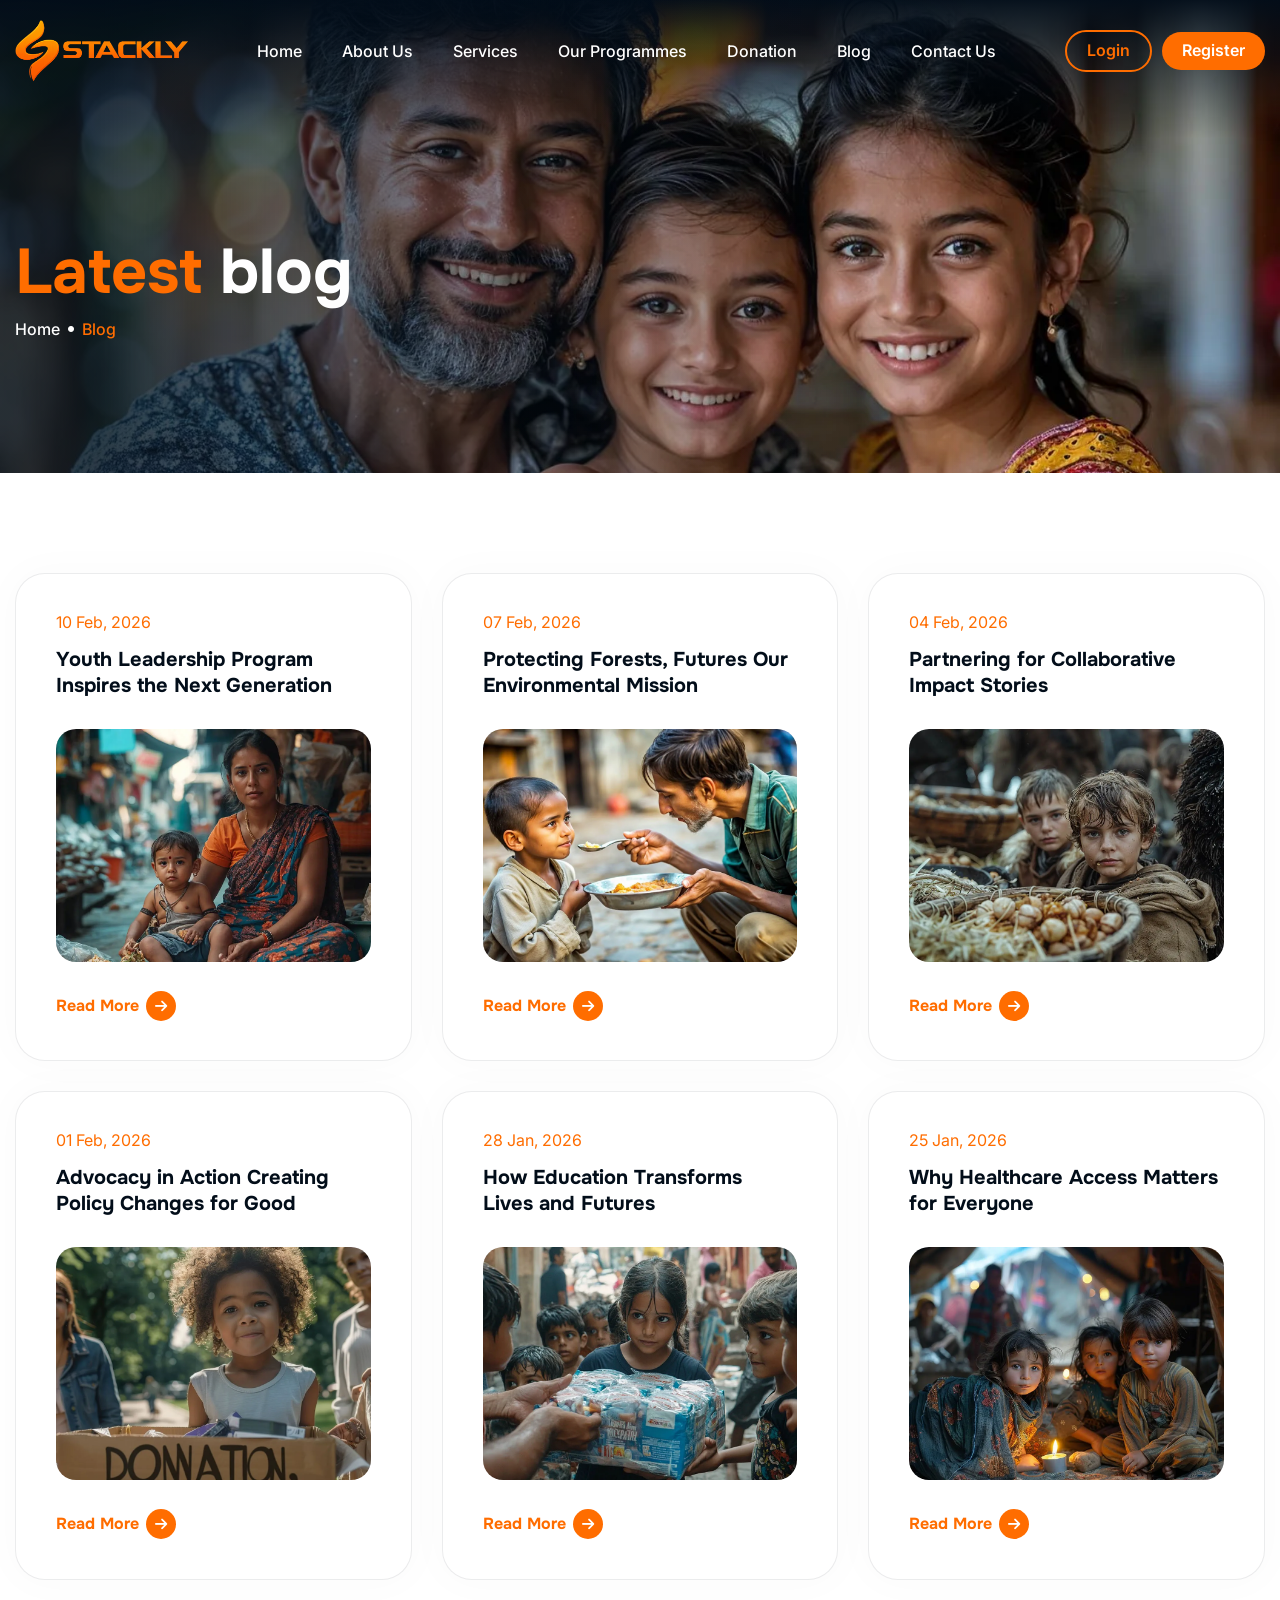
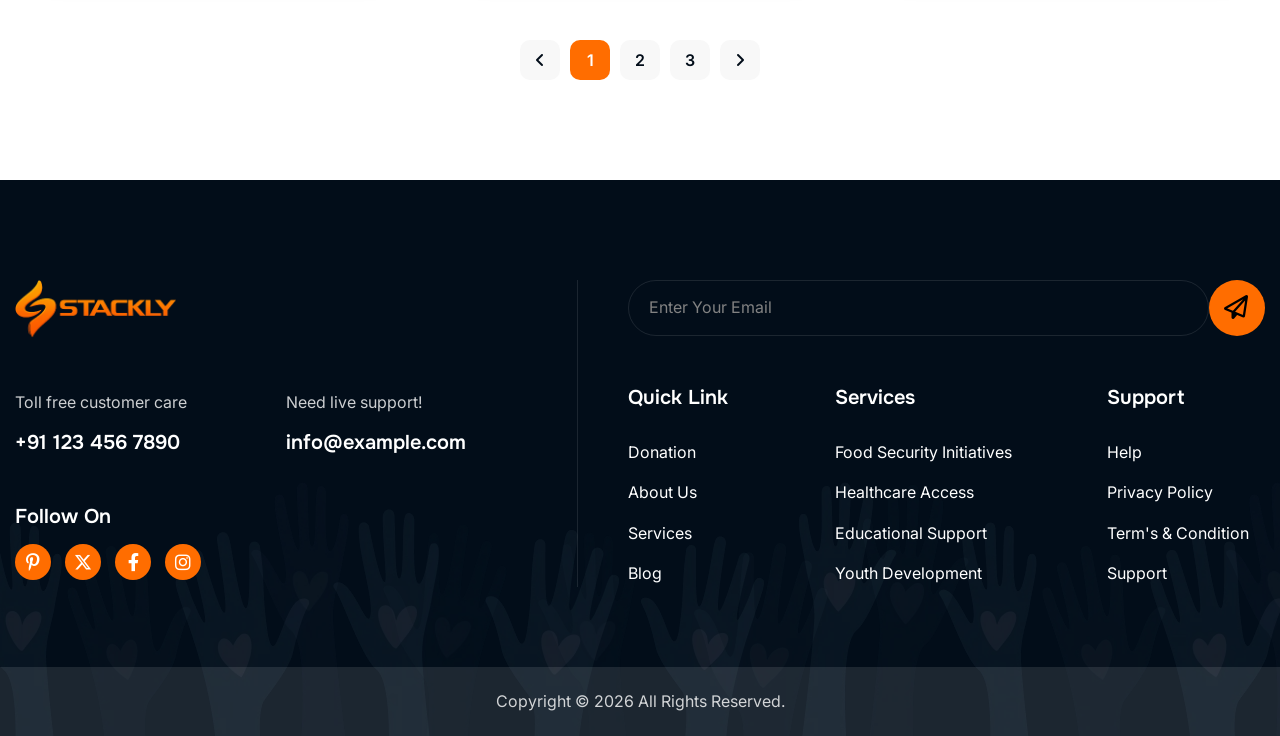
<file: blog.html>
<!DOCTYPE html>
<html lang="zxx">
<head>
	<!-- Meta -->
	<meta charset="utf-8">
	<meta http-equiv="X-UA-Compatible" content="IE=edge">
	<meta name="viewport" content="width=device-width, initial-scale=1.0, maximum-scale=1">
	<!-- Page Title -->
    <title>Stackly - Non Profit</title>
	<!-- Google Fonts Css-->
	<!-- Google Fonts -->
<link rel="preconnect" href="https://fonts.googleapis.com">
<link rel="preconnect" href="https://fonts.gstatic.com" crossorigin>

<link href="https://fonts.googleapis.com/css2?family=Inter:wght@100;200;300;400;500;600;700;800;900&family=Onest:wght@100;200;300;400;500;600;700;800;900&display=swap" rel="stylesheet">
	<!-- Bootstrap Css -->
	<link href="css/bootstrap.min.css" rel="stylesheet" media="screen">
	<!-- SlickNav Css -->
	<link href="css/slicknav.min.css" rel="stylesheet">
	<!-- Swiper Css -->
	<link rel="stylesheet" href="css/swiper-bundle.min.css">
	<!-- Font Awesome Icon Css-->
	<link href="css/all.min.css" rel="stylesheet" media="screen">
	<!-- Animated Css -->
	<link href="css/animate.css" rel="stylesheet">
    <!-- Magnific Popup Core Css File -->
	<link rel="stylesheet" href="css/magnific-popup.css">
	<!-- Mouse Cursor Css File -->
	<link rel="stylesheet" href="css/mousecursor.css">
	<!-- Main Custom Css -->
	<link href="css/custom.css" rel="stylesheet" media="screen">
</head>
<body>

   <!-- Header Start -->
	<header class="main-header">
		<div class="header-sticky">
			<nav class="navbar navbar-expand-lg">
				<div class="container">
					<!-- Logo Start -->
					<a class="navbar-brand" href="index.html">
						<img src="images/logo.webp" alt="Logo">
					</a>
					<!-- Logo End -->

					<!-- Main Menu Start -->
					<div class="collapse navbar-collapse main-menu">
                        <div class="nav-menu-wrapper">
                            <ul class="navbar-nav mr-auto" id="menu">
                                <li class="nav-item"><a class="nav-link" href="index.html">Home</a></li>                        
                                <li class="nav-item"><a class="nav-link" href="about.html">About Us</a></li>
                                <li class="nav-item"><a class="nav-link" href="services.html">Services</a></li>
                                <li class="nav-item"><a class="nav-link" href="programmes.html">Our Programmes</a></li>
                                <li class="nav-item"><a class="nav-link" href="donation.html">Donation</a></li>
                                <li class="nav-item"><a class="nav-link" href="blog.html">Blog</a></li>
                                <li class="nav-item"><a class="nav-link" href="contact.html">Contact Us</a></li>            
                                 <li class="nav-item mobile-auth">
        <a href="login.html" class="nav-link">Login</a>
    </li>
    <li class="nav-item mobile-auth">
        <a href="register.html" class="nav-link">Register</a>
    </li>             
                            </ul>
                        </div>
                        <!-- Contact Now Box Start -->
                   <div class="header-btns">
    <a href="login.html" class="btn-login">Login</a>
    <a href="register.html" class="btn-register">Register</a>
</div>
                        <!-- Contact Now Box End -->
					</div>
					<!-- Main Menu End -->
					<div class="navbar-toggle"></div>
				</div>
			</nav>
			<div class="responsive-menu"></div>
		</div>
	</header>
	<!-- Header End -->

    <!-- Page Header Start -->
    <div class="page-header parallaxie">
        <div class="container">
            <div class="row align-items-center">
                <div class="col-lg-12">
                    <!-- Page Header Box Start -->
                    <div class="page-header-box">
                        <h1 class="text-anime-style-2" data-cursor="-opaque"><span>Latest</span> blog</h1>
                        <nav class="wow fadeInUp">
                            <ol class="breadcrumb">
                                <li class="breadcrumb-item"><a href="index.html">home</a></li>
                                <li class="breadcrumb-item active" aria-current="page">blog</li>
                            </ol>
                        </nav>
                    </div>
                    <!-- Page Header Box End -->
                </div>
            </div>
        </div>
    </div>
    <!-- Page Header End -->

    <!-- Page Blog Start -->
    <div class="page-blog">
        <div class="container">
            <div class="row">
                <div class="col-lg-4 col-md-6">
                    <!-- Post Item Start -->
                    <div class="post-item wow fadeInUp">
                        <!-- Post Item Header Start -->
                        <div class="post-item-header">
                            <!-- Post Item Tag Start -->
                            <div class="post-item-meta">
                                <ul>
                                    <li>10 feb, 2026</li>
                                </ul>
                            </div>
                            <!-- Post Item Tag End -->

                            <!-- Post Item Content Start -->
                            <div class="post-item-content">
                                <h2><a href="404.html">Youth Leadership Program Inspires the Next Generation</a></h2>
                            </div>
                            <!-- Post Item Content End -->
                        </div>
                        <!-- Post Item Header End -->

                        <!-- Post Featured Image Start-->
                        <div class="post-featured-image">
                            <a href="404.html" data-cursor-text="View">
                                <figure class="image-anime">
                                    <img src="images/post-1.webp" alt="">
                                </figure>
                            </a>
                        </div>
                        <!-- Post Featured Image End -->
                        
                        <!-- Blog Item Button Start -->
                        <div class="blog-item-btn">
                            <a href="404.html" class="readmore-btn">read more</a>
                        </div>
                        <!-- Blog Item Button End -->
                    </div>
                    <!-- Post Item End -->
                </div>

                <div class="col-lg-4 col-md-6">
                    <!-- Post Item Start -->
                    <div class="post-item wow fadeInUp" data-wow-delay="0.2s">
                        <!-- Post Item Header Start -->
                        <div class="post-item-header">
                            <!-- Post Item Tag Start -->
                            <div class="post-item-meta">
                                <ul>
                                    <li>07 feb, 2026</li>
                                </ul>
                            </div>
                            <!-- Post Item Tag End -->

                            <!-- Post Item Content Start -->
                            <div class="post-item-content">
                                <h2><a href="404.html">Protecting Forests, Futures Our Environmental Mission</a></h2>
                            </div>
                            <!-- Post Item Content End -->
                        </div>
                        <!-- Post Item Header End -->

                        <!-- Post Featured Image Start-->
                        <div class="post-featured-image">
                            <a href="404.html" data-cursor-text="View">
                                <figure class="image-anime">
                                    <img src="images/post-2.webp" alt="">
                                </figure>
                            </a>
                        </div>
                        <!-- Post Featured Image End -->
                        
                        <!-- Blog Item Button Start -->
                        <div class="blog-item-btn">
                            <a href="404.html" class="readmore-btn">read more</a>
                        </div>
                        <!-- Blog Item Button End -->
                    </div>
                    <!-- Post Item End -->
                </div>

                <div class="col-lg-4 col-md-6">
                    <!-- Post Item Start -->
                    <div class="post-item wow fadeInUp" data-wow-delay="0.4s">
                        <!-- Post Item Header Start -->
                        <div class="post-item-header">
                            <!-- Post Item Tag Start -->
                            <div class="post-item-meta">
                                <ul>
                                    <li>04 feb, 2026</li>
                                </ul>
                            </div>
                            <!-- Post Item Tag End -->

                            <!-- Post Item Content Start -->
                            <div class="post-item-content">
                                <h2><a href="404.html">Partnering for Collaborative Impact Stories</a></h2>
                            </div>
                            <!-- Post Item Content End -->
                        </div>
                        <!-- Post Item Header End -->

                        <!-- Post Featured Image Start-->
                        <div class="post-featured-image">
                            <a href="404.html" data-cursor-text="View">
                                <figure class="image-anime">
                                    <img src="images/post-3.webp" alt="">
                                </figure>
                            </a>
                        </div>
                        <!-- Post Featured Image End -->
                        
                        <!-- Blog Item Button Start -->
                        <div class="blog-item-btn">
                            <a href="404.html" class="readmore-btn">read more</a>
                        </div>
                        <!-- Blog Item Button End -->
                    </div>
                    <!-- Post Item End -->
                </div>

                <div class="col-lg-4 col-md-6">
                    <!-- Post Item Start -->
                    <div class="post-item wow fadeInUp" data-wow-delay="0.6s">
                        <!-- Post Item Header Start -->
                        <div class="post-item-header">
                            <!-- Post Item Tag Start -->
                            <div class="post-item-meta">
                                <ul>
                                    <li>01 feb, 2026</li>
                                </ul>
                            </div>
                            <!-- Post Item Tag End -->

                            <!-- Post Item Content Start -->
                            <div class="post-item-content">
                                <h2><a href="404.html">Advocacy in Action Creating Policy Changes for Good</a></h2>
                            </div>
                            <!-- Post Item Content End -->
                        </div>
                        <!-- Post Item Header End -->

                        <!-- Post Featured Image Start-->
                        <div class="post-featured-image">
                            <a href="404.html" data-cursor-text="View">
                                <figure class="image-anime">
                                    <img src="images/post-4.webp" alt="">
                                </figure>
                            </a>
                        </div>
                        <!-- Post Featured Image End -->
                        
                        <!-- Blog Item Button Start -->
                        <div class="blog-item-btn">
                            <a href="404.html" class="readmore-btn">read more</a>
                        </div>
                        <!-- Blog Item Button End -->
                    </div>
                    <!-- Post Item End -->
                </div>

                <div class="col-lg-4 col-md-6">
                    <!-- Post Item Start -->
                    <div class="post-item wow fadeInUp" data-wow-delay="0.8s">
                        <!-- Post Item Header Start -->
                        <div class="post-item-header">
                            <!-- Post Item Tag Start -->
                            <div class="post-item-meta">
                                <ul>
                                    <li>28 jan, 2026</li>
                                </ul>
                            </div>
                            <!-- Post Item Tag End -->

                            <!-- Post Item Content Start -->
                            <div class="post-item-content">
                                <h2><a href="404.html">How Education Transforms Lives and Futures</a></h2>
                            </div>
                            <!-- Post Item Content End -->
                        </div>
                        <!-- Post Item Header End -->

                        <!-- Post Featured Image Start-->
                        <div class="post-featured-image">
                            <a href="404.html" data-cursor-text="View">
                                <figure class="image-anime">
                                    <img src="images/post-5.webp" alt="">
                                </figure>
                            </a>
                        </div>
                        <!-- Post Featured Image End -->
                        
                        <!-- Blog Item Button Start -->
                        <div class="blog-item-btn">
                            <a href="404.html" class="readmore-btn">read more</a>
                        </div>
                        <!-- Blog Item Button End -->
                    </div>
                    <!-- Post Item End -->
                </div>

                <div class="col-lg-4 col-md-6">
                    <!-- Post Item Start -->
                    <div class="post-item wow fadeInUp" data-wow-delay="1s">
                        <!-- Post Item Header Start -->
                        <div class="post-item-header">
                            <!-- Post Item Tag Start -->
                            <div class="post-item-meta">
                                <ul>
                                    <li>25 jan, 2026</li>
                                </ul>
                            </div>
                            <!-- Post Item Tag End -->

                            <!-- Post Item Content Start -->
                            <div class="post-item-content">
                                <h2><a href="404.html">Why Healthcare Access Matters for Everyone</a></h2>
                            </div>
                            <!-- Post Item Content End -->
                        </div>
                        <!-- Post Item Header End -->

                        <!-- Post Featured Image Start-->
                        <div class="post-featured-image">
                            <a href="404.html" data-cursor-text="View">
                                <figure class="image-anime">
                                    <img src="images/post-6.webp" alt="">
                                </figure>
                            </a>
                        </div>
                        <!-- Post Featured Image End -->
                        
                        <!-- Blog Item Button Start -->
                        <div class="blog-item-btn">
                            <a href="404.html" class="readmore-btn">read more</a>
                        </div>
                        <!-- Blog Item Button End -->
                    </div>
                    <!-- Post Item End -->
                </div>

                <div class="col-lg-12">
                    <!-- Page Pagination Start -->
                    <div class="page-pagination wow fadeInUp" data-wow-delay="1.2s">
                        <ul class="pagination">
                            <li><a href="404.html"><i class="fa-solid fa-angle-left"></i></a></li>
                            <li class="active"><a href="404.html">1</a></li>
                            <li><a href="404.html">2</a></li>
                            <li><a href="404.html">3</a></li>
                            <li><a href="404.html"><i class="fa-solid fa-angle-right"></i></a></li>
                        </ul>
                    </div>
                    <!-- Page Pagination End -->
                </div>
            </div>
        </div>
    </div>
    <!-- Page Blog End -->

    <!-- Main Footer Section Start -->
    <footer class="main-footer">
        <div class="container">
            <div class="row">
                <div class="col-lg-12">
                    <!-- Main Footer Box Start -->
                    <div class="main-footer-box">
                        <!-- Footer About Start -->
                        <div class="footer-about">
                            <!-- Footer Logo Start -->
                            <div class="footer-logo">
                                <img src="images/logo.webp" alt="">
                            </div>
                            <!-- Footer Logo End -->
                            
                            <!-- Footer Contact Detail Start -->
                            <div class="footer-contact-detail">
                                <div class="footer-contact-item">
                                    <p>Toll free customer care</p>
                                    <h3><a>+91 123 456 7890</a></h3>
                                </div>
                                
                                <div class="footer-contact-item">
                                    <p>Need live support!</p>
                                    <h3><a>info@example.com</a></h3>
                                </div>
                            </div>
                            <!-- Footer Contact Detail End -->
                            
                            <!-- Footer Social Links Start -->
                            <div class="footer-social-links">
                                <h3>Follow on</h3>
                                <ul>
                                    <li><a href="404.html"><i class="fa-brands fa-pinterest-p"></i></a></li>
                                    <li><a href="404.html"><i class="fa-brands fa-x-twitter"></i></a></li>
                                    <li><a href="404.html"><i class="fa-brands fa-facebook-f"></i></a></li>
                                    <li><a href="404.html"><i class="fa-brands fa-instagram"></i></a></li>                                    								
                                </ul>
                            </div>
                            <!-- Footer Social Links End -->
                        </div>
                        <!-- Footer About End -->

                        <!-- Footer Links Box Start -->
                        <div class="footer-links-box">
                            <!-- Newsletter Form Start -->
                            <div class="newsletter-form">
                                <form id="newsletterForm">
                                    <div class="form-group">
                                        <input type="email" name="email" class="form-control" id="mail" placeholder="Enter Your Email" required="">
                                        <button type="submit" class="newsletter-btn"><i class="fa-regular fa-paper-plane"></i></button>
                                    </div>
                                </form>
                            </div>

                            <script>
document.getElementById("newsletterForm").addEventListener("submit", function(e) {
    e.preventDefault(); // stop form submit

    const email = document.getElementById("mail").value;

    // Email validation regex
    const emailPattern = /^[^ ]+@[^ ]+\.[a-z]{2,3}$/;

    if(email === "") {
        alert("Please enter your email");
        return;
    }

    if(!emailPattern.test(email)) {
        alert("Please enter a valid email address");
        return;
    }

    // ✅ If valid → redirect
    window.location.href = "404.html";
});
</script>
                            <!-- Newsletter Form End -->

                            <!-- Footer Links Start -->
                            <div class="footer-links">
                                <h3>Quick link</h3>
                                <ul>
                                    <li><a href="donation.html">Donation</a></li>
                                    <li><a href="about.html">about us</a></li>
                                    <li><a href="services.html">services</a></li>
                                    <li><a href="blog.html">blog</a></li>
                                </ul>
                            </div>
                            <!-- Footer Links End -->
                            
                            <!-- Footer Links Start -->
                            <div class="footer-links footer-service-links">
                                <h3>services</h3>
                                <ul>
                                    <li><a href="404.html">food security initiatives</a></li>
                                    <li><a href="404.html">healthcare access</a></li>
                                    <li><a href="404.html">educational support</a></li>
                                    <li><a href="404.html">youth development</a></li>
                                </ul>
                            </div>
                            <!-- Footer Links End -->
                            
                            <!-- Footer Links Start -->
                            <div class="footer-links">
                                <h3>support</h3>
                                <ul>
                                    <li><a href="404.html">help</a></li>
                                    <li><a href="404.html">privacy policy</a></li>
                                    <li><a href="404.html">term's & condition</a></li>
                                    <li><a href="404.html">support</a></li>
                                </ul>
                            </div>
                            <!-- Footer Links End -->
                        </div>
                        <!-- Footer Links Box End -->
                    </div>
                    <!-- Main Footer Box End -->
                </div>
            </div>
        </div>

        <!-- Footer Copyright Start -->
        <div class="footer-copyright">
            <div class="container">
                <div class="row">
                    <div class="col-md-12">
                        <!-- Copyright Text Start -->
                        <div class="copyright-text">
                            <p>Copyright © 2026 All Rights Reserved.</p>
                        </div>
                        <!-- Copyright Text End -->
                    </div>
                </div>
            </div>
        </div>
        <!-- Footer Copyright End -->
    </footer>
    <!-- Main Footer Section End -->


    <!-- Jquery Library File -->
    <script src="js/jquery-3.7.1.min.js"></script>
    <!-- Bootstrap js file -->
    <script src="js/bootstrap.min.js"></script>
    <!-- Validator js file -->
    <script src="js/validator.min.js"></script>
    <!-- SlickNav js file -->
    <script src="js/jquery.slicknav.js"></script>
    <!-- Swiper js file -->
    <script src="js/swiper-bundle.min.js"></script>
    <!-- Counter js file -->
    <script src="js/jquery.waypoints.min.js"></script>
    <script src="js/jquery.counterup.min.js"></script>
    <!-- Isotop js file -->
	<script src="js/isotope.min.js"></script>
    <!-- Magnific js file -->
    <script src="js/jquery.magnific-popup.min.js"></script>
    <!-- SmoothScroll -->
    <script src="js/SmoothScroll.js"></script>
    <!-- Parallax js -->
    <script src="js/parallaxie.js"></script>
    <!-- MagicCursor js file -->
    <script src="js/gsap.min.js"></script>
    <script src="js/magiccursor.js"></script>
    <!-- Text Effect js file -->
    <script src="js/SplitText.js"></script>
    <script src="js/ScrollTrigger.min.js"></script>
    <!-- YTPlayer js File -->
    <script src="js/jquery.mb.YTPlayer.min.js"></script>
    <!-- Wow js file -->
    <script src="js/wow.min.js"></script>
    <!-- Main Custom js file -->
    <script src="js/function.js"></script>
</body>
</html>
</file>
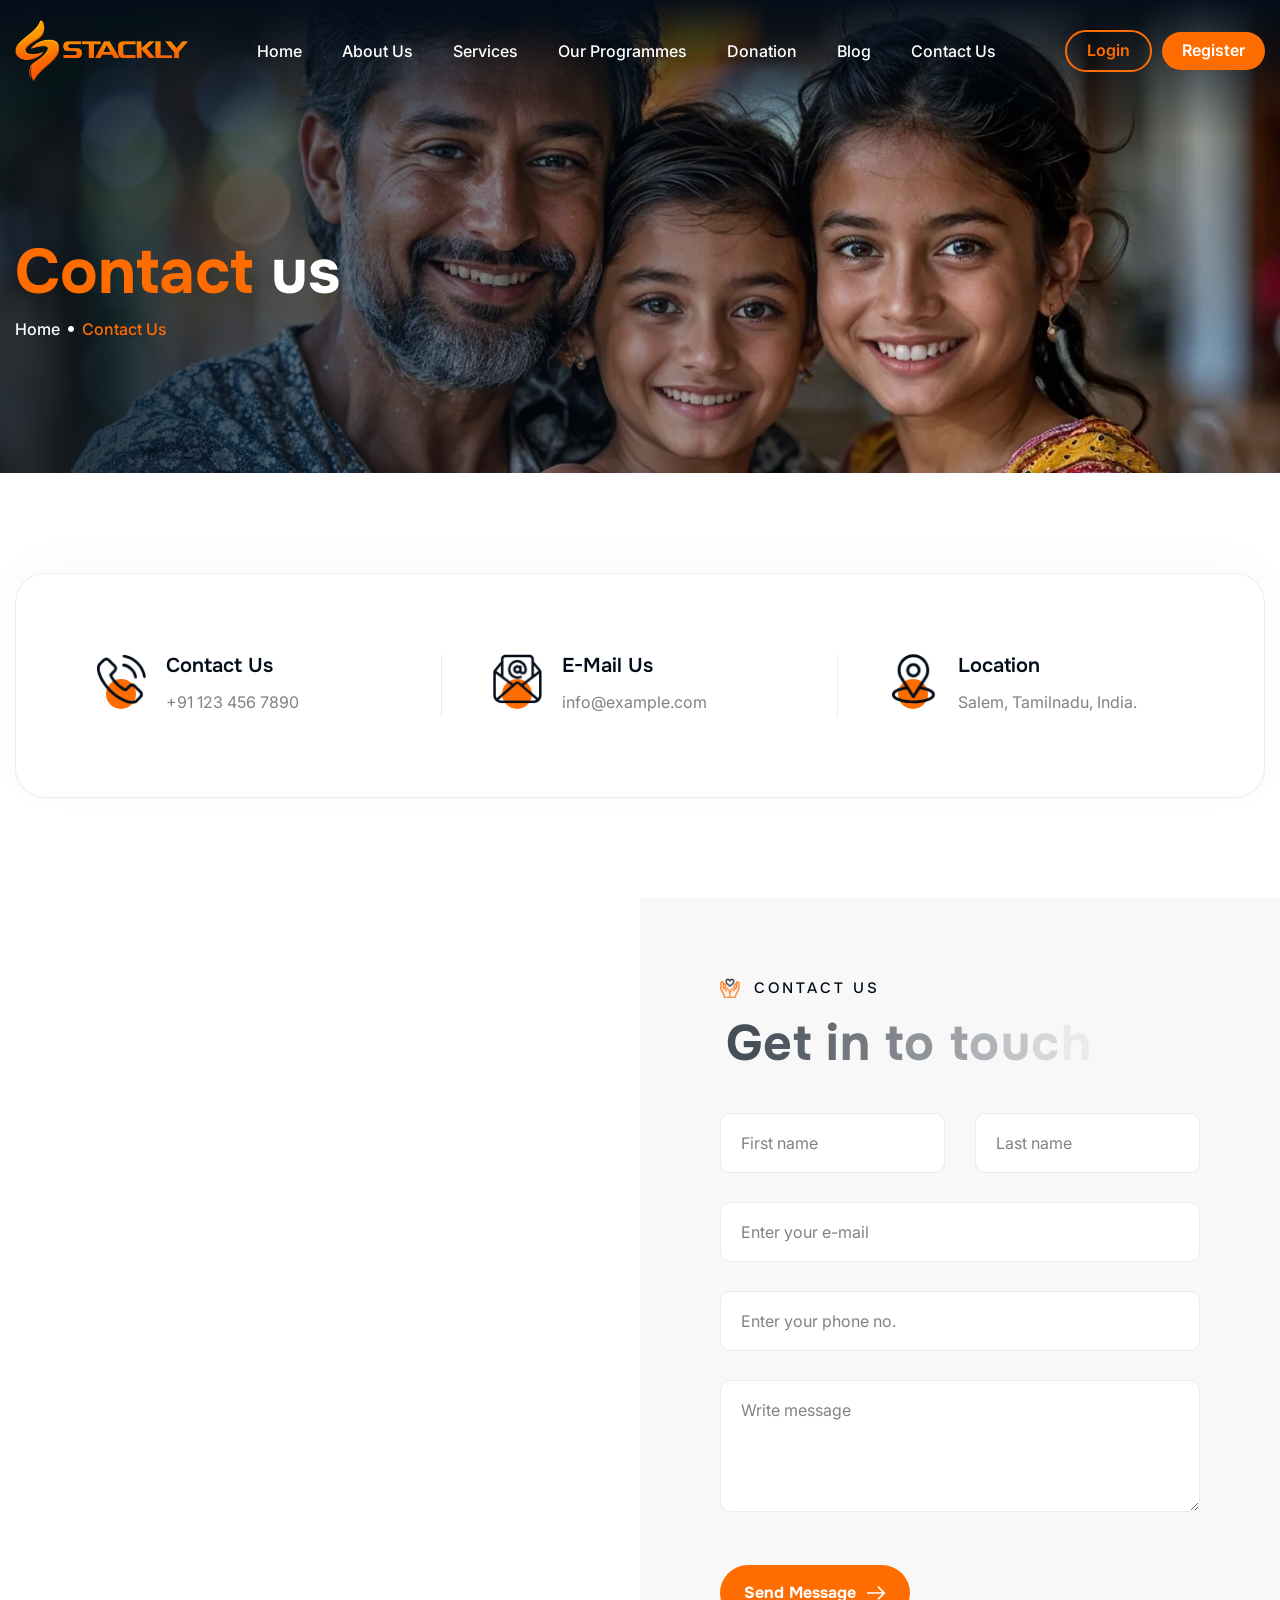
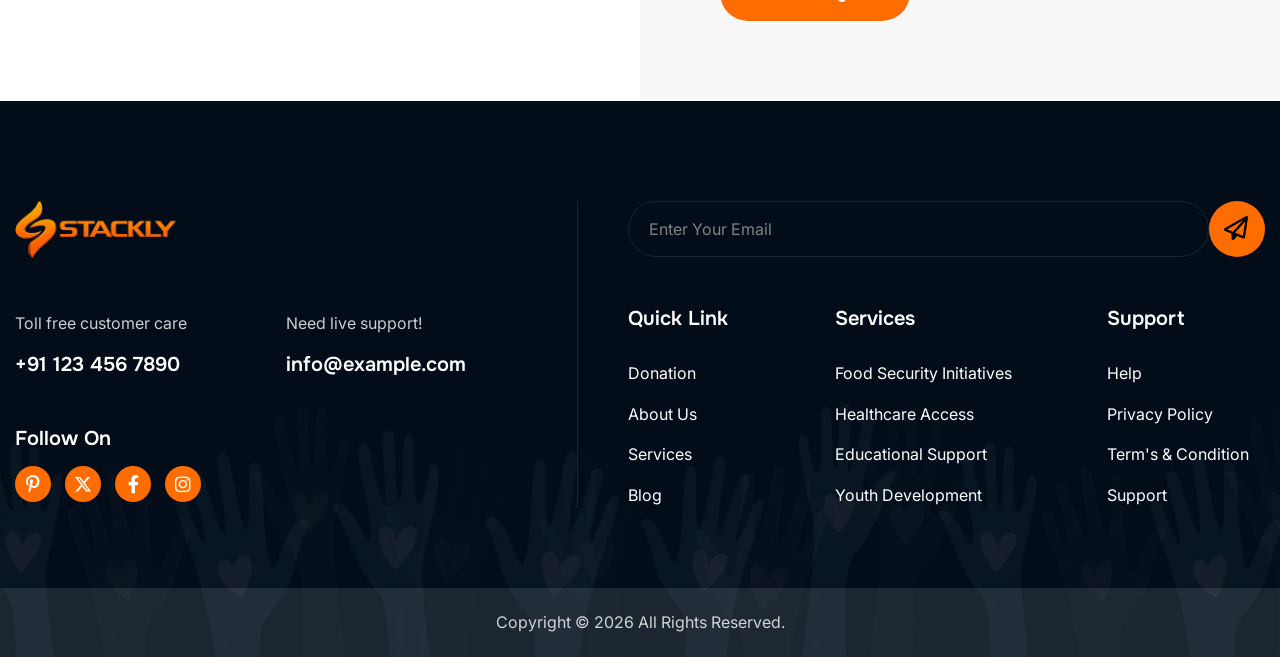
<file: contact.html>
<!DOCTYPE html>
<html lang="zxx">
<head>
	<!-- Meta -->
	<meta charset="utf-8">
	<meta http-equiv="X-UA-Compatible" content="IE=edge">
	<meta name="viewport" content="width=device-width, initial-scale=1.0, maximum-scale=1">
	<!-- Page Title -->
    <title>Stackly - Non Profit</title>
	<!-- Google Fonts Css-->
	<!-- Google Fonts -->
<link rel="preconnect" href="https://fonts.googleapis.com">
<link rel="preconnect" href="https://fonts.gstatic.com" crossorigin>

<link href="https://fonts.googleapis.com/css2?family=Inter:wght@100;200;300;400;500;600;700;800;900&family=Onest:wght@100;200;300;400;500;600;700;800;900&display=swap" rel="stylesheet">
	<!-- Bootstrap Css -->
	<link href="css/bootstrap.min.css" rel="stylesheet" media="screen">
	<!-- SlickNav Css -->
	<link href="css/slicknav.min.css" rel="stylesheet">
	<!-- Swiper Css -->
	<link rel="stylesheet" href="css/swiper-bundle.min.css">
	<!-- Font Awesome Icon Css-->
	<link href="css/all.min.css" rel="stylesheet" media="screen">
	<!-- Animated Css -->
	<link href="css/animate.css" rel="stylesheet">
    <!-- Magnific Popup Core Css File -->
	<link rel="stylesheet" href="css/magnific-popup.css">
	<!-- Mouse Cursor Css File -->
	<link rel="stylesheet" href="css/mousecursor.css">
	<!-- Main Custom Css -->
	<link href="css/custom.css" rel="stylesheet" media="screen">
</head>
<body>


   <!-- Header Start -->
	<header class="main-header">
		<div class="header-sticky">
			<nav class="navbar navbar-expand-lg">
				<div class="container">
					<!-- Logo Start -->
					<a class="navbar-brand" href="index.html">
						<img src="images/logo.webp" alt="Logo">
					</a>
					<!-- Logo End -->

					<!-- Main Menu Start -->
					<div class="collapse navbar-collapse main-menu">
                        <div class="nav-menu-wrapper">
                            <ul class="navbar-nav mr-auto" id="menu">
                                <li class="nav-item"><a class="nav-link" href="index.html">Home</a></li>                        
                                <li class="nav-item"><a class="nav-link" href="about.html">About Us</a></li>
                                <li class="nav-item"><a class="nav-link" href="services.html">Services</a></li>
                                <li class="nav-item"><a class="nav-link" href="programmes.html">Our Programmes</a></li>
                                <li class="nav-item"><a class="nav-link" href="donation.html">Donation</a></li>
                                <li class="nav-item"><a class="nav-link" href="blog.html">Blog</a></li>
                                <li class="nav-item"><a class="nav-link" href="contact.html">Contact Us</a></li>            
                                 <li class="nav-item mobile-auth">
        <a href="login.html" class="nav-link">Login</a>
    </li>
    <li class="nav-item mobile-auth">
        <a href="register.html" class="nav-link">Register</a>
    </li>             
                            </ul>
                        </div>
                        <!-- Contact Now Box Start -->
                   <div class="header-btns">
    <a href="login.html" class="btn-login">Login</a>
    <a href="register.html" class="btn-register">Register</a>
</div>
                        <!-- Contact Now Box End -->
					</div>
					<!-- Main Menu End -->
					<div class="navbar-toggle"></div>
				</div>
			</nav>
			<div class="responsive-menu"></div>
		</div>
	</header>
	<!-- Header End -->

    <!-- Page Header Start -->
    <div class="page-header parallaxie">
        <div class="container">
            <div class="row align-items-center">
                <div class="col-lg-12">
                    <!-- Page Header Box Start -->
                    <div class="page-header-box">
                        <h1 class="text-anime-style-2" data-cursor="-opaque"><span>Contact</span> us</h1>
                        <nav class="wow fadeInUp">
                            <ol class="breadcrumb">
                                <li class="breadcrumb-item"><a href="index.html">home</a></li>
                                <li class="breadcrumb-item active" aria-current="page">contact us</li>
                            </ol>
                        </nav>
                    </div>
                    <!-- Page Header Box End -->
                </div>
            </div>
        </div>
    </div>
    <!-- Page Header End -->

    <!-- Page Contact Us Start -->
    <div class="page-contact-us">
        <div class="container">
            <div class="row">
                <div class="col-lg-12">
                    <!-- Contact Info Box Start -->
                    <div class="contact-info-box">
                        <!-- Contact Info Item Start -->
                        <div class="contact-info-item wow fadeInUp">
                            <div class="icon-box">
                                <img src="images/icon-phone-primary.webp" alt="">
                            </div>
                            <div class="contact-info-content">
                                <h3>contact us</h3>
                                <p><a>+91 123 456 7890</a></p>
                            </div>
                        </div>
                        <!-- Contact Info Item End -->

                        <!-- Contact Info Item Start -->
                        <div class="contact-info-item wow fadeInUp" data-wow-delay="0.2s">
                            <div class="icon-box">
                                <img src="images/icon-mail.webp" alt="">
                            </div>
                            <div class="contact-info-content">
                                <h3>e-mail us</h3>
                                <p><a>info@example.com</a></p>
                            </div>
                        </div>
                        <!-- Contact Info Item End -->

                        <!-- Contact Info Item Start -->
                        <div class="contact-info-item wow fadeInUp" data-wow-delay="0.4s">
                            <div class="icon-box">
                                <img src="images/icon-location.webp" alt="">
                            </div>
                            <div class="contact-info-content">
                                <h3>location</h3>
                                <p>Salem, Tamilnadu, India.</p>
                            </div>
                        </div>
                        <!-- Contact Info Item End -->
                    </div>
                    <!-- Contact Info Box End -->
                </div>
            </div>
        </div>
    </div>
    <!-- Page Contact Us End -->

    <!-- Contact Form Section Start -->
    <div class="contact-form-section">
        <div class="container-fluid">
            <div class="row no-gutters">
                <div class="col-lg-6 order-lg-1 order-2">
                    <!-- Google Map Start -->
                    <div class="google-map-iframe">
<iframe 
    src="https://www.google.com/maps?q=Salem,Tamil%20Nadu,India&output=embed" 
    width="100%" 
    height="450" 
    style="border:0;" 
    allowfullscreen="" 
    loading="lazy" 
    referrerpolicy="no-referrer-when-downgrade">
</iframe>                    </div>
                    <!-- Google Map End -->
                </div>

                <div class="col-lg-6 order-lg-2 order-1">
                    <!-- Contact Form Start -->
                    <div class="contact-form-box">
                        <!-- Section Title Start -->
                        <div class="section-title">
                            <h3 class="wow fadeInUp">contact us</h3>
                            <h2 class="text-anime-style-2" data-cursor="-opaque">Get in to touch</h2>
                        </div>
                        <!-- Section Title End -->

          <div class="contact-form">
    <form id="contactForm">
        <div class="row">                                

            <div class="form-group col-md-6 mb-4">
                <input type="text" id="fname" class="form-control" placeholder="First name">
                <small class="error" id="fnameError"></small>
            </div>

            <div class="form-group col-md-6 mb-4">
                <input type="text" id="lname" class="form-control" placeholder="Last name">
                <small class="error" id="lnameError"></small>
            </div>

            <div class="form-group col-md-12 mb-4">
                <input type="email" id="email" class="form-control" placeholder="Enter your e-mail">
                <small class="error" id="emailError"></small>
            </div>

            <div class="form-group col-md-12 mb-4">
                <input type="text" id="phone" class="form-control" placeholder="Enter your phone no.">
                <small class="error" id="phoneError"></small>
            </div>

            <div class="form-group col-md-12 mb-5">
                <textarea id="message" class="form-control" rows="4" placeholder="Write message"></textarea>
                <small class="error" id="messageError"></small>
            </div>

            <div class="col-md-12">
                <button type="submit" class="btn-default">
                    <span>Send Message</span>
                </button>
            </div>

        </div>
    </form>
</div>
                    </div>
                    <!-- Contact Form End -->
                </div>
            </div>
        </div>
    </div>
    <!-- Contact Form Section End -->

    <!-- Main Footer Section Start -->
    <footer class="main-footer">
        <div class="container">
            <div class="row">
                <div class="col-lg-12">
                    <!-- Main Footer Box Start -->
                    <div class="main-footer-box">
                        <!-- Footer About Start -->
                        <div class="footer-about">
                            <!-- Footer Logo Start -->
                            <div class="footer-logo">
                                <img src="images/logo.webp" alt="">
                            </div>
                            <!-- Footer Logo End -->
                            
                            <!-- Footer Contact Detail Start -->
                            <div class="footer-contact-detail">
                                <div class="footer-contact-item">
                                    <p>Toll free customer care</p>
                                    <h3><a>+91 123 456 7890</a></h3>
                                </div>
                                
                                <div class="footer-contact-item">
                                    <p>Need live support!</p>
                                    <h3><a>info@example.com</a></h3>
                                </div>
                            </div>
                            <!-- Footer Contact Detail End -->
                            
                            <!-- Footer Social Links Start -->
                            <div class="footer-social-links">
                                <h3>Follow on</h3>
                                <ul>
                                    <li><a href="404.html"><i class="fa-brands fa-pinterest-p"></i></a></li>
                                    <li><a href="404.html"><i class="fa-brands fa-x-twitter"></i></a></li>
                                    <li><a href="404.html"><i class="fa-brands fa-facebook-f"></i></a></li>
                                    <li><a href="404.html"><i class="fa-brands fa-instagram"></i></a></li>                                    								
                                </ul>
                            </div>
                            <!-- Footer Social Links End -->
                        </div>
                        <!-- Footer About End -->

                        <!-- Footer Links Box Start -->
                        <div class="footer-links-box">
                            <!-- Newsletter Form Start -->
                            <div class="newsletter-form">
                                <form id="newsletterForm">
                                    <div class="form-group">
                                        <input type="email" name="email" class="form-control" id="mail" placeholder="Enter Your Email" required="">
                                        <button type="submit" class="newsletter-btn"><i class="fa-regular fa-paper-plane"></i></button>
                                    </div>
                                </form>
                            </div>

                            <script>
document.getElementById("newsletterForm").addEventListener("submit", function(e) {
    e.preventDefault(); // stop form submit

    const email = document.getElementById("mail").value;

    // Email validation regex
    const emailPattern = /^[^ ]+@[^ ]+\.[a-z]{2,3}$/;

    if(email === "") {
        alert("Please enter your email");
        return;
    }

    if(!emailPattern.test(email)) {
        alert("Please enter a valid email address");
        return;
    }

    // ✅ If valid → redirect
    window.location.href = "404.html";
});
</script>
                            <!-- Newsletter Form End -->

                            <!-- Footer Links Start -->
                            <div class="footer-links">
                                <h3>Quick link</h3>
                                <ul>
                                    <li><a href="donation.html">Donation</a></li>
                                    <li><a href="about.html">about us</a></li>
                                    <li><a href="services.html">services</a></li>
                                    <li><a href="blog.html">blog</a></li>
                                </ul>
                            </div>
                            <!-- Footer Links End -->
                            
                            <!-- Footer Links Start -->
                            <div class="footer-links footer-service-links">
                                <h3>services</h3>
                                <ul>
                                    <li><a href="404.html">food security initiatives</a></li>
                                    <li><a href="404.html">healthcare access</a></li>
                                    <li><a href="404.html">educational support</a></li>
                                    <li><a href="404.html">youth development</a></li>
                                </ul>
                            </div>
                            <!-- Footer Links End -->
                            
                            <!-- Footer Links Start -->
                            <div class="footer-links">
                                <h3>support</h3>
                                <ul>
                                    <li><a href="404.html">help</a></li>
                                    <li><a href="404.html">privacy policy</a></li>
                                    <li><a href="404.html">term's & condition</a></li>
                                    <li><a href="404.html">support</a></li>
                                </ul>
                            </div>
                            <!-- Footer Links End -->
                        </div>
                        <!-- Footer Links Box End -->
                    </div>
                    <!-- Main Footer Box End -->
                </div>
            </div>
        </div>

        <!-- Footer Copyright Start -->
        <div class="footer-copyright">
            <div class="container">
                <div class="row">
                    <div class="col-md-12">
                        <!-- Copyright Text Start -->
                        <div class="copyright-text">
                            <p>Copyright © 2026 All Rights Reserved.</p>
                        </div>
                        <!-- Copyright Text End -->
                    </div>
                </div>
            </div>
        </div>
        <!-- Footer Copyright End -->
    </footer>
    <!-- Main Footer Section End -->


    <!-- Jquery Library File -->
    <script src="js/jquery-3.7.1.min.js"></script>
    <!-- Bootstrap js file -->
    <script src="js/bootstrap.min.js"></script>
    <!-- Validator js file -->
    <script src="js/validator.min.js"></script>
    <!-- SlickNav js file -->
    <script src="js/jquery.slicknav.js"></script>
    <!-- Swiper js file -->
    <script src="js/swiper-bundle.min.js"></script>
    <!-- Counter js file -->
    <script src="js/jquery.waypoints.min.js"></script>
    <script src="js/jquery.counterup.min.js"></script>
    <!-- Isotop js file -->
	<script src="js/isotope.min.js"></script>
    <!-- Magnific js file -->
    <script src="js/jquery.magnific-popup.min.js"></script>
    <!-- SmoothScroll -->
    <script src="js/SmoothScroll.js"></script>
    <!-- Parallax js -->
    <script src="js/parallaxie.js"></script>
    <!-- MagicCursor js file -->
    <script src="js/gsap.min.js"></script>
    <script src="js/magiccursor.js"></script>
    <!-- Text Effect js file -->
    <script src="js/SplitText.js"></script>
    <script src="js/ScrollTrigger.min.js"></script>
    <!-- YTPlayer js File -->
    <script src="js/jquery.mb.YTPlayer.min.js"></script>
    <!-- Wow js file -->
    <script src="js/wow.min.js"></script>
    <!-- Main Custom js file -->
    <script src="js/function.js"></script>

<script>
document.getElementById("contactForm").addEventListener("submit", function(e) {
    e.preventDefault();

    let isValid = true;

    let fname = document.getElementById("fname").value.trim();
    let lname = document.getElementById("lname").value.trim();
    let email = document.getElementById("email").value.trim();
    let phone = document.getElementById("phone").value.trim();
    let message = document.getElementById("message").value.trim();

    document.querySelectorAll(".error").forEach(el => el.innerText = "");

    if (fname === "") {
        document.getElementById("fnameError").innerText = "First name is required";
        isValid = false;
    }

    if (lname === "") {
        document.getElementById("lnameError").innerText = "Last name is required";
        isValid = false;
    }

    let emailPattern = /^[^ ]+@[^ ]+\.[a-z]{2,3}$/;
    if (email === "") {
        document.getElementById("emailError").innerText = "Email is required";
        isValid = false;
    } else if (!email.match(emailPattern)) {
        document.getElementById("emailError").innerText = "Enter valid email";
        isValid = false;
    }

    let phonePattern = /^[0-9]{10}$/;
    if (phone === "") {
        document.getElementById("phoneError").innerText = "Phone number is required";
        isValid = false;
    } else if (!phone.match(phonePattern)) {
        document.getElementById("phoneError").innerText = "Enter valid 10-digit phone";
        isValid = false;
    }

    if (message === "") {
        document.getElementById("messageError").innerText = "Message is required";
        isValid = false;
    }

    // ✅ KEY FIX
    if (!isValid) {
        return; // STOP → don't redirect
    }

    // ✅ Only valid → redirect
    window.location.href = "404.html";
});
</script>


</body>

</html>
</file>
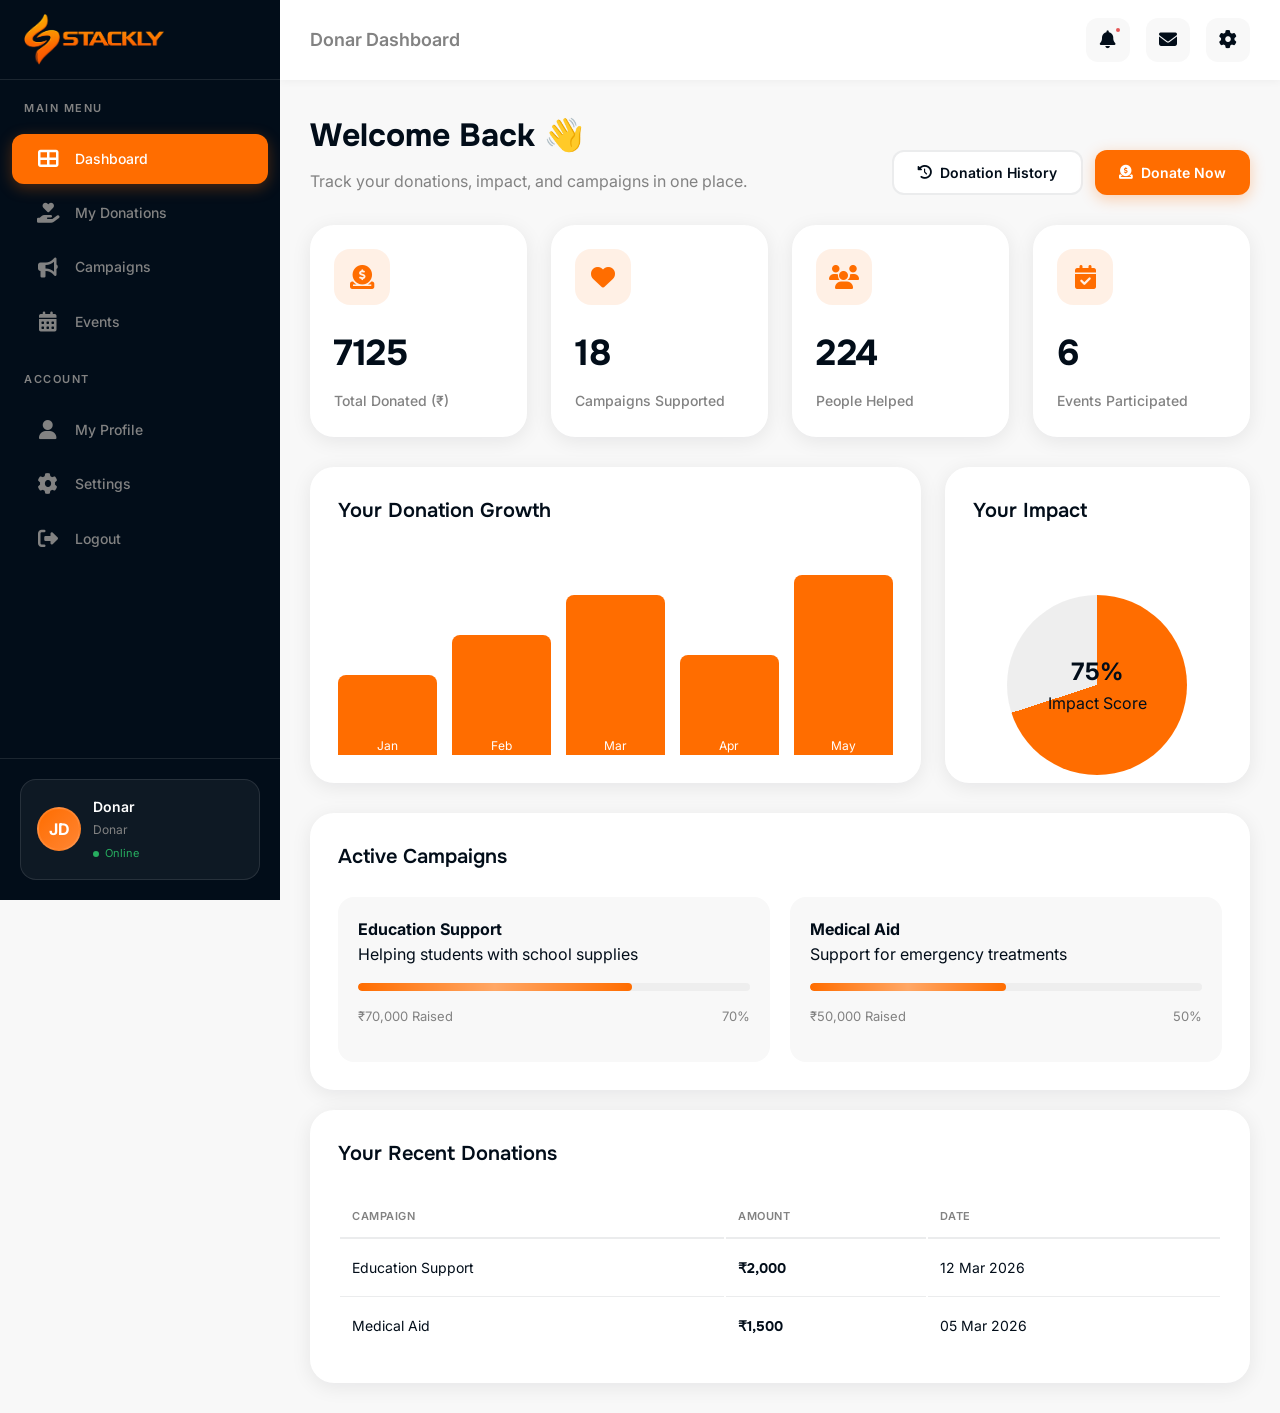
<file: donar-dashboard.html>
<!DOCTYPE html>
<html lang="en">
<head>
    <meta charset="UTF-8">
    <meta name="viewport" content="width=device-width, initial-scale=1.0">
    <title>NonProfit Admin Dashboard</title>
    <link href="https://fonts.googleapis.com/css2?family=Inter:wght@300;400;500;600;700&family=Onest:wght@400;500;600;700&display=swap" rel="stylesheet">
    <link rel="stylesheet" href="https://cdnjs.cloudflare.com/ajax/libs/font-awesome/6.4.0/css/all.min.css">
    <style>
        :root {
            --primary-color: #020D19;
            --secondary-color: #F8F8F8;
            --text-color: #828282;
            --accent-color: #FF6D00;
            --white-color: #FFFFFF;
            --divider-color: #020D1914;
            --dark-divider-color: #FFFFFF1A;
            --error-color: rgb(230, 87, 87);
            --success-color: #27ae60;
            --warning-color: #f1c40f;
            --info-color: #3498db;
            --default-font: "Inter", serif;
            --accent-font: "Onest", serif;
            --sidebar-width: 280px;
            --sidebar-collapsed: 80px;
            --header-height: 80px;
            --transition: all 0.3s cubic-bezier(0.4, 0, 0.2, 1);
            --shadow-sm: 0 2px 8px rgba(2, 13, 25, 0.04);
            --shadow-md: 0 4px 20px rgba(2, 13, 25, 0.08);
            --shadow-lg: 0 8px 40px rgba(2, 13, 25, 0.12);
            --radius-sm: 12px;
            --radius-md: 16px;
            --radius-lg: 24px;
        }

        * {
            margin: 0;
            padding: 0;
            box-sizing: border-box;
        }

        html {
            scroll-behavior: smooth;
        }

        body {
            font-family: var(--default-font);
            background-color: var(--secondary-color);
            color: var(--primary-color);
            overflow-x: hidden;
            line-height: 1.6;
        }

        /* Scrollbar */
        ::-webkit-scrollbar {
            width: 6px;
            height: 6px;
        }

        ::-webkit-scrollbar-track {
            background: var(--secondary-color);
        }

        ::-webkit-scrollbar-thumb {
            background: var(--primary-color);
            border-radius: 3px;
        }

        /* Layout */
        .dashboard-container {
            display: flex;
            min-height: 100vh;
        }

        /* Sidebar */
        .sidebar {
            width: var(--sidebar-width);
            background: var(--primary-color);
            height: 100vh;
            position: fixed;
            left: 0;
            top: 0;
            z-index: 1000;
            transition: var(--transition);
            overflow-y: auto;
            overflow-x: hidden;
            display: flex;
            flex-direction: column;
        }

        .sidebar.collapsed {
            width: var(--sidebar-collapsed);
        }

        .sidebar-header {
            padding: 24px;
            border-bottom: 1px solid var(--dark-divider-color);
            display: flex;
            align-items: center;
            gap: 15px;
            height: var(--header-height);
            flex-shrink: 0;
        }

        .logo {
            width: 45px;
            height: 45px;
            background: var(--accent-color);
            border-radius: var(--radius-sm);
            display: flex;
            align-items: center;
            justify-content: center;
            font-family: var(--accent-font);
            font-weight: 700;
            color: var(--white-color);
            font-size: 20px;
            flex-shrink: 0;
            animation: pulse 2s infinite;
            box-shadow: 0 4px 15px rgba(255, 109, 0, 0.3);
        }

        @keyframes pulse {
            0%, 100% { transform: scale(1); box-shadow: 0 4px 15px rgba(255, 109, 0, 0.3); }
            50% { transform: scale(1.05); box-shadow: 0 6px 20px rgba(255, 109, 0, 0.4); }
        }

        .logo-text {
            font-family: var(--accent-font);
            font-size: 22px;
            font-weight: 600;
            color: var(--white-color);
            white-space: nowrap;
            opacity: 1;
            transition: var(--transition);
        }

        .sidebar.collapsed .logo-text {
            opacity: 0;
            width: 0;
        }

        .nav-container {
            flex: 1;
            overflow-y: auto;
            padding: 20px 0;
        }

        .nav-section {
            margin-bottom: 24px;
        }

        .nav-label {
            padding: 0 24px 12px;
            font-size: 11px;
            text-transform: uppercase;
            letter-spacing: 1.5px;
            color: var(--text-color);
            font-weight: 600;
            white-space: nowrap;
            opacity: 1;
            transition: var(--transition);
        }

        .sidebar.collapsed .nav-label {
            opacity: 0;
            padding: 0;
            height: 0;
            margin: 0;
        }

        .nav-item {
            padding: 14px 24px;
            display: flex;
            align-items: center;
            gap: 15px;
            color: var(--text-color);
            text-decoration: none;
            transition: var(--transition);
            position: relative;
            margin: 4px 12px;
            border-radius: var(--radius-sm);
            cursor: pointer;
        }

        .nav-item:hover {
            background: var(--dark-divider-color);
            color: var(--white-color);
            transform: translateX(5px);
        }

        .nav-item.active {
            background: var(--accent-color);
            color: var(--white-color);
            box-shadow: 0 4px 15px rgba(255, 109, 0, 0.3);
        }

        .nav-item i {
            font-size: 20px;
            width: 24px;
            text-align: center;
            flex-shrink: 0;
        }

        .nav-text {
            white-space: nowrap;
            font-size: 14px;
            font-weight: 500;
            opacity: 1;
            transition: var(--transition);
            flex: 1;
        }

        .sidebar.collapsed .nav-text {
            opacity: 0;
            width: 0;
        }

        .nav-badge {
            background: var(--accent-color);
            color: var(--white-color);
            padding: 2px 8px;
            border-radius: 20px;
            font-size: 11px;
            font-weight: 600;
            opacity: 1;
            transition: var(--transition);
            flex-shrink: 0;
        }

        .sidebar.collapsed .nav-badge {
            opacity: 0;
            width: 0;
            padding: 0;
        }

        /* Fixed Profile Section - Properly Styled */
        .sidebar-footer {
            padding: 20px;
            border-top: 1px solid var(--dark-divider-color);
            background: var(--primary-color);
            flex-shrink: 0;
            margin-top: auto;
        }

        .user-profile {
            display: flex;
            align-items: center;
            gap: 12px;
            padding: 16px;
            border-radius: var(--radius-md);
            background: rgba(255, 255, 255, 0.05);
            border: 1px solid var(--dark-divider-color);
            transition: var(--transition);
            position: relative;
            overflow: hidden;
        }

        .user-profile::before {
            content: '';
            position: absolute;
            top: 0;
            left: 0;
            width: 100%;
            height: 100%;
            background: linear-gradient(135deg, rgba(255, 109, 0, 0.1), transparent);
            opacity: 0;
            transition: opacity 0.3s ease;
        }

        .user-profile:hover {
            transform: translateY(-2px);
            border-color: var(--accent-color);
            box-shadow: 0 4px 20px rgba(0,0,0,0.3);
        }

        .user-profile:hover::before {
            opacity: 1;
        }

        .user-avatar {
            width: 44px;
            height: 44px;
            border-radius: 50%;
            background: linear-gradient(135deg, var(--accent-color), #ff8533);
            display: flex;
            align-items: center;
            justify-content: center;
            color: var(--white-color);
            font-weight: 700;
            font-size: 16px;
            flex-shrink: 0;
            position: relative;
            z-index: 1;
            border: 2px solid rgba(255, 255, 255, 0.1);
        }

        .user-avatar::after {
            content: '';
            position: absolute;
            inset: -3px;
            border-radius: 50%;
            border: 2px solid var(--accent-color);
            opacity: 0;
            transition: opacity 0.3s ease;
        }

        .user-profile:hover .user-avatar::after {
            opacity: 1;
            animation: rotate 2s linear infinite;
        }

        @keyframes rotate {
            from { transform: rotate(0deg); }
            to { transform: rotate(360deg); }
        }

        .user-info {
            opacity: 1;
            transition: var(--transition);
            overflow: hidden;
            flex: 1;
            position: relative;
            z-index: 1;
        }

        .sidebar.collapsed .user-info {
            opacity: 0;
            width: 0;
            flex: 0;
        }

        .user-name {
            color: var(--white-color);
            font-size: 14px;
            font-weight: 600;
            white-space: nowrap;
            margin-bottom: 2px;
        }

        .user-role {
            color: var(--text-color);
            font-size: 12px;
            white-space: nowrap;
        }

        .user-status {
            display: flex;
            align-items: center;
            gap: 6px;
            margin-top: 6px;
            font-size: 11px;
            color: var(--success-color);
        }

        .status-dot {
            width: 6px;
            height: 6px;
            background: var(--success-color);
            border-radius: 50%;
            animation: blink 2s infinite;
        }

        @keyframes blink {
            0%, 100% { opacity: 1; }
            50% { opacity: 0.4; }
        }

        .user-menu-icon {
            color: var(--text-color);
            font-size: 14px;
            opacity: 0;
            transition: var(--transition);
            position: relative;
            z-index: 1;
        }

        .user-profile:hover .user-menu-icon {
            opacity: 1;
            transform: translateX(4px);
        }

        /* Main Content */
        .main-content {
            flex: 1;
            margin-left: var(--sidebar-width);
            transition: var(--transition);
            min-height: 100vh;
            display: flex;
            flex-direction: column;
        }

        .sidebar.collapsed + .main-content {
            margin-left: var(--sidebar-collapsed);
        }

        /* Header */
        .header {
            background: var(--white-color);
            padding: 20px 30px;
            display: flex;
            justify-content: space-between;
            align-items: center;
            box-shadow: var(--shadow-sm);
            position: sticky;
            top: 0;
            z-index: 100;
            height: var(--header-height);
        }

        .header-left {
            display: flex;
            align-items: center;
            gap: 20px;
        }

        .toggle-btn {
            width: 44px;
            height: 44px;
            border: none;
            background: var(--secondary-color);
            border-radius: var(--radius-sm);
            cursor: pointer;
            display: flex;
            align-items: center;
            justify-content: center;
            color: var(--primary-color);
            font-size: 18px;
            transition: var(--transition);
        }

        .toggle-btn:hover {
            background: var(--accent-color);
            color: var(--white-color);
            transform: rotate(180deg);
        }

        .search-box {
            position: relative;
            width: 320px;
        }

        .search-box input {
            width: 100%;
            padding: 14px 20px 14px 48px;
            border: 2px solid var(--divider-color);
            border-radius: var(--radius-md);
            font-family: var(--default-font);
            font-size: 14px;
            transition: var(--transition);
            background: var(--secondary-color);
        }

        .search-box input:focus {
            outline: none;
            border-color: var(--accent-color);
            box-shadow: 0 0 0 4px rgba(255, 109, 0, 0.1);
        }

        .search-box i {
            position: absolute;
            left: 16px;
            top: 50%;
            transform: translateY(-50%);
            color: var(--text-color);
            font-size: 18px;
        }

        .header-right {
            display: flex;
            align-items: center;
            gap: 16px;
        }

        .header-btn {
            width: 44px;
            height: 44px;
            border: none;
            background: var(--secondary-color);
            border-radius: var(--radius-sm);
            cursor: pointer;
            display: flex;
            align-items: center;
            justify-content: center;
            color: var(--primary-color);
            font-size: 18px;
            transition: var(--transition);
            position: relative;
        }

        .header-btn:hover {
            background: var(--accent-color);
            color: var(--white-color);
            transform: translateY(-3px);
            box-shadow: 0 4px 15px rgba(255, 109, 0, 0.3);
        }

        .notification-dot {
            position: absolute;
            top: 8px;
            right: 8px;
            width: 8px;
            height: 8px;
            background: var(--error-color);
            border-radius: 50%;
            animation: blink 1.5s infinite;
            border: 2px solid var(--secondary-color);
        }

        /* Content Area */
        .content {
            padding: 30px;
            flex: 1;
        }

        .page-header {
            margin-bottom: 30px;
            display: flex;
            justify-content: space-between;
            align-items: end;
            flex-wrap: wrap;
            gap: 20px;
        }

        .page-title {
            font-family: var(--accent-font);
            font-size: 32px;
            font-weight: 700;
            color: var(--primary-color);
            margin-bottom: 8px;
            animation: slideInLeft 0.5s ease;
        }

        .page-subtitle {
            color: var(--text-color);
            font-size: 16px;
            animation: slideInLeft 0.5s ease 0.1s both;
        }

        .page-actions {
            display: flex;
            gap: 12px;
        }

        .btn {
            padding: 12px 24px;
            border-radius: var(--radius-sm);
            font-family: var(--default-font);
            font-size: 14px;
            font-weight: 600;
            cursor: pointer;
            transition: var(--transition);
            display: inline-flex;
            align-items: center;
            gap: 8px;
            border: none;
        }

        .btn-primary {
            background: var(--accent-color);
            color: var(--white-color);
            box-shadow: 0 4px 15px rgba(255, 109, 0, 0.3);
        }

        .btn-primary:hover {
            transform: translateY(-2px);
            box-shadow: 0 6px 20px rgba(255, 109, 0, 0.4);
        }

        .btn-secondary {
            background: var(--white-color);
            color: var(--primary-color);
            border: 2px solid var(--divider-color);
        }

        .btn-secondary:hover {
            border-color: var(--accent-color);
            color: var(--accent-color);
        }

        @keyframes slideInLeft {
            from {
                opacity: 0;
                transform: translateX(-20px);
            }
            to {
                opacity: 1;
                transform: translateX(0);
            }
        }

        /* Stats Grid */
        .stats-grid {
            display: grid;
            grid-template-columns: repeat(4, 1fr);
            gap: 24px;
            margin-bottom: 30px;
        }

        .stat-card {
            background: var(--white-color);
            padding: 24px;
            border-radius: var(--radius-lg);
            box-shadow: var(--shadow-md);
            transition: var(--transition);
            position: relative;
            overflow: hidden;
            animation: slideUp 0.5s ease both;
        }

        .stat-card:nth-child(1) { animation-delay: 0.1s; }
        .stat-card:nth-child(2) { animation-delay: 0.2s; }
        .stat-card:nth-child(3) { animation-delay: 0.3s; }
        .stat-card:nth-child(4) { animation-delay: 0.4s; }

        @keyframes slideUp {
            from {
                opacity: 0;
                transform: translateY(30px);
            }
            to {
                opacity: 1;
                transform: translateY(0);
            }
        }

        .stat-card:hover {
            transform: translateY(-5px);
            box-shadow: var(--shadow-lg);
        }

        .stat-card::before {
            content: '';
            position: absolute;
            top: 0;
            left: 0;
            width: 100%;
            height: 4px;
            background: var(--accent-color);
            transform: scaleX(0);
            transform-origin: left;
            transition: transform 0.3s ease;
        }

        .stat-card:hover::before {
            transform: scaleX(1);
        }

        .stat-header {
            display: flex;
            justify-content: space-between;
            align-items: start;
            margin-bottom: 20px;
        }

        .stat-icon {
            width: 56px;
            height: 56px;
            border-radius: var(--radius-md);
            display: flex;
            align-items: center;
            justify-content: center;
            font-size: 24px;
            background: rgba(255, 109, 0, 0.1);
            color: var(--accent-color);
            transition: var(--transition);
        }

        .stat-card:hover .stat-icon {
            background: var(--accent-color);
            color: var(--white-color);
            transform: rotate(10deg) scale(1.1);
        }

        .stat-trend {
            display: flex;
            align-items: center;
            gap: 5px;
            font-size: 13px;
            font-weight: 600;
            padding: 6px 12px;
            border-radius: 20px;
            background: rgba(39, 174, 96, 0.1);
            color: var(--success-color);
        }

        .stat-trend.down {
            background: rgba(230, 87, 87, 0.1);
            color: var(--error-color);
        }

        .stat-value {
            font-family: var(--accent-font);
            font-size: 36px;
            font-weight: 700;
            color: var(--primary-color);
            margin-bottom: 8px;
            letter-spacing: -0.5px;
        }

        .stat-label {
            color: var(--text-color);
            font-size: 14px;
            font-weight: 500;
        }

        .stat-comparison {
            margin-top: 12px;
            font-size: 12px;
            color: var(--text-color);
        }

        .stat-comparison strong {
            color: var(--primary-color);
        }

        /* Charts Section */
        .charts-section {
            display: grid;
            grid-template-columns: 2fr 1fr;
            gap: 24px;
            margin-bottom: 30px;
        }

        .chart-card {
            background: var(--white-color);
            padding: 28px;
            border-radius: var(--radius-lg);
            box-shadow: var(--shadow-md);
            animation: slideUp 0.5s ease 0.5s both;
        }

        .chart-header {
            display: flex;
            justify-content: space-between;
            align-items: center;
            margin-bottom: 28px;
            flex-wrap: wrap;
            gap: 16px;
        }

        .chart-title {
            font-family: var(--accent-font);
            font-size: 20px;
            font-weight: 600;
            color: var(--primary-color);
        }

        .chart-actions {
            display: flex;
            gap: 8px;
            background: var(--secondary-color);
            padding: 4px;
            border-radius: var(--radius-sm);
        }

        .chart-btn {
            padding: 8px 16px;
            border: none;
            background: transparent;
            border-radius: 8px;
            font-family: var(--default-font);
            font-size: 13px;
            font-weight: 500;
            color: var(--text-color);
            cursor: pointer;
            transition: var(--transition);
        }

        .chart-btn:hover, .chart-btn.active {
            background: var(--white-color);
            color: var(--accent-color);
            box-shadow: var(--shadow-sm);
        }

        .chart-container {
            height: 320px;
            position: relative;
        }

        .donut-chart-container {
            display: flex;
            flex-direction: column;
            align-items: center;
            justify-content: center;
            height: 100%;
        }

        .donut-chart {
            width: 220px;
            height: 220px;
            position: relative;
        }

        .donut-center {
            position: absolute;
            top: 50%;
            left: 50%;
            transform: translate(-50%, -50%);
            text-align: center;
        }

        .donut-value {
            font-family: var(--accent-font);
            font-size: 36px;
            font-weight: 700;
            color: var(--primary-color);
        }

        .donut-label {
            font-size: 13px;
            color: var(--text-color);
            font-weight: 500;
        }

        /* SVG Chart */
        .line-chart {
            width: 100%;
            height: 100%;
        }

        .chart-line {
            fill: none;
            stroke: var(--accent-color);
            stroke-width: 3;
            stroke-linecap: round;
            stroke-linejoin: round;
            stroke-dasharray: 1000;
            stroke-dashoffset: 1000;
            animation: drawLine 2s ease forwards;
        }

        @keyframes drawLine {
            to { stroke-dashoffset: 0; }
        }

        .chart-area {
            fill: url(#gradient);
            opacity: 0;
            animation: fadeIn 1s ease 0.5s forwards;
        }

        @keyframes fadeIn {
            to { opacity: 0.3; }
        }

        .chart-dot {
            fill: var(--white-color);
            stroke: var(--accent-color);
            stroke-width: 3;
            r: 6;
            opacity: 0;
            animation: popIn 0.3s ease forwards;
            cursor: pointer;
            transition: r 0.2s ease;
        }

        .chart-dot:hover {
            r: 8;
        }

        .chart-dot:nth-child(1) { animation-delay: 0.5s; }
        .chart-dot:nth-child(2) { animation-delay: 0.6s; }
        .chart-dot:nth-child(3) { animation-delay: 0.7s; }
        .chart-dot:nth-child(4) { animation-delay: 0.8s; }
        .chart-dot:nth-child(5) { animation-delay: 0.9s; }
        .chart-dot:nth-child(6) { animation-delay: 1.0s; }

        @keyframes popIn {
            from {
                opacity: 0;
                transform: scale(0);
            }
            to {
                opacity: 1;
                transform: scale(1);
            }
        }

        /* Legend */
        .chart-legend {
            display: flex;
            justify-content: center;
            gap: 24px;
            margin-top: 24px;
            flex-wrap: wrap;
        }

        .legend-item {
            display: flex;
            align-items: center;
            gap: 8px;
            font-size: 13px;
            color: var(--text-color);
            font-weight: 500;
        }

        .legend-dot {
            width: 10px;
            height: 10px;
            border-radius: 50%;
        }

        /* Activity Section */
        .activity-section {
            display: grid;
            grid-template-columns: 1fr 1fr;
            gap: 24px;
            margin-bottom: 30px;
        }

        .activity-card {
            background: var(--white-color);
            padding: 28px;
            border-radius: var(--radius-lg);
            box-shadow: var(--shadow-md);
            animation: slideUp 0.5s ease 0.6s both;
        }

        .activity-list {
            display: flex;
            flex-direction: column;
            gap: 16px;
        }

        .activity-item {
            display: flex;
            align-items: center;
            gap: 16px;
            padding: 16px;
            border-radius: var(--radius-md);
            transition: var(--transition);
            cursor: pointer;
            border: 1px solid transparent;
        }

        .activity-item:hover {
            background: var(--secondary-color);
            transform: translateX(8px);
            border-color: var(--divider-color);
        }

        .activity-icon {
            width: 48px;
            height: 48px;
            border-radius: var(--radius-md);
            display: flex;
            align-items: center;
            justify-content: center;
            font-size: 20px;
            flex-shrink: 0;
            transition: var(--transition);
        }

        .activity-item:hover .activity-icon {
            transform: scale(1.1) rotate(5deg);
        }

        .activity-icon.donation { background: rgba(255, 109, 0, 0.1); color: var(--accent-color); }
        .activity-icon.user { background: rgba(39, 174, 96, 0.1); color: var(--success-color); }
        .activity-icon.event { background: rgba(155, 89, 182, 0.1); color: #9b59b6; }
        .activity-icon.volunteer { background: rgba(52, 152, 219, 0.1); color: var(--info-color); }
        .activity-icon.alert { background: rgba(230, 87, 87, 0.1); color: var(--error-color); }

        .activity-content {
            flex: 1;
        }

        .activity-title {
            font-size: 15px;
            font-weight: 600;
            color: var(--primary-color);
            margin-bottom: 4px;
        }

        .activity-text {
            font-size: 13px;
            color: var(--text-color);
            line-height: 1.5;
        }

        .activity-time {
            font-size: 12px;
            color: var(--text-color);
            font-weight: 500;
            white-space: nowrap;
        }

        /* Tables Section */
        .tables-section {
            display: grid;
            grid-template-columns: 1fr 1fr;
            gap: 24px;
            margin-bottom: 30px;
        }

        .table-card {
            background: var(--white-color);
            padding: 28px;
            border-radius: var(--radius-lg);
            margin-top: 20px;
            box-shadow: var(--shadow-md);
            animation: slideUp 0.5s ease 0.7s both;
        }

        .card-header {
            display: flex;
            justify-content: space-between;
            align-items: center;
            margin-bottom: 24px;
        }

        .view-all {
            color: var(--accent-color);
            font-size: 14px;
            font-weight: 600;
            text-decoration: none;
            display: flex;
            align-items: center;
            gap: 6px;
            transition: var(--transition);
        }

        .view-all:hover {
            gap: 10px;
        }

       .data-table {
    width: 100%;
    min-width: unset;
}

.table-responsive {
    width: 100%;
    overflow-x: auto;
    -webkit-overflow-scrolling: touch;
}


@media (max-width: 768px) {

    * {
        max-width: 100%;
    }
}
.content {
    overflow-x: hidden;
}
        .data-table th {
            text-align: left;
            padding: 12px;
            font-size: 11px;
            font-weight: 600;
            color: var(--text-color);
            text-transform: uppercase;
            letter-spacing: 0.5px;
            border-bottom: 2px solid var(--divider-color);
        }

        .data-table td {
            padding: 16px 12px;
            font-size: 14px;
            border-bottom: 1px solid var(--divider-color);
            transition: var(--transition);
        }

        .data-table tr:hover td {
            background: var(--secondary-color);
        }

        .data-table tr:last-child td {
            border-bottom: none;
        }

        .user-cell {
            display: flex;
            align-items: center;
            gap: 12px;
        }

        .user-thumb {
            width: 40px;
            height: 40px;
            border-radius: 50%;
            background: linear-gradient(135deg, var(--accent-color), #ff8533);
            display: flex;
            align-items: center;
            justify-content: center;
            color: var(--white-color);
            font-weight: 600;
            font-size: 14px;
            flex-shrink: 0;
        }

        .user-details h4 {
            font-size: 14px;
            font-weight: 600;
            color: var(--primary-color);
            margin-bottom: 2px;
        }

        .user-details p {
            font-size: 12px;
            color: var(--text-color);
        }

        .status-badge {
            padding: 6px 14px;
            border-radius: 20px;
            font-size: 12px;
            font-weight: 600;
            display: inline-block;
        }

        .status-badge.active {
            background: rgba(39, 174, 96, 0.1);
            color: var(--success-color);
        }

        .status-badge.pending {
            background: rgba(241, 196, 15, 0.1);
            color: var(--warning-color);
        }

        .status-badge.completed {
            background: rgba(52, 152, 219, 0.1);
            color: var(--info-color);
        }

        .amount {
            font-family: var(--accent-font);
            font-weight: 700;
            color: var(--primary-color);
            font-size: 15px;
        }

        /* Campaign Progress */
        .campaign-list {
            display: flex;
            flex-direction: column;
            gap: 20px;
        }

        .campaign-item {
            padding: 20px;
            background: var(--secondary-color);
            border-radius: var(--radius-md);
            transition: var(--transition);
            cursor: pointer;
            border: 1px solid transparent;
        }

        .campaign-item:hover {
            transform: translateY(-2px);
            box-shadow: var(--shadow-md);
            border-color: var(--divider-color);
            background: var(--white-color);
        }

        .campaign-header {
            display: flex;
            justify-content: space-between;
            align-items: start;
            margin-bottom: 12px;
        }

        .campaign-title {
            font-size: 15px;
            font-weight: 600;
            color: var(--primary-color);
            margin-bottom: 4px;
        }

        .campaign-meta {
            font-size: 13px;
            color: var(--text-color);
        }

        .campaign-percent {
            font-family: var(--accent-font);
            font-size: 20px;
            font-weight: 700;
            color: var(--accent-color);
        }

        .progress-bar {
            width: 100%;
            height: 8px;
            background: var(--divider-color);
            border-radius: 4px;
            overflow: hidden;
            margin-top: 12px;
            position: relative;
        }

        .progress-fill {
            height: 100%;
            background: linear-gradient(90deg, var(--accent-color), #ff8533);
            border-radius: 4px;
            transition: width 1s ease;
            position: relative;
            overflow: hidden;
        }

        .progress-fill::after {
            content: '';
            position: absolute;
            top: 0;
            left: 0;
            right: 0;
            bottom: 0;
            background: linear-gradient(90deg, transparent, rgba(255,255,255,0.4), transparent);
            animation: shimmer 2s infinite;
        }

        @keyframes shimmer {
            0% { transform: translateX(-100%); }
            100% { transform: translateX(100%); }
        }

        /* Quick Actions Grid */
        .quick-actions {
            display: grid;
            grid-template-columns: repeat(4, 1fr);
            gap: 20px;
            margin-bottom: 30px;
        }

        .action-card {
            background: var(--white-color);
            padding: 24px;
            border-radius: var(--radius-lg);
            box-shadow: var(--shadow-md);
            text-align: center;
            cursor: pointer;
            transition: var(--transition);
            border: 2px solid transparent;
            animation: slideUp 0.5s ease 0.8s both;
        }

        .action-card:hover {
            transform: translateY(-5px);
            box-shadow: var(--shadow-lg);
            border-color: var(--accent-color);
        }

        .action-icon {
            width: 64px;
            height: 64px;
            border-radius: 50%;
            display: flex;
            align-items: center;
            justify-content: center;
            font-size: 28px;
            margin: 0 auto 16px;
            background: rgba(255, 109, 0, 0.1);
            color: var(--accent-color);
            transition: var(--transition);
        }

        .action-card:hover .action-icon {
            background: var(--accent-color);
            color: var(--white-color);
            transform: scale(1.1) rotate(10deg);
        }

        .action-title {
            font-size: 15px;
            font-weight: 600;
            color: var(--primary-color);
            margin-bottom: 4px;
        }

        .action-desc {
            font-size: 13px;
            color: var(--text-color);
        }

        /* Calendar Widget */
        .calendar-widget {
            background: var(--white-color);
            padding: 24px;
            border-radius: var(--radius-lg);
            box-shadow: var(--shadow-md);
            margin-bottom: 30px;
            animation: slideUp 0.5s ease 0.9s both;
        }

.calendar-header {
    display: flex;
    justify-content: space-between;
    align-items: center; /* IMPORTANT */
    margin-bottom: 10px; /* reduce space */
}

        .calendar-grid {
    display: grid;
    grid-template-columns: repeat(7, 1fr);
    gap: 6px; /* reduce gap */
}

.calendar-day {
    height: 40px;   /* FIXED HEIGHT */
    display: flex;
    align-items: center;
    justify-content: center;
    border-radius: 8px;
    font-size: 13px;
    cursor: pointer;
    transition: 0.3s;
    position: relative;
}

        .calendar-day:hover {
            background: var(--secondary-color);
        }

        .calendar-day.active {
            background: var(--accent-color);
            color: var(--white-color);
            box-shadow: 0 4px 12px rgba(255, 109, 0, 0.3);
        }

        .calendar-day.has-event::after {
            content: '';
            position: absolute;
            bottom: 6px;
            width: 4px;
            height: 4px;
            background: var(--accent-color);
            border-radius: 50%;
        }

        .calendar-day.active.has-event::after {
            background: var(--white-color);
        }

        /* Mobile Menu Overlay */
        .mobile-overlay {
            display: none;
            position: fixed;
            top: 0;
            left: 0;
            right: 0;
            bottom: 0;
            background: rgba(2, 13, 25, 0.5);
            z-index: 999;
            opacity: 0;
            transition: opacity 0.3s ease;
        }

        .mobile-overlay.active {
            display: block;
            opacity: 1;
        }

        /* Floating Action Button */
        .fab {
            position: fixed;
            bottom: 30px;
            right: 30px;
            width: 60px;
            height: 60px;
            background: var(--accent-color);
            border: none;
            border-radius: 50%;
            color: var(--white-color);
            font-size: 24px;
            cursor: pointer;
            box-shadow: 0 4px 20px rgba(255, 109, 0, 0.4);
            transition: var(--transition);
            z-index: 998;
            display: flex;
            align-items: center;
            justify-content: center;
        }

        .fab:hover {
            transform: scale(1.1) rotate(90deg);
            box-shadow: 0 6px 30px rgba(255, 109, 0, 0.5);
        }

        /* ==================== RESPONSIVE STYLES ==================== */

        /* Tablet (1024px and below) */
        @media (max-width: 1024px) {
            .stats-grid {
                grid-template-columns: repeat(2, 1fr);
            }

            .charts-section {
                grid-template-columns: 1fr;
            }

            .tables-section {
                grid-template-columns: 1fr;
            }

            .activity-section {
                grid-template-columns: 1fr;
            }

            .quick-actions {
                grid-template-columns: repeat(2, 1fr);
            }

            .search-box {
                width: 240px;
            }
        }

        /* Mobile (768px and below) */
        @media (max-width: 768px) {
            :root {
                --sidebar-width: 280px;
            }

            /* Sidebar Mobile */
            .sidebar {
                transform: translateX(-100%);
                width: var(--sidebar-width) !important;
                z-index: 1001;
            }

            .sidebar.mobile-open {
                transform: translateX(0);
            }

            .sidebar.collapsed {
                transform: translateX(-100%);
                width: var(--sidebar-width) !important;
            }

            .sidebar.collapsed .logo-text,
            .sidebar.collapsed .nav-text,
            .sidebar.collapsed .nav-label,
            .sidebar.collapsed .user-info {
                opacity: 1;
                width: auto;
            }

            .sidebar.collapsed .nav-badge {
                opacity: 1;
                width: auto;
                padding: 2px 8px;
            }

            /* Main Content Mobile */
            .main-content {
                margin-left: 0 !important;
            }

            /* Header Mobile */
            .header {
                padding: 16px 20px;
                height: auto;
                min-height: 70px;
            }

            .header-left {
                gap: 12px;
                flex: 1;
            }

            .toggle-btn {
                width: 40px;
                height: 40px;
            }

            .search-box {
                width: 100%;
                max-width: 200px;
            }

            .search-box input {
                padding: 12px 16px 12px 40px;
            }

            .header-right {
                gap: 8px;
            }

            .header-btn {
                width: 40px;
                height: 40px;
            }

            /* Content Mobile */
            .content {
                padding: 20px;
            }

            .page-header {
                flex-direction: column;
                align-items: flex-start;
                gap: 16px;
            }

            .page-title {
                font-size: 24px;
            }

            .page-actions {
                width: 100%;
            }

            .btn {
                flex: 1;
                justify-content: center;
            }

            /* Stats Grid Mobile */
            .stats-grid {
                grid-template-columns: 1fr;
                gap: 16px;
            }

            .stat-card {
                padding: 20px;
            }

            .stat-value {
                font-size: 28px;
            }

            /* Charts Mobile */
            .chart-card {
                padding: 20px;
            }

            .chart-header {
                flex-direction: column;
                align-items: flex-start;
            }

            .chart-container {
                height: 250px;
            }

            /* Activity Mobile */
            .activity-card {
                padding: 20px;
            }

            .activity-item {
                padding: 12px;
            }

            /* Tables Mobile */
            .table-card {
                padding: 20px;
                overflow-x: auto;
            }


            /* Quick Actions Mobile */
            .quick-actions {
                grid-template-columns: repeat(2, 1fr);
                gap: 12px;
            }

            .action-card {
                padding: 16px;
            }

            .action-icon {
                width: 48px;
                height: 48px;
                font-size: 20px;
            }

            .action-title {
                font-size: 13px;
            }

            .action-desc {
                font-size: 11px;
            }

            /* Calendar Mobile */
            .calendar-widget {
                padding: 16px;
            }

            .calendar-day {
                font-size: 12px;
            }

            /* FAB Mobile */
            .fab {
                bottom: 20px;
                right: 20px;
                width: 56px;
                height: 56px;
            }
        }

        /* Small Mobile (480px and below) */
        @media (max-width: 480px) {
            .header {
                padding: 12px 16px;
            }

            .search-box {
                display: none;
            }

            .content {
                padding: 16px;
            }

            .page-title {
                font-size: 22px;
            }

            .quick-actions {
                grid-template-columns: 1fr;
            }

            .action-card {
                display: flex;
                align-items: center;
                text-align: left;
                gap: 16px;
            }

            .action-icon {
                margin: 0;
                width: 48px;
                height: 48px;
                flex-shrink: 0;
            }

            .chart-actions {
                width: 100%;
                justify-content: stretch;
            }

            .chart-btn {
                flex: 1;
                text-align: center;
            }

            .user-cell {
                flex-direction: column;
                align-items: flex-start;
                gap: 8px;
            }

            .stat-header {
                flex-direction: column;
                gap: 12px;
            }

            .stat-trend {
                align-self: flex-start;
            }
        }

        /* Animations */
        @keyframes slideUp {
            from {
                opacity: 0;
                transform: translateY(30px);
            }
            to {
                opacity: 1;
                transform: translateY(0);
            }
        }

        /* Print Styles */
        @media print {
            .sidebar, .header, .fab {
                display: none;
            }
            .main-content {
                margin-left: 0;
            }
        }

        /* Hide on desktop */
.toggle-btn {
    display: none;
}

/* Show only on mobile devices */
@media (max-width: 768px) {
    .toggle-btn {
        display: block;
    }
}

#eventList {
    margin-top: 15px;
}

.event-item {
    background: #f8f8f8;
    padding: 10px;
    border-radius: 10px;
    margin-bottom: 8px;
    font-size: 13px;
    border-left: 4px solid #FF6D00;
}

.calendar-day.has-event::after {
    content: '';
    position: absolute;
    bottom: 5px;
    width: 6px;
    height: 6px;
    background: #FF6D00;
    border-radius: 50%;
}

.calendar-day.header {
    font-weight: 600;
    color: var(--text-color);
    cursor: default;
}

.calendar-day.header:hover {
    background: transparent;
}

.logo-img {
    width: 140px;
    height: auto;
    object-fit: contain;
}

.event-card {
    display: flex;
    gap: 15px;
    padding: 16px;
    border-radius: 12px;
    background: var(--secondary-color);
    margin-bottom: 12px;
    transition: 0.3s;
}

.event-card:hover {
    transform: translateX(6px);
    background: var(--white-color);
    box-shadow: var(--shadow-sm);
}

.event-date-box {
    width: 55px;
    height: 55px;
    background: var(--accent-color);
    color: white;
    border-radius: 10px;
    display: flex;
    justify-content: center;
    align-items: center;
    font-weight: bold;
}

.event-title {
    font-weight: 600;
}

.event-meta {
    font-size: 12px;
    color: var(--text-color);
}

.page-section {
    display: none;
}

#dashboardSection {
    display: block; /* default */
}

/* Counter Animation */
.counter {
    transition: 1s;
}

/* Bar Chart */
.bar-chart {
    display: flex;
    align-items: flex-end;
    gap: 15px;
    height: 200px;
}

.bar {
    flex: 1;
    background: var(--accent-color);
    height: var(--h);
    color: white;
    display: flex;
    align-items: flex-end;
    justify-content: center;
    border-radius: 8px 8px 0 0;
    font-size: 12px;
    animation: growBar 1s ease;
}

@keyframes growBar {
    from { height: 0; }
}

/* Modern Donut */
.modern-donut {
    width: 180px;
    height: 180px;
    border-radius: 50%;
    background: conic-gradient(
        var(--accent-color) 0% 70%,
        #eee 70% 100%
    );
    display: flex;
    align-items: center;
    justify-content: center;
    animation: rotateDonut 1s ease;
}

@keyframes rotateDonut {
    from { transform: rotate(-180deg); }
}

.campaign-grid {
    display: grid;
    grid-template-columns: repeat(auto-fit, minmax(280px, 1fr));
    gap: 20px;
}

.campaign-card {
    background: var(--secondary-color);
    padding: 20px;
    border-radius: 16px;
    transition: 0.3s;
}

.campaign-card:hover {
    transform: translateY(-5px);
    background: var(--white-color);
    box-shadow: var(--shadow-sm);
}

.progress-bar {
    height: 8px;
    background: #eee;
    border-radius: 10px;
    margin: 15px 0;
}

.progress-fill {
    height: 100%;
    background: var(--accent-color);
    border-radius: 10px;
    transition: width 1s ease;
}

.campaign-meta {
    display: flex;
    justify-content: space-between;
    font-size: 13px;
}

.settings-layout {
    display: grid;
    grid-template-columns: 220px 1fr;
    gap: 20px;
}

/* Sidebar */
.settings-sidebar {
    background: var(--secondary-color);
    border-radius: 12px;
    padding: 10px;
}

.settings-menu {
    padding: 12px;
    border-radius: 8px;
    cursor: pointer;
    margin-bottom: 5px;
    font-size: 14px;
}

.settings-menu:hover {
    background: #eee;
}

.settings-menu.active {
    background: var(--accent-color);
    color: white;
}

/* Content */
.settings-content {
    background: var(--secondary-color);
    padding: 20px;
    border-radius: 12px;
}

/* Tabs */
.settings-tab {
    display: none;
}

.settings-tab.active {
    display: block;
}

@media (max-width: 768px) {

    /* Layout → stack */
    .settings-layout {
        grid-template-columns: 1fr;
    }

    /* Sidebar → horizontal scroll menu */
    .settings-sidebar {
        display: flex;
        overflow-x: auto;
        gap: 10px;
        padding: 10px;
    }

    /* Menu buttons */
    .settings-menu {
        white-space: nowrap;
        flex: 0 0 auto;
        font-size: 13px;
        padding: 10px 14px;
    }

    /* Content spacing */
    .settings-content {
        padding: 15px;
    }

    /* Form grid → single column */
    .form-grid {
        grid-template-columns: 1fr;
    }

    /* Inputs full width */
    .form-grid input,
    .form-grid textarea {
        font-size: 14px;
    }

}

/* Form */
.form-grid {
    display: grid;
    grid-template-columns: 1fr 1fr;
    gap: 15px;
    margin-top: 15px;
}

.form-grid input,
.form-grid textarea {
    width: 100%;
    padding: 10px;
    border-radius: 8px;
    border: 1px solid #ccc;
}

/* Toggle */
.settings-toggle {
    display: flex;
    justify-content: space-between;
    margin-top: 15px;
}

.header-left {
    display: flex;
    align-items: center;
    gap: 12px;
}

.header-title {
    font-size: 18px;
    font-weight: 600;
    color: var(--text-color);
}

.donation-header-controls {
    display: flex;
    gap: 10px;
    flex-wrap: wrap;
}

.donation-header-controls input,
.donation-header-controls select {
    flex: 1;
    min-width: 120px;
}

.table-responsive {
    width: 100%;
    overflow-x: auto;
}

@media (max-width: 768px) {

    .data-table th,
    .data-table td {
        font-size: 12px;
        padding: 8px;
        white-space: nowrap;
    }

    /* Donor column wrap properly */
    .user-cell {
        display: flex;
        gap: 8px;
        align-items: center;
    }

    .user-details h4 {
        font-size: 13px;
    }

    .user-details p {
        font-size: 11px;
        word-break: break-word;
    }

}

/* Desktop */
.volunteer-grid {
    display: grid;
    grid-template-columns: 1fr 1fr;
    gap: 24px;
}

/* Mobile FIX */
@media (max-width: 768px) {

    .volunteer-grid {
        grid-template-columns: 1fr; /* STACK */
    }

}

.card-header {
    display: flex;
    justify-content: space-between;
    align-items: center;
    gap: 10px;
    flex-wrap: wrap; /* IMPORTANT */
}

.card-header input {
    width: 100%;
    max-width: 200px;
}

@media (max-width: 768px) {

    .card div[style*="display: flex"][style*="align-items: center"] {
        flex-wrap: wrap;
        gap: 10px !important;
    }

}

/* Desktop */
.event-grid {
    display: grid;
    grid-template-columns: 1fr 1fr;
    gap: 24px;
}

/* Mobile FIX */
@media (max-width: 768px) {

    .event-grid {
        grid-template-columns: 1fr; /* STACK */
    }

}

@media (max-width: 768px) {

    #eventCards {
        display: flex;
        flex-direction: column;
        gap: 12px;
    }

    .event-card {
        padding: 12px;
    }

}

@media (max-width: 768px) {

    .calendar-widget {
        width: 100%;
        overflow-x: hidden;
    }

    .calendar-grid {
        grid-template-columns: repeat(7, 1fr);
        font-size: 12px;
    }

    .calendar-day {
        padding: 8px 4px;
    }

}

@media (max-width: 768px) {

    .calendar-header {
        flex-wrap: wrap;
        gap: 10px;
    }

    .chart-actions {
        width: 100%;
        justify-content: flex-end;
    }

}

.campaign-grid {
    display: grid !important;
    grid-template-columns: 1fr 1fr !important;
    gap: 20px !important;
    width: 100%;
}


.campaign-modern-grid {
    display: grid;
    grid-template-columns: repeat(auto-fit, minmax(260px, 1fr));
    gap: 24px;
}

.campaign-modern-card {
    background: var(--white-color);
    border-radius: 20px;
    overflow: hidden;
    box-shadow: var(--shadow-md);
    transition: 0.4s;
    display: flex;
    flex-direction: column;
    animation: slideUp 0.5s ease;
}

.campaign-modern-card:hover {
    transform: translateY(-8px) scale(1.02);
    box-shadow: var(--shadow-lg);
}

.campaign-img {
    height: 120px;
    background: linear-gradient(135deg, #FF6D00, #ff8533);
    display: flex;
    align-items: center;
    justify-content: center;
    font-size: 40px;
    color: white;
}

.campaign-body {
    padding: 20px;
}

.campaign-body h3 {
    font-size: 18px;
    margin-bottom: 6px;
}

.campaign-body p {
    font-size: 13px;
    color: var(--text-color);
    margin-bottom: 12px;
}

.campaign-meta {
    display: flex;
    justify-content: space-between;
    font-size: 13px;
    margin-bottom: 15px;
}

.campaign-btn {
    width: 100%;
    justify-content: center;
}

/* Progress Animation */
.progress-fill {
    animation: progressGrow 1.5s ease;
}

@keyframes progressGrow {
    from { width: 0; }
}


.event-modern-grid {
    display: grid;
    grid-template-columns: repeat(auto-fit, minmax(280px, 1fr));
    gap: 24px;
}

.event-modern-card {
    display: flex;
    gap: 16px;
    background: var(--white-color);
    padding: 20px;
    border-radius: 18px;
    box-shadow: var(--shadow-md);
    transition: 0.3s;
    animation: slideUp 0.5s ease;
}

.event-modern-card:hover {
    transform: translateY(-6px);
    box-shadow: var(--shadow-lg);
}

.event-date {
    min-width: 60px;
    height: 70px;
    background: var(--accent-color);
    color: white;
    border-radius: 12px;
    text-align: center;
    display: flex;
    flex-direction: column;
    justify-content: center;
    font-weight: bold;
}

.event-date .day {
    font-size: 18px;
}

.event-date .month {
    font-size: 12px;
}

.event-content h3 {
    font-size: 16px;
    margin-bottom: 6px;
}

.event-content p {
    font-size: 13px;
    color: var(--text-color);
    margin-bottom: 10px;
}

.event-meta {
    display: flex;
    justify-content: space-between;
    font-size: 12px;
    margin-bottom: 12px;
    color: var(--text-color);
}

.event-meta i {
    margin-right: 4px;
    color: var(--accent-color);
}

.event-btn {
    width: 100%;
    justify-content: center;
}

.profile-layout {
    display: grid;
    grid-template-columns: 320px 1fr;
    gap: 24px;
}

/* Profile Card */
.profile-card {
    background: var(--white-color);
    padding: 25px;
    border-radius: 20px;
    text-align: center;
    box-shadow: var(--shadow-md);
    animation: slideUp 0.5s ease;
}

.profile-avatar {
    width: 100px;
    height: 100px;
    border-radius: 50%;
    background: var(--accent-color);
    color: white;
    display: flex;
    align-items: center;
    justify-content: center;
    font-size: 32px;
    font-weight: bold;
    margin: 0 auto 15px;
}

.profile-name {
    font-size: 18px;
    margin-bottom: 4px;
}

.profile-role {
    font-size: 13px;
    color: var(--text-color);
    margin-bottom: 15px;
}

.profile-info p {
    font-size: 13px;
    margin-bottom: 8px;
    color: var(--text-color);
}

.profile-info i {
    margin-right: 6px;
    color: var(--accent-color);
}

/* Form Card */
.profile-form-card {
    background: var(--white-color);
    padding: 25px;
    border-radius: 20px;
    box-shadow: var(--shadow-md);
    animation: slideUp 0.6s ease;
}

/* Responsive */
@media (max-width: 768px) {
    .profile-layout {
        grid-template-columns: 1fr;
    }
}


@media (max-width: 768px) {
    .sidebar {
        height: 100dvh;   /* dynamic viewport height */
    }
}
    </style>
</head>
<body>
    <!-- Mobile Overlay -->
    <div class="mobile-overlay" id="mobileOverlay" onclick="closeMobileMenu()"></div>

    <div class="dashboard-container">
        <!-- Sidebar -->
        <aside class="sidebar" id="sidebar">
       <div class="sidebar-header">
    <img src="images/logo.webp" alt="Logo" class="logo-img">
</div>

            <div class="nav-container">
    <div class="nav-section">
        <div class="nav-label">Main Menu</div>

            <a href="#" class="nav-item active" onclick="openSection('dashboardSection', this); return false;">
        <i class="fas fa-th-large"></i>
        <span class="nav-text">Dashboard</span>
    </a>

    <a href="#" class="nav-item" onclick="openSection('myDonationsSection', this); return false;">
        <i class="fas fa-hand-holding-heart"></i>
        <span class="nav-text">My Donations</span>
    </a>

    <a href="#" class="nav-item" onclick="openSection('campaignsSection', this); return false;">
        <i class="fas fa-bullhorn"></i>
        <span class="nav-text">Campaigns</span>
    </a>

    <a href="#" class="nav-item" onclick="openSection('eventsSection', this); return false;">
        <i class="fas fa-calendar-alt"></i>
        <span class="nav-text">Events</span>
    </a>
</div>

<div class="nav-section">
    <div class="nav-label">Account</div>

    <a href="#" class="nav-item" onclick="openSection('profileSection', this); return false;">
        <i class="fas fa-user"></i>
        <span class="nav-text">My Profile</span>
    </a>

    <a href="#" class="nav-item" onclick="openSection('settingsSection', this); return false;">
        <i class="fas fa-cog"></i>
        <span class="nav-text">Settings</span>
    </a>

    <a href="#" class="nav-item" onclick="logoutUser()">
        <i class="fas fa-sign-out-alt"></i>
        <span class="nav-text">Logout</span>
    </a>

    </div>
</div>
            <!-- Fixed Profile Section -->
            <div class="sidebar-footer">
                <div class="user-profile">
                    <div class="user-avatar">JD</div>
                    <div class="user-info">
                        <div class="user-name" id="userEmailDisplay">Donar</div>
                        <div class="user-role">Donar</div>
                        <div class="user-status">
                            <span class="status-dot"></span>
                            <span>Online</span>
                        </div>
                    </div>
                    <i class="fas fa-chevron-right user-menu-icon"></i>
                </div>
            </div>
        </aside>

        <!-- Main Content -->
        <main class="main-content">
            <!-- Header -->
            <header class="header">
                <div class="header-left">
                    <button class="toggle-btn" onclick="toggleMobileMenu()" id="toggleBtn">
                        <i class="fas fa-bars"></i>
                    </button>
                    <h2 class="header-title">Donar Dashboard</h2>
                </div>
                <div class="header-right">
                    <button class="header-btn" onclick="window.location.href='404-donar.html'">
                        <i class="fas fa-bell"></i>
                        <span class="notification-dot"></span>
                    </button>
                    <button class="header-btn" onclick="window.location.href='404-donar.html'">
                        <i class="fas fa-envelope"></i>
                    </button>
                    <button class="header-btn" onclick="window.location.href='404-donar.html'">
                        <i class="fas fa-cog"></i>
                    </button>
                </div>
            </header>

            <!-- Content -->
            <div class="content">
              <div id="dashboardSection" class="page-section">

    <!-- Header -->
    <div class="page-header">
        <div>
            <h1 class="page-title">Welcome Back 👋</h1>
            <p class="page-subtitle">Track your donations, impact, and campaigns in one place.</p>
        </div>
        <div class="page-actions">
            <button class="btn btn-secondary" onclick="window.location.href='404-donar.html'">
                <i class="fas fa-history"></i> Donation History
            </button>
            <button class="btn btn-primary" onclick="window.location.href='404-donar.html'">
                <i class="fas fa-donate"></i> Donate Now
            </button>
        </div>
    </div>

    <!-- Stats -->
    <div class="stats-grid">

        <div class="stat-card">
            <div class="stat-header">
                <div class="stat-icon"><i class="fas fa-donate"></i></div>
            </div>
            <div class="stat-value counter" data-target="12500">0</div>
            <div class="stat-label">Total Donated (₹)</div>
        </div>

        <div class="stat-card">
            <div class="stat-header">
                <div class="stat-icon"><i class="fas fa-heart"></i></div>
            </div>
            <div class="stat-value counter" data-target="18">0</div>
            <div class="stat-label">Campaigns Supported</div>
        </div>

        <div class="stat-card">
            <div class="stat-header">
                <div class="stat-icon"><i class="fas fa-users"></i></div>
            </div>
            <div class="stat-value counter" data-target="320">0</div>
            <div class="stat-label">People Helped</div>
        </div>

        <div class="stat-card">
            <div class="stat-header">
                <div class="stat-icon"><i class="fas fa-calendar-check"></i></div>
            </div>
            <div class="stat-value counter" data-target="6">0</div>
            <div class="stat-label">Events Participated</div>
        </div>

    </div>

    <!-- Impact + Campaign -->
    <div class="charts-section">

        <!-- Impact Chart -->
        <div class="chart-card">
            <div class="chart-header">
                <h3 class="chart-title">Your Donation Growth</h3>
            </div>

            <div class="bar-chart">
                <div class="bar" style="--h:40%">Jan</div>
                <div class="bar" style="--h:60%">Feb</div>
                <div class="bar" style="--h:80%">Mar</div>
                <div class="bar" style="--h:50%">Apr</div>
                <div class="bar" style="--h:90%">May</div>
            </div>
        </div>

        <!-- Impact Donut -->
        <div class="chart-card">
            <div class="chart-header">
                <h3 class="chart-title">Your Impact</h3>
            </div>

            <div class="donut-chart-container">
                <div class="modern-donut">
                    <div style="text-align:center;">
                        <h2>75%</h2>
                        <p>Impact Score</p>
                    </div>
                </div>
            </div>
        </div>

    </div>

    <!-- Campaigns -->
    <div class="table-card">
        <div class="card-header">
            <h3 class="chart-title">Active Campaigns</h3>
        </div>

        <div class="campaign-grid">

            <div class="campaign-card">
                <h4>Education Support</h4>
                <p>Helping students with school supplies</p>
                <div class="progress-bar">
                    <div class="progress-fill" style="width:70%"></div>
                </div>
                <div class="campaign-meta">
                    <span>₹70,000 Raised</span>
                    <span>70%</span>
                </div>
            </div>

            <div class="campaign-card">
                <h4>Medical Aid</h4>
                <p>Support for emergency treatments</p>
                <div class="progress-bar">
                    <div class="progress-fill" style="width:50%"></div>
                </div>
                <div class="campaign-meta">
                    <span>₹50,000 Raised</span>
                    <span>50%</span>
                </div>
            </div>

        </div>
    </div>

    <!-- Recent Donations -->
    <div class="table-card">
        <div class="card-header">
            <h3 class="chart-title">Your Recent Donations</h3>
        </div>

        <div class="table-responsive">
            <table class="data-table">
                <thead>
                    <tr>
                        <th>Campaign</th>
                        <th>Amount</th>
                        <th>Date</th>
                    </tr>
                </thead>
                <tbody>
                    <tr>
                        <td>Education Support</td>
                        <td class="amount">₹2,000</td>
                        <td>12 Mar 2026</td>
                    </tr>
                    <tr>
                        <td>Medical Aid</td>
                        <td class="amount">₹1,500</td>
                        <td>05 Mar 2026</td>
                    </tr>
                </tbody>
            </table>
        </div>
    </div>

</div>

<div id="myDonationsSection" class="page-section">

    <!-- Header -->
    <div class="page-header">
        <div>
            <h1 class="page-title">My Donations</h1>
            <p class="page-subtitle">Track all your contributions and impact</p>
        </div>

        <div class="page-actions">
            <button class="btn btn-secondary" onclick="window.location.href='404-donar.html'">
                <i class="fas fa-download"></i> Export
            </button>
            <button class="btn btn-primary" onclick="window.location.href='404-donar.html'">
                <i class="fas fa-donate"></i> Donate Now
            </button>
        </div>
    </div>

    <!-- Stats -->
    <div class="stats-grid">

        <div class="stat-card">
            <div class="stat-header">
                <div class="stat-icon"><i class="fas fa-rupee-sign"></i></div>
            </div>
            <div class="stat-value">₹15,000</div>
            <div class="stat-label">Total Donated</div>
        </div>

        <div class="stat-card">
            <div class="stat-header">
                <div class="stat-icon"><i class="fas fa-list"></i></div>
            </div>
            <div class="stat-value">12</div>
            <div class="stat-label">Total Donations</div>
        </div>

        <div class="stat-card">
            <div class="stat-header">
                <div class="stat-icon"><i class="fas fa-bullhorn"></i></div>
            </div>
            <div class="stat-value">5</div>
            <div class="stat-label">Campaigns Supported</div>
        </div>

        <div class="stat-card">
            <div class="stat-header">
                <div class="stat-icon"><i class="fas fa-calendar"></i></div>
            </div>
            <div class="stat-value">2026</div>
            <div class="stat-label">Active Year</div>
        </div>

    </div>

    <!-- Donation History -->
    <div class="table-card">
        <div class="card-header">
            <h3 class="chart-title">Donation History</h3>
        </div>

        <div class="table-responsive">
            <table class="data-table" id="donationTable">
                <thead>
                    <tr>
                        <th>Campaign</th>
                        <th>Amount</th>
                        <th>Status</th>
                        <th>Date</th>
                    </tr>
                </thead>

                <tbody>

                    <tr>
                        <td>
                            <div class="user-cell">
                                <div class="user-thumb">ES</div>
                                <div class="user-details">
                                    <h4>Education Support</h4>
                                    <p>Helping students</p>
                                </div>
                            </div>
                        </td>
                        <td class="amount">₹2,000</td>
                        <td><span class="status-badge active">Completed</span></td>
                        <td>12 Mar 2026</td>
                    </tr>

                    <tr>
                        <td>
                            <div class="user-cell">
                                <div class="user-thumb">MA</div>
                                <div class="user-details">
                                    <h4>Medical Aid</h4>
                                    <p>Emergency support</p>
                                </div>
                            </div>
                        </td>
                        <td class="amount">₹1,500</td>
                        <td><span class="status-badge active">Completed</span></td>
                        <td>05 Mar 2026</td>
                    </tr>

                    <tr>
                        <td>
                            <div class="user-cell">
                                <div class="user-thumb">FD</div>
                                <div class="user-details">
                                    <h4>Food Drive</h4>
                                    <p>Food distribution</p>
                                </div>
                            </div>
                        </td>
                        <td class="amount">₹800</td>
                        <td><span class="status-badge pending">Pending</span></td>
                        <td>01 Mar 2026</td>
                    </tr>

                </tbody>
            </table>
        </div>
    </div>

</div>

                <div id="campaignsSection" class="page-section">

    <!-- Header -->
    <div class="page-header">
        <div>
            <h1 class="page-title">Campaigns</h1>
            <p class="page-subtitle">Explore and support active campaigns</p>
        </div>

        <div class="page-actions">
            <button class="btn btn-secondary" onclick="window.location.href='404-donar.html'">
                <i class="fas fa-filter"></i> Filter
            </button>
            <button class="btn btn-primary" onclick="window.location.href='404-donar.html'">
                <i class="fas fa-plus"></i> Start Campaign
            </button>
        </div>
    </div>

    <!-- Campaign Grid -->
    <div class="campaign-modern-grid">

        <!-- Card 1 -->
        <div class="campaign-modern-card">
            <div class="campaign-img">
                <i class="fas fa-graduation-cap"></i>
            </div>

            <div class="campaign-body">
                <h3>Education Support</h3>
                <p>Helping underprivileged students with school supplies.</p>

                <div class="progress-bar">
                    <div class="progress-fill" style="width:70%"></div>
                </div>

                <div class="campaign-meta">
                    <span>₹70,000 Raised</span>
                    <span>70%</span>
                </div>

                <button class="btn btn-primary campaign-btn" onclick="window.location.href='404-donar.html'">Donate</button>
            </div>
        </div>

        <!-- Card 2 -->
        <div class="campaign-modern-card">
            <div class="campaign-img">
                <i class="fas fa-heartbeat"></i>
            </div>

            <div class="campaign-body">
                <h3>Medical Aid</h3>
                <p>Providing emergency medical support for families.</p>

                <div class="progress-bar">
                    <div class="progress-fill" style="width:50%"></div>
                </div>

                <div class="campaign-meta">
                    <span>₹50,000 Raised</span>
                    <span>50%</span>
                </div>

                <button class="btn btn-primary campaign-btn" onclick="window.location.href='404-donar.html'">Donate</button>
            </div>
        </div>

        <!-- Card 3 -->
        <div class="campaign-modern-card">
            <div class="campaign-img">
                <i class="fas fa-utensils"></i>
            </div>

            <div class="campaign-body">
                <h3>Food Drive</h3>
                <p>Providing meals to homeless communities.</p>

                <div class="progress-bar">
                    <div class="progress-fill" style="width:80%"></div>
                </div>

                <div class="campaign-meta">
                    <span>₹80,000 Raised</span>
                    <span>80%</span>
                </div>

                <button class="btn btn-primary campaign-btn" onclick="window.location.href='404-donar.html'">Donate</button>
            </div>
        </div>

    </div>

</div>
               
<div id="eventsSection" class="page-section">

    <!-- Header -->
    <div class="page-header">
        <div>
            <h1 class="page-title">Events</h1>
            <p class="page-subtitle">Join and manage your event participation</p>
        </div>

        <div class="page-actions">
            <button class="btn btn-secondary" onclick="window.location.href='404-donar.html'">
                <i class="fas fa-calendar"></i> Calendar
            </button>
        </div>
    </div>

    <!-- ================= UPCOMING EVENTS ================= -->
    <div class="table-card">
        <div class="card-header">
            <h3 class="chart-title">Upcoming Events</h3>
        </div>

        <div class="event-modern-grid">

            <div class="event-modern-card">
                <div class="event-date">
                    <span class="day">12</span>
                    <span class="month">Mar</span>
                </div>
                <div class="event-content">
                    <h3>Food Distribution</h3>
                    <p>Helping homeless people</p>
                    <div class="event-meta">
                        <span><i class="fas fa-map-marker-alt"></i> Chennai</span>
                        <span><i class="fas fa-clock"></i> 10 AM</span>
                    </div>
                    <button class="btn btn-primary event-btn" onclick="window.location.href='404-donar.html'">Join</button>
                </div>
            </div>

            <div class="event-modern-card">
                <div class="event-date">
                    <span class="day">18</span>
                    <span class="month">Mar</span>
                </div>
                <div class="event-content">
                    <h3>Medical Camp</h3>
                    <p>Free health checkups</p>
                    <div class="event-meta">
                        <span><i class="fas fa-map-marker-alt"></i> Salem</span>
                        <span><i class="fas fa-clock"></i> 9 AM</span>
                    </div>
                    <button class="btn btn-primary event-btn" onclick="window.location.href='404-donar.html'">Join</button>
                </div>
            </div>

        </div>
    </div>

    <!-- ================= MY EVENTS ================= -->
    <div class="table-card">
        <div class="card-header">
            <h3 class="chart-title">My Registered Events</h3>
        </div>

        <div class="table-responsive">
            <table class="data-table">
                <thead>
                    <tr>
                        <th>Event</th>
                        <th>Location</th>
                        <th>Date</th>
                        <th>Status</th>
                    </tr>
                </thead>

                <tbody>

                    <tr>
                        <td>
                            <div class="user-cell">
                                <div class="user-thumb">FD</div>
                                <div class="user-details">
                                    <h4>Food Distribution</h4>
                                    <p>Community Service</p>
                                </div>
                            </div>
                        </td>
                        <td>Chennai</td>
                        <td>12 Mar 2026</td>
                        <td><span class="status-badge active">Joined</span></td>
                    </tr>

                    <tr>
                        <td>
                            <div class="user-cell">
                                <div class="user-thumb">MC</div>
                                <div class="user-details">
                                    <h4>Medical Camp</h4>
                                    <p>Health Support</p>
                                </div>
                            </div>
                        </td>
                        <td>Salem</td>
                        <td>18 Mar 2026</td>
                        <td><span class="status-badge pending">Pending</span></td>
                    </tr>

                </tbody>
            </table>
        </div>
    </div>

</div>

<div id="profileSection" class="page-section">

    <!-- Header -->
    <div class="page-header">
        <div>
            <h1 class="page-title">My Profile</h1>
            <p class="page-subtitle">Manage your personal information</p>
        </div>

        <div class="page-actions">
            <button class="btn btn-secondary" onclick="window.location.href='404-donar.html'">
                <i class="fas fa-lock"></i> Change Password
            </button>
            <button class="btn btn-primary" onclick="window.location.href='404-donar.html'">
                <i class="fas fa-save"></i> Save Changes
            </button>
        </div>
    </div>

    <!-- Profile Layout -->
    <div class="profile-layout">

        <!-- LEFT PROFILE CARD -->
        <div class="profile-card">

            <div class="profile-avatar">
                JD
            </div>

            <h3 class="profile-name">John Doe</h3>
            <p class="profile-role">Donor</p>

            <div class="profile-info">
                <p><i class="fas fa-envelope"></i> johndoe@gmail.com</p>
                <p><i class="fas fa-phone"></i> +91 1234567890</p>
                <p><i class="fas fa-map-marker-alt"></i> Tamil Nadu, India</p>
            </div>

            <button class="btn btn-secondary" style="width:100%;" onclick="window.location.href='404-donar.html'">
                <i class="fas fa-upload"></i> Upload Photo
            </button>

        </div>

        <!-- RIGHT FORM -->
        <div class="profile-form-card">

            <h3 class="chart-title">Edit Profile</h3>

            <div class="form-grid">

                <input type="text" placeholder="Full Name" value="John Doe">
                <input type="email" placeholder="Email" value="johndoe@gmail.com">

                <input type="text" placeholder="Phone Number" value="+91 1234567890">
                <input type="text" placeholder="Location" value="Tamil Nadu">

                <textarea placeholder="Address">Salem, Tamil Nadu</textarea>

                <select>
                    <option>Donor</option>
                    <option>Volunteer</option>
                </select>

            </div>

        </div>

    </div>

</div>

<div id="settingsSection" class="page-section">

    <!-- Header -->
    <div class="page-header">
        <div>
            <h1 class="page-title">Settings</h1>
            <p class="page-subtitle">Manage your account preferences</p>
        </div>

        <div class="page-actions">
            <button class="btn btn-primary" onclick="window.location.href='404-donar.html'">
                <i class="fas fa-save"></i> Save Changes
            </button>
        </div>
    </div>

    <!-- Layout -->
    <div class="settings-layout">

        <!-- Sidebar -->
        <div class="settings-sidebar">
            <div class="settings-menu active" onclick="openSettingsTab('profileTab', this)">Profile</div>
            <div class="settings-menu" onclick="openSettingsTab('securityTab', this)">Security</div>
            <div class="settings-menu" onclick="openSettingsTab('notificationTab', this)">Notifications</div>
        </div>

        <!-- Content -->
        <div class="settings-content">

            <!-- PROFILE TAB -->
            <div id="profileTab" class="settings-tab active">
                <h3>Profile Settings</h3>

                <div class="form-grid">
                    <input type="text" placeholder="Full Name">
                    <input type="email" placeholder="Email">
                    <input type="text" placeholder="Phone">
                    <input type="text" placeholder="Location">
                </div>
            </div>

            <!-- SECURITY TAB -->
            <div id="securityTab" class="settings-tab">
                <h3>Security Settings</h3>

                <div class="form-grid">
                    <input type="password" placeholder="Current Password">
                    <input type="password" placeholder="New Password">
                    <input type="password" placeholder="Confirm Password">
                </div>
            </div>

            <!-- NOTIFICATION TAB -->
            <div id="notificationTab" class="settings-tab">
                <h3>Notification Settings</h3>

                <div class="settings-toggle">
                    <span>Email Notifications</span>
                    <input type="checkbox" checked>
                </div>

                <div class="settings-toggle">
                    <span>SMS Alerts</span>
                    <input type="checkbox">
                </div>

                <div class="settings-toggle">
                    <span>Campaign Updates</span>
                    <input type="checkbox" checked>
                </div>
            </div>

        </div>

    </div>

</div>

            </div>
        </main>
    </div>

        <script>
// ✅ Toggle Sidebar (Mobile)
function toggleMobileMenu() {
    const sidebar = document.getElementById("sidebar");
    const overlay = document.getElementById("mobileOverlay");

    sidebar.classList.toggle("mobile-open");
    overlay.classList.toggle("active");
}

// ✅ Close Sidebar
function closeMobileMenu() {
    document.getElementById("sidebar").classList.remove("mobile-open");
    document.getElementById("mobileOverlay").classList.remove("active");
}


// ✅ OPEN SECTION (FINAL FIXED VERSION)
function openSection(sectionId, element) {

    // 1. Hide all sections
    document.querySelectorAll('.page-section').forEach(sec => {
        sec.style.display = 'none';
    });

    // 2. Show selected section
    const target = document.getElementById(sectionId);
    if (target) {
        target.style.display = 'block';
    }

    // 3. Active menu highlight
    document.querySelectorAll('.nav-item').forEach(item => {
        item.classList.remove('active');
    });

    if (element) {
        element.classList.add('active');
    }

    // 4. ✅ MOBILE AUTO CLOSE (MAIN FIX)
    if (window.innerWidth <= 768) {
        closeMobileMenu();
    }

    // 5. ✅ REPORT SECTION ANIMATION (YOUR LOGIC)
    if (sectionId === "reportSection") {
        setTimeout(animateCounters, 200);
    }
}


// ✅ COUNTER ANIMATION (for report section)
function animateCounters() {
    const counters = document.querySelectorAll('.counter');

    counters.forEach(counter => {
        counter.innerText = '0';

        const update = () => {
            const target = +counter.getAttribute('data-target');
            const current = +counter.innerText;

            const increment = target / 100;

            if (current < target) {
                counter.innerText = Math.ceil(current + increment);
                setTimeout(update, 20);
            } else {
                counter.innerText = target;
            }
        };

        update();
    });
}


// ✅ Overlay click close (extra safety)
document.getElementById("mobileOverlay")
    .addEventListener("click", closeMobileMenu);

</script>

    <script>

        // Desktop Sidebar Toggle
        function toggleSidebar() {
            if (window.innerWidth > 768) {
                const sidebar = document.getElementById('sidebar');
                sidebar.classList.toggle('collapsed');
                const isCollapsed = sidebar.classList.contains('collapsed');
                localStorage.setItem('sidebarCollapsed', isCollapsed);
            }
        }

        // Handle Resize
        window.addEventListener('resize', () => {
            if (window.innerWidth > 768) {
                closeMobileMenu();
                const sidebar = document.getElementById('sidebar');
                const isCollapsed = localStorage.getItem('sidebarCollapsed') === 'true';
                if (isCollapsed) {
                    sidebar.classList.add('collapsed');
                } else {
                    sidebar.classList.remove('collapsed');
                }
            } else {
                document.getElementById('sidebar').classList.remove('collapsed');
            }
        });

        // Initialize
        window.addEventListener('load', () => {
            if (window.innerWidth > 768) {
                const isCollapsed = localStorage.getItem('sidebarCollapsed') === 'true';
                if (isCollapsed) {
                    document.getElementById('sidebar').classList.add('collapsed');
                }
            }

            // Animate progress bars
            setTimeout(() => {
                document.querySelectorAll('.progress-fill').forEach(bar => {
                    const width = bar.style.width;
                    bar.style.width = '0';
                    setTimeout(() => {
                        bar.style.width = width;
                    }, 100);
                });
            }, 500);
        });

        // Navigation Active State
        function setActive(element) {
            document.querySelectorAll('.nav-item').forEach(item => {
                item.classList.remove('active');
            });
            element.classList.add('active');
            if (window.innerWidth <= 768) {
                closeMobileMenu();
            }
        }

        // Chart Period Change
        function changePeriod(period) {
            event.target.parentElement.querySelectorAll('.chart-btn').forEach(btn => {
                btn.classList.remove('active');
            });
            event.target.classList.add('active');
            // Animate chart reload
            const line = document.querySelector('.chart-line');
            const area = document.querySelector('.chart-area');
            line.style.animation = 'none';
            area.style.animation = 'none';
            setTimeout(() => {
                line.style.animation = '';
                area.style.animation = '';
            }, 10);
        }

        // Quick Actions
        function quickAction(type) {
            alert(`Opening ${type} form...`);
        }

        function showQuickActions() {
            alert('Quick Actions Menu:\n1. Add Donation\n2. Add Volunteer\n3. Create Event\n4. Send Message');
        }

        // Header Actions
        function showNotifications() {
            alert('Notifications:\n• New donation received\n• Volunteer application pending\n• Event reminder');
        }

        function showMessages() {
            alert('Messages:\n• 3 unread messages');
        }

        function showSettings() {
            alert('Settings panel would open here');
        }

        function toggleUserMenu() {
            alert('User menu:\n• Profile\n• Settings\n• Logout');
        }

        // Page Actions
        function exportReport() {
            alert('Exporting report...');
        }

        function addNewDonation() {
            alert('Opening new donation form...');
        }

        // Intersection Observer for animations
        const observerOptions = {
            threshold: 0.1,
            rootMargin: '0px 0px -50px 0px'
        };

        const observer = new IntersectionObserver((entries) => {
            entries.forEach(entry => {
                if (entry.isIntersecting) {
                    entry.target.style.opacity = '1';
                    entry.target.style.transform = 'translateY(0)';
                }
            });
        }, observerOptions);

        document.querySelectorAll('.stat-card, .chart-card, .activity-card, .table-card, .action-card, .calendar-widget').forEach(card => {
            card.style.opacity = '0';
            card.style.transform = 'translateY(20px)';
            card.style.transition = 'all 0.6s ease';
            observer.observe(card);
        });

        // Real-time updates simulation
        setInterval(() => {
            const dot = document.querySelector('.notification-dot');
            if (Math.random() > 0.7) {
                dot.style.opacity = dot.style.opacity === '0' ? '1' : '0';
            }
        }, 3000);

        function logoutUser() {
    window.location.href = "login.html";
}
    </script>


    
    <script>
        function openSettingsTab(tabId, element) {

    // Hide all tabs
    document.querySelectorAll('.settings-tab').forEach(tab => {
        tab.classList.remove('active');
    });

    // Show selected
    document.getElementById(tabId).classList.add('active');

    // Menu active
    document.querySelectorAll('.settings-menu').forEach(menu => {
        menu.classList.remove('active');
    });

    element.classList.add('active');
}

// Save
function saveSettings() {
    alert("Settings saved successfully!");
}
    </script>

    <script>
        // Show logged-in email
window.addEventListener("DOMContentLoaded", () => {
    const email = localStorage.getItem("userEmail");

    if (email) {
        document.getElementById("userEmailDisplay").innerText = email;
    }
});

document.addEventListener("DOMContentLoaded", () => {
    animateCounters();
});
    </script>
    

</body>
</html>
</file>
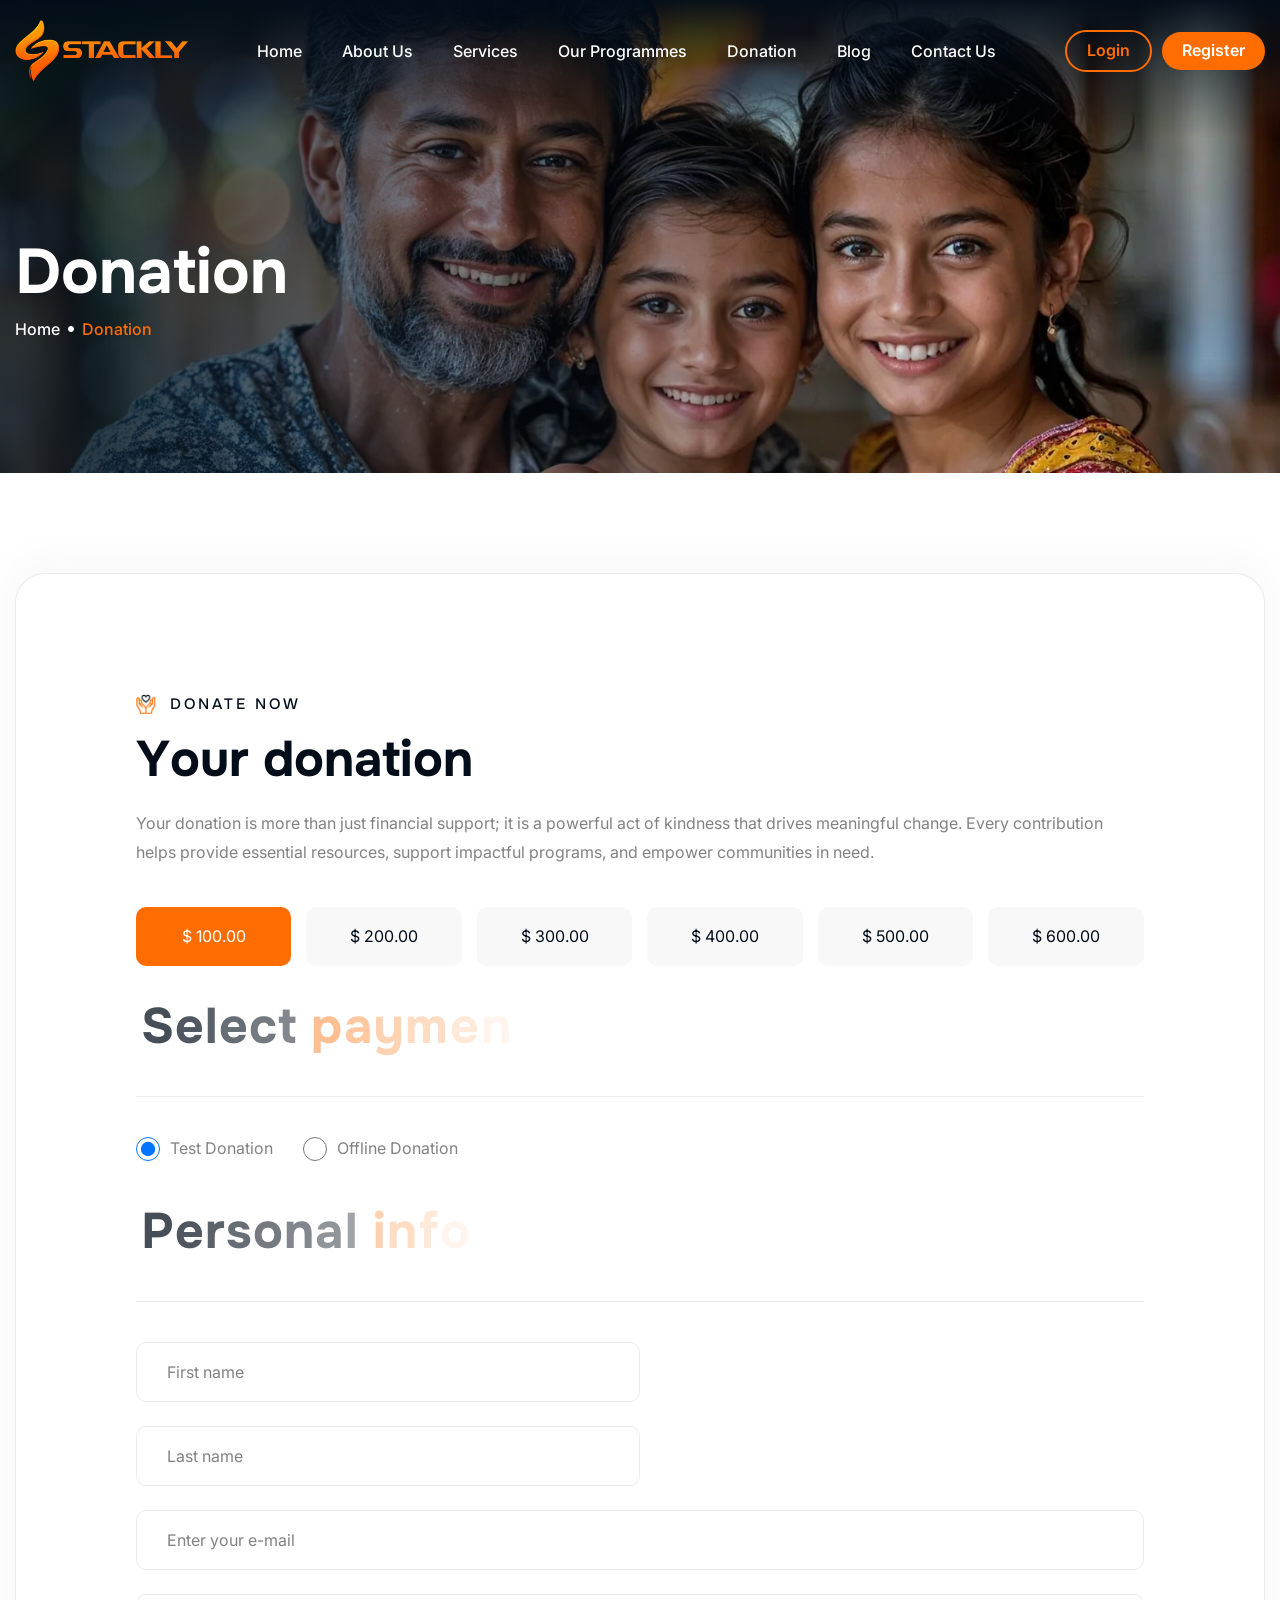
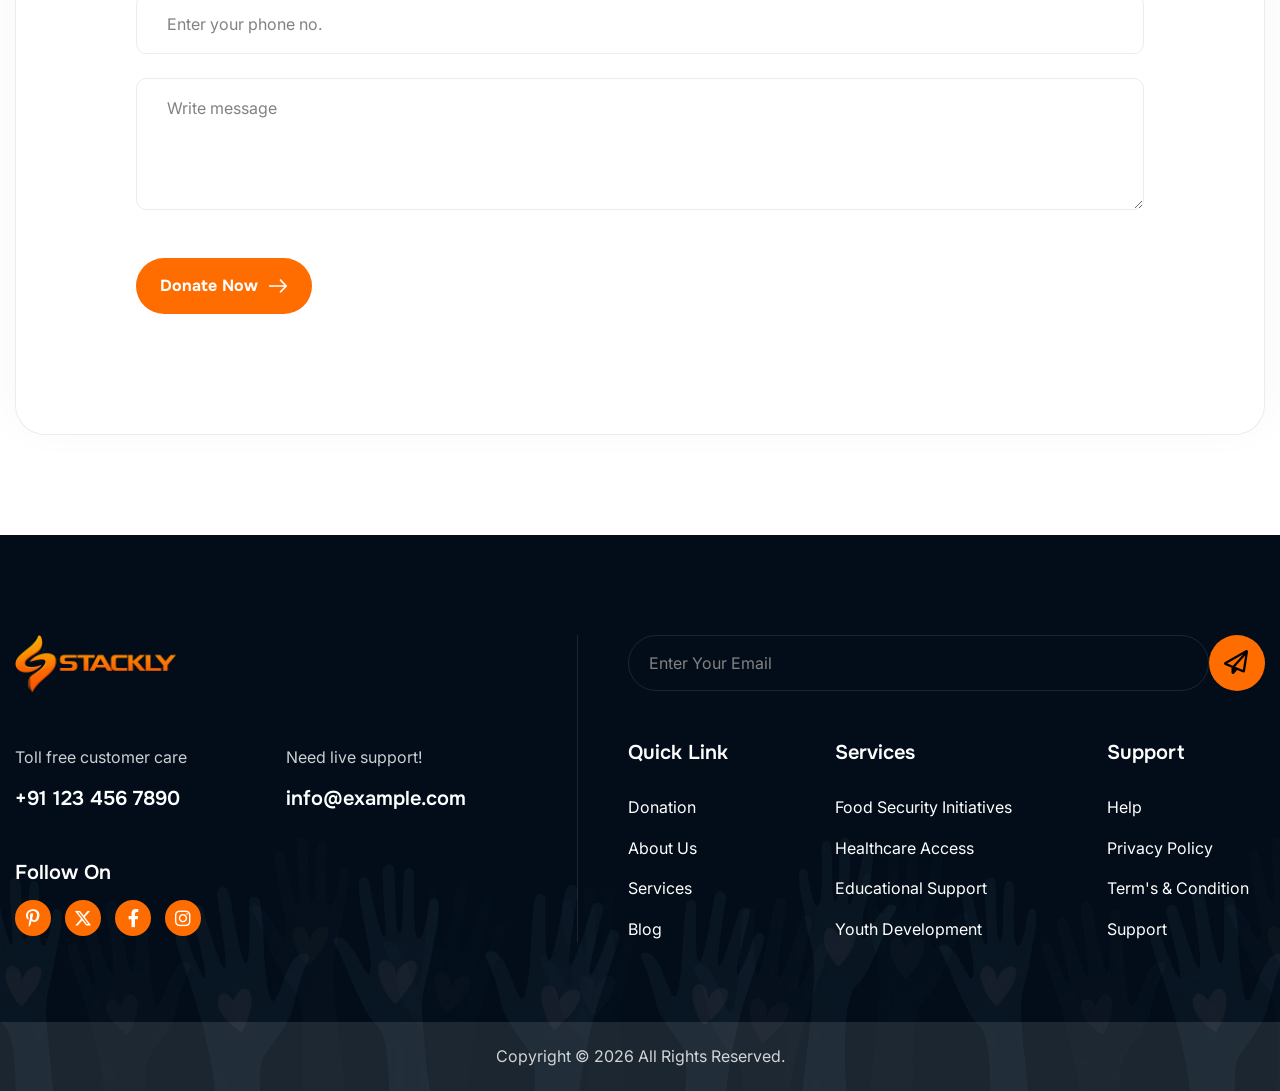
<file: donation.html>
<!DOCTYPE html>
<html lang="zxx">
<head>
	<!-- Meta -->
	<meta charset="utf-8">
	<meta http-equiv="X-UA-Compatible" content="IE=edge">
	<meta name="viewport" content="width=device-width, initial-scale=1.0, maximum-scale=1">
	<!-- Page Title -->
    <title>Stackly - Non Profit</title>
	<!-- Google Fonts Css-->
	<!-- Google Fonts -->
<link rel="preconnect" href="https://fonts.googleapis.com">
<link rel="preconnect" href="https://fonts.gstatic.com" crossorigin>

<link href="https://fonts.googleapis.com/css2?family=Inter:wght@100;200;300;400;500;600;700;800;900&family=Onest:wght@100;200;300;400;500;600;700;800;900&display=swap" rel="stylesheet">
	<!-- Bootstrap Css -->
	<link href="css/bootstrap.min.css" rel="stylesheet" media="screen">
	<!-- SlickNav Css -->
	<link href="css/slicknav.min.css" rel="stylesheet">
	<!-- Swiper Css -->
	<link rel="stylesheet" href="css/swiper-bundle.min.css">
	<!-- Font Awesome Icon Css-->
	<link href="css/all.min.css" rel="stylesheet" media="screen">
	<!-- Animated Css -->
	<link href="css/animate.css" rel="stylesheet">
    <!-- Magnific Popup Core Css File -->
	<link rel="stylesheet" href="css/magnific-popup.css">
	<!-- Mouse Cursor Css File -->
	<link rel="stylesheet" href="css/mousecursor.css">
	<!-- Main Custom Css -->
	<link href="css/custom.css" rel="stylesheet" media="screen">
</head>
<body>


    <!-- Header Start -->
	<header class="main-header">
		<div class="header-sticky">
			<nav class="navbar navbar-expand-lg">
				<div class="container">
					<!-- Logo Start -->
					<a class="navbar-brand" href="index.html">
						<img src="images/logo.webp" alt="Logo">
					</a>
					<!-- Logo End -->

					<!-- Main Menu Start -->
					<div class="collapse navbar-collapse main-menu">
                        <div class="nav-menu-wrapper">
                            <ul class="navbar-nav mr-auto" id="menu">
                                <li class="nav-item"><a class="nav-link" href="index.html">Home</a></li>                        
                                <li class="nav-item"><a class="nav-link" href="about.html">About Us</a></li>
                                <li class="nav-item"><a class="nav-link" href="services.html">Services</a></li>
                                <li class="nav-item"><a class="nav-link" href="programmes.html">Our Programmes</a></li>
                                <li class="nav-item"><a class="nav-link" href="donation.html">Donation</a></li>
                                <li class="nav-item"><a class="nav-link" href="blog.html">Blog</a></li>
                                <li class="nav-item"><a class="nav-link" href="contact.html">Contact Us</a></li>            
                                 <li class="nav-item mobile-auth">
        <a href="login.html" class="nav-link">Login</a>
    </li>
    <li class="nav-item mobile-auth">
        <a href="register.html" class="nav-link">Register</a>
    </li>             
                            </ul>
                        </div>
                        <!-- Contact Now Box Start -->
                   <div class="header-btns">
    <a href="login.html" class="btn-login">Login</a>
    <a href="register.html" class="btn-register">Register</a>
</div>
                        <!-- Contact Now Box End -->
					</div>
					<!-- Main Menu End -->
					<div class="navbar-toggle"></div>
				</div>
			</nav>
			<div class="responsive-menu"></div>
		</div>
	</header>
	<!-- Header End -->

    <!-- Page Header Start -->
    <div class="page-header parallaxie">
        <div class="container">
            <div class="row align-items-center">
                <div class="col-lg-12">
                    <!-- Page Header Box Start -->
                    <div class="page-header-box">
                        <h1 class="text-anime-style-2" data-cursor="-opaque">Donation</h1>
                        <nav class="wow fadeInUp">
                            <ol class="breadcrumb">
                                <li class="breadcrumb-item"><a href="index.html">home</a></li>
                                <li class="breadcrumb-item active" aria-current="page">donation</li>
                            </ol>
                        </nav>
                    </div>
                    <!-- Page Header Box End -->
                </div>
            </div>
        </div>
    </div>
    <!-- Page Header End -->

    <!-- Page Donation Start -->
    <div class="page-donation">
        <div class="container">
            <div class="row">
                <div class="col-lg-12">
                    <!-- Donation Box Start -->
                    <div class="donation-box">
                        <!-- Section Title Start -->
                        <div class="section-title">
                            <h3 class="wow fadeInUp">donate now</h3>
                            <h2 class="text-anime-style-2" data-cursor="-opaque">Your donation</h2>
                            <p class="wow fadeInUp" data-wow-delay="0.2s">Your donation is more than just financial support; it is a powerful act of kindness that drives meaningful change. Every contribution helps provide essential resources, support impactful programs, and empower communities in need.</p>
                        </div>
                        <!-- Section Title End -->

                        <!-- Campaign Donation Form Start -->
                        <div class="donate-form campaign-donate-form">
                            <form id="donateForm">
                                <div class="campaign-donate-value wow fadeInUp" data-wow-delay="0.4s">
                    
                                    <fieldset class="donate-value-box">
                                        <div class="donate-value">
                                            <input type="radio" id="value1" name="amount" value="value1" checked>
                                            <label for="value1">$ 100.00</label>
                                        </div>
                                        
                                        <div class="donate-value">
                                            <input type="radio" id="value2" name="amount" value="value2">
                                            <label for="value2">$ 200.00</label>
                                        </div>
                                        
                                        <div class="donate-value">
                                            <input type="radio" id="value3" name="amount" value="value3">
                                            <label for="value3">$ 300.00</label>
                                        </div>
                                        
                                        <div class="donate-value">
                                            <input type="radio" id="value4" name="amount" value="value4">
                                            <label for="value4">$ 400.00</label>
                                        </div>
                                        
                                        <div class="donate-value">
                                            <input type="radio" id="value5" name="amount" value="value5">
                                            <label for="value5">$ 500.00</label>
                                        </div>
                                        
                                        <div class="donate-value">
                                            <input type="radio" id="value6" name="amount" value="value6">
                                            <label for="value6">$ 600.00</label>
                                        </div>
                                    </fieldset>
                                    <small class="error" id="amountError"></small>
                                </div>
                    
                                <!-- Donation Payment Method Start -->
                                <div class="donate-payment-method">
                                    <div class="section-title">
                                        <h2 class="text-anime-style-2" data-cursor="-opaque">Select <span>payment method</span></h2>
                                    </div>
                                    <div class="donate-payment-type wow fadeInUp" data-wow-delay="0.6s">
                                        <div class="payment-method">
                                            <input type="radio" id="test" name="payment" value="Test" checked>
                                            <label for="test">test donation</label>
                                        </div>
                                        <div class="payment-method">
                                            <input type="radio" id="Offline" name="payment" value="Offline">
                                            <label for="Offline">offline donation</label>
                                        </div>
                                    </div>
                                    
                                        <small class="error" id="amountError"></small>
                                </div>
                                <!-- Donation Payment Method End -->
                                
                                <!-- Donar Personal Info Start -->
                                <div class="donar-personal-info">
                                    <!-- Section Title Start -->
                                    <div class="section-title">
                                        <h2 class="text-anime-style-2" data-cursor="-opaque">Personal <span>info</span></h2>
                                    </div>
                                    <!-- Section Title End -->
                
                                     <div class="form-group col-md-6 mb-4">
                <input type="text" id="fname" class="form-control" placeholder="First name">
                <small class="error" id="fnameError"></small>
            </div>

            <div class="form-group col-md-6 mb-4">
                <input type="text" id="lname" class="form-control" placeholder="Last name">
                <small class="error" id="lnameError"></small>
            </div>

            <div class="form-group col-md-12 mb-4">
                <input type="email" id="email" class="form-control" placeholder="Enter your e-mail">
                <small class="error" id="emailError"></small>
            </div>

            <div class="form-group col-md-12 mb-4">
                <input type="text" id="phone" class="form-control" placeholder="Enter your phone no.">
                <small class="error" id="phoneError"></small>
            </div>

            <div class="form-group col-md-12 mb-5">
                <textarea id="message" class="form-control" rows="4" placeholder="Write message"></textarea>
            </div>

        </div>

        <!-- Submit -->
        <div class="form-group-btn">
            <button type="submit" class="btn-default">donate now</button>
        </div>
                                <!-- Donar Info Form Button End -->
                            </form>
                        </div>
                        <!-- Campaign Donation Form End -->
                    </div>
                    <!-- Donation Box End -->
                </div>
            </div>
        </div>
    </div>
    <!-- Page Donation End -->

    <!-- Main Footer Section Start -->
    <footer class="main-footer">
        <div class="container">
            <div class="row">
                <div class="col-lg-12">
                    <!-- Main Footer Box Start -->
                    <div class="main-footer-box">
                        <!-- Footer About Start -->
                        <div class="footer-about">
                            <!-- Footer Logo Start -->
                            <div class="footer-logo">
                                <img src="images/logo.webp" alt="">
                            </div>
                            <!-- Footer Logo End -->
                            
                            <!-- Footer Contact Detail Start -->
                            <div class="footer-contact-detail">
                                <div class="footer-contact-item">
                                    <p>Toll free customer care</p>
                                    <h3><a>+91 123 456 7890</a></h3>
                                </div>
                                
                                <div class="footer-contact-item">
                                    <p>Need live support!</p>
                                    <h3><a>info@example.com</a></h3>
                                </div>
                            </div>
                            <!-- Footer Contact Detail End -->
                            
                            <!-- Footer Social Links Start -->
                            <div class="footer-social-links">
                                <h3>Follow on</h3>
                                <ul>
                                    <li><a href="404.html"><i class="fa-brands fa-pinterest-p"></i></a></li>
                                    <li><a href="404.html"><i class="fa-brands fa-x-twitter"></i></a></li>
                                    <li><a href="404.html"><i class="fa-brands fa-facebook-f"></i></a></li>
                                    <li><a href="404.html"><i class="fa-brands fa-instagram"></i></a></li>                                    								
                                </ul>
                            </div>
                            <!-- Footer Social Links End -->
                        </div>
                        <!-- Footer About End -->

                        <!-- Footer Links Box Start -->
                        <div class="footer-links-box">
                            <!-- Newsletter Form Start -->
                            <div class="newsletter-form">
                                <form id="newsletterForm">
                                    <div class="form-group">
                                        <input type="email" name="email" class="form-control" id="mail" placeholder="Enter Your Email" required="">
                                        <button type="submit" class="newsletter-btn"><i class="fa-regular fa-paper-plane"></i></button>
                                    </div>
                                </form>
                            </div>

                            <script>
document.getElementById("newsletterForm").addEventListener("submit", function(e) {
    e.preventDefault(); // stop form submit

    const email = document.getElementById("mail").value;

    // Email validation regex
    const emailPattern = /^[^ ]+@[^ ]+\.[a-z]{2,3}$/;

    if(email === "") {
        alert("Please enter your email");
        return;
    }

    if(!emailPattern.test(email)) {
        alert("Please enter a valid email address");
        return;
    }

    // ✅ If valid → redirect
    window.location.href = "404.html";
});
</script>
                            <!-- Newsletter Form End -->

                            <!-- Footer Links Start -->
                            <div class="footer-links">
                                <h3>Quick link</h3>
                                <ul>
                                    <li><a href="donation.html">Donation</a></li>
                                    <li><a href="about.html">about us</a></li>
                                    <li><a href="services.html">services</a></li>
                                    <li><a href="blog.html">blog</a></li>
                                </ul>
                            </div>
                            <!-- Footer Links End -->
                            
                            <!-- Footer Links Start -->
                            <div class="footer-links footer-service-links">
                                <h3>services</h3>
                                <ul>
                                    <li><a href="404.html">food security initiatives</a></li>
                                    <li><a href="404.html">healthcare access</a></li>
                                    <li><a href="404.html">educational support</a></li>
                                    <li><a href="404.html">youth development</a></li>
                                </ul>
                            </div>
                            <!-- Footer Links End -->
                            
                            <!-- Footer Links Start -->
                            <div class="footer-links">
                                <h3>support</h3>
                                <ul>
                                    <li><a href="404.html">help</a></li>
                                    <li><a href="404.html">privacy policy</a></li>
                                    <li><a href="404.html">term's & condition</a></li>
                                    <li><a href="404.html">support</a></li>
                                </ul>
                            </div>
                            <!-- Footer Links End -->
                        </div>
                        <!-- Footer Links Box End -->
                    </div>
                    <!-- Main Footer Box End -->
                </div>
            </div>
        </div>

        <!-- Footer Copyright Start -->
        <div class="footer-copyright">
            <div class="container">
                <div class="row">
                    <div class="col-md-12">
                        <!-- Copyright Text Start -->
                        <div class="copyright-text">
                            <p>Copyright © 2026 All Rights Reserved.</p>
                        </div>
                        <!-- Copyright Text End -->
                    </div>
                </div>
            </div>
        </div>
        <!-- Footer Copyright End -->
    </footer>
    <!-- Main Footer Section End -->


  <script>
document.getElementById("donateForm").addEventListener("submit", function(e) {
    e.preventDefault();

    let fname = document.getElementById("fname");
    let lname = document.getElementById("lname");
    let email = document.getElementById("email");
    let phone = document.getElementById("phone");

    let amount = document.querySelector('input[name="amount"]:checked');
    let payment = document.querySelector('input[name="payment"]:checked');

    let fnameError = document.getElementById("fnameError");
    let lnameError = document.getElementById("lnameError");
    let emailError = document.getElementById("emailError");
    let phoneError = document.getElementById("phoneError");
    let amountError = document.getElementById("amountError");
    let paymentError = document.getElementById("paymentError");

    // Reset
    document.querySelectorAll(".error").forEach(el => el.textContent = "");
    document.querySelectorAll(".form-control").forEach(el => el.classList.remove("input-error"));

    let isValid = true;

    // First Name
    if (fname.value.trim() === "") {
        fnameError.textContent = "First name is required";
        fname.classList.add("input-error");
        isValid = false;
    }

    // Last Name
    if (lname.value.trim() === "") {
        lnameError.textContent = "Last name is required";
        lname.classList.add("input-error");
        isValid = false;
    }

    // Email
    let emailPattern = /^[^ ]+@[^ ]+\.[a-z]{2,}$/;
    if (email.value.trim() === "") {
        emailError.textContent = "Email is required";
        email.classList.add("input-error");
        isValid = false;
    } else if (!emailPattern.test(email.value.trim())) {
        emailError.textContent = "Enter valid email";
        email.classList.add("input-error");
        isValid = false;
    }

    // Phone
    let phonePattern = /^[0-9]{10}$/;
    if (phone.value.trim() === "") {
        phoneError.textContent = "Phone number is required";
        phone.classList.add("input-error");
        isValid = false;
    } else if (!phonePattern.test(phone.value.trim())) {
        phoneError.textContent = "Enter valid 10-digit number";
        phone.classList.add("input-error");
        isValid = false;
    }

    // Amount
    if (!amount) {
        amountError.textContent = "Please select donation amount";
        isValid = false;
    }

    // Payment
    if (!payment) {
        paymentError.textContent = "Please select payment method";
        isValid = false;
    }

    // SUCCESS
    if (isValid) {
        window.location.href = "404.html";
    }
});
</script>

    <!-- Jquery Library File -->
    <script src="js/jquery-3.7.1.min.js"></script>
    <!-- Bootstrap js file -->
    <script src="js/bootstrap.min.js"></script>
    <!-- Validator js file -->
    <script src="js/validator.min.js"></script>
    <!-- SlickNav js file -->
    <script src="js/jquery.slicknav.js"></script>
    <!-- Swiper js file -->
    <script src="js/swiper-bundle.min.js"></script>
    <!-- Counter js file -->
    <script src="js/jquery.waypoints.min.js"></script>
    <script src="js/jquery.counterup.min.js"></script>
    <!-- Isotop js file -->
	<script src="js/isotope.min.js"></script>
    <!-- Magnific js file -->
    <script src="js/jquery.magnific-popup.min.js"></script>
    <!-- SmoothScroll -->
    <script src="js/SmoothScroll.js"></script>
    <!-- Parallax js -->
    <script src="js/parallaxie.js"></script>
    <!-- MagicCursor js file -->
    <script src="js/gsap.min.js"></script>
    <script src="js/magiccursor.js"></script>
    <!-- Text Effect js file -->
    <script src="js/SplitText.js"></script>
    <script src="js/ScrollTrigger.min.js"></script>
    <!-- YTPlayer js File -->
    <script src="js/jquery.mb.YTPlayer.min.js"></script>
    <!-- Wow js file -->
    <script src="js/wow.min.js"></script>
    <!-- Main Custom js file -->
    <script src="js/function.js"></script>
</body>
</html>
</file>
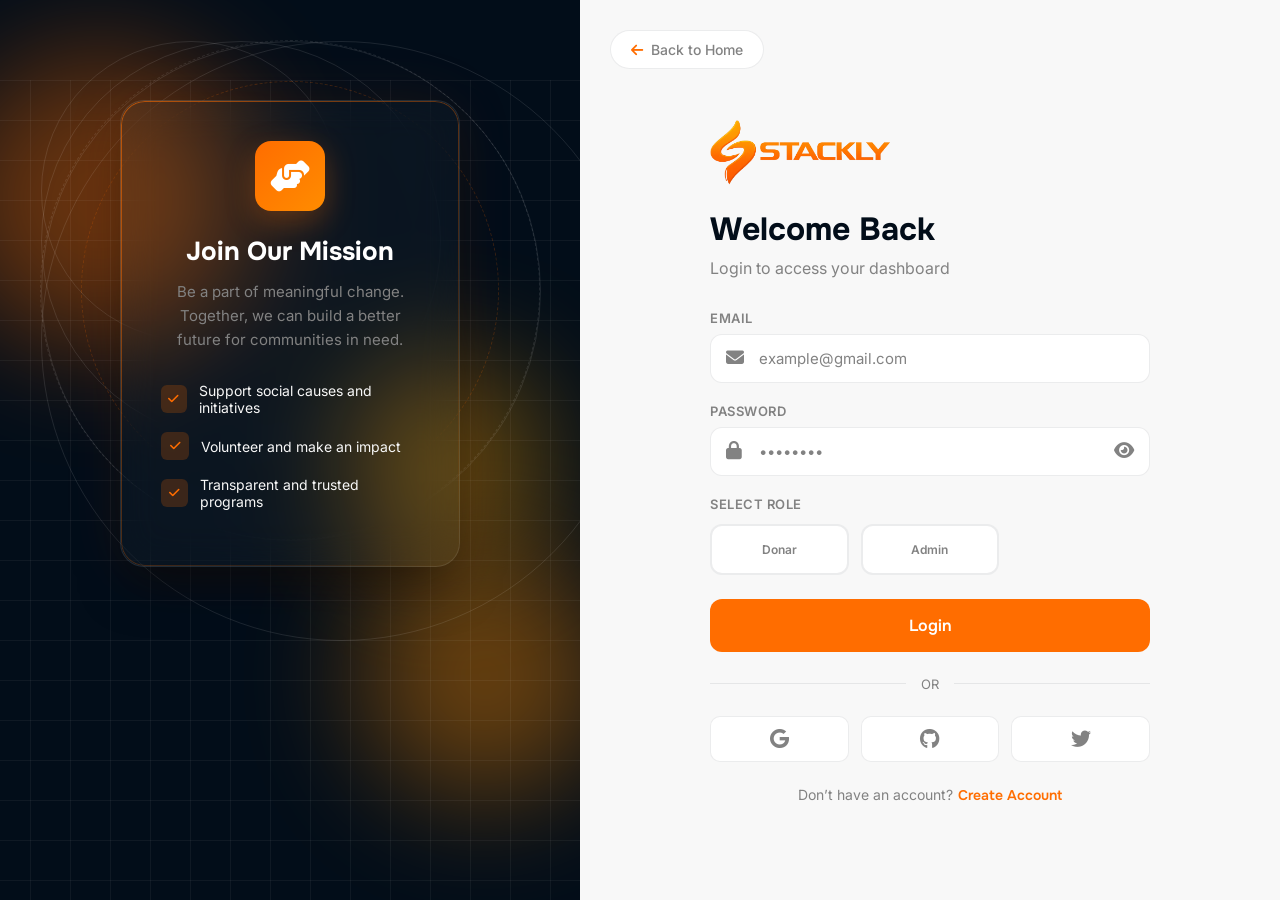
<file: login.html>
<!DOCTYPE html>
<html lang="en">
<head>
    <meta charset="UTF-8">
    <meta name="viewport" content="width=device-width, initial-scale=1.0">
    <title>Register - Create Account</title>
    <link href="https://cdnjs.cloudflare.com/ajax/libs/font-awesome/6.4.0/css/all.min.css" rel="stylesheet">
    <link href="https://fonts.googleapis.com/css2?family=Inter:wght@300;400;500;600;700;800&family=Onest:wght@400;500;600;700&display=swap" rel="stylesheet">
    <style>
        :root {
            --primary-color: #020D19;
            --secondary-color: #F8F8F8;
            --text-color: #828282;
            --accent-color: #FF6D00;
            --white-color: #FFFFFF;
            --divider-color: #020D1914;
            --dark-divider-color: #FFFFFF1A;
            --error-color: rgb(230, 87, 87);
            --default-font: "Inter", serif;
            --accent-font: "Onest", serif;
        }

        * {
            margin: 0;
            padding: 0;
            box-sizing: border-box;
        }

        html, body {
            height: 100%;
            font-family: var(--default-font);
            overflow: hidden;
        }

        body {
            display: flex;
            background: var(--primary-color);
        }

        /* Scrollbar Styling */
        ::-webkit-scrollbar {
            width: 8px;
        }

        ::-webkit-scrollbar-track {
            background: var(--primary-color);
        }

        ::-webkit-scrollbar-thumb {
            background: var(--accent-color);
            border-radius: 4px;
        }

        /* Left Side - Animated Visual */
        .left-side {
            flex: 1;
            position: relative;
            background: var(--primary-color);
            overflow: hidden;
            display: flex;
            align-items: flex-start;
            justify-content: center;
            padding-top: 80px;
            min-height: 100vh;
        }

        /* Animated Background Layers */
        .bg-layer {
            position: absolute;
            width: 100%;
            height: 100%;
            top: 0;
            left: 0;
        }

        /* Floating Orbs */
        .orb {
            position: absolute;
            border-radius: 50%;
            filter: blur(60px);
            opacity: 0.4;
            animation: float-orb 25s infinite ease-in-out;
        }

        .orb-1 {
            width: 300px;
            height: 300px;
            background: var(--accent-color);
            top: 50px;
            left: -50px;
            animation-delay: 0s;
        }

        .orb-2 {
            width: 250px;
            height: 250px;
            background: #FF8C00;
            bottom: 100px;
            right: -30px;
            animation-delay: -8s;
        }

        .orb-3 {
            width: 200px;
            height: 200px;
            background: #FFA500;
            top: 40%;
            left: 60%;
            animation-delay: -15s;
        }

        @keyframes float-orb {
            0%, 100% {
                transform: translate(0, 0) scale(1);
            }
            33% {
                transform: translate(30px, -30px) scale(1.1);
            }
            66% {
                transform: translate(-20px, 20px) scale(0.9);
            }
        }

        /* Grid Pattern */
        .grid-pattern {
            position: absolute;
            width: 200%;
            height: 200%;
            background-image: 
                linear-gradient(var(--dark-divider-color) 1px, transparent 1px),
                linear-gradient(90deg, var(--dark-divider-color) 1px, transparent 1px);
            background-size: 40px 40px;
            animation: grid-move 15s linear infinite;
            opacity: 0.5;
        }

        @keyframes grid-move {
            0% { transform: translate(0, 0); }
            100% { transform: translate(40px, 40px); }
        }

        /* Floating Particles */
        .particles-container {
            position: absolute;
            width: 100%;
            height: 100%;
            overflow: hidden;
        }

        .particle {
            position: absolute;
            width: 4px;
            height: 4px;
            background: var(--accent-color);
            border-radius: 50%;
            box-shadow: 0 0 10px var(--accent-color);
            animation: particle-float 12s infinite;
        }

        .particle:nth-child(1) { left: 10%; top: 100%; animation-delay: 0s; }
        .particle:nth-child(2) { left: 20%; top: 100%; animation-delay: 1s; }
        .particle:nth-child(3) { left: 30%; top: 100%; animation-delay: 2s; }
        .particle:nth-child(4) { left: 40%; top: 100%; animation-delay: 0.5s; }
        .particle:nth-child(5) { left: 50%; top: 100%; animation-delay: 3s; }
        .particle:nth-child(6) { left: 60%; top: 100%; animation-delay: 1.5s; }
        .particle:nth-child(7) { left: 70%; top: 100%; animation-delay: 2.5s; }
        .particle:nth-child(8) { left: 80%; top: 100%; animation-delay: 0.8s; }
        .particle:nth-child(9) { left: 90%; top: 100%; animation-delay: 3.5s; }
        .particle:nth-child(10) { left: 15%; top: 100%; animation-delay: 4s; }

        @keyframes particle-float {
            0% {
                transform: translateY(0) scale(0);
                opacity: 0;
            }
            10% {
                opacity: 1;
                transform: scale(1);
            }
            90% {
                opacity: 0.5;
            }
            100% {
                transform: translateY(-100vh) scale(0.5);
                opacity: 0;
            }
        }

        /* Animated Rings */
        .rings-container {
            position: absolute;
            width: 100%;
            height: 100%;
            display: flex;
            align-items: center;
            justify-content: center;
            top: -50px;
        }

        .ring {
            position: absolute;
            border: 1px solid var(--dark-divider-color);
            border-radius: 50%;
            animation: ring-expand 3s infinite ease-out;
        }

        .ring:nth-child(1) { width: 300px; height: 300px; animation-delay: 0s; }
        .ring:nth-child(2) { width: 400px; height: 400px; animation-delay: 0.8s; }
        .ring:nth-child(3) { width: 500px; height: 500px; animation-delay: 1.6s; }
        .ring:nth-child(4) { width: 600px; height: 600px; animation-delay: 2.4s; }

        @keyframes ring-expand {
            0% {
                transform: scale(0.6);
                opacity: 0.8;
                border-color: var(--accent-color);
            }
            100% {
                transform: scale(1.3);
                opacity: 0;
                border-color: transparent;
            }
        }

        /* 3D Card Effect - Moved Up */
        .visual-card {
            position: relative;
            width: 340px;
            background: rgba(255, 255, 255, 0.03);
            backdrop-filter: blur(20px);
            border: 1px solid var(--dark-divider-color);
            border-radius: 24px;
            padding: 40px;
            transform-style: preserve-3d;
            animation: card-float 5s ease-in-out infinite;
            box-shadow: 
                0 25px 50px -12px rgba(0, 0, 0, 0.5),
                0 0 60px rgba(255, 109, 0, 0.1);
            z-index: 10;
            margin-top: 20px;
        }

        @keyframes card-float {
            0%, 100% { transform: translateY(0); }
            50% { transform: translateY(-15px); }
        }

        .visual-card::before {
            content: '';
            position: absolute;
            inset: 0;
            border-radius: 24px;
            padding: 1px;
            background: linear-gradient(135deg, var(--accent-color), transparent);
            -webkit-mask: 
                linear-gradient(#fff 0 0) content-box, 
                linear-gradient(#fff 0 0);
            mask: 
                linear-gradient(#fff 0 0) content-box, 
                linear-gradient(#fff 0 0);
            -webkit-mask-composite: xor;
            mask-composite: exclude;
            opacity: 0.6;
        }

        .card-content {
            text-align: center;
            color: var(--white-color);
        }

        .card-icon {
            width: 70px;
            height: 70px;
            margin: 0 auto 24px;
            background: linear-gradient(135deg, var(--accent-color), #FF8C00);
            border-radius: 16px;
            display: flex;
            align-items: center;
            justify-content: center;
            font-size: 32px;
            color: var(--white-color);
            box-shadow: 0 10px 30px rgba(255, 109, 0, 0.3);
            animation: icon-pulse 2s ease-in-out infinite;
        }

        @keyframes icon-pulse {
            0%, 100% { transform: scale(1); }
            50% { transform: scale(1.05); }
        }

        .card-title {
            font-family: var(--accent-font);
            font-size: 26px;
            font-weight: 700;
            margin-bottom: 12px;
            color: var(--white-color);
        }

        .card-text {
            font-size: 15px;
            line-height: 1.6;
            color: var(--text-color);
            margin-bottom: 30px;
        }

        .feature-list {
            list-style: none;
            text-align: left;
        }

        .feature-item {
            display: flex;
            align-items: center;
            gap: 12px;
            margin-bottom: 16px;
            font-size: 14px;
            color: var(--secondary-color);
            animation: feature-slide 0.5s ease forwards;
            opacity: 0;
            transform: translateX(-20px);
        }

        .feature-item:nth-child(1) { animation-delay: 0.3s; }
        .feature-item:nth-child(2) { animation-delay: 0.5s; }
        .feature-item:nth-child(3) { animation-delay: 0.7s; }

        @keyframes feature-slide {
            to {
                opacity: 1;
                transform: translateX(0);
            }
        }

        .feature-icon {
            width: 28px;
            height: 28px;
            background: rgba(255, 109, 0, 0.2);
            border-radius: 6px;
            display: flex;
            align-items: center;
            justify-content: center;
            color: var(--accent-color);
            font-size: 12px;
        }

        /* Rotating Elements */
        .rotator {
            position: absolute;
            width: 500px;
            height: 500px;
            border: 1px dashed var(--dark-divider-color);
            border-radius: 50%;
            animation: rotate 25s linear infinite;
            top: 10%;
        }

        .rotator::before {
            content: '';
            position: absolute;
            inset: 40px;
            border: 1px dashed rgba(255, 109, 0, 0.2);
            border-radius: 50%;
            animation: rotate-reverse 18s linear infinite;
        }

        @keyframes rotate {
            from { transform: rotate(0deg); }
            to { transform: rotate(360deg); }
        }

        @keyframes rotate-reverse {
            from { transform: rotate(360deg); }
            to { transform: rotate(0deg); }
        }

        /* Right Side - Form with Scroll */
        .right-side {
            flex: 1;
            display: flex;
            flex-direction: column;
            justify-content: flex-start;
            padding: 40px 60px;
            background: var(--secondary-color);
            position: relative;
            overflow-y: auto;
            height: 100vh;
            min-width: 0;
        }

        /* Back to Home */
        .back-home {
            position: absolute;
            top: 30px;
            left: 30px;
            display: flex;
            align-items: center;
            gap: 8px;
            color: var(--text-color);
            text-decoration: none;
            font-size: 14px;
            font-weight: 500;
            padding: 10px 20px;
            border-radius: 50px;
            background: var(--white-color);
            border: 1px solid var(--divider-color);
            transition: all 0.3s ease;
            backdrop-filter: blur(10px);
            z-index: 100;
            font-family: var(--default-font);
        }

        .back-home:hover {
            color: var(--primary-color);
            border-color: var(--accent-color);
            transform: translateX(-5px);
            box-shadow: 0 4px 20px rgba(255, 109, 0, 0.2);
        }

        .back-home i {
            transition: transform 0.3s ease;
            color: var(--accent-color);
        }

        .back-home:hover i {
            transform: translateX(-3px);
        }

        /* Form Container */
        .form-container {
            max-width: 440px;
            width: 100%;
            margin: 80px auto 40px;
            animation: slide-up 0.8s ease-out;
        }

        @keyframes slide-up {
            from {
                opacity: 0;
                transform: translateY(30px);
            }
            to {
                opacity: 1;
                transform: translateY(0);
            }
        }

        .form-header {
            margin-bottom: 32px;
        }

        .logo-section {
            display: flex;
            align-items: center;
            gap: 16px;
            margin-bottom: 24px;
        }

        .logo {
            width: 180px;
            height: auto;
        }

        .brand-info h1 {
            font-family: var(--accent-font);
            font-size: 24px;
            font-weight: 700;
            color: var(--primary-color);
            margin-bottom: 4px;
        }

        .brand-info p {
            color: var(--text-color);
            font-size: 14px;
        }

        .form-title {
            font-family: var(--accent-font);
            font-size: 32px;
            font-weight: 700;
            color: var(--primary-color);
            margin-bottom: 8px;
        }

        .form-subtitle {
            color: var(--text-color);
            font-size: 16px;
        }

        /* Form Fields */
        .form-group {
            margin-bottom: 20px;
            position: relative;
            opacity: 0;
            transform: translateX(-20px);
            animation: slide-in 0.5s ease forwards;
        }

        .form-group:nth-child(1) { animation-delay: 0.1s; }
        .form-group:nth-child(2) { animation-delay: 0.2s; }
        .form-group:nth-child(3) { animation-delay: 0.3s; }
        .form-group:nth-child(4) { animation-delay: 0.4s; }

        @keyframes slide-in {
            to {
                opacity: 1;
                transform: translateX(0);
            }
        }

        .form-label {
            display: block;
            color: var(--text-color);
            font-size: 13px;
            font-weight: 600;
            margin-bottom: 8px;
            text-transform: uppercase;
            letter-spacing: 0.5px;
            font-family: var(--default-font);
            transition: color 0.3s ease;
        }

        .form-group:focus-within .form-label {
            color: var(--accent-color);
        }

        .input-wrapper {
            position: relative;
        }

        .form-input {
            width: 100%;
            padding: 14px 16px 14px 48px;
            background: var(--white-color);
            border: 1px solid var(--divider-color);
            border-radius: 12px;
            color: var(--primary-color);
            font-size: 15px;
            font-family: var(--default-font);
            transition: all 0.3s ease;
            outline: none;
        }

        .form-input:focus {
            border-color: var(--accent-color);
            box-shadow: 0 0 0 4px rgba(255, 109, 0, 0.1);
        }

        .form-input::placeholder {
            color: var(--text-color);
        }

        .input-icon {
            position: absolute;
            left: 16px;
            top: 50%;
            transform: translateY(-50%);
            color: var(--text-color);
            font-size: 18px;
            transition: all 0.3s ease;
        }

        .form-group:focus-within .input-icon {
            color: var(--accent-color);
            transform: translateY(-50%) scale(1.1);
        }

        .password-toggle {
            position: absolute;
            right: 16px;
            top: 50%;
            transform: translateY(-50%);
            color: var(--text-color);
            cursor: pointer;
            font-size: 18px;
            transition: all 0.3s ease;
        }

        .password-toggle:hover {
            color: var(--accent-color);
        }

        /* Role Selection */
        .role-section {
            margin-bottom: 24px;
            opacity: 0;
            animation: fade-in 0.5s ease 0.5s forwards;
        }

        @keyframes fade-in {
            to { opacity: 1; }
        }

        .role-label {
            display: block;
            color: var(--text-color);
            font-size: 13px;
            font-weight: 600;
            margin-bottom: 12px;
            text-transform: uppercase;
            letter-spacing: 0.5px;
            font-family: var(--default-font);
        }

        .role-options {
            display: grid;
            grid-template-columns: repeat(3, 1fr);
            gap: 12px;
        }

        .role-card {
            position: relative;
            padding: 16px 8px;
            background: var(--white-color);
            border: 2px solid var(--divider-color);
            border-radius: 12px;
            cursor: pointer;
            text-align: center;
            transition: all 0.3s cubic-bezier(0.4, 0, 0.2, 1);
        }

        .role-card:hover {
            transform: translateY(-2px);
            border-color: rgba(255, 109, 0, 0.3);
            box-shadow: 0 4px 15px rgba(2, 13, 25, 0.08);
        }

        .role-card.active {
            border-color: var(--accent-color);
            background: rgba(255, 109, 0, 0.05);
            transform: scale(1.02);
        }

        .role-icon {
            font-size: 24px;
            color: var(--text-color);
            margin-bottom: 8px;
            transition: all 0.3s ease;
        }

        .role-card.active .role-icon {
            color: var(--accent-color);
            transform: scale(1.1);
        }

        .role-name {
            font-size: 12px;
            font-weight: 600;
            color: var(--text-color);
            display: block;
            font-family: var(--default-font);
        }

        .role-card.active .role-name {
            color: var(--primary-color);
        }

        .role-check {
            position: absolute;
            top: 6px;
            right: 6px;
            width: 18px;
            height: 18px;
            background: var(--accent-color);
            border-radius: 50%;
            display: flex;
            align-items: center;
            justify-content: center;
            color: var(--white-color);
            font-size: 10px;
            opacity: 0;
            transform: scale(0);
            transition: all 0.3s ease;
        }

        .role-card.active .role-check {
            opacity: 1;
            transform: scale(1);
        }

        /* Terms */
        .terms-group {
            display: flex;
            align-items: flex-start;
            gap: 12px;
            margin-bottom: 24px;
            opacity: 0;
            animation: fade-in 0.5s ease 0.6s forwards;
        }

        .custom-checkbox {
            position: relative;
            width: 20px;
            height: 20px;
            flex-shrink: 0;
            cursor: pointer;
        }

        .custom-checkbox input {
            position: absolute;
            opacity: 0;
            cursor: pointer;
        }

        .checkmark {
            position: absolute;
            top: 0;
            left: 0;
            width: 20px;
            height: 20px;
            background: var(--white-color);
            border: 2px solid var(--divider-color);
            border-radius: 6px;
            transition: all 0.3s ease;
            display: flex;
            align-items: center;
            justify-content: center;
        }

        .custom-checkbox:hover .checkmark {
            border-color: var(--accent-color);
        }

        .custom-checkbox input:checked ~ .checkmark {
            background: var(--accent-color);
            border-color: var(--accent-color);
        }

        .checkmark i {
            color: var(--white-color);
            font-size: 12px;
            opacity: 0;
            transform: scale(0);
            transition: all 0.3s ease;
        }

        .custom-checkbox input:checked ~ .checkmark i {
            opacity: 1;
            transform: scale(1);
        }

        .terms-text {
            color: var(--text-color);
            font-size: 13px;
            line-height: 1.5;
            font-family: var(--default-font);
        }

        .terms-text a {
            color: var(--accent-color);
            text-decoration: none;
            font-weight: 600;
            transition: color 0.3s ease;
        }

        .terms-text a:hover {
            color: var(--primary-color);
            text-decoration: underline;
        }

        /* Submit Button */
        .submit-btn {
            width: 100%;
            padding: 16px;
            background: var(--accent-color);
            border: none;
            border-radius: 12px;
            color: var(--white-color);
            font-size: 16px;
            font-weight: 600;
            cursor: pointer;
            position: relative;
            overflow: hidden;
            transition: all 0.3s ease;
            display: flex;
            align-items: center;
            justify-content: center;
            gap: 10px;
            margin-bottom: 24px;
            opacity: 0;
            animation: fade-in 0.5s ease 0.7s forwards;
            font-family: var(--accent-font);
        }

        .submit-btn::before {
            content: '';
            position: absolute;
            top: 0;
            left: -100%;
            width: 100%;
            height: 100%;
            background: linear-gradient(90deg, transparent, rgba(255, 255, 255, 0.3), transparent);
            transition: left 0.6s ease;
        }

        .submit-btn:hover::before {
            left: 100%;
        }

        .submit-btn:hover {
            transform: translateY(-2px);
            box-shadow: 0 10px 30px rgba(255, 109, 0, 0.3);
        }

        .submit-btn:active {
            transform: translateY(0);
        }

        .submit-btn.loading {
            pointer-events: none;
        }

        .btn-spinner {
            width: 20px;
            height: 20px;
            border: 2px solid rgba(255, 255, 255, 0.3);
            border-top-color: var(--white-color);
            border-radius: 50%;
            animation: spin 0.8s linear infinite;
            display: none;
        }

        .submit-btn.loading .btn-text {
            display: none;
        }

        .submit-btn.loading .btn-spinner {
            display: block;
        }

        @keyframes spin {
            to { transform: rotate(360deg); }
        }

        /* Divider */
        .divider {
            display: flex;
            align-items: center;
            margin-bottom: 24px;
            color: var(--text-color);
            font-size: 13px;
            opacity: 0;
            animation: fade-in 0.5s ease 0.8s forwards;
            font-family: var(--default-font);
        }

        .divider::before,
        .divider::after {
            content: '';
            flex: 1;
            height: 1px;
            background: var(--divider-color);
        }

        .divider span {
            padding: 0 15px;
        }

        /* Social Login */
        .social-login {
            display: grid;
            grid-template-columns: repeat(3, 1fr);
            gap: 12px;
            margin-bottom: 24px;
            opacity: 0;
            animation: fade-in 0.5s ease 0.9s forwards;
        }

        .social-btn {
            padding: 12px;
            background: var(--white-color);
            border: 1px solid var(--divider-color);
            border-radius: 10px;
            color: var(--text-color);
            font-size: 20px;
            cursor: pointer;
            transition: all 0.3s ease;
            display: flex;
            align-items: center;
            justify-content: center;
        }

        .social-btn:hover {
            border-color: var(--accent-color);
            color: var(--accent-color);
            transform: translateY(-2px);
            box-shadow: 0 4px 15px rgba(2, 13, 25, 0.08);
        }

        /* Login Link */
        .login-link {
            text-align: center;
            color: var(--text-color);
            font-size: 14px;
            opacity: 0;
            animation: fade-in 0.5s ease 1s forwards;
            font-family: var(--default-font);
            margin-bottom: 20px;
        }

        .login-link a {
            color: var(--accent-color);
            text-decoration: none;
            font-weight: 600;
            margin-left: 5px;
            transition: color 0.3s ease;
            position: relative;
            font-family: var(--accent-font);
        }

        .login-link a::after {
            content: '';
            position: absolute;
            bottom: -2px;
            left: 0;
            width: 0;
            height: 2px;
            background: var(--accent-color);
            transition: width 0.3s ease;
        }

        .login-link a:hover {
            color: var(--primary-color);
        }

        .login-link a:hover::after {
            width: 100%;
        }

        /* Success Message */
        .success-toast {
            position: fixed;
            top: 20px;
            right: 20px;
            background: var(--primary-color);
            color: var(--white-color);
            padding: 16px 24px;
            border-radius: 12px;
            box-shadow: 0 10px 30px rgba(2, 13, 25, 0.3);
            display: flex;
            align-items: center;
            gap: 12px;
            transform: translateX(400px);
            opacity: 0;
            transition: all 0.5s ease;
            z-index: 1000;
            border-left: 4px solid var(--accent-color);
            font-family: var(--default-font);
        }

        .success-toast.show {
            transform: translateX(0);
            opacity: 1;
        }

        .success-toast i {
            color: var(--accent-color);
        }

        /* Responsive */
        @media (max-width: 968px) {
            html, body {
                overflow: auto;
                height: auto;
            }

            body {
                flex-direction: column;
            }

            .left-side {
                min-height: 400px;
                padding: 60px 20px;
                align-items: center;
                justify-content: center;
            }

            .visual-card {
                width: 300px;
                margin-top: 0;
            }

            .rotator {
                width: 350px;
                height: 350px;
                top: 50%;
                transform: translateY(-50%);
            }

            .right-side {
                height: auto;
                min-height: 100vh;
                padding: 80px 24px 40px;
            }

            .form-container {
                margin: 0 auto;
            }

            .back-home {
                top: 20px;
                left: 20px;
                background: var(--secondary-color);
            }
        }

        @media (max-width: 480px) {
            .role-options {
                grid-template-columns: 1fr;
            }

            .social-login {
                grid-template-columns: 1fr;
            }

            .form-title {
                font-size: 24px;
            }

            .visual-card {
                width: 100%;
                max-width: 320px;
            }
        }

        .error-text {
    color: red;
    font-size: 12px;
    margin-top: 5px;
    display: block;
}

.input-error {
    border-color: red !important;
}
    </style>
</head>
<body>
    <!-- Success Toast -->
    <div class="success-toast" id="successToast">
        <i class="fas fa-check-circle"></i>
        <span>Account created successfully!</span>
    </div>

    <!-- Left Side - Animated Visual -->
    <div class="left-side">
        <!-- Background Effects -->
        <div class="bg-layer">
            <div class="orb orb-1"></div>
            <div class="orb orb-2"></div>
            <div class="orb orb-3"></div>
        </div>

        <!-- Grid Pattern -->
        <div class="grid-pattern"></div>

        <!-- Floating Particles -->
        <div class="particles-container">
            <div class="particle"></div>
            <div class="particle"></div>
            <div class="particle"></div>
            <div class="particle"></div>
            <div class="particle"></div>
            <div class="particle"></div>
            <div class="particle"></div>
            <div class="particle"></div>
            <div class="particle"></div>
            <div class="particle"></div>
        </div>

        <!-- Rotating Rings -->
        <div class="rings-container">
            <div class="rotator">
                <div class="ring"></div>
                <div class="ring"></div>
                <div class="ring"></div>
                <div class="ring"></div>
            </div>
        </div>

        <!-- 3D Card -->
        <div class="visual-card">
    <div class="card-content">
        <div class="card-icon">
            <i class="fas fa-hands-helping"></i>
        </div>
        <h2 class="card-title">Join Our Mission</h2> 
        <p class="card-text">
            Be a part of meaningful change. Together, we can build a better future for communities in need.
        </p>
        
        <ul class="feature-list">
            <li class="feature-item">
                <span class="feature-icon"><i class="fas fa-check"></i></span>
                <span>Support social causes and initiatives</span>
            </li>
            <li class="feature-item">
                <span class="feature-icon"><i class="fas fa-check"></i></span>
                <span>Volunteer and make an impact</span>
            </li>
            <li class="feature-item">
                <span class="feature-icon"><i class="fas fa-check"></i></span>
                <span>Transparent and trusted programs</span>
            </li>
        </ul>
    </div>
</div>
    </div>

    <!-- Right Side - Form with Scroll -->
    <div class="right-side">
        <!-- Back to Home -->
        <a href="index.html" class="back-home">
            <i class="fas fa-arrow-left"></i>
            <span>Back to Home</span>
        </a>

        <div class="form-container">
            <!-- Header -->
            <div class="form-header">
               <div class="logo-section">
    <img src="images/logo.webp" 
         alt="Logo" 
         class="logo" 
         id="logoImg">
</div>
<h2 class="form-title">Welcome Back</h2>
<p class="form-subtitle">Login to access your dashboard</p>
            </div>

   <form id="loginForm">

    <!-- Email -->
    <div class="form-group">
        <label class="form-label">Email</label>
        <div class="input-wrapper">
            <i class="fas fa-envelope input-icon"></i>
            <input type="email" placeholder="example@gmail.com" class="form-input" required>
        </div>
        <small id="emailError" class="error-text"></small>
    </div>

    <!-- Password -->
    <div class="form-group">
        <label class="form-label">Password</label>
        <div class="input-wrapper">
            <i class="fas fa-lock input-icon"></i>
            <input type="password" id="password" placeholder="••••••••" class="form-input" required>
            <i class="fas fa-eye password-toggle" id="togglePassword"></i>
        </div>
        <small id="passwordError" class="error-text"></small>
    </div>

    <!-- Role -->
    <div class="role-section">
        <label class="role-label">Select Role</label>
        <div class="role-options">
            <div class="role-card" data-role="donar">
                <div class="role-check"><i class="fas fa-check"></i></div>
                <span class="role-name">Donar</span>
            </div>
            <div class="role-card" data-role="admin">
                <div class="role-check"><i class="fas fa-check"></i></div>
                <span class="role-name">Admin</span>
            </div>
        </div>
        <input type="hidden" id="selectedRole">
    </div>
    <small id="roleError" class="error-text"></small>

    <button type="submit" class="submit-btn">Login</button>

</form>

            <!-- Divider -->
            <div class="divider">
                <span>OR</span>
            </div>

            <!-- Social Login -->
            <div class="social-login">
                <button type="button" class="social-btn" title="Google" onclick="window.location.href='404.html'">
                    <i class="fab fa-google"></i>
                </button>
                <button type="button" class="social-btn" title="GitHub" onclick="window.location.href='404.html'">
                    <i class="fab fa-github"></i>
                </button>
                <button type="button" class="social-btn" title="Twitter" onclick="window.location.href='404.html'">
                    <i class="fab fa-twitter"></i>
                </button>
            </div>

            <!-- Login Link -->
            <div class="login-link">
    Don’t have an account?<a href="register.html">Create Account</a>
</div>
        </div>
    </div>

<script>
// ===============================
// ROLE SELECTION
// ===============================
const roleCards = document.querySelectorAll('.role-card');
const selectedRoleInput = document.getElementById('selectedRole');

roleCards.forEach(card => {
    card.addEventListener('click', () => {
        roleCards.forEach(c => c.classList.remove('active'));
        card.classList.add('active');
        selectedRoleInput.value = card.dataset.role;

        document.getElementById("roleError").textContent = "";
    });
});

// ===============================
// PASSWORD TOGGLE
// ===============================
const togglePassword = document.getElementById('togglePassword');
const passwordInput = document.getElementById('password');

togglePassword.addEventListener('click', () => {
    const type = passwordInput.type === 'password' ? 'text' : 'password';
    passwordInput.type = type;
    togglePassword.classList.toggle('fa-eye');
    togglePassword.classList.toggle('fa-eye-slash');
});

// ===============================
// STRONG PASSWORD CHECK
// ===============================
function isStrongPassword(password) {
    return /^(?=.*[a-z])(?=.*[A-Z])(?=.*\d)(?=.*[@$!%*?&]).{8,}$/.test(password);
}

// ===============================
// LOGIN VALIDATION
// ===============================
const form = document.getElementById("loginForm");

form.addEventListener("submit", function(e) {
    e.preventDefault();

    const email = document.querySelector('input[type="email"]');
    const password = document.getElementById("password");
    const role = document.getElementById("selectedRole");

    const emailError = document.getElementById("emailError");
    const passwordError = document.getElementById("passwordError");
    const roleError = document.getElementById("roleError");

    // Reset
    emailError.textContent = "";
    passwordError.textContent = "";
    roleError.textContent = "";

    email.classList.remove("input-error");
    password.classList.remove("input-error");

    let isValid = true;

    // EMAIL VALIDATION
    if (!email.value.includes("@") || !email.value.includes(".")) {
        emailError.textContent = "Enter valid email";
        email.classList.add("input-error");
        isValid = false;
    }

    // PASSWORD VALIDATION
    if (!isStrongPassword(password.value)) {
        passwordError.textContent = "Strong password required";
        password.classList.add("input-error");
        isValid = false;
    }

    // ROLE VALIDATION
    if (!role.value) {
        roleError.textContent = "Select role";
        isValid = false;
    }

    // ===============================
    // SUCCESS → STORE DATA + REDIRECT
    // ===============================
    if (isValid) {

        // Store email + role
        localStorage.setItem("userEmail", email.value);
        localStorage.setItem("userRole", role.value);

        // Role based redirect
        if (role.value === "admin") {
            window.location.href = "admin-dashboard.html";
        } else {
            window.location.href = "donar-dashboard.html";
        }
    }
});
</script>

</body>
</html>
</file>
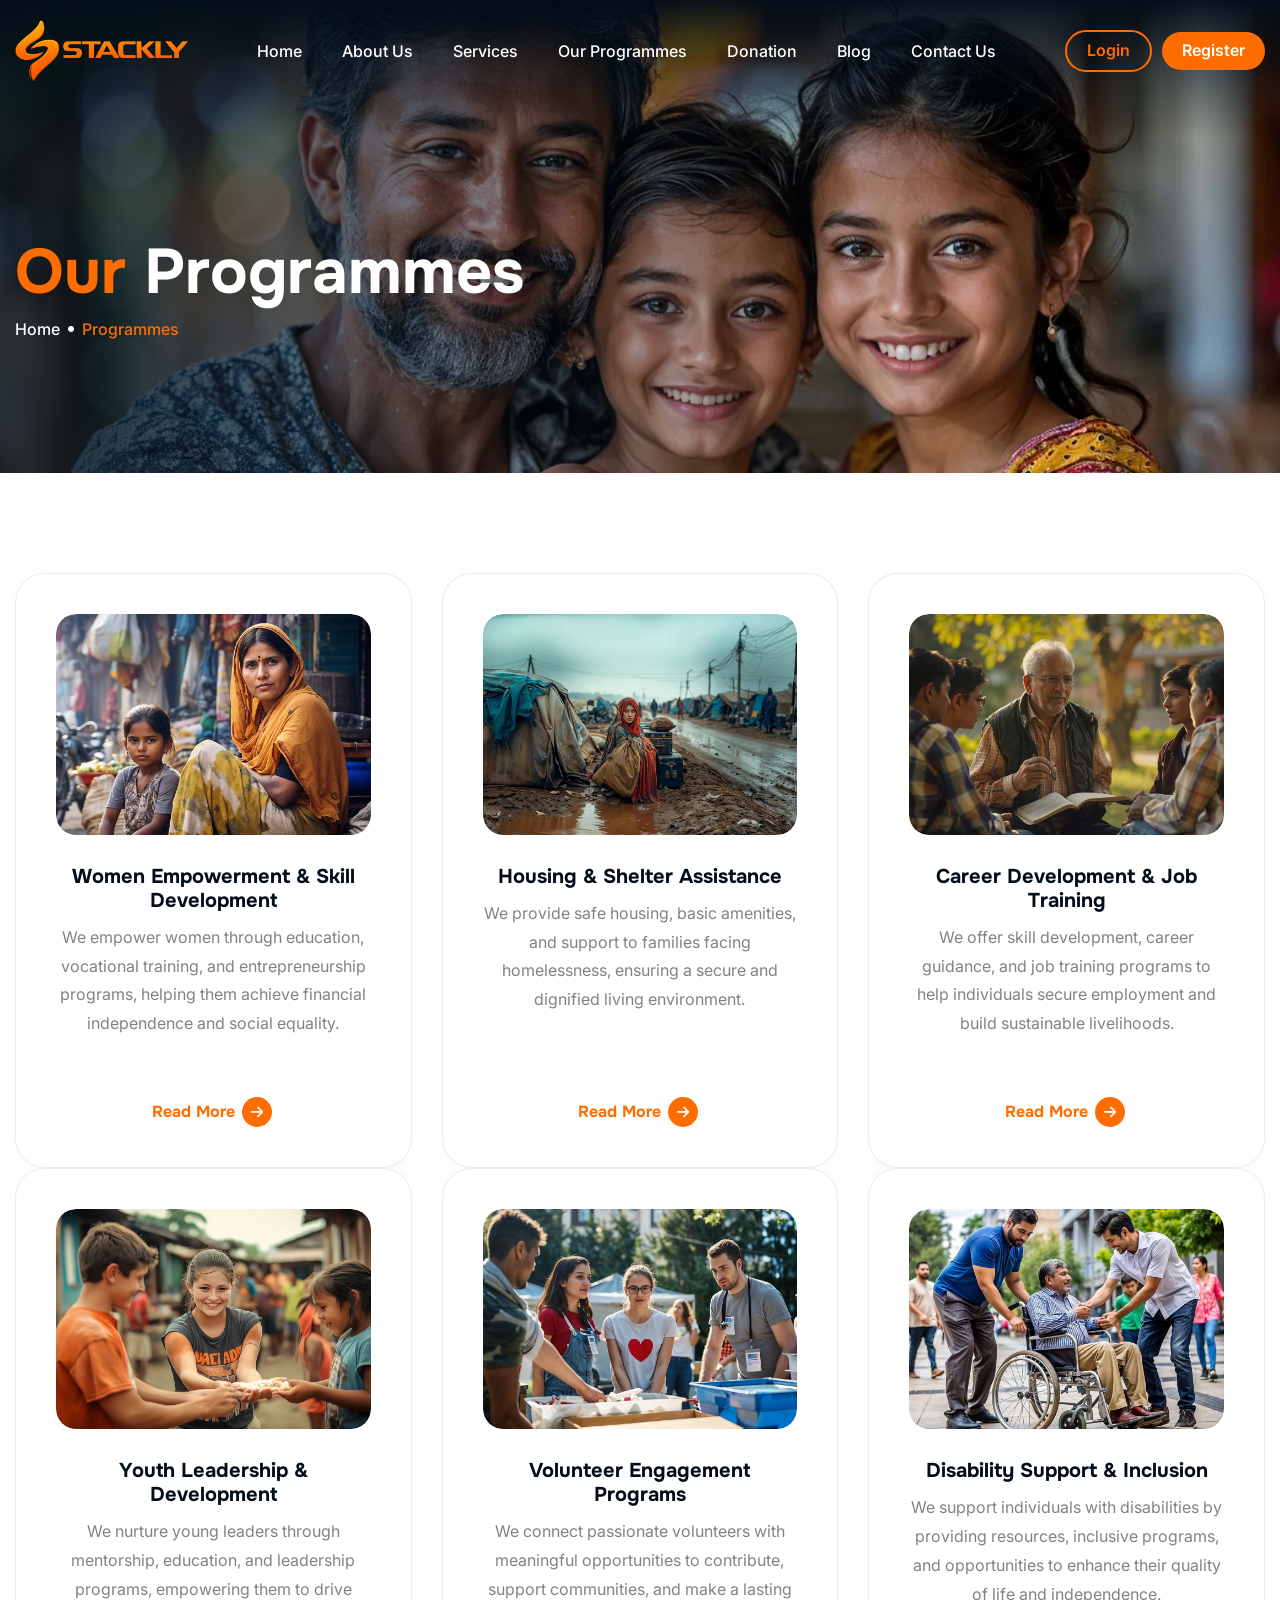
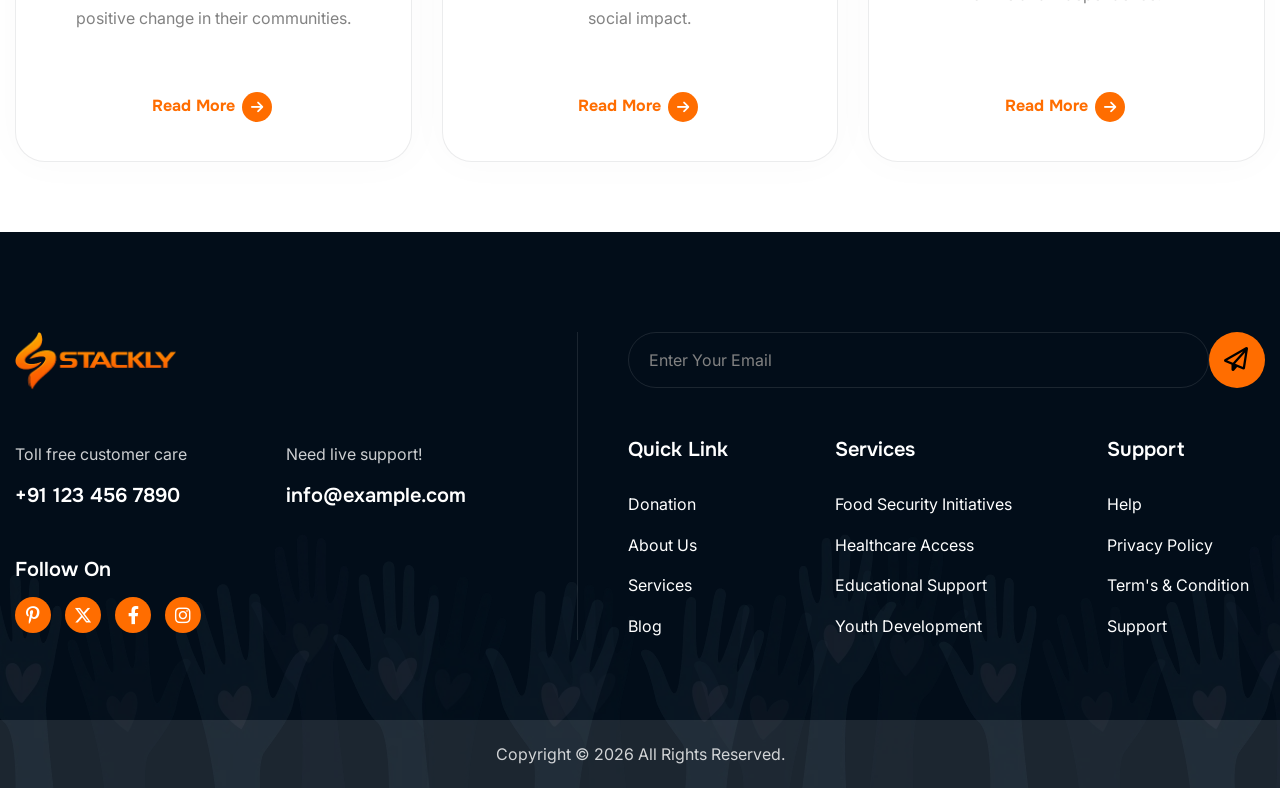
<file: programmes.html>
<!DOCTYPE html>
<html lang="zxx">
<head>
	<!-- Meta -->
	<meta charset="utf-8">
	<meta http-equiv="X-UA-Compatible" content="IE=edge">
	<meta name="viewport" content="width=device-width, initial-scale=1.0, maximum-scale=1">
	<!-- Page Title -->
    <title>Stackly - Non Profit</title>
	<!-- Google Fonts Css-->
	<!-- Google Fonts -->
<link rel="preconnect" href="https://fonts.googleapis.com">
<link rel="preconnect" href="https://fonts.gstatic.com" crossorigin>

<link href="https://fonts.googleapis.com/css2?family=Inter:wght@100;200;300;400;500;600;700;800;900&family=Onest:wght@100;200;300;400;500;600;700;800;900&display=swap" rel="stylesheet">
	<!-- Bootstrap Css -->
	<link href="css/bootstrap.min.css" rel="stylesheet" media="screen">
	<!-- SlickNav Css -->
	<link href="css/slicknav.min.css" rel="stylesheet">
	<!-- Swiper Css -->
	<link rel="stylesheet" href="css/swiper-bundle.min.css">
	<!-- Font Awesome Icon Css-->
	<link href="css/all.min.css" rel="stylesheet" media="screen">
	<!-- Animated Css -->
	<link href="css/animate.css" rel="stylesheet">
    <!-- Magnific Popup Core Css File -->
	<link rel="stylesheet" href="css/magnific-popup.css">
	<!-- Mouse Cursor Css File -->
	<link rel="stylesheet" href="css/mousecursor.css">
	<!-- Main Custom Css -->
	<link href="css/custom.css" rel="stylesheet" media="screen">
    <style>
        /* Program Card Fix */
.program-item {
    display: flex;
    flex-direction: column;
    height: 100%;
}

.program-body {
    display: flex;
    flex-direction: column;
    flex-grow: 1;
}

.program-content {
    flex-grow: 1; /* pushes button down */
}


    </style>
</head>
<body>


    <!-- Header Start -->
	<header class="main-header">
		<div class="header-sticky">
			<nav class="navbar navbar-expand-lg">
				<div class="container">
					<!-- Logo Start -->
					<a class="navbar-brand" href="index.html">
						<img src="images/logo.webp" alt="Logo">
					</a>
					<!-- Logo End -->

					<!-- Main Menu Start -->
					<div class="collapse navbar-collapse main-menu">
                        <div class="nav-menu-wrapper">
                            <ul class="navbar-nav mr-auto" id="menu">
                                <li class="nav-item"><a class="nav-link" href="index.html">Home</a></li>                        
                                <li class="nav-item"><a class="nav-link" href="about.html">About Us</a></li>
                                <li class="nav-item"><a class="nav-link" href="services.html">Services</a></li>
                                <li class="nav-item"><a class="nav-link" href="programmes.html">Our Programmes</a></li>
                                <li class="nav-item"><a class="nav-link" href="donation.html">Donation</a></li>
                                <li class="nav-item"><a class="nav-link" href="blog.html">Blog</a></li>
                                <li class="nav-item"><a class="nav-link" href="contact.html">Contact Us</a></li>            
                                 <li class="nav-item mobile-auth">
        <a href="login.html" class="nav-link">Login</a>
    </li>
    <li class="nav-item mobile-auth">
        <a href="register.html" class="nav-link">Register</a>
    </li>             
                            </ul>
                        </div>
                        <!-- Contact Now Box Start -->
                   <div class="header-btns">
    <a href="login.html" class="btn-login">Login</a>
    <a href="register.html" class="btn-register">Register</a>
</div>
                        <!-- Contact Now Box End -->
					</div>
					<!-- Main Menu End -->
					<div class="navbar-toggle"></div>
				</div>
			</nav>
			<div class="responsive-menu"></div>
		</div>
	</header>
	<!-- Header End -->


    <!-- Page Header Start -->
    <div class="page-header parallaxie">
        <div class="container">
            <div class="row align-items-center">
                <div class="col-lg-12">
                    <!-- Page Header Box Start -->
                    <div class="page-header-box">
                        <h1 class="text-anime-style-2" data-cursor="-opaque"><span>Our</span> Programmes</h1>
                        <nav class="wow fadeInUp">
                            <ol class="breadcrumb">
                                <li class="breadcrumb-item"><a href="index.html">home</a></li>
                                <li class="breadcrumb-item active" aria-current="page">Programmes</li>
                            </ol>
                        </nav>
                    </div>
                    <!-- Page Header Box End -->
                </div>
            </div>
        </div>
    </div>
    <!-- Page Header End -->

    <!-- Page Programs Start -->
    <div class="page-programs">
        <div class="container">
            <div class="row">
                <div class="col-lg-4 col-md-6">
                    <!-- Program Item Start -->
                    <div class="program-item wow fadeInUp">
                        <div class="program-image">
                            <a href="404.html" data-cursor-text="View">
                                <figure class="image-anime">
                                    <img src="images/program-1.webp" alt="">
                                </figure>
                            </a>
                        </div>
                        <div class="program-body">
                            <div class="program-content">
                                <h3><a href="404.html">Women Empowerment & Skill Development</a></h3>
                                <p>We empower women through education, vocational training, and entrepreneurship programs, helping them achieve financial independence and social equality.</p>
                            </div>
                            <div class="program-button">
                                <a href="404.html" class="readmore-btn">read more</a>
                            </div>
                        </div>
                    </div>
                    <!-- Program Item End -->                    
                </div>
                
                <div class="col-lg-4 col-md-6">
                    <!-- Program Item Start -->
                    <div class="program-item wow fadeInUp" data-wow-delay="0.2s">
                        <div class="program-image">
                            <a href="404.html" data-cursor-text="View">
                                <figure class="image-anime">
                                    <img src="images/program-2.webp" alt="">
                                </figure>
                            </a>
                        </div>
                        <div class="program-body">
                            <div class="program-content">
                                <h3><a href="404.html">Housing & Shelter Assistance</a></h3>
                                <p>We provide safe housing, basic amenities, and support to families facing homelessness, ensuring a secure and dignified living environment.</p>
                            </div>
                            <div class="program-button">
                                <a href="404.html" class="readmore-btn">read more</a>
                            </div>
                        </div>
                    </div>
                    <!-- Program Item End -->                    
                </div>
                
                <div class="col-lg-4 col-md-6">
                    <!-- Program Item Start -->
                    <div class="program-item wow fadeInUp" data-wow-delay="0.4s">
                        <div class="program-image">
                            <a href="404.html" data-cursor-text="View">
                                <figure class="image-anime">
                                    <img src="images/program-3.webp" alt="">
                                </figure>
                            </a>
                        </div>
                        <div class="program-body">
                            <div class="program-content">
                                <h3><a href="404.html">Career Development & Job Training</a></h3>
                                <p>We offer skill development, career guidance, and job training programs to help individuals secure employment and build sustainable livelihoods.</p>
                            </div>
                            <div class="program-button">
                                <a href="404.html" class="readmore-btn">read more</a>
                            </div>
                        </div>
                    </div>
                    <!-- Program Item End -->                    
                </div>

                <div class="col-lg-4 col-md-6">
                    <!-- Program Item Start -->
                    <div class="program-item wow fadeInUp" data-wow-delay="0.6s">
                        <div class="program-image">
                            <a href="404.html" data-cursor-text="View">
                                <figure class="image-anime">
                                    <img src="images/program-4.webp" alt="">
                                </figure>
                            </a>
                        </div>
                        <div class="program-body">
                            <div class="program-content">
                                <h3><a href="404.html">Youth Leadership & Development</a></h3>
                                <p>We nurture young leaders through mentorship, education, and leadership programs, empowering them to drive positive change in their communities.</p>
                            </div>
                            <div class="program-button">
                                <a href="404.html" class="readmore-btn">read more</a>
                            </div>
                        </div>
                    </div>
                    <!-- Program Item End -->                    
                </div>
                
                <div class="col-lg-4 col-md-6">
                    <!-- Program Item Start -->
                    <div class="program-item wow fadeInUp" data-wow-delay="0.8s">
                        <div class="program-image">
                            <a href="404.html" data-cursor-text="View">
                                <figure class="image-anime">
                                    <img src="images/program-5.webp" alt="">
                                </figure>
                            </a>
                        </div>
                        <div class="program-body">
                            <div class="program-content">
                                <h3><a href="404.html">Volunteer Engagement Programs</a></h3>
                                <p>We connect passionate volunteers with meaningful opportunities to contribute, support communities, and make a lasting social impact.</p>
                            </div>
                            <div class="program-button">
                                <a href="404.html" class="readmore-btn">read more</a>
                            </div>
                        </div>
                    </div>
                    <!-- Program Item End -->                    
                </div>
                
                <div class="col-lg-4 col-md-6">
                    <!-- Program Item Start -->
                    <div class="program-item wow fadeInUp" data-wow-delay="1s">
                        <div class="program-image">
                            <a href="404.html" data-cursor-text="View">
                                <figure class="image-anime">
                                    <img src="images/program-6.webp" alt="">
                                </figure>
                            </a>
                        </div>
                        <div class="program-body">
                            <div class="program-content">
                                <h3><a href="404.html">Disability Support & Inclusion</a></h3>
                                <p>We support individuals with disabilities by providing resources, inclusive programs, and opportunities to enhance their quality of life and independence.</p>
                            </div>
                            <div class="program-button">
                                <a href="404.html" class="readmore-btn">read more</a>
                            </div>
                        </div>
                    </div>
                    <!-- Program Item End -->                    
                </div>
            </div>
        </div>
    </div>
    <!-- Page Programs End -->

    <!-- Main Footer Section Start -->
    <footer class="main-footer">
        <div class="container">
            <div class="row">
                <div class="col-lg-12">
                    <!-- Main Footer Box Start -->
                    <div class="main-footer-box">
                        <!-- Footer About Start -->
                        <div class="footer-about">
                            <!-- Footer Logo Start -->
                            <div class="footer-logo">
                                <img src="images/logo.webp" alt="">
                            </div>
                            <!-- Footer Logo End -->
                            
                            <!-- Footer Contact Detail Start -->
                            <div class="footer-contact-detail">
                                <div class="footer-contact-item">
                                    <p>Toll free customer care</p>
                                    <h3><a>+91 123 456 7890</a></h3>
                                </div>
                                
                                <div class="footer-contact-item">
                                    <p>Need live support!</p>
                                    <h3><a>info@example.com</a></h3>
                                </div>
                            </div>
                            <!-- Footer Contact Detail End -->
                            
                            <!-- Footer Social Links Start -->
                            <div class="footer-social-links">
                                <h3>Follow on</h3>
                                <ul>
                                    <li><a href="404.html"><i class="fa-brands fa-pinterest-p"></i></a></li>
                                    <li><a href="404.html"><i class="fa-brands fa-x-twitter"></i></a></li>
                                    <li><a href="404.html"><i class="fa-brands fa-facebook-f"></i></a></li>
                                    <li><a href="404.html"><i class="fa-brands fa-instagram"></i></a></li>                                    								
                                </ul>
                            </div>
                            <!-- Footer Social Links End -->
                        </div>
                        <!-- Footer About End -->

                        <!-- Footer Links Box Start -->
                        <div class="footer-links-box">
                            <!-- Newsletter Form Start -->
                            <div class="newsletter-form">
                                <form id="newsletterForm">
                                    <div class="form-group">
                                        <input type="email" name="email" class="form-control" id="mail" placeholder="Enter Your Email" required="">
                                        <button type="submit" class="newsletter-btn"><i class="fa-regular fa-paper-plane"></i></button>
                                    </div>
                                </form>
                            </div>

                            <script>
document.getElementById("newsletterForm").addEventListener("submit", function(e) {
    e.preventDefault(); // stop form submit

    const email = document.getElementById("mail").value;

    // Email validation regex
    const emailPattern = /^[^ ]+@[^ ]+\.[a-z]{2,3}$/;

    if(email === "") {
        alert("Please enter your email");
        return;
    }

    if(!emailPattern.test(email)) {
        alert("Please enter a valid email address");
        return;
    }

    // ✅ If valid → redirect
    window.location.href = "404.html";
});
</script>
                            <!-- Newsletter Form End -->

                            <!-- Footer Links Start -->
                            <div class="footer-links">
                                <h3>Quick link</h3>
                                <ul>
                                    <li><a href="donation.html">Donation</a></li>
                                    <li><a href="about.html">about us</a></li>
                                    <li><a href="services.html">services</a></li>
                                    <li><a href="blog.html">blog</a></li>
                                </ul>
                            </div>
                            <!-- Footer Links End -->
                            
                            <!-- Footer Links Start -->
                            <div class="footer-links footer-service-links">
                                <h3>services</h3>
                                <ul>
                                    <li><a href="404.html">food security initiatives</a></li>
                                    <li><a href="404.html">healthcare access</a></li>
                                    <li><a href="404.html">educational support</a></li>
                                    <li><a href="404.html">youth development</a></li>
                                </ul>
                            </div>
                            <!-- Footer Links End -->
                            
                            <!-- Footer Links Start -->
                            <div class="footer-links">
                                <h3>support</h3>
                                <ul>
                                    <li><a href="404.html">help</a></li>
                                    <li><a href="404.html">privacy policy</a></li>
                                    <li><a href="404.html">term's & condition</a></li>
                                    <li><a href="404.html">support</a></li>
                                </ul>
                            </div>
                            <!-- Footer Links End -->
                        </div>
                        <!-- Footer Links Box End -->
                    </div>
                    <!-- Main Footer Box End -->
                </div>
            </div>
        </div>

        <!-- Footer Copyright Start -->
        <div class="footer-copyright">
            <div class="container">
                <div class="row">
                    <div class="col-md-12">
                        <!-- Copyright Text Start -->
                        <div class="copyright-text">
                            <p>Copyright © 2026 All Rights Reserved.</p>
                        </div>
                        <!-- Copyright Text End -->
                    </div>
                </div>
            </div>
        </div>
        <!-- Footer Copyright End -->
    </footer>
    <!-- Main Footer Section End -->


    <!-- Jquery Library File -->
    <script src="js/jquery-3.7.1.min.js"></script>
    <!-- Bootstrap js file -->
    <script src="js/bootstrap.min.js"></script>
    <!-- Validator js file -->
    <script src="js/validator.min.js"></script>
    <!-- SlickNav js file -->
    <script src="js/jquery.slicknav.js"></script>
    <!-- Swiper js file -->
    <script src="js/swiper-bundle.min.js"></script>
    <!-- Counter js file -->
    <script src="js/jquery.waypoints.min.js"></script>
    <script src="js/jquery.counterup.min.js"></script>
    <!-- Isotop js file -->
	<script src="js/isotope.min.js"></script>
    <!-- Magnific js file -->
    <script src="js/jquery.magnific-popup.min.js"></script>
    <!-- SmoothScroll -->
    <script src="js/SmoothScroll.js"></script>
    <!-- Parallax js -->
    <script src="js/parallaxie.js"></script>
    <!-- MagicCursor js file -->
    <script src="js/gsap.min.js"></script>
    <script src="js/magiccursor.js"></script>
    <!-- Text Effect js file -->
    <script src="js/SplitText.js"></script>
    <script src="js/ScrollTrigger.min.js"></script>
    <!-- YTPlayer js File -->
    <script src="js/jquery.mb.YTPlayer.min.js"></script>
    <!-- Wow js file -->
    <script src="js/wow.min.js"></script>
    <!-- Main Custom js file -->
    <script src="js/function.js"></script>
</body>
</html>
</file>
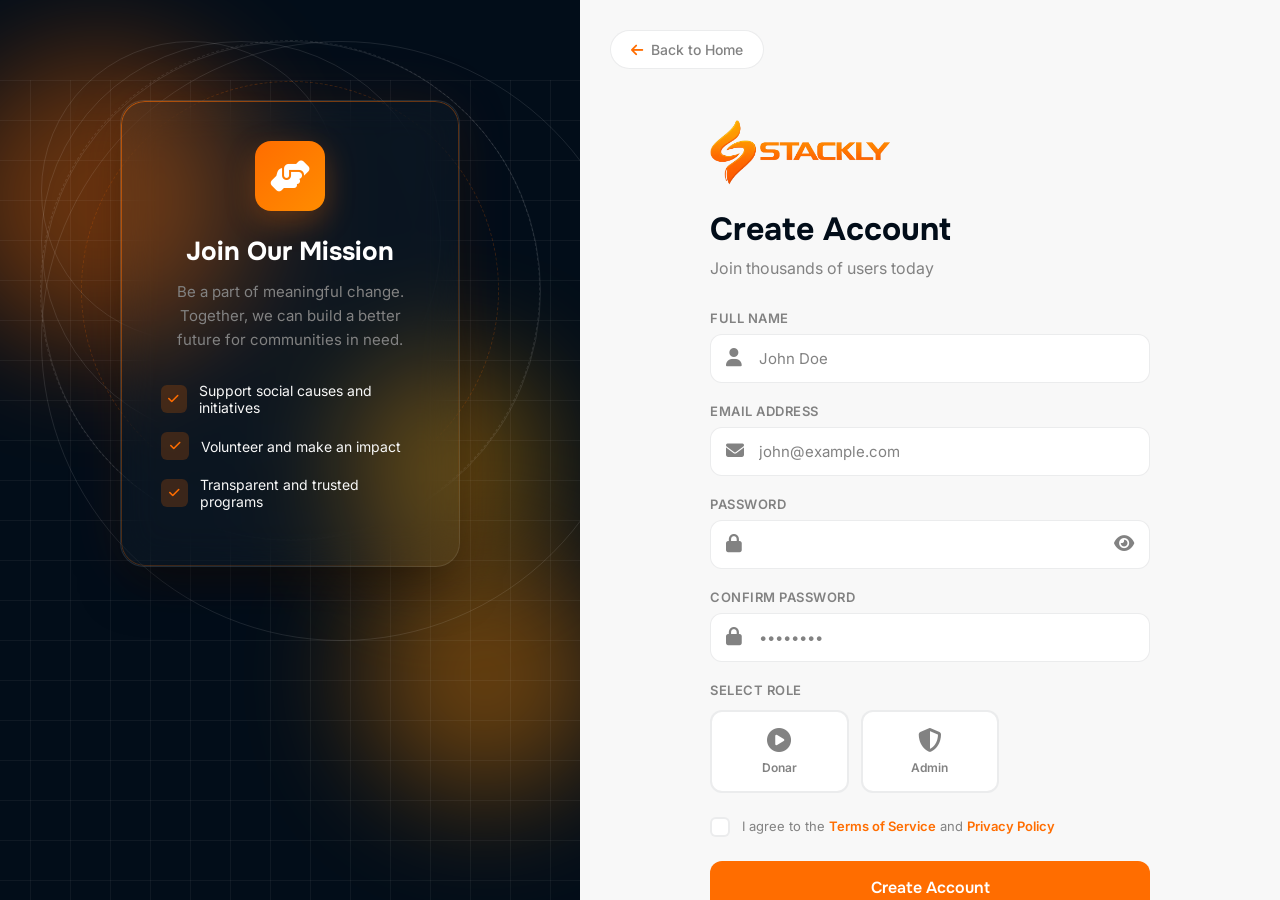
<file: register.html>
<!DOCTYPE html>
<html lang="en">
<head>
    <meta charset="UTF-8">
    <meta name="viewport" content="width=device-width, initial-scale=1.0">
    <title>Register - Create Account</title>
    <link href="https://cdnjs.cloudflare.com/ajax/libs/font-awesome/6.4.0/css/all.min.css" rel="stylesheet">
    <link href="https://fonts.googleapis.com/css2?family=Inter:wght@300;400;500;600;700;800&family=Onest:wght@400;500;600;700&display=swap" rel="stylesheet">
    <style>
        :root {
            --primary-color: #020D19;
            --secondary-color: #F8F8F8;
            --text-color: #828282;
            --accent-color: #FF6D00;
            --white-color: #FFFFFF;
            --divider-color: #020D1914;
            --dark-divider-color: #FFFFFF1A;
            --error-color: rgb(230, 87, 87);
            --default-font: "Inter", serif;
            --accent-font: "Onest", serif;
        }

        * {
            margin: 0;
            padding: 0;
            box-sizing: border-box;
        }

        html, body {
            height: 100%;
            font-family: var(--default-font);
            overflow: hidden;
        }

        body {
            display: flex;
            background: var(--primary-color);
        }

        /* Scrollbar Styling */
        ::-webkit-scrollbar {
            width: 8px;
        }

        ::-webkit-scrollbar-track {
            background: var(--primary-color);
        }

        ::-webkit-scrollbar-thumb {
            background: var(--accent-color);
            border-radius: 4px;
        }

        /* Left Side - Animated Visual */
        .left-side {
            flex: 1;
            position: relative;
            background: var(--primary-color);
            overflow: hidden;
            display: flex;
            align-items: flex-start;
            justify-content: center;
            padding-top: 80px;
            min-height: 100vh;
        }

        /* Animated Background Layers */
        .bg-layer {
            position: absolute;
            width: 100%;
            height: 100%;
            top: 0;
            left: 0;
        }

        /* Floating Orbs */
        .orb {
            position: absolute;
            border-radius: 50%;
            filter: blur(60px);
            opacity: 0.4;
            animation: float-orb 25s infinite ease-in-out;
        }

        .orb-1 {
            width: 300px;
            height: 300px;
            background: var(--accent-color);
            top: 50px;
            left: -50px;
            animation-delay: 0s;
        }

        .orb-2 {
            width: 250px;
            height: 250px;
            background: #FF8C00;
            bottom: 100px;
            right: -30px;
            animation-delay: -8s;
        }

        .orb-3 {
            width: 200px;
            height: 200px;
            background: #FFA500;
            top: 40%;
            left: 60%;
            animation-delay: -15s;
        }

        @keyframes float-orb {
            0%, 100% {
                transform: translate(0, 0) scale(1);
            }
            33% {
                transform: translate(30px, -30px) scale(1.1);
            }
            66% {
                transform: translate(-20px, 20px) scale(0.9);
            }
        }

        /* Grid Pattern */
        .grid-pattern {
            position: absolute;
            width: 200%;
            height: 200%;
            background-image: 
                linear-gradient(var(--dark-divider-color) 1px, transparent 1px),
                linear-gradient(90deg, var(--dark-divider-color) 1px, transparent 1px);
            background-size: 40px 40px;
            animation: grid-move 15s linear infinite;
            opacity: 0.5;
        }

        @keyframes grid-move {
            0% { transform: translate(0, 0); }
            100% { transform: translate(40px, 40px); }
        }

        /* Floating Particles */
        .particles-container {
            position: absolute;
            width: 100%;
            height: 100%;
            overflow: hidden;
        }

        .particle {
            position: absolute;
            width: 4px;
            height: 4px;
            background: var(--accent-color);
            border-radius: 50%;
            box-shadow: 0 0 10px var(--accent-color);
            animation: particle-float 12s infinite;
        }

        .particle:nth-child(1) { left: 10%; top: 100%; animation-delay: 0s; }
        .particle:nth-child(2) { left: 20%; top: 100%; animation-delay: 1s; }
        .particle:nth-child(3) { left: 30%; top: 100%; animation-delay: 2s; }
        .particle:nth-child(4) { left: 40%; top: 100%; animation-delay: 0.5s; }
        .particle:nth-child(5) { left: 50%; top: 100%; animation-delay: 3s; }
        .particle:nth-child(6) { left: 60%; top: 100%; animation-delay: 1.5s; }
        .particle:nth-child(7) { left: 70%; top: 100%; animation-delay: 2.5s; }
        .particle:nth-child(8) { left: 80%; top: 100%; animation-delay: 0.8s; }
        .particle:nth-child(9) { left: 90%; top: 100%; animation-delay: 3.5s; }
        .particle:nth-child(10) { left: 15%; top: 100%; animation-delay: 4s; }

        @keyframes particle-float {
            0% {
                transform: translateY(0) scale(0);
                opacity: 0;
            }
            10% {
                opacity: 1;
                transform: scale(1);
            }
            90% {
                opacity: 0.5;
            }
            100% {
                transform: translateY(-100vh) scale(0.5);
                opacity: 0;
            }
        }

        /* Animated Rings */
        .rings-container {
            position: absolute;
            width: 100%;
            height: 100%;
            display: flex;
            align-items: center;
            justify-content: center;
            top: -50px;
        }

        .ring {
            position: absolute;
            border: 1px solid var(--dark-divider-color);
            border-radius: 50%;
            animation: ring-expand 3s infinite ease-out;
        }

        .ring:nth-child(1) { width: 300px; height: 300px; animation-delay: 0s; }
        .ring:nth-child(2) { width: 400px; height: 400px; animation-delay: 0.8s; }
        .ring:nth-child(3) { width: 500px; height: 500px; animation-delay: 1.6s; }
        .ring:nth-child(4) { width: 600px; height: 600px; animation-delay: 2.4s; }

        @keyframes ring-expand {
            0% {
                transform: scale(0.6);
                opacity: 0.8;
                border-color: var(--accent-color);
            }
            100% {
                transform: scale(1.3);
                opacity: 0;
                border-color: transparent;
            }
        }

        /* 3D Card Effect - Moved Up */
        .visual-card {
            position: relative;
            width: 340px;
            background: rgba(255, 255, 255, 0.03);
            backdrop-filter: blur(20px);
            border: 1px solid var(--dark-divider-color);
            border-radius: 24px;
            padding: 40px;
            transform-style: preserve-3d;
            animation: card-float 5s ease-in-out infinite;
            box-shadow: 
                0 25px 50px -12px rgba(0, 0, 0, 0.5),
                0 0 60px rgba(255, 109, 0, 0.1);
            z-index: 10;
            margin-top: 20px;
        }

        @keyframes card-float {
            0%, 100% { transform: translateY(0); }
            50% { transform: translateY(-15px); }
        }

        .visual-card::before {
            content: '';
            position: absolute;
            inset: 0;
            border-radius: 24px;
            padding: 1px;
            background: linear-gradient(135deg, var(--accent-color), transparent);
            -webkit-mask: 
                linear-gradient(#fff 0 0) content-box, 
                linear-gradient(#fff 0 0);
            mask: 
                linear-gradient(#fff 0 0) content-box, 
                linear-gradient(#fff 0 0);
            -webkit-mask-composite: xor;
            mask-composite: exclude;
            opacity: 0.6;
        }

        .card-content {
            text-align: center;
            color: var(--white-color);
        }

        .card-icon {
            width: 70px;
            height: 70px;
            margin: 0 auto 24px;
            background: linear-gradient(135deg, var(--accent-color), #FF8C00);
            border-radius: 16px;
            display: flex;
            align-items: center;
            justify-content: center;
            font-size: 32px;
            color: var(--white-color);
            box-shadow: 0 10px 30px rgba(255, 109, 0, 0.3);
            animation: icon-pulse 2s ease-in-out infinite;
        }

        @keyframes icon-pulse {
            0%, 100% { transform: scale(1); }
            50% { transform: scale(1.05); }
        }

        .card-title {
            font-family: var(--accent-font);
            font-size: 26px;
            font-weight: 700;
            margin-bottom: 12px;
            color: var(--white-color);
        }

        .card-text {
            font-size: 15px;
            line-height: 1.6;
            color: var(--text-color);
            margin-bottom: 30px;
        }

        .feature-list {
            list-style: none;
            text-align: left;
        }

        .feature-item {
            display: flex;
            align-items: center;
            gap: 12px;
            margin-bottom: 16px;
            font-size: 14px;
            color: var(--secondary-color);
            animation: feature-slide 0.5s ease forwards;
            opacity: 0;
            transform: translateX(-20px);
        }

        .feature-item:nth-child(1) { animation-delay: 0.3s; }
        .feature-item:nth-child(2) { animation-delay: 0.5s; }
        .feature-item:nth-child(3) { animation-delay: 0.7s; }

        @keyframes feature-slide {
            to {
                opacity: 1;
                transform: translateX(0);
            }
        }

        .feature-icon {
            width: 28px;
            height: 28px;
            background: rgba(255, 109, 0, 0.2);
            border-radius: 6px;
            display: flex;
            align-items: center;
            justify-content: center;
            color: var(--accent-color);
            font-size: 12px;
        }

        /* Rotating Elements */
        .rotator {
            position: absolute;
            width: 500px;
            height: 500px;
            border: 1px dashed var(--dark-divider-color);
            border-radius: 50%;
            animation: rotate 25s linear infinite;
            top: 10%;
        }

        .rotator::before {
            content: '';
            position: absolute;
            inset: 40px;
            border: 1px dashed rgba(255, 109, 0, 0.2);
            border-radius: 50%;
            animation: rotate-reverse 18s linear infinite;
        }

        @keyframes rotate {
            from { transform: rotate(0deg); }
            to { transform: rotate(360deg); }
        }

        @keyframes rotate-reverse {
            from { transform: rotate(360deg); }
            to { transform: rotate(0deg); }
        }

        /* Right Side - Form with Scroll */
        .right-side {
            flex: 1;
            display: flex;
            flex-direction: column;
            justify-content: flex-start;
            padding: 40px 60px;
            background: var(--secondary-color);
            position: relative;
            overflow-y: auto;
            height: 100vh;
            min-width: 0;
        }

        /* Back to Home */
        .back-home {
            position: absolute;
            top: 30px;
            left: 30px;
            display: flex;
            align-items: center;
            gap: 8px;
            color: var(--text-color);
            text-decoration: none;
            font-size: 14px;
            font-weight: 500;
            padding: 10px 20px;
            border-radius: 50px;
            background: var(--white-color);
            border: 1px solid var(--divider-color);
            transition: all 0.3s ease;
            backdrop-filter: blur(10px);
            z-index: 100;
            font-family: var(--default-font);
        }

        .back-home:hover {
            color: var(--primary-color);
            border-color: var(--accent-color);
            transform: translateX(-5px);
            box-shadow: 0 4px 20px rgba(255, 109, 0, 0.2);
        }

        .back-home i {
            transition: transform 0.3s ease;
            color: var(--accent-color);
        }

        .back-home:hover i {
            transform: translateX(-3px);
        }

        /* Form Container */
        .form-container {
            max-width: 440px;
            width: 100%;
            margin: 80px auto 40px;
            animation: slide-up 0.8s ease-out;
        }

        @keyframes slide-up {
            from {
                opacity: 0;
                transform: translateY(30px);
            }
            to {
                opacity: 1;
                transform: translateY(0);
            }
        }

        .form-header {
            margin-bottom: 32px;
        }

        .logo-section {
            display: flex;
            align-items: center;
            gap: 16px;
            margin-bottom: 24px;
        }

        .logo {
            width: 180px;
            height: auto;
        }

        .brand-info h1 {
            font-family: var(--accent-font);
            font-size: 24px;
            font-weight: 700;
            color: var(--primary-color);
            margin-bottom: 4px;
        }

        .brand-info p {
            color: var(--text-color);
            font-size: 14px;
        }

        .form-title {
            font-family: var(--accent-font);
            font-size: 32px;
            font-weight: 700;
            color: var(--primary-color);
            margin-bottom: 8px;
        }

        .form-subtitle {
            color: var(--text-color);
            font-size: 16px;
        }

        /* Form Fields */
        .form-group {
            margin-bottom: 20px;
            position: relative;
            opacity: 0;
            transform: translateX(-20px);
            animation: slide-in 0.5s ease forwards;
        }

        .form-group:nth-child(1) { animation-delay: 0.1s; }
        .form-group:nth-child(2) { animation-delay: 0.2s; }
        .form-group:nth-child(3) { animation-delay: 0.3s; }
        .form-group:nth-child(4) { animation-delay: 0.4s; }

        @keyframes slide-in {
            to {
                opacity: 1;
                transform: translateX(0);
            }
        }

        .form-label {
            display: block;
            color: var(--text-color);
            font-size: 13px;
            font-weight: 600;
            margin-bottom: 8px;
            text-transform: uppercase;
            letter-spacing: 0.5px;
            font-family: var(--default-font);
            transition: color 0.3s ease;
        }

        .form-group:focus-within .form-label {
            color: var(--accent-color);
        }

        .input-wrapper {
            position: relative;
        }

        .form-input {
            width: 100%;
            padding: 14px 16px 14px 48px;
            background: var(--white-color);
            border: 1px solid var(--divider-color);
            border-radius: 12px;
            color: var(--primary-color);
            font-size: 15px;
            font-family: var(--default-font);
            transition: all 0.3s ease;
            outline: none;
        }

        .form-input:focus {
            border-color: var(--accent-color);
            box-shadow: 0 0 0 4px rgba(255, 109, 0, 0.1);
        }

        .form-input::placeholder {
            color: var(--text-color);
        }

        .input-icon {
            position: absolute;
            left: 16px;
            top: 50%;
            transform: translateY(-50%);
            color: var(--text-color);
            font-size: 18px;
            transition: all 0.3s ease;
        }

        .form-group:focus-within .input-icon {
            color: var(--accent-color);
            transform: translateY(-50%) scale(1.1);
        }

        .password-toggle {
            position: absolute;
            right: 16px;
            top: 50%;
            transform: translateY(-50%);
            color: var(--text-color);
            cursor: pointer;
            font-size: 18px;
            transition: all 0.3s ease;
        }

        .password-toggle:hover {
            color: var(--accent-color);
        }

        /* Role Selection */
        .role-section {
            margin-bottom: 24px;
            opacity: 0;
            animation: fade-in 0.5s ease 0.5s forwards;
        }

        @keyframes fade-in {
            to { opacity: 1; }
        }

        .role-label {
            display: block;
            color: var(--text-color);
            font-size: 13px;
            font-weight: 600;
            margin-bottom: 12px;
            text-transform: uppercase;
            letter-spacing: 0.5px;
            font-family: var(--default-font);
        }

        .role-options {
            display: grid;
            grid-template-columns: repeat(3, 1fr);
            gap: 12px;
        }

        .role-card {
            position: relative;
            padding: 16px 8px;
            background: var(--white-color);
            border: 2px solid var(--divider-color);
            border-radius: 12px;
            cursor: pointer;
            text-align: center;
            transition: all 0.3s cubic-bezier(0.4, 0, 0.2, 1);
        }

        .role-card:hover {
            transform: translateY(-2px);
            border-color: rgba(255, 109, 0, 0.3);
            box-shadow: 0 4px 15px rgba(2, 13, 25, 0.08);
        }

        .role-card.active {
            border-color: var(--accent-color);
            background: rgba(255, 109, 0, 0.05);
            transform: scale(1.02);
        }

        .role-icon {
            font-size: 24px;
            color: var(--text-color);
            margin-bottom: 8px;
            transition: all 0.3s ease;
        }

        .role-card.active .role-icon {
            color: var(--accent-color);
            transform: scale(1.1);
        }

        .role-name {
            font-size: 12px;
            font-weight: 600;
            color: var(--text-color);
            display: block;
            font-family: var(--default-font);
        }

        .role-card.active .role-name {
            color: var(--primary-color);
        }

        .role-check {
            position: absolute;
            top: 6px;
            right: 6px;
            width: 18px;
            height: 18px;
            background: var(--accent-color);
            border-radius: 50%;
            display: flex;
            align-items: center;
            justify-content: center;
            color: var(--white-color);
            font-size: 10px;
            opacity: 0;
            transform: scale(0);
            transition: all 0.3s ease;
        }

        .role-card.active .role-check {
            opacity: 1;
            transform: scale(1);
        }

        /* Terms */
        .terms-group {
            display: flex;
            align-items: flex-start;
            gap: 12px;
            margin-bottom: 24px;
            opacity: 0;
            animation: fade-in 0.5s ease 0.6s forwards;
        }

        .custom-checkbox {
            position: relative;
            width: 20px;
            height: 20px;
            flex-shrink: 0;
            cursor: pointer;
        }

        .custom-checkbox input {
            position: absolute;
            opacity: 0;
            cursor: pointer;
        }

        .checkmark {
            position: absolute;
            top: 0;
            left: 0;
            width: 20px;
            height: 20px;
            background: var(--white-color);
            border: 2px solid var(--divider-color);
            border-radius: 6px;
            transition: all 0.3s ease;
            display: flex;
            align-items: center;
            justify-content: center;
        }

        .custom-checkbox:hover .checkmark {
            border-color: var(--accent-color);
        }

        .custom-checkbox input:checked ~ .checkmark {
            background: var(--accent-color);
            border-color: var(--accent-color);
        }

        .checkmark i {
            color: var(--white-color);
            font-size: 12px;
            opacity: 0;
            transform: scale(0);
            transition: all 0.3s ease;
        }

        .custom-checkbox input:checked ~ .checkmark i {
            opacity: 1;
            transform: scale(1);
        }

        .terms-text {
            color: var(--text-color);
            font-size: 13px;
            line-height: 1.5;
            font-family: var(--default-font);
        }

        .terms-text a {
            color: var(--accent-color);
            text-decoration: none;
            font-weight: 600;
            transition: color 0.3s ease;
        }

        .terms-text a:hover {
            color: var(--primary-color);
            text-decoration: underline;
        }

        /* Submit Button */
        .submit-btn {
            width: 100%;
            padding: 16px;
            background: var(--accent-color);
            border: none;
            border-radius: 12px;
            color: var(--white-color);
            font-size: 16px;
            font-weight: 600;
            cursor: pointer;
            position: relative;
            overflow: hidden;
            transition: all 0.3s ease;
            display: flex;
            align-items: center;
            justify-content: center;
            gap: 10px;
            margin-bottom: 24px;
            opacity: 0;
            animation: fade-in 0.5s ease 0.7s forwards;
            font-family: var(--accent-font);
        }

        .submit-btn::before {
            content: '';
            position: absolute;
            top: 0;
            left: -100%;
            width: 100%;
            height: 100%;
            background: linear-gradient(90deg, transparent, rgba(255, 255, 255, 0.3), transparent);
            transition: left 0.6s ease;
        }

        .submit-btn:hover::before {
            left: 100%;
        }

        .submit-btn:hover {
            transform: translateY(-2px);
            box-shadow: 0 10px 30px rgba(255, 109, 0, 0.3);
        }

        .submit-btn:active {
            transform: translateY(0);
        }

        .submit-btn.loading {
            pointer-events: none;
        }

        .btn-spinner {
            width: 20px;
            height: 20px;
            border: 2px solid rgba(255, 255, 255, 0.3);
            border-top-color: var(--white-color);
            border-radius: 50%;
            animation: spin 0.8s linear infinite;
            display: none;
        }

        .submit-btn.loading .btn-text {
            display: none;
        }

        .submit-btn.loading .btn-spinner {
            display: block;
        }

        @keyframes spin {
            to { transform: rotate(360deg); }
        }

        /* Divider */
        .divider {
            display: flex;
            align-items: center;
            margin-bottom: 24px;
            color: var(--text-color);
            font-size: 13px;
            opacity: 0;
            animation: fade-in 0.5s ease 0.8s forwards;
            font-family: var(--default-font);
        }

        .divider::before,
        .divider::after {
            content: '';
            flex: 1;
            height: 1px;
            background: var(--divider-color);
        }

        .divider span {
            padding: 0 15px;
        }

        /* Social Login */
        .social-login {
            display: grid;
            grid-template-columns: repeat(3, 1fr);
            gap: 12px;
            margin-bottom: 24px;
            opacity: 0;
            animation: fade-in 0.5s ease 0.9s forwards;
        }

        .social-btn {
            padding: 12px;
            background: var(--white-color);
            border: 1px solid var(--divider-color);
            border-radius: 10px;
            color: var(--text-color);
            font-size: 20px;
            cursor: pointer;
            transition: all 0.3s ease;
            display: flex;
            align-items: center;
            justify-content: center;
        }

        .social-btn:hover {
            border-color: var(--accent-color);
            color: var(--accent-color);
            transform: translateY(-2px);
            box-shadow: 0 4px 15px rgba(2, 13, 25, 0.08);
        }

        /* Login Link */
        .login-link {
            text-align: center;
            color: var(--text-color);
            font-size: 14px;
            opacity: 0;
            animation: fade-in 0.5s ease 1s forwards;
            font-family: var(--default-font);
            margin-bottom: 20px;
        }

        .login-link a {
            color: var(--accent-color);
            text-decoration: none;
            font-weight: 600;
            margin-left: 5px;
            transition: color 0.3s ease;
            position: relative;
            font-family: var(--accent-font);
        }

        .login-link a::after {
            content: '';
            position: absolute;
            bottom: -2px;
            left: 0;
            width: 0;
            height: 2px;
            background: var(--accent-color);
            transition: width 0.3s ease;
        }

        .login-link a:hover {
            color: var(--primary-color);
        }

        .login-link a:hover::after {
            width: 100%;
        }

        /* Success Message */
        .success-toast {
            position: fixed;
            top: 20px;
            right: 20px;
            background: var(--primary-color);
            color: var(--white-color);
            padding: 16px 24px;
            border-radius: 12px;
            box-shadow: 0 10px 30px rgba(2, 13, 25, 0.3);
            display: flex;
            align-items: center;
            gap: 12px;
            transform: translateX(400px);
            opacity: 0;
            transition: all 0.5s ease;
            z-index: 1000;
            border-left: 4px solid var(--accent-color);
            font-family: var(--default-font);
        }

        .success-toast.show {
            transform: translateX(0);
            opacity: 1;
        }

        .success-toast i {
            color: var(--accent-color);
        }

        /* Responsive */
        @media (max-width: 968px) {
            html, body {
                overflow: auto;
                height: auto;
            }

            body {
                flex-direction: column;
            }

            .left-side {
                min-height: 400px;
                padding: 60px 20px;
                align-items: center;
                justify-content: center;
            }

            .visual-card {
                width: 300px;
                margin-top: 0;
            }

            .rotator {
                width: 350px;
                height: 350px;
                top: 50%;
                transform: translateY(-50%);
            }

            .right-side {
                height: auto;
                min-height: 100vh;
                padding: 80px 24px 40px;
            }

            .form-container {
                margin: 0 auto;
            }

            .back-home {
                top: 20px;
                left: 20px;
                background: var(--secondary-color);
            }
        }

        @media (max-width: 480px) {
            .role-options {
                grid-template-columns: 1fr;
            }

            .social-login {
                grid-template-columns: 1fr;
            }

            .form-title {
                font-size: 24px;
            }

            .visual-card {
                width: 100%;
                max-width: 320px;
            }
        }

        .error-text {
    color: red;
    font-size: 12px;
    margin-top: 5px;
    display: block;
}

.input-error {
    border-color: red !important;
}
    </style>
</head>
<body>
    <!-- Success Toast -->
    <div class="success-toast" id="successToast">
        <i class="fas fa-check-circle"></i>
        <span>Account created successfully!</span>
    </div>

    <!-- Left Side - Animated Visual -->
    <div class="left-side">
        <!-- Background Effects -->
        <div class="bg-layer">
            <div class="orb orb-1"></div>
            <div class="orb orb-2"></div>
            <div class="orb orb-3"></div>
        </div>

        <!-- Grid Pattern -->
        <div class="grid-pattern"></div>

        <!-- Floating Particles -->
        <div class="particles-container">
            <div class="particle"></div>
            <div class="particle"></div>
            <div class="particle"></div>
            <div class="particle"></div>
            <div class="particle"></div>
            <div class="particle"></div>
            <div class="particle"></div>
            <div class="particle"></div>
            <div class="particle"></div>
            <div class="particle"></div>
        </div>

        <!-- Rotating Rings -->
        <div class="rings-container">
            <div class="rotator">
                <div class="ring"></div>
                <div class="ring"></div>
                <div class="ring"></div>
                <div class="ring"></div>
            </div>
        </div>

        <!-- 3D Card -->
        <div class="visual-card">
    <div class="card-content">
        <div class="card-icon">
            <i class="fas fa-hands-helping"></i>
        </div>
        <h2 class="card-title">Join Our Mission</h2> 
        <p class="card-text">
            Be a part of meaningful change. Together, we can build a better future for communities in need.
        </p>
        
        <ul class="feature-list">
            <li class="feature-item">
                <span class="feature-icon"><i class="fas fa-check"></i></span>
                <span>Support social causes and initiatives</span>
            </li>
            <li class="feature-item">
                <span class="feature-icon"><i class="fas fa-check"></i></span>
                <span>Volunteer and make an impact</span>
            </li>
            <li class="feature-item">
                <span class="feature-icon"><i class="fas fa-check"></i></span>
                <span>Transparent and trusted programs</span>
            </li>
        </ul>
    </div>
</div>
    </div>

    <!-- Right Side - Form with Scroll -->
    <div class="right-side">
        <!-- Back to Home -->
        <a href="index.html" class="back-home">
            <i class="fas fa-arrow-left"></i>
            <span>Back to Home</span>
        </a>

        <div class="form-container">
            <!-- Header -->
            <div class="form-header">
               <div class="logo-section">
    <img src="images/logo.webp" 
         alt="Logo" 
         class="logo" 
         id="logoImg">
</div>
                <h2 class="form-title">Create Account</h2>
                <p class="form-subtitle">Join thousands of users today</p>
            </div>

            <!-- Form -->
            <form id="registerForm">
                <!-- Full Name -->
                <div class="form-group">
                    <label class="form-label">Full Name</label>
                    <div class="input-wrapper">
                        <i class="fas fa-user input-icon"></i>
                        <input type="text" class="form-input" placeholder="John Doe" required>
                    </div>
                    <small class="error-text" id="nameError"></small>
                </div>

                <!-- Email -->
                <div class="form-group">
                    <label class="form-label">Email Address</label>
                    <div class="input-wrapper">
                        <i class="fas fa-envelope input-icon"></i>
                        <input type="email" class="form-input" placeholder="john@example.com" required>
                    </div>
                    <small class="error-text" id="emailError"></small>
                </div>

                <!-- Password -->
                <div class="form-group">
    <label class="form-label">Password</label>
    <div class="input-wrapper">
        <i class="fas fa-lock input-icon"></i>
        <input type="password" class="form-input" id="password" required>
        <i class="fas fa-eye password-toggle" id="togglePassword"></i>
    </div>
    <small class="error-text" id="passwordError"></small>
</div>

                <!-- Confirm Password -->
                <div class="form-group">
                    <label class="form-label">Confirm Password</label>
                    <div class="input-wrapper">
                        <i class="fas fa-lock input-icon"></i>
                        <input type="password" class="form-input" placeholder="••••••••" id="confirmPassword" required>
                    </div>
                    <small class="error-text" id="confirmError"></small>
                </div>

                <!-- Role Selection -->
                <div class="role-section">
                    <label class="role-label">Select Role</label>
                    <div class="role-options">
                        <div class="role-card" data-role="viewer">
                            <div class="role-check"><i class="fas fa-check"></i></div>
                            <i class="fas fa-play-circle role-icon"></i>
                            <span class="role-name">Donar</span>
                        </div>
                        <div class="role-card" data-role="admin">
                            <div class="role-check"><i class="fas fa-check"></i></div>
                            <i class="fas fa-shield-alt role-icon"></i>
                            <span class="role-name">Admin</span>
                        </div>
                    </div>
                    <input type="hidden" id="selectedRole" required>
                </div>
                <small class="error-text" id="roleError"></small>

                <!-- Terms -->
                <div class="terms-group">
                    <label class="custom-checkbox">
                        <input type="checkbox" required>
                        <span class="checkmark"><i class="fas fa-check"></i></span>
                    </label>
                    <span class="terms-text">
                        I agree to the <a href="#">Terms of Service</a> and <a href="#">Privacy Policy</a>
                    </span>
                </div>
                <small class="error-text" id="termsError"></small>

                <!-- Submit -->
                <button type="submit" class="submit-btn" id="submitBtn">
                    <span class="btn-text">Create Account</span>
                    <div class="btn-spinner"></div>
                </button>
            </form>

            <!-- Divider -->
            <div class="divider">
                <span>OR</span>
            </div>

            <!-- Social Login -->
            <div class="social-login">
                <button type="button" class="social-btn" title="Google" onclick="window.location.href='404.html'">
                    <i class="fab fa-google"></i>
                </button>
                <button type="button" class="social-btn" title="GitHub" onclick="window.location.href='404.html'">
                    <i class="fab fa-github"></i>
                </button>
                <button type="button" class="social-btn" title="Twitter" onclick="window.location.href='404.html'">
                    <i class="fab fa-twitter"></i>
                </button>
            </div>

            <!-- Login Link -->
            <div class="login-link">
                Already have an account?<a href="login.html">Sign in</a>
            </div>
        </div>
    </div>

<script>
// ===============================
// ROLE SELECTION
// ===============================
const roleCards = document.querySelectorAll('.role-card');
const selectedRoleInput = document.getElementById('selectedRole');

roleCards.forEach(card => {
    card.addEventListener('click', () => {
        roleCards.forEach(c => c.classList.remove('active'));
        card.classList.add('active');
        selectedRoleInput.value = card.dataset.role;

        // Clear role error
        document.getElementById("roleError").textContent = "";
    });
});

// ===============================
// PASSWORD TOGGLE
// ===============================
const togglePassword = document.getElementById('togglePassword');
const passwordInput = document.getElementById('password');

togglePassword.addEventListener('click', () => {
    const type = passwordInput.type === 'password' ? 'text' : 'password';
    passwordInput.type = type;
    togglePassword.classList.toggle('fa-eye');
    togglePassword.classList.toggle('fa-eye-slash');
});

// ===============================
// STRONG PASSWORD CHECK
// ===============================
function isStrongPassword(password) {
    return /^(?=.*[a-z])(?=.*[A-Z])(?=.*\d)(?=.*[@$!%*?&]).{8,}$/.test(password);
}

// ===============================
// FORM VALIDATION
// ===============================
const form = document.getElementById("registerForm");

form.addEventListener("submit", function(e) {
    e.preventDefault();

    // Inputs
    const name = document.querySelector('input[type="text"]');
    const email = document.querySelector('input[type="email"]');
    const password = document.getElementById("password");
    const confirm = document.getElementById("confirmPassword");
    const role = document.getElementById("selectedRole");
    const terms = document.querySelector('.terms-group input');

    // Error Elements
    const nameError = document.getElementById("nameError");
    const emailError = document.getElementById("emailError");
    const passwordError = document.getElementById("passwordError");
    const confirmError = document.getElementById("confirmError");
    const roleError = document.getElementById("roleError");
    const termsError = document.getElementById("termsError");

    // Reset all errors
    nameError.textContent = "";
    emailError.textContent = "";
    passwordError.textContent = "";
    confirmError.textContent = "";
    roleError.textContent = "";
    termsError.textContent = "";

    name.classList.remove("input-error");
    email.classList.remove("input-error");
    password.classList.remove("input-error");
    confirm.classList.remove("input-error");

    let isValid = true;

    // ===============================
    // NAME VALIDATION
    // ===============================
    if (name.value.trim().length < 3) {
        nameError.textContent = "Name must be at least 3 characters";
        name.classList.add("input-error");
        isValid = false;
    }

    // ===============================
    // EMAIL VALIDATION
    // ===============================
    if (!email.value.includes("@") || !email.value.includes(".")) {
        emailError.textContent = "Enter a valid email address";
        email.classList.add("input-error");
        isValid = false;
    }

    // ===============================
    // PASSWORD VALIDATION
    // ===============================
    if (!isStrongPassword(password.value)) {
        passwordError.textContent = "Min 8 chars, uppercase, lowercase, number & special char";
        password.classList.add("input-error");
        isValid = false;
    }

    // ===============================
    // CONFIRM PASSWORD
    // ===============================
    if (password.value !== confirm.value) {
        confirmError.textContent = "Passwords do not match";
        confirm.classList.add("input-error");
        isValid = false;
    }

    // ===============================
    // ROLE VALIDATION
    // ===============================
    if (!role.value) {
        roleError.textContent = "Please select a role";
        isValid = false;
    }

    // ===============================
    // TERMS VALIDATION
    // ===============================
    if (!terms.checked) {
        termsError.textContent = "You must accept Terms & Conditions";
        isValid = false;
    }

    // ===============================
    // FINAL SUCCESS → REDIRECT
    // ===============================
    if (isValid) {
        window.location.href = "404.html";
    }
});

</script>

</body>
</html>
</file>
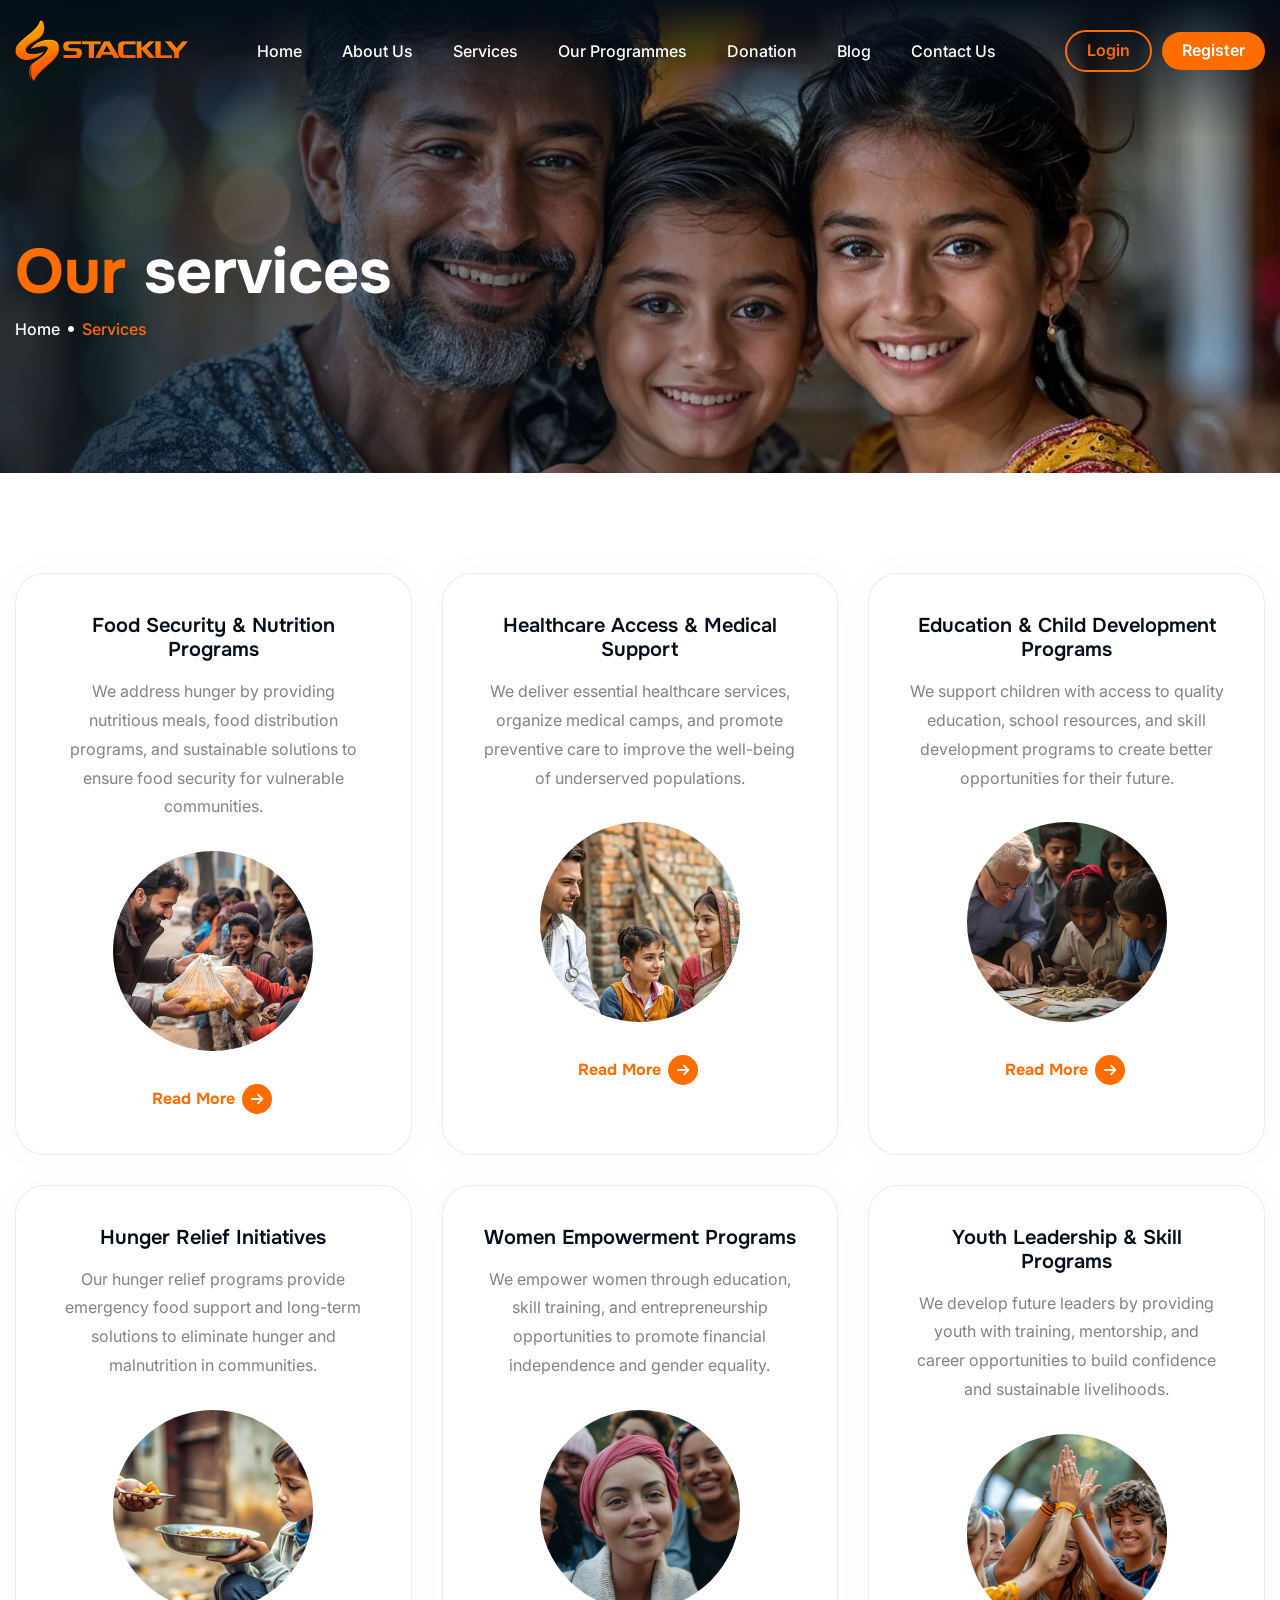
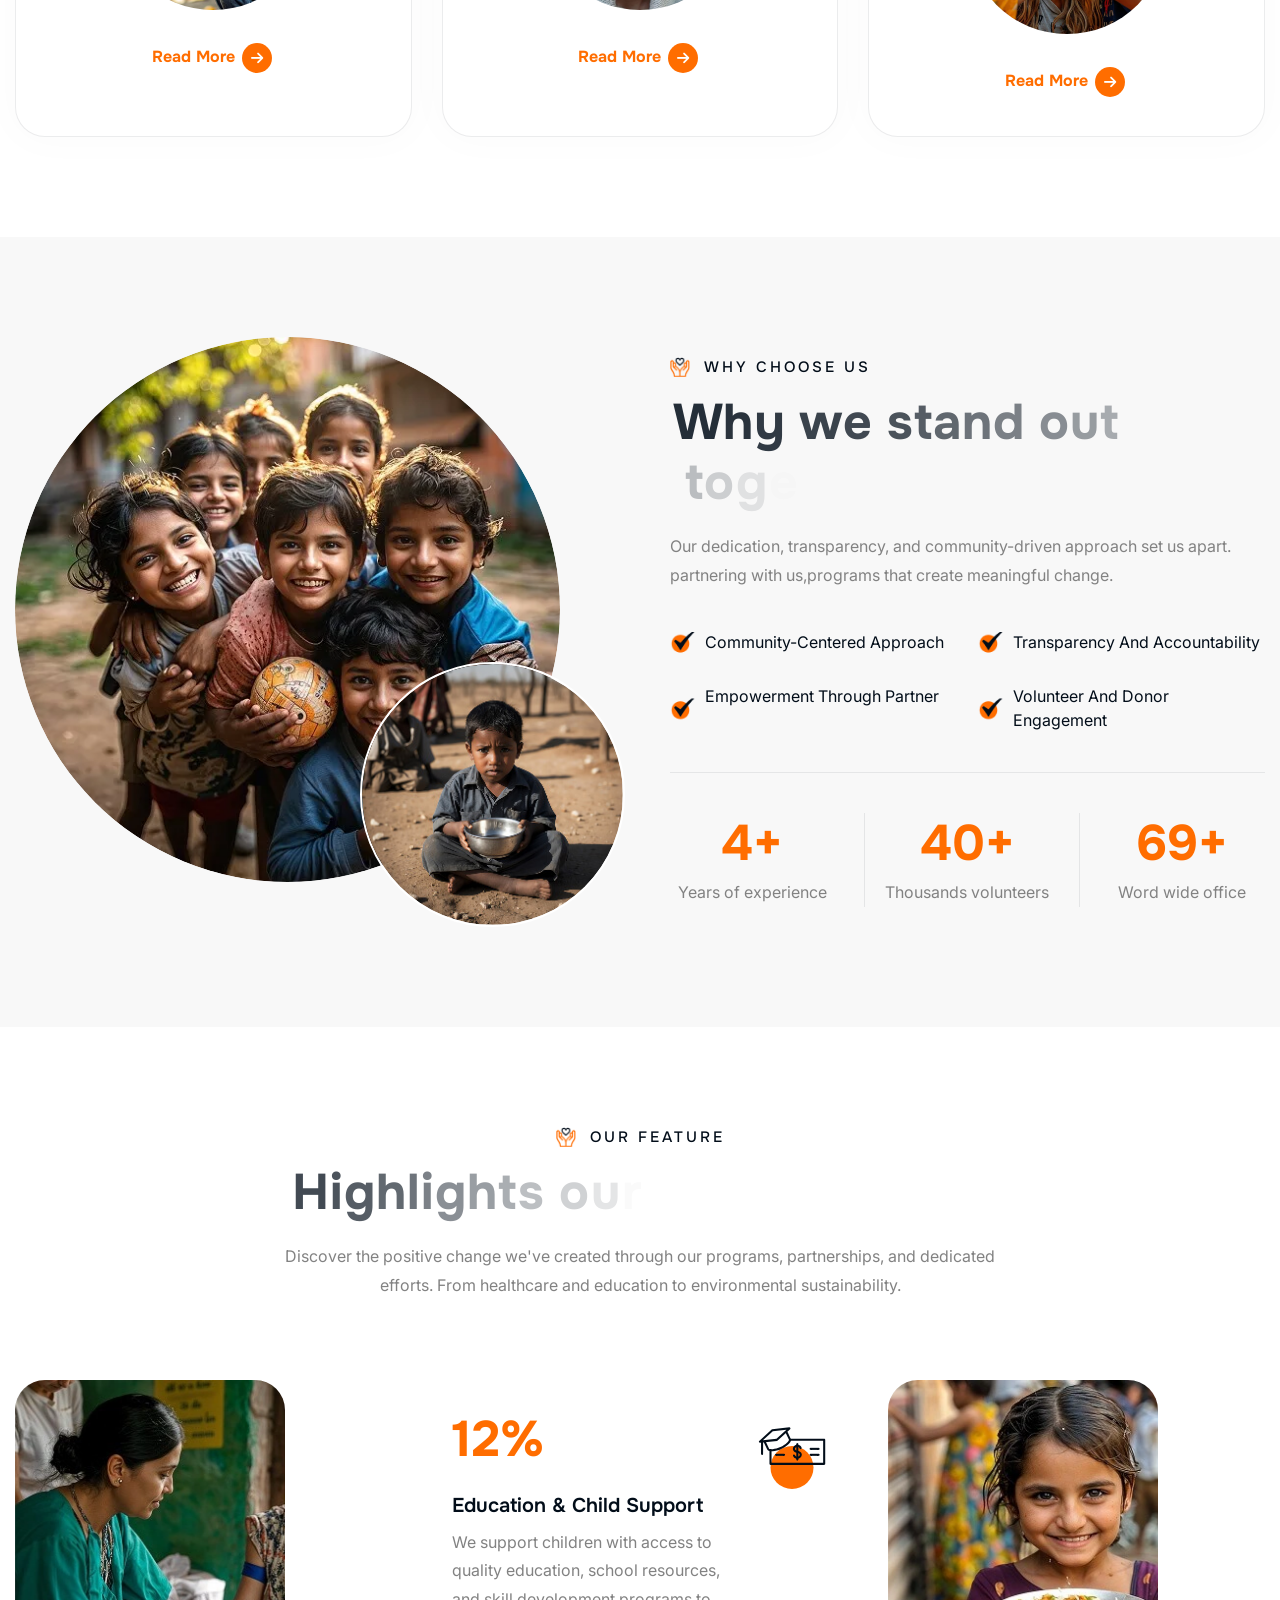
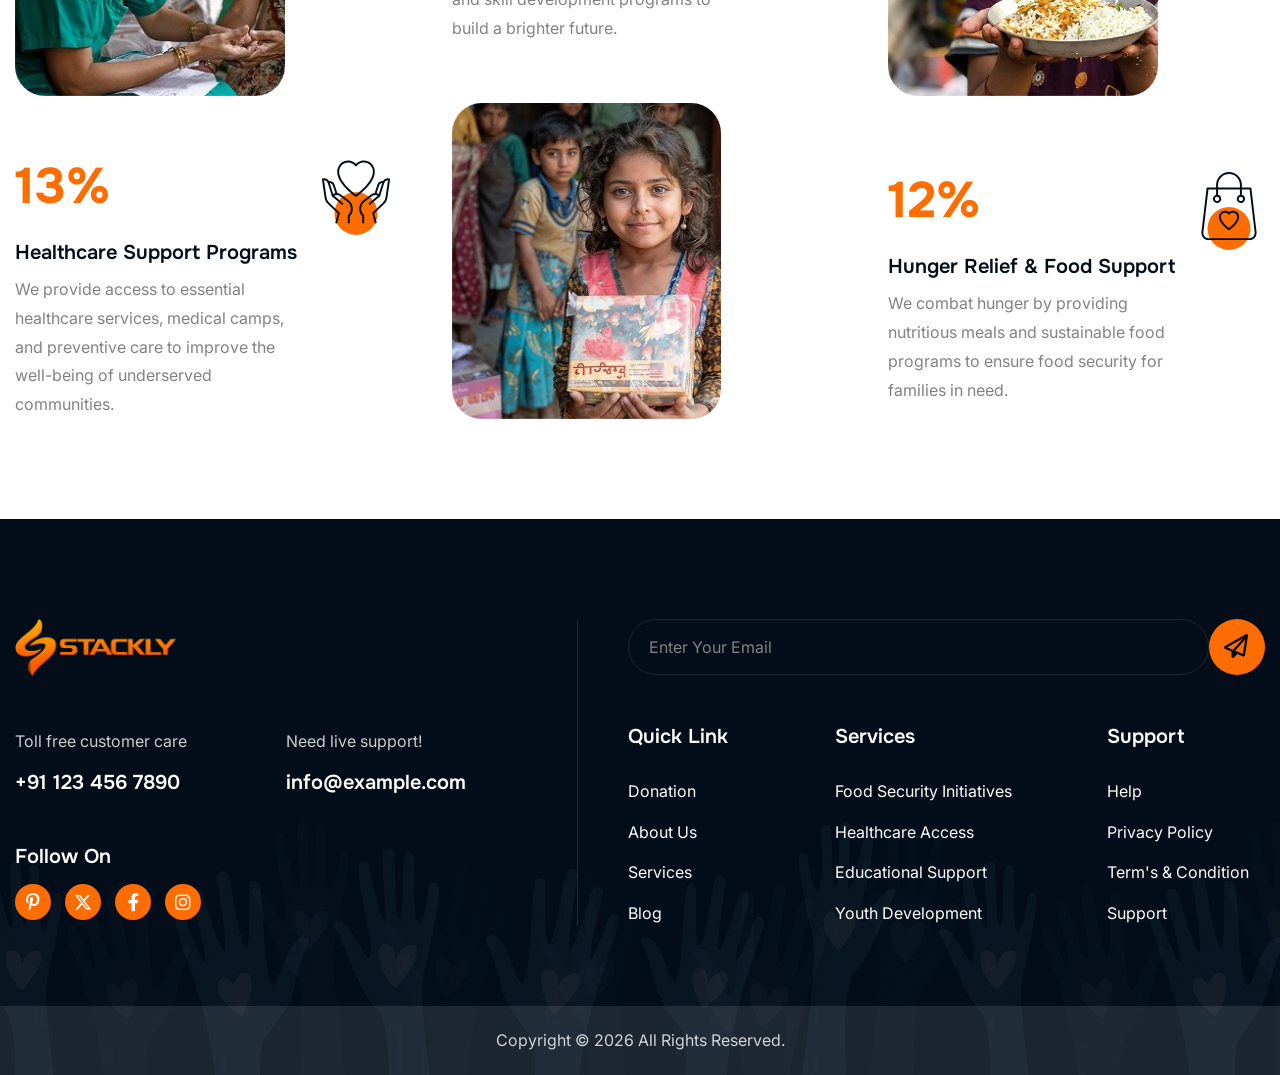
<file: services.html>
<!DOCTYPE html>
<html lang="zxx">
<head>
	<!-- Meta -->
	<meta charset="utf-8">
	<meta http-equiv="X-UA-Compatible" content="IE=edge">
	<meta name="viewport" content="width=device-width, initial-scale=1.0, maximum-scale=1">
	<!-- Page Title -->
    <title>Stackly - Non Profit</title>
	<!-- Google Fonts Css-->
	<!-- Google Fonts -->
<link rel="preconnect" href="https://fonts.googleapis.com">
<link rel="preconnect" href="https://fonts.gstatic.com" crossorigin>

<link href="https://fonts.googleapis.com/css2?family=Inter:wght@100;200;300;400;500;600;700;800;900&family=Onest:wght@100;200;300;400;500;600;700;800;900&display=swap" rel="stylesheet">
	<!-- Bootstrap Css -->
	<link href="css/bootstrap.min.css" rel="stylesheet" media="screen">
	<!-- SlickNav Css -->
	<link href="css/slicknav.min.css" rel="stylesheet">
	<!-- Swiper Css -->
	<link rel="stylesheet" href="css/swiper-bundle.min.css">
	<!-- Font Awesome Icon Css-->
	<link href="css/all.min.css" rel="stylesheet" media="screen">
	<!-- Animated Css -->
	<link href="css/animate.css" rel="stylesheet">
    <!-- Magnific Popup Core Css File -->
	<link rel="stylesheet" href="css/magnific-popup.css">
	<!-- Mouse Cursor Css File -->
	<link rel="stylesheet" href="css/mousecursor.css">
	<!-- Main Custom Css -->
	<link href="css/custom.css" rel="stylesheet" media="screen">
</head>
<body>


    <!-- Header Start -->
	<header class="main-header">
		<div class="header-sticky">
			<nav class="navbar navbar-expand-lg">
				<div class="container">
					<!-- Logo Start -->
					<a class="navbar-brand" href="index.html">
						<img src="images/logo.webp" alt="Logo">
					</a>
					<!-- Logo End -->

					<!-- Main Menu Start -->
					<div class="collapse navbar-collapse main-menu">
                        <div class="nav-menu-wrapper">
                            <ul class="navbar-nav mr-auto" id="menu">
                                <li class="nav-item"><a class="nav-link" href="index.html">Home</a></li>                        
                                <li class="nav-item"><a class="nav-link" href="about.html">About Us</a></li>
                                <li class="nav-item"><a class="nav-link" href="services.html">Services</a></li>
                                <li class="nav-item"><a class="nav-link" href="programmes.html">Our Programmes</a></li>
                                <li class="nav-item"><a class="nav-link" href="donation.html">Donation</a></li>
                                <li class="nav-item"><a class="nav-link" href="blog.html">Blog</a></li>
                                <li class="nav-item"><a class="nav-link" href="contact.html">Contact Us</a></li>            
                                 <li class="nav-item mobile-auth">
        <a href="login.html" class="nav-link">Login</a>
    </li>
    <li class="nav-item mobile-auth">
        <a href="register.html" class="nav-link">Register</a>
    </li>             
                            </ul>
                        </div>
                        <!-- Contact Now Box Start -->
                   <div class="header-btns">
    <a href="login.html" class="btn-login">Login</a>
    <a href="register.html" class="btn-register">Register</a>
</div>
                        <!-- Contact Now Box End -->
					</div>
					<!-- Main Menu End -->
					<div class="navbar-toggle"></div>
				</div>
			</nav>
			<div class="responsive-menu"></div>
		</div>
	</header>
	<!-- Header End -->

    <!-- Page Header Start -->
    <div class="page-header parallaxie">
        <div class="container">
            <div class="row align-items-center">
                <div class="col-lg-12">
                    <!-- Page Header Box Start -->
                    <div class="page-header-box">
                        <h1 class="text-anime-style-2" data-cursor="-opaque"><span>Our</span> services</h1>
                        <nav class="wow fadeInUp">
                            <ol class="breadcrumb">
                                <li class="breadcrumb-item"><a href="index.html">home</a></li>
                                <li class="breadcrumb-item active" aria-current="page">services</li>
                            </ol>
                        </nav>
                    </div>
                    <!-- Page Header Box End -->
                </div>
            </div>
        </div>
    </div>
    <!-- Page Header End -->

    <!-- Page Services Start -->
    <div class="page-services">
        <div class="container">
            <div class="row">
                <div class="col-lg-4 col-md-6">
                    <!-- Services Item Start -->
                    <div class="service-item wow fadeInUp">
                        <div class="service-content">
                            <h3><a href="404.html">Food Security & Nutrition Programs</a></h3>
                            <p>We address hunger by providing nutritious meals, food distribution programs, and sustainable solutions to ensure food security for vulnerable communities.</p>
                        </div>
                        <div class="service-image">
                            <figure class="image-anime">
                                <img src="images/services-image-1.webp" alt="">
                            </figure>
                        </div>
                        <div class="service-btn">
                            <a href="404.html" class="readmore-btn">read more</a>
                        </div>
                    </div>
                    <!-- Services Item End -->
                </div>

                <div class="col-lg-4 col-md-6">
                    <!-- Services Item Start -->
                    <div class="service-item wow fadeInUp" data-wow-delay="0.2s">
                        <div class="service-content">
                            <h3><a href="404.html">Healthcare Access & Medical Support</a></h3>
                            <p>We deliver essential healthcare services, organize medical camps, and promote preventive care to improve the well-being of underserved populations.</p>
                        </div>
                        <div class="service-image">
                            <figure class="image-anime">
                                <img src="images/services-image-2.webp" alt="">
                            </figure>
                        </div>
                        <div class="service-btn">
                            <a href="404.html" class="readmore-btn">read more</a>
                        </div>
                    </div>
                    <!-- Services Item End -->
                </div>

                <div class="col-lg-4 col-md-6">
                    <!-- Services Item Start -->
                    <div class="service-item wow fadeInUp" data-wow-delay="0.4s">
                        <div class="service-content">
                            <h3><a href="404.html">Education & Child Development Programs</a></h3>
                            <p>We support children with access to quality education, school resources, and skill development programs to create better opportunities for their future.</p>
                        </div>
                        <div class="service-image">
                            <figure class="image-anime">
                                <img src="images/services-image-3.webp" alt="">
                            </figure>
                        </div>
                        <div class="service-btn">
                            <a href="404.html" class="readmore-btn">read more</a>
                        </div>
                    </div>
                    <!-- Services Item End -->
                </div>

                <div class="col-lg-4 col-md-6">
                    <!-- Services Item Start -->
                    <div class="service-item wow fadeInUp" data-wow-delay="0.6s">
                        <div class="service-content">
                            <h3><a href="404.html">Hunger Relief Initiatives</a></h3>
                            <p>Our hunger relief programs provide emergency food support and long-term solutions to eliminate hunger and malnutrition in communities.</p>
                        </div>
                        <div class="service-image">
                            <figure class="image-anime">
                                <img src="images/services-image-4.webp" alt="">
                            </figure>
                        </div>
                        <div class="service-btn">
                            <a href="404.html" class="readmore-btn">read more</a>
                        </div>
                    </div>
                    <!-- Services Item End -->
                </div>

                <div class="col-lg-4 col-md-6">
                    <!-- Services Item Start -->
                    <div class="service-item wow fadeInUp" data-wow-delay="0.8s">
                        <div class="service-content">
                            <h3><a href="404.html">Women Empowerment Programs</a></h3>
                            <p>We empower women through education, skill training, and entrepreneurship opportunities to promote financial independence and gender equality.</p>
                        </div>
                        <div class="service-image">
                            <figure class="image-anime">
                                <img src="images/services-image-5.webp" alt="">
                            </figure>
                        </div>
                        <div class="service-btn">
                            <a href="404.html" class="readmore-btn">read more</a>
                        </div>
                    </div>
                    <!-- Services Item End -->
                </div>

                <div class="col-lg-4 col-md-6">
                    <!-- Services Item Start -->
                    <div class="service-item wow fadeInUp" data-wow-delay="1s">
                        <div class="service-content">
                            <h3><a href="404.html">Youth Leadership & Skill Programs</a></h3>
                            <p>We develop future leaders by providing youth with training, mentorship, and career opportunities to build confidence and sustainable livelihoods.</p>
                        </div>
                        <div class="service-image">
                            <figure class="image-anime">
                                <img src="images/services-image-6.webp" alt="">
                            </figure>
                        </div>
                        <div class="service-btn">
                            <a href="404.html" class="readmore-btn">read more</a>
                        </div>
                    </div>
                    <!-- Services Item End -->
                </div>
            </div>
        </div>
    </div>
    <!-- Page Services End -->

    <!-- Why Choose Us Section Start -->
    <div class="why-choose-us service-why-choose-us">
        <div class="container">
            <div class="row align-items-center">
                <div class="col-lg-6">
                    <!-- Why Choose Images Start -->
                    <div class="why-choose-images">
                        <div class="why-choose-image-1">
                            <figure class="image-anime">
                                <img src="images/why-choose-img-1.webp" alt="">
                            </figure>
                        </div>
                        <div class="why-choose-image-2">
                            <figure class="image-anime">
                                <img src="images/why-choose-img-2.webp" alt="">
                            </figure>
                        </div>
                    </div>
                    <!-- Why Choose Images End -->
                </div>
                
                <div class="col-lg-6">
                    <!-- Why Choose Content Start -->
                    <div class="why-choose-content">
                        <!-- Section Title Start -->
                        <div class="section-title">
                            <h3 class="wow fadeInUp">why choose us</h3>
                            <h2 class="text-anime-style-2" data-cursor="-opaque">Why we stand out together</h2>
                            <p class="wow fadeInUp" data-wow-delay="0.2s">Our dedication, transparency, and community-driven approach set us apart. partnering with us,programs that create meaningful change.</p>
                        </div>
                        <!-- Section Title End -->

                        <!-- Why Choose List Start -->
                        <div class="why-choose-list wow fadeInUp" data-wow-delay="0.4s">
                            <ul>
                                <li>community-centered approach</li>
                                <li>transparency and accountability</li>
                                <li>empowerment through partner</li>
                                <li>volunteer and donor engagement</li>
                            </ul>
                        </div>
                        <!-- Why Choose List End -->

                        <!-- Why Choose Counters Start -->
                        <div class="why-choose-counters">
                            <!-- Why Choose Counters Item Start -->
                            <div class="why-choose-counter-item">
                                <h2><span class="counter">25</span>+</h2>
                                <p>Years of experience</p>
                            </div>
                            <!-- Why Choose Counters Item End -->
                            
                            <!-- Why Choose Counters Item Start -->
                            <div class="why-choose-counter-item">
                                <h2><span class="counter">230</span>+</h2>
                                <p>Thousands volunteers</p>
                            </div>
                            <!-- Why Choose Counters Item End -->
                            
                            <!-- Why Choose Counters Item Start -->
                            <div class="why-choose-counter-item">
                                <h2><span class="counter">400</span>+</h2>
                                <p>Word wide office</p>
                            </div>
                            <!-- Why Choose Counters Item End -->
                        </div>
                        <!-- Why Choose Counters End -->
                    </div>
                    <!-- Why Choose Content End -->
                </div>
            </div>
        </div>
    </div>
    <!-- Why Choose Us Section End -->

 <!-- Our Features Section Start -->
    <div class="our-features">
        <div class="container">
            <div class="row section-row">
                <div class="col-lg-12">
                    <!-- Section Title Start -->
                    <div class="section-title">
                        <h3 class="wow fadeInUp">our feature</h3>
                        <h2 class="text-anime-style-2" data-cursor="-opaque">Highlights our impactful work</h2>
                        <p class="wow fadeInUp" data-wow-delay="0.2s">Discover the positive change we've created through our programs, partnerships, and dedicated efforts. From healthcare and education to environmental sustainability.</p>
                    </div>
                    <!-- Section Title End -->
                </div>
            </div>

            <div class="row">
                <div class="col-lg-12">
                    <!-- Our Features List Start -->
                    <div class="our-features-list">
                        <!-- Our Features Item Start -->
                        <div class="our-features-item">
                            <!-- Our Features Image Start -->
                            <div class="our-features-image">
                                <figure class="image-anime reveal">
                                    <img src="images/our-features-img-1.webp" alt="">
                                </figure>
                            </div>
                            <!-- Our Features Image End -->

                            <!-- Our Features Content Start -->
                            <div class="our-features-content">
                                <div class="our-features-body">
                                    <h2><span class="counter">96</span>%</h2>
                                    <h3>Healthcare Support Programs</h3>
                                    <p> We provide access to essential healthcare services, medical camps, and preventive care to improve the well-being of underserved communities.</p>
                                </div>
                                <div class="icon-box">
                                    <img src="images/icon-our-features-1.webp" alt="">
                                </div>
                            </div>
                            <!-- Our Features Content End -->
                        </div>
                        <!-- Our Features Item End -->

                        <!-- Our Features Item Start -->
                        <div class="our-features-item">
                            <!-- Our Features Image Start -->
                            <div class="our-features-image">
                                <figure class="image-anime reveal">
                                    <img src="images/our-features-img-2.webp" alt="">
                                </figure>
                            </div>
                            <!-- Our Features Image End -->

                            <!-- Our Features Content Start -->
                            <div class="our-features-content">
                                <div class="our-features-body">
                                    <h2><span class="counter">94</span>%</h2>
                                    <h3>Education & Child Support</h3>
                                    <p> We support children with access to quality education, school resources, and skill development programs to build a brighter future.</p>
                                </div>
                                <div class="icon-box">
                                    <img src="images/icon-our-features-2.webp" alt="">
                                </div>
                            </div>
                            <!-- Our Features Content End -->
                        </div>
                        <!-- Our Features Item End -->

                        <!-- Our Features Item Start -->
                        <div class="our-features-item">
                            <!-- Our Features Image Start -->
                            <div class="our-features-image">
                                <figure class="image-anime reveal">
                                    <img src="images/our-features-img-3.webp" alt="">
                                </figure>
                            </div>
                            <!-- Our Features Image End -->

                            <!-- Our Features Content Start -->
                            <div class="our-features-content">
                                <div class="our-features-body">
                                    <h2><span class="counter">95</span>%</h2>
                                    <h3>Hunger Relief & Food Support</h3>
                                    <p>We combat hunger by providing nutritious meals and sustainable food programs to ensure food security for families in need.</p>
                                </div>
                                <div class="icon-box">
                                    <img src="images/icon-our-features-3.webp" alt="">
                                </div>
                            </div>
                            <!-- Our Features Content End -->
                        </div>
                        <!-- Our Features Item End -->
                    </div>
                    <!-- Our Features List End -->
                </div>
            </div>
        </div>
    </div>
    <!-- Our Features Section End -->

   
    <!-- Main Footer Section Start -->
    <footer class="main-footer">
        <div class="container">
            <div class="row">
                <div class="col-lg-12">
                    <!-- Main Footer Box Start -->
                    <div class="main-footer-box">
                        <!-- Footer About Start -->
                        <div class="footer-about">
                            <!-- Footer Logo Start -->
                            <div class="footer-logo">
                                <img src="images/logo.webp" alt="">
                            </div>
                            <!-- Footer Logo End -->
                            
                            <!-- Footer Contact Detail Start -->
                            <div class="footer-contact-detail">
                                <div class="footer-contact-item">
                                    <p>Toll free customer care</p>
                                    <h3><a>+91 123 456 7890</a></h3>
                                </div>
                                
                                <div class="footer-contact-item">
                                    <p>Need live support!</p>
                                    <h3><a>info@example.com</a></h3>
                                </div>
                            </div>
                            <!-- Footer Contact Detail End -->
                            
                            <!-- Footer Social Links Start -->
                            <div class="footer-social-links">
                                <h3>Follow on</h3>
                                <ul>
                                    <li><a href="404.html"><i class="fa-brands fa-pinterest-p"></i></a></li>
                                    <li><a href="404.html"><i class="fa-brands fa-x-twitter"></i></a></li>
                                    <li><a href="404.html"><i class="fa-brands fa-facebook-f"></i></a></li>
                                    <li><a href="404.html"><i class="fa-brands fa-instagram"></i></a></li>                                    								
                                </ul>
                            </div>
                            <!-- Footer Social Links End -->
                        </div>
                        <!-- Footer About End -->

                        <!-- Footer Links Box Start -->
                        <div class="footer-links-box">
                            <!-- Newsletter Form Start -->
                            <div class="newsletter-form">
                                <form id="newsletterForm">
                                    <div class="form-group">
                                        <input type="email" name="email" class="form-control" id="mail" placeholder="Enter Your Email" required="">
                                        <button type="submit" class="newsletter-btn"><i class="fa-regular fa-paper-plane"></i></button>
                                    </div>
                                </form>
                            </div>

                            <script>
document.getElementById("newsletterForm").addEventListener("submit", function(e) {
    e.preventDefault(); // stop form submit

    const email = document.getElementById("mail").value;

    // Email validation regex
    const emailPattern = /^[^ ]+@[^ ]+\.[a-z]{2,3}$/;

    if(email === "") {
        alert("Please enter your email");
        return;
    }

    if(!emailPattern.test(email)) {
        alert("Please enter a valid email address");
        return;
    }

    // ✅ If valid → redirect
    window.location.href = "404.html";
});
</script>
                            <!-- Newsletter Form End -->

                            <!-- Footer Links Start -->
                            <div class="footer-links">
                                <h3>Quick link</h3>
                                <ul>
                                    <li><a href="donation.html">Donation</a></li>
                                    <li><a href="about.html">about us</a></li>
                                    <li><a href="services.html">services</a></li>
                                    <li><a href="blog.html">blog</a></li>
                                </ul>
                            </div>
                            <!-- Footer Links End -->
                            
                            <!-- Footer Links Start -->
                            <div class="footer-links footer-service-links">
                                <h3>services</h3>
                                <ul>
                                    <li><a href="404.html">food security initiatives</a></li>
                                    <li><a href="404.html">healthcare access</a></li>
                                    <li><a href="404.html">educational support</a></li>
                                    <li><a href="404.html">youth development</a></li>
                                </ul>
                            </div>
                            <!-- Footer Links End -->
                            
                            <!-- Footer Links Start -->
                            <div class="footer-links">
                                <h3>support</h3>
                                <ul>
                                    <li><a href="404.html">help</a></li>
                                    <li><a href="404.html">privacy policy</a></li>
                                    <li><a href="404.html">term's & condition</a></li>
                                    <li><a href="404.html">support</a></li>
                                </ul>
                            </div>
                            <!-- Footer Links End -->
                        </div>
                        <!-- Footer Links Box End -->
                    </div>
                    <!-- Main Footer Box End -->
                </div>
            </div>
        </div>

        <!-- Footer Copyright Start -->
        <div class="footer-copyright">
            <div class="container">
                <div class="row">
                    <div class="col-md-12">
                        <!-- Copyright Text Start -->
                        <div class="copyright-text">
                            <p>Copyright © 2026 All Rights Reserved.</p>
                        </div>
                        <!-- Copyright Text End -->
                    </div>
                </div>
            </div>
        </div>
        <!-- Footer Copyright End -->
    </footer>
    <!-- Main Footer Section End -->


    <!-- Jquery Library File -->
    <script src="js/jquery-3.7.1.min.js"></script>
    <!-- Bootstrap js file -->
    <script src="js/bootstrap.min.js"></script>
    <!-- Validator js file -->
    <script src="js/validator.min.js"></script>
    <!-- SlickNav js file -->
    <script src="js/jquery.slicknav.js"></script>
    <!-- Swiper js file -->
    <script src="js/swiper-bundle.min.js"></script>
    <!-- Counter js file -->
    <script src="js/jquery.waypoints.min.js"></script>
    <script src="js/jquery.counterup.min.js"></script>
    <!-- Isotop js file -->
	<script src="js/isotope.min.js"></script>
    <!-- Magnific js file -->
    <script src="js/jquery.magnific-popup.min.js"></script>
    <!-- SmoothScroll -->
    <script src="js/SmoothScroll.js"></script>
    <!-- Parallax js -->
    <script src="js/parallaxie.js"></script>
    <!-- MagicCursor js file -->
    <script src="js/gsap.min.js"></script>
    <script src="js/magiccursor.js"></script>
    <!-- Text Effect js file -->
    <script src="js/SplitText.js"></script>
    <script src="js/ScrollTrigger.min.js"></script>
    <!-- YTPlayer js File -->
    <script src="js/jquery.mb.YTPlayer.min.js"></script>
    <!-- Wow js file -->
    <script src="js/wow.min.js"></script>
    <!-- Main Custom js file -->
    <script src="js/function.js"></script>
</body>
</html>
</file>
<file: css/custom.css>
/************************************/
/*** 	 01. Global Variables	  ***/
/************************************/	

:root{
	--primary-color			: #020D19;
	--secondary-color		: #F8F8F8;
	--text-color			: #828282;
	--accent-color			: #FF6D00;
	--white-color			: #FFFFFF;
	--divider-color			: #020D1914;
	--dark-divider-color	: #FFFFFF1A;
	--error-color			: rgb(230, 87, 87);
	--default-font			: "Inter", serif;
	--accent-font			: "Onest", serif;
}


.error {
    color: red;
    font-size: 13px;
    display: block;
    margin-top: 5px;
}
        /* Loader Container */
        .loader-container {
            position: fixed;
            top: 0;
            left: 0;
            width: 100%;
            height: 100%;
            background: var(--primary-color);
            display: flex;
            flex-direction: column;
            align-items: center;
            justify-content: center;
            z-index: 9999;
            transition: opacity 0.8s cubic-bezier(0.4, 0, 0.2, 1), 
                        visibility 0.8s cubic-bezier(0.4, 0, 0.2, 1);
        }

        .loader-container.fade-out {
            opacity: 0;
            visibility: hidden;
        }

        /* Heartbeat Animation Container */
        .heart-wrapper {
            position: relative;
            width: 120px;
            height: 120px;
            margin-bottom: 40px;
        }

        /* Main Heart */
        .heart {
            position: absolute;
            top: 50%;
            left: 50%;
            transform: translate(-50%, -50%);
            width: 60px;
            height: 60px;
            background: var(--accent-color);
            transform: translate(-50%, -50%) rotate(-45deg);
            animation: heartbeat 1.5s ease-in-out infinite;
            box-shadow: 0 0 40px rgba(255, 109, 0, 0.4);
        }

        .heart::before,
        .heart::after {
            content: '';
            position: absolute;
            width: 60px;
            height: 60px;
            background: var(--accent-color);
            border-radius: 50%;
        }

        .heart::before {
            top: -30px;
            left: 0;
        }

        .heart::after {
            left: 30px;
            top: 0;
        }

        /* Pulse Rings */
        .pulse-ring {
            position: absolute;
            top: 50%;
            left: 50%;
            transform: translate(-50%, -50%);
            width: 60px;
            height: 60px;
            border: 2px solid var(--accent-color);
            border-radius: 50%;
            opacity: 0;
            animation: pulse 2s ease-out infinite;
        }

        .pulse-ring:nth-child(2) {
            animation-delay: 0.5s;
        }

        .pulse-ring:nth-child(3) {
            animation-delay: 1s;
        }

        /* Orbiting Particles - Representing Community */
        .orbit-container {
            position: absolute;
            top: 50%;
            left: 50%;
            width: 100%;
            height: 100%;
            transform: translate(-50%, -50%);
            animation: rotate 8s linear infinite;
        }

        .particle {
            position: absolute;
            width: 8px;
            height: 8px;
            background: var(--white-color);
            border-radius: 50%;
            box-shadow: 0 0 10px rgba(255, 255, 255, 0.5);
        }

        .particle:nth-child(1) { top: 0; left: 50%; transform: translateX(-50%); }
        .particle:nth-child(2) { bottom: 0; left: 50%; transform: translateX(-50%); }
        .particle:nth-child(3) { left: 0; top: 50%; transform: translateY(-50%); }
        .particle:nth-child(4) { right: 0; top: 50%; transform: translateY(-50%); }

        /* Text Content */
        .loader-text {
            text-align: center;
            z-index: 10;
        }

        .loader-title {
            font-family: var(--accent-font);
            font-size: 28px;
            font-weight: 800;
            color: var(--white-color);
            letter-spacing: 2px;
            margin-bottom: 12px;
            opacity: 0;
            transform: translateY(20px);
            animation: fadeInUp 0.8s ease-out 0.3s forwards;
        }

        .loader-subtitle {
            font-family: var(--default-font);
            font-size: 14px;
            font-weight: 300;
            color: var(--text-color);
            letter-spacing: 3px;
            text-transform: uppercase;
            opacity: 0;
            transform: translateY(20px);
            animation: fadeInUp 0.8s ease-out 0.5s forwards;
        }

        /* Progress Bar */
        .progress-container {
            width: 200px;
            height: 2px;
            background: var(--dark-divider-color);
            margin-top: 40px;
            border-radius: 2px;
            overflow: hidden;
            position: relative;
        }

        .progress-bar {
            height: 100%;
            background: linear-gradient(90deg, var(--accent-color), #ff9e50);
            width: 0%;
            animation: loading 2.5s ease-in-out forwards;
            box-shadow: 0 0 10px rgba(255, 109, 0, 0.5);
        }

		.progress-bar {
    width: 100%;
    transition: width 3s linear;
}

        /* Percentage Counter */
        .percentage {
            font-family: var(--accent-font);
            font-size: 12px;
            color: var(--accent-color);
            margin-top: 15px;
            font-weight: 600;
            letter-spacing: 2px;
        }

        /* Decorative Elements */
        .floating-shapes {
            position: absolute;
            width: 100%;
            height: 100%;
            overflow: hidden;
            pointer-events: none;
        }

        .shape {
            position: absolute;
            background: var(--dark-divider-color);
            border-radius: 50%;
            opacity: 0.3;
        }

        .shape:nth-child(1) {
            width: 300px;
            height: 300px;
            top: -150px;
            left: -150px;
            animation: float 20s infinite ease-in-out;
        }

        .shape:nth-child(2) {
            width: 200px;
            height: 200px;
            bottom: -100px;
            right: -100px;
            animation: float 15s infinite ease-in-out reverse;
        }

        .shape:nth-child(3) {
            width: 100px;
            height: 100px;
            top: 50%;
            right: 10%;
            animation: float 12s infinite ease-in-out;
        }

        /* Keyframes */
        @keyframes heartbeat {
            0%, 100% { transform: translate(-50%, -50%) rotate(-45deg) scale(1); }
            25% { transform: translate(-50%, -50%) rotate(-45deg) scale(1.1); }
            50% { transform: translate(-50%, -50%) rotate(-45deg) scale(1); }
            75% { transform: translate(-50%, -50%) rotate(-45deg) scale(1.05); }
        }

        @keyframes pulse {
            0% {
                transform: translate(-50%, -50%) scale(1);
                opacity: 0.6;
            }
            100% {
                transform: translate(-50%, -50%) scale(3);
                opacity: 0;
            }
        }

        @keyframes rotate {
            from { transform: translate(-50%, -50%) rotate(0deg); }
            to { transform: translate(-50%, -50%) rotate(360deg); }
        }

        @keyframes fadeInUp {
            to {
                opacity: 1;
                transform: translateY(0);
            }
        }

        @keyframes loading {
    0% { width: 0%; }
    100% { width: 100%; }
}

        @keyframes float {
            0%, 100% { transform: translate(0, 0) scale(1); }
            33% { transform: translate(30px, -30px) scale(1.1); }
            66% { transform: translate(-20px, 20px) scale(0.9); }
        }

        /* Main Content (Demo) */
        .main-content {
            text-align: center;
            padding: 40px;
            opacity: 0;
            transform: translateY(30px);
            transition: all 0.8s ease-out;
        }

        .main-content.visible {
            opacity: 1;
            transform: translateY(0);
        }

        .main-content h1 {
            font-family: var(--accent-font);
            font-size: 48px;
            color: var(--primary-color);
            margin-bottom: 20px;
        }

        .main-content p {
            font-family: var(--default-font);
            color: var(--text-color);
            font-size: 18px;
            max-width: 600px;
            line-height: 1.6;
        }

        /* Responsive */
        @media (max-width: 768px) {
            .heart-wrapper {
                width: 100px;
                height: 100px;
            }
            .heart, .heart::before, .heart::after {
                width: 50px;
                height: 50px;
            }
            .heart::before { top: -25px; }
            .heart::after { left: 25px; }
            
            .loader-title {
                font-size: 24px;
            }
            .loader-subtitle {
                font-size: 12px;
            }
        }
		
/************************************/
/*** 	   02. General css		  ***/
/************************************/

body{
	font-family: var(--default-font);
	font-size: 16px;
	font-weight: 400;
	line-height: 1.1em;
	background-color: var(--white-color);
	color: var(--text-color);
}

::-webkit-scrollbar-track{
	background-color: var(--secondary-color);
	border-left: 1px solid var(--secondary-color);
}
::-webkit-scrollbar{
	width: 7px;
	background-color: var(--secondary-color);
}
::-webkit-scrollbar-thumb{
	background: var(--accent-color);
}

::selection{
	color: var(--primary-color);
	background-color: var(--secondary-color);
	filter: invert(1);
}

p{
	line-height: 1.8em;
	margin-bottom: 1.5em;
}

h1,
h2,
h3,
h4,
h5,
h6{
	margin :0;
	font-weight: 700;
	line-height: 1.2em;
	font-family: var(--accent-font);
	color: var(--primary-color);
}

figure{
	margin: 0;
}

img{
	max-width: 100%;
}

a{
	text-decoration: none;
}

a:hover{
	text-decoration: none;
	outline: 0;
}

a:focus{
	text-decoration: none;
	outline: 0;
}

html,
body{
	width: 100%;
	overflow-x: clip;
}

.container{
	max-width: 1300px;
}

.container,
.container-fluid,
.container-lg,
.container-md,
.container-sm,
.container-xl,
.container-xxl{
    padding-right: 15px;
    padding-left: 15px;
}

.image-anime{
	position: relative;
	overflow: hidden;
}

.image-anime:after{
	content: "";
	position: absolute;
    width: 200%;
    height: 0%;
    left: 50%;
    top: 50%;
    background-color: rgba(255,255,255,.3);
    transform: translate(-50%,-50%) rotate(-45deg);
    z-index: 1;
}

.image-anime:hover:after{
    height: 250%;
    transition: all 600ms linear;
    background-color: transparent;
}

.reveal{
	position: relative;
    display: -webkit-inline-box;
    display: -ms-inline-flexbox;
    display: inline-flex;
    visibility: hidden;
    overflow: hidden;
}

.reveal img{
    height: 100%;
    width: 100%;
    -o-object-fit: cover;
    object-fit: cover;
    -webkit-transform-origin: left;
    transform-origin: left;
}

.row{
    margin-right: -15px;
    margin-left: -15px;
}

.row > *{
	padding-right: 15px;
	padding-left: 15px;
}

.row.no-gutters{
    margin-right: 0px;
    margin-left: 0px;
}

.row.no-gutters > *{
    padding-right: 0px;
    padding-left: 0px;
}

.btn-default{
	position: relative;
    display: inline-block;
    background: var(--accent-color);
    color: var(--white-color);
	font-family: var(--accent-font);
    font-size: 16px;
    font-weight: 700;
    line-height: 1em;
    text-transform: capitalize;
    border: none;
    padding: 20px 54px 20px 24px;
	border-radius: 100px;
    transition: all 0.5s ease-in-out;
    overflow: hidden;
    z-index: 0;
}

.btn-default:hover{
	background: transparent;
    color: var(--white-color);
}

.btn-default::before{
	content: '';
    position: absolute;
    top: 50%;
    right: 0;
    width: 20px;
    height: 20px;
    background-image: url(../images/arrow-white.webp);
    background-repeat: no-repeat;
    background-position: center center;
    background-size: cover;
    transform: translate(-24px, -50%);
    transition: all 0.4s ease-in-out;
}

.btn-default:hover::before{
	transform: translate(-21px, -50%);
}

.btn-default::after{
	content: '';
    display: block;
    position: absolute;
    top: 0;
    bottom: 0;
    left: auto;
	right: 0;
    width: 0;
    height: 100%;
    background: var(--primary-color);
	border-radius: 100px;
    transition: all 0.4s ease-in-out;
    z-index: -1;
}

.btn-default:hover:after{
	width: 100%;
    left: 0;
	right: auto;
}

.readmore-btn{
	position: relative;
	color: var(--accent-color);
	font-family: var(--accent-font);
	font-size: 16px;
	font-weight: 700;	
	line-height: 1.8em;
	text-transform: capitalize;
	display: inline-block;
	padding-right: 40px;
	transition: all 0.4s ease-in-out;
}

.readmore-btn::before{
	content: '\f061';
    position: absolute;
	right: 0;
    top: 50%;
	font-family: 'Font Awesome 6 Free';
	font-size: 14px;
	line-height: normal;
	color: var(--white-color);
	width: 30px;
	height: 30px;
	background-color: var(--accent-color);
	background-position: center center;
	border-radius: 50%;
	display: flex;
	align-items: center;
    justify-content: center;
	transform: translate(-3px, -50%);
	transition: all 0.3s ease-in-out;
}

.readmore-btn:hover{
	color: var(--primary-color);
}

.readmore-btn:hover::before{
	background-color: var(--primary-color);
	transform: translate(0, -50%);
}

.cb-cursor:before{
	background: var(--accent-color);
}

.preloader{
	position: fixed;
	top: 0;
	left: 0;
	right: 0;
	bottom: 0;
	z-index: 1000;
	background-color: var(--accent-color);
	display: flex;
	align-items: center;
	justify-content: center;
}

.loading-container,
.loading{
	height: 100px;
	position: relative;
	width: 100px;
	border-radius: 100%;
}

.loading-container{
	margin: 40px auto;
}

.loading{
	border: 1px solid transparent;
	border-color: transparent var(--white-color) transparent var(--white-color);
	animation: rotate-loading 1.5s linear 0s infinite normal;
	transform-origin: 50% 50%;
}

.loading-container:hover .loading,
.loading-container .loading{
	transition: all 0.5s ease-in-out;
}

#loading-icon{
	position: absolute;
	top: 50%;
	left: 50%;
	max-width: 66px;
	transform: translate(-50%, -50%);
}

@keyframes rotate-loading{
	0%{
		transform: rotate(0deg);
	}

	100%{
		transform: rotate(360deg);
	}
}

.section-row{
	margin-bottom: 80px;
}

.section-row .section-title{
	width: 100%;
	max-width: 765px;
	margin-bottom: 0;
	margin: 0 auto;
	text-align: center;
}

.section-title{
	margin-bottom: 40px;
}

.section-title h3{
	position: relative;
	display: inline-block;
	font-size: 15px;
    font-weight: 500;
	line-height: normal;
	letter-spacing: 0.2em;
    text-transform: uppercase;
    color: var(--primary-color);
	padding-left: 34px;
    margin-bottom: 15px;
}

.section-title h3::before{
	content: '';
    position: absolute;
    top: 50%;
    left: 0;
    transform: translateY(-50%);
    background: url('../images/icon-sub-heading.webp');
    background-repeat: no-repeat;
    background-position: left center;
    background-size: cover;
    width: 20px;
    height: 20px;
}

.section-title h1{
	font-size: 63px;
	margin-bottom: 0;
	cursor: none;
}

.section-title h2{
	font-size: 50px;
	margin-bottom: 0;
	cursor: none;
}

.section-title h1 span,
.section-title h2 span{
	color: var(--accent-color);
}

.section-title p{
	margin-top: 20px;
	margin-bottom: 0;
}

.help-block.with-errors ul{
	margin: 0;
	text-align: left;
}

.help-block.with-errors ul li{
	color: var(--error-color);
	font-weight: 500;
	font-size: 14px;
}

/************************************/
/**** 	   03. Header css		 ****/
/************************************/

/* Default Header (Transparent) */
header.main-header {
    position: fixed;
    top: 0;
    width: 100%;
    z-index: 999;
    background: transparent;
    transition: all 0.3s ease-in-out;
}


header.main-header.scrolled {
    background: #020D19; /* black */
    box-shadow: 0 2px 10px rgba(0,0,0,0.2);
}

header.main-header .header-sticky{
	position: relative;
	top: 0;
	z-index: 100;
}

header.main-header .header-sticky.hide{
	transform: translateY(-100%);
	transition: transform 0.3s ease-in-out;
	border-radius: 0;
}

header.main-header .header-sticky.active{
	position: fixed;
	top: 0;
	left: 0;
	right: 0;
	border-radius: 0;
    transform: translateY(0);
	background: var(--primary-color);
	border-bottom: 1px solid var(--dark-divider-color);
}

.navbar{
	padding: 20px 0;
	align-items: center;
}

.navbar-brand img {
    height: 62px;   /* Adjust as needed */
    width: auto;
}


.navbar-brand{
	padding: 0;
	margin: 0;
}

.main-menu .nav-menu-wrapper{
	flex: 1;
	text-align: center;
	margin: 0 20px;
}

.main-menu .nav-menu-wrapper > ul{
	align-items: center;
	display: inline-flex;
}

.main-menu ul li{
	margin: 0;
	position: relative;
}

.main-menu ul li a{
	font-size: 16px;
	font-weight: 500;
	line-height: 1.4em;
	padding: 14px 20px !important;
	color: var(--white-color);
	text-transform: capitalize;
	transition: all 0.3s ease-in-out;
}

.main-menu ul li.submenu > a:after{
	content: '\f107';
	font-family: 'FontAwesome';
	font-weight: 900;
	font-size: 14px;
	margin-left: 8px;
}

.main-menu ul li a:hover,
.main-menu ul li a:focus{
	color: var(--accent-color);
}

.main-menu ul ul{
	visibility: hidden;
	opacity: 0;
	transform: scaleY(0.8);
	transform-origin: top;
	padding: 0;
	margin: 0;
	list-style: none;
	width: 230px;
	border-radius: 20px;
	position: absolute;
	left: 0;
	top: 100%;
	background-color: var(--accent-color);
	transition: all 0.3s ease-in-out;
	text-align: left;
}

.main-menu ul li.submenu:first-child ul{
    width: 230px;
}

.main-menu ul ul ul{
	left: 100%;
	top: 0;
	text-align: left;
}

.main-menu ul li:hover > ul{
	visibility: visible;
	opacity: 1;
	transform: scaleY(1);
    padding: 5px 0;
}

.main-menu ul li.submenu ul li.submenu > a:after{
    content: '\f105';
    float: right;
}

.main-menu ul ul li{
	margin: 0;
	padding: 0;
}

.main-menu ul ul li a{
	color: var(--white-color);
	padding: 6px 20px !important;
	transition: all 0.3s ease-in-out;
}

.main-menu ul li:hover > ul{
	visibility: visible;
	opacity: 1;
	transform: scaleY(1);
    padding: 5px 0;
}

.main-menu ul ul li a:hover,
.main-menu ul ul li a:focus{
	color: var(--primary-color);
	background-color: transparent;
	padding: 6px 20px 6px 23px !important;
}

.main-menu ul li.highlighted-menu{
    display: none;
}

.contact-now-box{
	display: flex;
	align-items: center;
}

.contact-now-box .icon-box{
	position: relative;
	display: inline-block;
	margin-right: 15px;
	padding-bottom: 5px;
}

.contact-now-box .icon-box:before{
	content: '';
	position: absolute;
	left: 50%;
	bottom: 0;
	transform: translateX(-50%);
	background-color: var(--accent-color);
	border-radius: 50%;
	width: 22px;
	height: 22px;
	z-index: 0;
}

.contact-now-box .icon-box img{
	position: relative;
	width: 100%;
	max-width: 34px;
	z-index: 1;
}

.contact-now-box-content{
	width: calc(100% - 46px);
}

.contact-now-box-content p{
	color: var(--white-color);
	font-size: 16px;
	text-transform: capitalize;
	margin-bottom: 5px;
}

.contact-now-box-content h3{
	color: var(--accent-color);
	font-size: 20px;
}

.contact-now-box-content h3 a{
	color: inherit;
	transition: all 0.3s ease-in-out;
}

.contact-now-box-content h3 a:hover{
	color: var(--white-color);
}

.responsive-menu,
.navbar-toggle{
	display: none;
}

.responsive-menu{
	top: 0;
	position: relative;
}

.slicknav_btn{
	background: var(--accent-color);
	padding: 0;
	display: flex;
	align-items: center;
	justify-content: center;
	width: 38px;
	height: 38px;
	border-radius: 8px;
	margin: 0;
}

.slicknav_icon .slicknav_icon-bar{
	display: block;
	width: 100%;
	height: 3px;
	width: 22px;
	background-color: var(--white-color);
	border-radius: 6px;
	margin: 4px auto !important;
	transition: all 0.1s ease-in-out;
}

.slicknav_icon .slicknav_icon-bar:first-child{
	margin-top: 0 !important;
}

.slicknav_icon .slicknav_icon-bar:last-child{
	margin-bottom: 0 !important;
}

.navbar-toggle a.slicknav_btn.slicknav_open .slicknav_icon span.slicknav_icon-bar:nth-child(1){
    transform: rotate(-45deg) translate(-5px, 5px);
}

.navbar-toggle a.slicknav_btn.slicknav_open .slicknav_icon span.slicknav_icon-bar:nth-child(2){
    opacity: 0;
}

.navbar-toggle a.slicknav_btn.slicknav_open .slicknav_icon span.slicknav_icon-bar:nth-child(3){
    transform: rotate(45deg) translate(-5px, -5px);
}

.slicknav_menu{
	position: absolute;
    width: 100%;
	padding: 0;
	background: var(--accent-color);
}

.slicknav_menu ul{
	margin: 5px 0;
}

.slicknav_menu ul ul{
	margin: 0;
}

.slicknav_nav .slicknav_row,
.slicknav_nav li a{
	position: relative;
	font-size: 16px;
	font-weight: 500;
	text-transform: capitalize;
	padding: 8px 20px;
	color: var(--white-color);
	line-height: normal;
	margin: 0;
	border-radius: 0 !important;
	transition: all 0.3s ease-in-out;
}

.slicknav_nav a:hover,
.slicknav_nav a:focus,
.slicknav_nav .slicknav_row:hover{
	background-color: transparent;
	color: var(--primary-color);
}

.slicknav_menu ul ul li a{
    padding: 8px 20px 8px 30px;
}

.slicknav_arrow{
	font-size: 0 !important;
}

.slicknav_arrow:after{
	content: '\f107';
	font-family: 'FontAwesome';
	font-weight: 900;
	font-size: 12px;
	margin-left: 8px;
	color: var(--white-color);
	position: absolute;
	right: 15px;
    top: 10px;
	transition: all 0.3s ease-out;
}

.slicknav_open > a .slicknav_arrow:after{
    transform: rotate(-180deg);
	color: var(--primary-color);
}

/************************************/
/***        04. Hero css	      ***/
/************************************/

.hero{
	position: relative;
	background-repeat: no-repeat;
	background-position: center center;
	background-size: cover;

	padding: 180px 0 100px;   /* ✅ REDUCED HEIGHT */
	min-height: 80vh;         /* ✅ CONTROL HEIGHT */
	display: flex;
	align-items: center;      /* ✅ CENTER CONTENT */
}

.hero::before{
	content: '';
    display: block;
    position: absolute;
    top: 0;
    bottom: 0;
    left: 0;
    right: 0;
    background: linear-gradient(270deg, rgba(2, 13, 25, 0) 16.33%, rgba(2, 13, 25, 0.8) 100%),linear-gradient(360deg, rgba(2, 13, 25, 0) 87.52%, #020D19 101.14%);
    width: 100%;
    height: 100%;
    z-index: 1;
}

.hero.hero-video .hero-bg-video{
	position: absolute;
	top: 0;
	right: 0;
	left: 0;
	bottom: 0;
	width: 100%;
	height: 100%;
}

.hero.hero-video .hero-bg-video video{
	width: 100%;
	height: 100%;
	object-fit: cover;
}

.hero.hero-slider-layout{
	background: none;
	padding: 0;
}

.hero.hero-slider-layout .hero-slide{
	position: relative;
	padding: 260px 0 160px;
}

.hero.hero-slider-layout .hero-slide::before{
	content: '';
    display: block;
    position: absolute;
    top: 0;
    bottom: 0;
    left: 0;
    right: 0;
    background: linear-gradient(270deg, rgba(2, 13, 25, 0) 16.33%, rgba(2, 13, 25, 0.8) 100%),linear-gradient(360deg, rgba(2, 13, 25, 0) 87.52%, #020D19 101.14%);
    width: 100%;
    height: 100%;
    z-index: 1;
}

.hero.hero-slider-layout .hero-slide .hero-slider-image{
	position: absolute;
	top: 0;
	right: 0;
	left: 0;
	bottom: 0;
}

.hero.hero-slider-layout .hero-slide .hero-slider-image img{
	width: 100%;
	height: 100%;
	object-fit: cover;
}

.hero.hero-slider-layout .hero-pagination{
	position: absolute;
    bottom: 70px;
	text-align: left;
	padding-left: calc(((100vw - 1300px) / 2) + 15px);
	z-index: 2;
}

.hero.hero-slider-layout .hero-pagination .swiper-pagination-bullet{
    width: 12px;
    height: 12px;
    background: var(--white-color);
    opacity: 1;
    transition: all 0.3s ease-in-out;
    margin: 0 5px;
}

.hero.hero-slider-layout .hero-pagination .swiper-pagination-bullet-active{
    background-color: var(--accent-color);
}

.hero-content{
	position: relative;
	margin-right: 100px;
	z-index: 2;
}

.hero-content .section-title{
	margin-bottom: 60px;
}

.hero-content .section-title h3,
.hero-content .section-title h1,
.hero-content .section-title p{
	color: var(--white-color);
}

.hero-body{
	display: flex;
	flex-wrap: wrap;
	gap: 40px;
	margin-bottom: 60px;
}

.video-play-button{
	display: flex;
	align-items: center;
}

.video-play-button p{
	color: var(--white-color);
	font-weight: 700;
	text-transform: capitalize;
	margin: 0 10px 0 0;
}

.video-play-button a{
	height: 50px;
	width: 50px;
	background-color: var(--accent-color);
	border-radius: 50%;
	display: flex;
	justify-content: center;
	align-items: center;
	cursor: none;
	transition: all 0.4s ease-in-out;
}

.video-play-button a:hover{
	background-color: var(--primary-color);
}

.video-play-button a i{
	font-size: 22px;
	color: var(--white-color);
}

.hero-footer{
	display: flex;
	flex-wrap: wrap;
	align-items: center;
	gap: 30px 40px;
}

.hero-list{
	position: relative;
}

.hero-list:before{
	content: '';
    position: absolute;
    top: 0;
    bottom: 0;
    right: -20px;
    height: 100%;
    width: 1px;
    background: var(--dark-divider-color);
}

.hero-list ul{
	list-style: none;
	margin: 0;
	padding: 0;
}

.hero-list ul li{
	background: url('../images/icon-check.webp') no-repeat;
    background-position: left center;
    background-size: 26px auto;
	color: var(--white-color);
	line-height: 1.5em;
	padding-left: 35px;
	margin-bottom: 20px;
}

.hero-list ul li:last-child{
	margin-bottom: 0;
}

.hero-help-families{
	max-width: 260px;
}

.hero-help-families h3{
	color: var(--white-color);
	font-size: 20px;
	font-weight: 600;
	text-transform: capitalize;
	margin-bottom: 10px;
}

.hero-help-families p{
	color: var(--white-color);
	line-height: 1.4em;
	margin: 0;
}

/************************************/
/***      	05. About Us css      ***/
/************************************/

.about-us{
	padding: 100px 0;
}

.about-us-images{
	position: relative;
	padding: 0 0 190px 110px;
	margin-right: 30px;
}

.about-img-1,
.about-img-2{
	border-radius: 30px;
	overflow: hidden;
}

.about-img-1 figure,
.about-img-2 figure{
	display: block;
}

.about-img-1 img,
.about-img-2 img{
	width: 100%;
	object-fit: cover;
}

.about-img-1 img{
	aspect-ratio: 1 / 0.95;
}

.about-img-2{
	position: absolute;
	max-width: 412px;
	bottom: 0;
	left: 0;
	border: 15px solid var(--white-color);
	z-index: 1;
	overflow: hidden;
}

.about-img-2 img{
	aspect-ratio: 1 / 0.86;
}

.need-fund-box{
	position: absolute;
	right: 0;
	bottom: 15px;
	max-width: 165px;
	background-color: var(--accent-color);
	border-radius: 13px;
	padding: 18px;
    text-align: center;
	overflow: hidden;
}

.need-fund-box:before{
	content: '';
    position: absolute;
    top: 0;
    right: 0;
    bottom: 0;
    left: 0;
    width: 100%;
    height: 0;
    background: var(--primary-color);
    transition: all 0.4s ease-in-out;
    z-index: 0;
}

.need-fund-box:hover:before{
	top: auto;
    height: 100%;
}

.need-fund-box img{
	position: relative;
	width: 100%;
	max-width: 60px;
	margin-bottom: 10px;
	z-index: 1;
}

.need-fund-box p{
	position: relative;
	text-transform: capitalize;
	color: var(--white-color);
	font-weight: 600;
	margin: 0;
	z-index: 1;
}

.about-us-body{
	display: flex;
	flex-wrap: wrap;
	align-items: center;
	gap: 30px 60px;
}

.about-us-body-content{
	width: calc(55% - 30px);
}

.about-support-box{
	border-bottom: 1px solid var(--divider-color);
	margin-bottom: 30px;
	padding-bottom: 30px;
}

.about-support-box .icon-box{
	position: relative;
	display: inline-block;
	margin-bottom: 20px;
	padding-bottom: 5px;
}

.about-support-box .icon-box:before{
	content: '';
	position: absolute;
	left: 50%;
	bottom: 0px;
	transform: translateX(-50%);
	background-color: var(--accent-color);
	border-radius: 50%;
	width: 30px;
	height: 30px;
	z-index: 0;
}

.about-support-box .icon-box img{
	position: relative;
	width: 100%;
	max-width: 50px;
	z-index: 1;
}

.about-support-content h3{
	font-size: 20px;
	font-weight: 600;
	text-transform: capitalize;
	margin-bottom: 10px;
}

.about-support-content p{
	margin: 0;
}

.helped-fund-item{
	position: relative;
	width: calc(45% - 30px);
	padding: 0 30px 30px;
	text-align: center;
}

.helped-fund-item:after{
	content: '';
	position: absolute;
	top: 0;
	right: 0;
	bottom: 0;
	left: 0;
	height: 100%;
	width: 100%;
	background-color: var(--secondary-color);
	display: inline-block;
    mask-image: url('../images/helped-fund-box-mask.webp');
    mask-size: contain;
    mask-position: bottom center;
    mask-repeat: no-repeat;
	z-index: 0;
}

.helped-fund-img{
	position: relative;
	margin-bottom: 20px;
	z-index: 1;
}

.helped-fund-img figure{
	max-width: 120px;
	display: inline-block;
	border-radius: 100px;
}

.helped-fund-img img{
	width: 100%;
	aspect-ratio: 1 / 1;
    object-fit: cover;
}

.helped-fund-content{
	position: relative;
	z-index: 1;
}

.helped-fund-content h2{
	color: var(--accent-color);
	font-size: 26px;
	font-weight: 600;
	margin-bottom: 10px;
}

.helped-fund-content h3{
	font-size: 20px;
	font-weight: 600;
	text-transform: capitalize;
	margin-bottom: 10px;
}

.helped-fund-content p{
	font-size: 14px;
	margin: 0;
}

/************************************/
/***      06. Our Service css     ***/
/************************************/

.our-services{
	background: url('../images/our-service-bg.webp'), var(--secondary-color);
	background-repeat: no-repeat;
	background-position: center center;
	background-size: 100% auto;
	padding: 100px 0;
}

.service-item{
	background-color: var(--white-color);
	border: 1px solid var(--divider-color);
	border-radius: 30px;
	box-shadow: 0px 0px 40px 5px #00000005;
	padding: 40px;
	text-align: center;
	height: calc(100% - 30px);
	margin-bottom: 30px;
}

.service-content{
	margin-bottom: 30px;
}

.service-content h3{
	font-size: 20px;
	font-weight: 600;
	text-transform: capitalize;
	margin-bottom: 15px;
}

.service-content h3 a{
	color: inherit;
}

.service-content p{
	margin: 0;
}

.service-image{
	margin-bottom: 30px;
}

.service-image figure{
	max-width: 200px;
	border-radius: 50%;
	display: inline-block;
}

.service-image img{
	width: 100%;
	aspect-ratio: 1 / 1;
    object-fit: cover;
	transition: all 0.4s ease-in-out;
}

.service-item:hover img{
	transform: scale(1.1);
}

.section-footer-text{
	margin-top: 30px;
}

.section-footer-text p{
	font-family: var(--accent-font);
	text-align: center;
	margin-bottom: 0;
}

.section-footer-text p span{
	font-weight: 600;
	color: var(--white-color);
	background: var(--accent-color);
	border-radius: 100px;
	padding: 5px 10px;
	margin-right: 5px;
}

.section-footer-text p a{
	font-weight: 700;
	text-decoration: underline;
	text-transform: capitalize;
	text-underline-offset: 3px;
	color: var(--accent-color);
	transition: all 0.4s ease-in-out;
}

.section-footer-text p a:hover{
	color: var(--primary-color);
}

/************************************/
/***      07. What We Do css      ***/
/************************************/

.what-we-do{
	padding: 100px 0;
}

.what-we-item{
	display: flex;
	align-items: start;
	border-bottom: 1px solid var(--divider-color);
	margin-bottom: 35px;
	padding-bottom: 35px;
}

.what-we-item:last-child{
	margin-bottom: 0;
	padding-bottom: 0;
	border-bottom: none;
}

.what-we-item .icon-box{
	position: relative;
	padding-bottom: 8px;
	margin-right: 25px;
}

.what-we-item .icon-box:before{
	content: '';
	position: absolute;
	left: 50%;
	bottom: 0px;
	transform: translateX(-50%);
	background-color: var(--accent-color);
	border-radius: 50%;
	width: 42px;
	height: 42px;
	z-index: 0;
}

.what-we-item .icon-box img{
	position: relative;
	width: 100%;
	max-width: 72px;
	z-index: 1;
}

.what-we-item-content{
	width: calc(100% - 97px);
}

.what-we-item-content h3{
	font-size: 20px;
	font-weight: 600;
	text-transform: capitalize;
	margin-bottom: 10px;
}

.what-we-item-content p{
	margin: 0;
}

.what-we-do-images{
	position: relative;
	padding-left: 165px;
}

.what-we-do-img-1 figure{
	display: block;
	border-radius: 30px;
}

.what-we-do-img-1 img{
	width: 100%;
	aspect-ratio: 1 / 1.5;
	object-fit: cover;
	border-radius: 30px;
}

.what-we-do-img-2{
	position: absolute;
	bottom: 70px;
	left: 0;
	width: 100%;
	max-width: 272px;
	border: 6px solid var(--white-color);
	border-radius: 50%;
	z-index: 1;
}

.what-we-do-img-2 figure{
	display: block;
	border-radius: 50%;
}

.what-we-do-img-2 img{
	width: 100%;
	aspect-ratio: 1 / 1;
	object-fit: cover;
	border-radius: 50%;
}

.donate-now-box{
	position: absolute;
	top: 60px;
	left: 80px;	
    writing-mode: vertical-rl;	
	transform: rotate(-180deg);
}

.donate-now-box a{
	display: flex;
	align-items: center;
	gap: 15px;
	background-color: var(--accent-color);
	border-radius: 10px;
	color: var(--white-color);
	font-size: 18px;
	font-weight: 700;
	text-transform: capitalize;
	padding: 40px 15px;
	transition: all 0.4s ease-in-out;
}

.donate-now-box a:hover{
	background: var(--primary-color);
}

.donate-now-box a img{
	width: 100%;
	max-width: 25px;	
	transform: rotate(90deg);
	transition: all 0.3s ease-in-out;
}

.donate-now-box a:hover img{
	filter: brightness(0) invert(1);
}

/************************************/
/***      08. Our Causes css      ***/
/************************************/

.our-causes{
	background: url(../images/our-service-bg.webp), var(--secondary-color);
    background-repeat: no-repeat;
    background-position: center center;
    background-size: 100% auto;
	padding: 100px 0 70px;
}

.causes-item{
	height: calc(100% - 30px);
	background: var(--white-color);
	border: 1px solid var(--divider-color);
	box-shadow: 0px 0px 40px 5px #00000005;
	border-radius: 30px;
	padding: 20px;
	margin-bottom: 30px;
}

.causes-image{
	margin-bottom: 30px;
}

.causes-image figure{
	display: block;
	border-radius: 30px;
}

.causes-image img{
	width: 100%;
	aspect-ratio: 1 / 0.822;
	object-fit: cover;
	border-radius: 30px;
	transition: all 0.4s ease-in-out;
}

.causes-item:hover .causes-image img{
	transform: scale(1.1);
}

.causes-content{
	text-align: center;
	margin-bottom: 30px;
}

.causes-content h3{
	font-size: 20px;
	margin-bottom: 10px;
}

.causes-content p{
	margin-bottom: 0;
}

.causes-button .btn-default{
	display: block;
	text-align: center;
	padding: 20px;
}

.causes-button .btn-default::before{
	display: none;
}

/************************************/
/***     09. Why Choose Us css     ***/
/************************************/

.why-choose-us{
	padding: 100px 0;
}

.why-choose-images{
	position: relative;
	padding: 0 65px 45px 0;
}

.why-choose-image-1 figure,
.why-choose-image-2 figure{
	display: block;
	overflow: hidden;
	border-radius: 50%;
}

.why-choose-image-1 img,
.why-choose-image-2 img{
	width: 100%;
	aspect-ratio: 1 / 1;
	object-fit: cover;
	border-radius: 50%;
}

.why-choose-image-2{
	position: absolute;
	bottom: 0;
	right: 0;
	width: 100%;
	max-width: 265px;
	border: 2px solid var(--white-color);
	border-radius: 50%;
}

.why-choose-content{
	margin-left: 15px;
}

.why-choose-list ul{
	list-style: none;
	margin: 0;
	padding: 0;
	display: flex;
	flex-wrap: wrap;
	gap: 30px 20px;
}

.why-choose-list ul li{
	width: calc(50% - 10px);
	background: url('../images/icon-check-dark.webp') no-repeat;
    background-position: left center;
    background-size: 26px auto;
	color: var(--primary-color);
	text-transform: capitalize;
	line-height: 1.5em;
	padding-left: 35px;
}

.why-choose-counters{
	display: flex;
	gap: 30px 50px;
	flex-wrap: wrap;
	border-top: 1px solid var(--divider-color);
	margin-top: 40px;
	padding-top: 40px;
}

.why-choose-counter-item{
	position: relative;
	width: calc(33.33% - 33.33px);
	text-align: center;
}

.why-choose-counter-item::before{
	content: '';
	position: absolute;
	top: 0;
	bottom: 0;
	right: -30px;
	background: var(--divider-color);
	width: 1px;
	height: 100%;
}

.why-choose-counter-item:nth-child(3n + 3):before,
.why-choose-counter-item:last-child:before{
	display: none;
}

.why-choose-counter-item h2{
	font-size: 50px;
	color: var(--accent-color);
	margin-bottom: 5px;
}

.why-choose-counter-item p{
	margin-bottom: 0;
}

/************************************/
/***      10. Our Program css     ***/
/************************************/

.our-program{
	position: relative;
	background-image: linear-gradient(180deg, transparent 80%, var(--white-color) 20%), url(../images/our-program-bg-image.webp);
    background-repeat: no-repeat;
    background-position: center center;
    background-size: cover;
	padding: 100px 0;
}

.our-program::before{
	content: '';
	position: absolute;
	top: 0;
	bottom: 0;
	left: 0;
	right: 0;
	background: linear-gradient(180deg, rgba(2, 13, 25, 0.5) 17.67%, #FFFFFF 70%);
	height: 100%;
	width: 100%;
	z-index: 0;
}

.our-program .section-row{
	position: relative;
	z-index: 1;
}

.our-program .section-title h3,
.our-program .section-title h2,
.our-program .section-title p{
	color: var(--white-color);
}

.program-item{
	position: relative;
	height: calc(100% - 30px);
	background: var(--white-color);
	border: 1px solid var(--divider-color);
	box-shadow: 0px 0px 40px 5px #00000005;
	border-radius: 30px;
	padding: 40px;
	margin-bottom: 30px;
	z-index: 1;
}

.program-image{
	margin-bottom: 30px;
}

.program-image a{
	display: block;
	cursor: none;
}

.program-image figure{
	display: block;
	border-radius: 20px;
}

.program-image img{
	width: 100%;
	aspect-ratio: 1 / 0.701;
	object-fit: cover;
	border-radius: 20px;
	transition: all 0.4s ease-in-out;
}

.program-item:hover .program-image img{
	transform: scale(1.1);
}

.program-body{
	text-align: center;
}

.program-content{
	margin-bottom: 30px;
}

.program-content h3{
	font-size: 20px;
	margin-bottom: 10px;
}

.program-content h3 a{
	color: inherit;
}

.program-content p{
	margin-bottom: 0;
}

.our-program .section-footer-text{
	position: relative;
	width: 100%;
	max-width: 480px;
	margin: 30px auto 0;
	z-index: 1;
}

/************************************/
/***   11. Scrolling Ticker css   ***/
/************************************/

.scrolling-ticker-box{
	--gap: 40px;
	display: flex;
	overflow: hidden;
	user-select: none;
	gap: var(--gap);
	align-items: center;
}

.scrolling-content{
	flex-shrink: 0;
	display: flex;
	gap: var(--gap);
	min-width: 100%;
	animation: scroll 50s linear infinite;
}

@keyframes scroll{
	from{
		transform: translateX(0);
	}

	to{
		transform: translateX(calc(-100% - var(--gap)));
	}
}

.scrolling-ticker-box .scrolling-content span{
	display: flex;
	align-items: center;
	text-transform: capitalize;
	font-family: var(--accent-font);
	font-size: 100px;
	line-height: 1.2em;
	font-weight: 700;
	color: var(--white-color);
    background: var(--accent-color);
    background-clip: text;
    -webkit-background-clip: text;
    -webkit-text-stroke: 4px transparent;
}

.scrolling-ticker-box .scrolling-content span img{
	width: 44px;
	margin-right: 40px;
}

/************************************/
/***     12. Our Features css     ***/
/************************************/

.our-features{
	padding: 100px 0;
}

.our-features-list{
	display: flex;
	flex-wrap: wrap;
	gap: 30px 60px;
}

.our-features-item{
	width: calc(33.33% - 40px);
	display: flex;
	flex-wrap: wrap;
	gap: 60px;
}

.our-features-item:nth-child(even){
	flex-direction: column-reverse;
}

.our-features-image figure{
	display: block;
	border-radius: 30px;
}

.our-features-image img{
	width: 100%;
    aspect-ratio: 1 / 0.84;
	object-fit: cover;
	border-radius: 30px;
}

.our-features-content{
	display: flex;
	align-items: start;
	justify-content: space-between;
	gap: 15px;
}

.our-features-body{
	width: calc(100% - 87px);
}

.our-features-body h2{
	color: var(--accent-color);
	font-size: 50px;
	margin-bottom: 25px;
}

.our-features-body h3{
	font-size: 20px;
	font-weight: 600;
	text-transform: capitalize;
	margin-bottom: 10px;
}

.our-features-body p{
	margin: 0;
}

.our-features-content .icon-box{
	position: relative;
	display: inline-block;
	padding-bottom: 7px;
}

.our-features-content .icon-box:before{
	content: '';
	position: absolute;
	left: 50%;
	bottom: 0px;
	transform: translateX(-50%);
	background-color: var(--accent-color);
	border-radius: 50%;
	width: 43px;
	height: 43px;
	z-index: 0;
}

.our-features-content .icon-box img{
	position: relative;
	width: 100%;
	max-width: 72px;
	z-index: 1;
}

/************************************/
/***      13. Donate Now css      ***/
/************************************/

.donate-now{
	position: relative;
	background: url('../images/donate-now-bg-image.webp') no-repeat;
	background-position: center center;
	background-size: cover;
	padding: 150px 0;
}

.donate-now::before{
	content: '';
	position: absolute;
	top: 0;
	right: 0;
	bottom: 0;
	left: 0;
	background: var(--primary-color);
	opacity: 30%;
	height: 100%;
	width: 100%;
}

.intro-video-box{
	text-align: center;
	margin-right: 30px;
}

.intro-video-box .video-play-button{
	position: relative;
	display: inline-block;
	z-index: 1;
}

.intro-video-box .video-play-button a{
	width: 74px;
	height: 74px;
	margin: 0;
}

.intro-video-box .video-play-button a:before{
	content: '';
	position: absolute;
	top: -30%;
	left: -30%;
	width: 160%;
	height: 160%;
	border: 50px solid var(--white-color);
	opacity: 30%;
	border-radius: 50%;
	transform: scale(0.6);
	z-index: -1;
	animation: border-zooming 1.2s infinite linear;
}

.intro-video-box .video-play-button a:after{
	content: '';
	position: absolute;
	top: -30%;
	left: -30%;
	width: 160%;
	height: 160%;
	border: 50px solid var(--white-color);
	opacity: 30%;
	border-radius: 50%;
	transform: scale(0.6);
	z-index: -1;
	animation: border-zooming 1.2s infinite linear;
	animation-delay: .3s;
}

@keyframes border-zooming{
	100%{
		transform: scale(1);
		opacity: 0;
	}
}

.intro-video-box .video-play-button a i{
	font-size: 30px;
}

.donar-company-slider{
	margin-top: 120px;
}

.donar-company-slider .swiper-wrapper{
	cursor: none;
	align-items: center;
}

.donar-company-logo img{
	width: 100%;
	max-width: 200px;
	max-height: 40px;
}

.donate-box{
	position: relative;
	background-color: var(--white-color);
	border-radius: 30px;
	padding: 40px;
	z-index: 1;
}

.donate-value-box{
	display: flex;
	flex-wrap: wrap;
	gap: 10px;
	margin-bottom: 30px;
}

.donate-form .donate-value{
	width: calc(33.33% - 6.66px);
}

.donate-form .form-control{
	font-size: 16px;
	line-height: 1.5em;
	font-weight: 700;
	background-color: transparent;
	color: var(--primary-color);
	border: 1px solid var(--divider-color);
	border-radius: 10px;
	box-shadow: none;
	outline: none;
	padding: 17px 30px;
}

.donate-form .form-control::placeholder{
	color: var(--primary-color);
	font-weight: 700;
}

.donate-value-box .donate-value input{
	position: absolute;
	left: -9999px;
}

.donate-value-box .donate-value label{
	display: flex;
	align-items: center;
	justify-content: center;
	position: relative;
	font-weight: 400;
	line-height: 1.2em;
	background-color: var(--secondary-color);
	color: var(--primary-color);
	border-radius: 10px;
	padding: 20px;
	transition: all 0.3s ease-in-out;
	cursor: pointer;
	overflow: hidden;
}

.donate-value-box .donate-value input[type="radio"]:hover+label,
.donate-value-box .donate-value input[type="radio"]:focus+label,
.donate-value-box .donate-value input[type="radio"]:checked+label{
	background-color: var(--accent-color);
	color: var(--white-color);
}

.donate-box .donate-form .form-group-btn .btn-default{
	width: 100%;
	display: block;
	text-align: center;
	padding: 20px;
}

.donate-box .donate-form .form-group-btn .btn-default::before{
	display: none;
}

/************************************/
/***      14. How It Work css     ***/
/************************************/

.how-it-work{
	padding: 100px 0;
}

.how-it-work-list{
	display: flex;
	flex-wrap: wrap;
	gap: 30px;
}

.how-it-work-item{
	width: calc(25% - 22.5px);
	display: flex;
	flex-wrap: wrap;
	gap: 30px;
}

.how-it-work-item:nth-child(even){
	flex-direction: column-reverse;
}

.how-it-work-image,
.how-it-work-content{
	width: 100%;
}

.how-it-work-image figure{
	display: block;
	border-radius: 30px;
}

.how-it-work-image img{
	width: 100%;
	aspect-ratio: 1 / 0.866;
	object-fit: cover;
	border-radius: 30px;
}

.how-it-work-content{
	border: 1px solid var(--divider-color);
	box-shadow: 0px -10px 40px 5px #00000005;
	border-radius: 30px;
	text-align: center;
	padding: 20px;
}

.how-it-work-content .icon-box{
	position: relative;
	padding-bottom: 7px;
	margin-bottom: 30px;
	z-index: 1;
}

.how-it-work-content .icon-box:before{
	content: '';
	position: absolute;
	left: 50%;
	bottom: 0px;
	transform: translateX(-50%);
	background-color: var(--accent-color);
	border-radius: 50%;
	width: 34px;
	height: 34px;
	z-index: 0;
}

.how-it-work-content .icon-box img{
	position: relative;
	width: 100%;
	max-width: 55px;
	z-index: 1;
}

.how-it-work-body h3{
	font-size: 20px;
	font-weight: 600;
	text-transform: capitalize;
	margin-bottom: 10px;
}

.how-it-work-body p{
	margin: 0;
}

.section-footer-text.how-work-footer-text{
	margin-top: 60px;
}

/************************************/
/***   15. Our Testimonials css   ***/
/************************************/

.our-testimonials{
	background: url('../images/testimonial-bg-image.webp'), var(--secondary-color);
	background-repeat: no-repeat;
	background-position: right center;
	background-size: auto;
	padding: 100px 0;
}

.testimonials-image{
	position: relative;
	padding-right: 90px;
}

.testimonials-img figure{
	display: block;
	border-radius: 30px;
}

.testimonials-img img{
	width: 100%;
    aspect-ratio: 1 / 1.344;
	object-fit: cover;
	border-radius: 30px;
}

.helthcare-support-circle{
	position: absolute;
	top: 60px;
	right: 0;
	z-index: 1;
}

.helthcare-support-circle a{
	display: inline-block;
}

.helthcare-support-circle img{
	width: 100%;
	max-width: 180px;
	animation: infiniterotate 20s infinite linear;
}

@keyframes infiniterotate{
	from{
		transform: rotate(0deg);
	  }
	to{
		transform: rotate(360deg);
	}
}

.client-review-box{
	position: absolute;
	right: 0;
	bottom: 40px;
	background: var(--white-color);
	border-radius: 10px;
	padding: 20px;
	box-shadow: 0px 0px 20px 0px #0000000D;
	overflow: hidden;
	animation: clientreviewobject 3s infinite linear alternate;
	z-index: 1;
}

@keyframes clientreviewobject{
	50%{
		right: 45px;
	}
}

.client-review-box:before{
	content: '';
    position: absolute;
    top: 0;
    right: 0;
    bottom: 0;
    left: 0;
    width: 100%;
    height: 0;
    background: var(--accent-color);
    z-index: 0;
    transition: all 0.4s ease-in-out;
}

.client-review-box:hover:before{
	top: auto;
    height: 100%;
}

.client-review-box h2{
	position: relative;
	color: var(--accent-color);
	font-size: 50px;
	transition: all 0.4s ease-in-out;
	z-index: 1;
}

.client-review-box p{
	position: relative;
	text-transform: uppercase;
	margin: 0;
	transition: all 0.4s ease-in-out;
	z-index: 1;
}

.client-review-box:hover h2,
.client-review-box:hover p{
	color: var(--white-color);
}

.testimonials-content{
	margin-left: 20px;
}

.testimonial-slider .swiper-wrapper{
	cursor: none;
}

.testimonial-item{
	background-color: var(--white-color);
	box-shadow: 0px 0px 40px 5px #00000005;
	border: 1px solid var(--divider-color);
	border-radius: 30px;
	padding: 40px;
}

.testimonial-header{
	display: flex;
	flex-wrap: wrap;
	align-items: center;
	justify-content: space-between;
	gap: 20px;
	border-bottom: 1px solid var(--divider-color);
	margin-bottom: 30px;
	padding-bottom: 30px;
}

.author-info{
	display: flex;
	align-items: center;
}

.author-image{
	margin-right: 20px;
}

.author-image figure{
	display: block;
	border-radius: 50%;
}

.author-image img{
	max-width: 60px;
	border-radius: 50%;
}

.author-content{
	width: calc(100% - 80px);
}

.author-content h3{
	font-size: 20px;
	font-weight: 600;
	text-transform: capitalize;
	margin-bottom: 5px;
}

.author-content p{
	text-transform: capitalize;
	margin: 0;
}

.testimonial-rating{
	text-align: right;
}

.testimonial-rating i{
	color: var(--accent-color);
	font-size: 16px;
}

.testimonial-content p{
	margin: 0;
}

.testimonial-slider .testimonial-pagination{
    text-align: center;
	margin-top: 40px;
	padding-bottom: 4px;
}

.testimonial-slider .testimonial-pagination .swiper-pagination-bullet{
	position: relative;
    height: 12px;
    width: 12px;
    background: var(--divider-color);
    opacity: 1;
    margin: 0 8px;
	transition: all 0.4s ease-in-out;
}

.testimonial-slider .testimonial-pagination .swiper-pagination-bullet:before{
    content: '';
    position: absolute;
    top: 50%;
    left: 50%;
    transform: translate(-50%, -50%);
    border: 1px solid transparent;
    height: 0;
    width: 0;
    border-radius: 50%;
	transition: all 0.4s ease-in-out;
}

.testimonial-slider .testimonial-pagination .swiper-pagination-bullet-active:before{
	border-color: var(--accent-color);
	height: 24px;
	width: 24px;
}

.testimonial-slider .testimonial-pagination .swiper-pagination-bullet-active{
	background: var(--accent-color);
}

/************************************/
/***      16. Our Gallery css     ***/
/************************************/

.our-gallery{
	padding: 100px 0 50px;
}

.our-gallery .container-fluid{
	padding: 0;
}

.our-gallery-nav{
	text-align: center;
	margin-bottom: 80px;
}

.our-gallery-nav ul{
	list-style: none;
	text-align: center;
	display: inline-flex;
	flex-wrap: wrap;
	align-items: center;
	justify-content: center;
	gap: 10px 60px;
	padding: 0;margin: 0;
}

.our-gallery-nav ul li a{
	position: relative;
	display: inline-block;
	color: var(--text-color);
	font-weight: 600;
	line-height: 1.2em;
	text-transform: capitalize;
	transition: all 0.3s ease-in-out;
}

.our-gallery-nav ul li a:before{
    content: '';
    position: absolute;
    top: 5px;
    right: -34px;
	background-color: var(--divider-color);
	border-radius: 50%;
	height: 8px;
	width: 8px;
}

.our-gallery-nav ul li:last-child a:before{
	display: none;
}

.our-gallery-nav ul li a.active-btn,
.our-gallery-nav ul li a:hover{
	color: var(--accent-color);
}

.gallery-item-boxes{
	display: flex;
	flex-wrap: wrap;
	left: 1px;
}

.gallery-item-box{
	width: calc(20% - 0.2px);
}

.gallery-item-box figure{
	display: block;
	width: 100%;
}

.gallery-item-box img{
	width: 100%;
	aspect-ratio: 1 / 0.921;
	object-fit: cover;
}

/************************************/
/***       17. Our Blog css       ***/
/************************************/

.our-blog{
	padding: 50px 0 70px;
}

.post-item{
	background-color: var(--white-color);
	border: 1px solid var(--divider-color);
	border-radius: 30px;
	box-shadow: 0px 0px 40px 5px #00000005;
	padding: 40px;
	height: calc(100% - 30px);
	margin-bottom: 30px;
}

.post-item-header{
	margin-bottom: 30px;
}

.post-item-meta{
	margin-bottom: 15px;
}

.post-item-meta ul{
	list-style: none;
	margin: 0;
	padding: 0;
} 

.post-item-meta ul li{
	color: var(--accent-color);
	text-transform: capitalize;
}

.post-item-content h2{
	font-size: 20px;
	line-height: 1.3em;
}

.post-item-content h2 a{
	color: inherit;
}

.post-featured-image{
	margin-bottom: 30px;
}

.post-featured-image a{
    display: block;
	border-radius: 20px;
	overflow: hidden;
	cursor: none;
}

.post-featured-image img{
    width: 100%;
    aspect-ratio: 1 / 0.74;
    object-fit: cover;
    transition: all 0.4s ease-in-out;
}

.post-item:hover .post-featured-image img{
    transform: scale(1.1);
}

/************************************/
/***        18. Footer css        ***/
/************************************/

.main-footer{
    background: url(../images/footer-bg.webp), var(--primary-color);
	background-repeat: no-repeat;
    background-position: bottom center;
    background-size: auto;
    padding: 100px 0 0;
}

.main-footer-box{
	display: flex;
	flex-wrap: wrap;
	gap: 40px 100px;
}

.footer-about{
	position: relative;
	width: calc(45% - 50px);
}

.footer-about::before{
	content: '';
	position: absolute;
	top: 0;
	right: -50px;
	bottom: 0;
	background-color: var(--dark-divider-color);
	height: 100%;
	width: 1px;
}

.footer-logo{
	margin-bottom: 50px;
}

.footer-logo img{
	width: 100%;
	max-width: 161px;
}

.footer-contact-detail{
	display: flex;
	flex-wrap: wrap;
	gap: 20px 30px;
}

.footer-contact-item{
	width: calc(50% - 15px);
}

.footer-contact-item p{
	color: var(--white-color);
	opacity: 80%;
	margin-bottom: 15px;
}

.footer-contact-item h3{
	font-size: 20px;
	font-weight: 600;
	color: var(--white-color);
}

.footer-contact-item h3 a{
	color: inherit;
	transition: all 0.4s ease-in-out;
}

.footer-contact-item h3 a:hover{
	color: var(--accent-color);
}

.footer-social-links{
	margin-top: 50px;
}

.footer-social-links h3{
	font-size: 20px;
	font-weight: 600;
	color: var(--white-color);
	text-transform: capitalize;
	margin-bottom: 15px;
}

.footer-social-links ul{
    margin: 0;
    padding: 0;
    list-style: none;
}

.footer-social-links ul li{
	display: inline-block;
	margin-right: 10px;
}

.footer-social-links ul li:last-child{
	margin-right: 0;
}

.footer-social-links ul li a{
	width: 36px;
	height: 36px;
	color: var(--white-color);
	background: var(--accent-color);
	border-radius: 50%;
	display: flex;
	align-items: center;
	justify-content: center;
	transition: all 0.4s ease-in-out;
}

.footer-social-links ul li a:hover{
	color: var(--primary-color);
	background: var(--white-color);
}

.footer-social-links ul li a i{
	font-size: 18px;
	color: inherit;
}

.footer-links-box{
	width: calc(55% - 50px);
	display: flex;
	flex-wrap: wrap;
	gap: 50px;
}

.newsletter-form{
	width: 100%;
}

.newsletter-form .form-group{
	display: flex;
}

.newsletter-form .form-group .form-control{
	width: calc(100% - 56px);
	font-size: 16px;
	font-weight: 400;
	line-height: 1.4em;
	color: var(--text-color);
	background: transparent;
	border: 1px solid var(--dark-divider-color);
	border-radius: 100px;
	outline: none;
	box-shadow: none;
	padding: 15px 20px;
}

.newsletter-form .form-group .form-control::placeholder{
	color: var(--text-color);
}

.newsletter-form .form-group .newsletter-btn{
	background-color: var(--accent-color);
	width: 56px;
	height: 56px;
	border: none;
	border-radius: 50%;
	display: flex;
	align-items: center;
	justify-content: center;
	padding: 0;
	transition: all 0.3s ease-in-out;
}

.newsletter-form .form-group .newsletter-btn:hover{
	background-color: var(--white-color);
}

.newsletter-form .form-group .newsletter-btn i{
	font-size: 24px;
	padding: 0 2px 2px 0;
	transition: all 0.4s ease-in-out;
}

.newsletter-form .form-group .newsletter-btn:hover i{
	transform: rotate(25deg);
}

.footer-links{
	width: calc(30% - 33.33px);
}

.footer-links.footer-service-links{
	width: calc(40% - 33.33px);
}

.footer-links h3{
	font-size: 20px;
	font-weight: 600;
	color: var(--white-color);
	text-transform: capitalize;
	margin-bottom: 30px;
}

.footer-links ul{
	margin: 0;
	padding: 0;
	list-style: none;
}

.footer-links ul li{
	color: var(--white-color);
	text-transform: capitalize;
	line-height: 1.6em;
	margin-bottom: 15px;
	transition: all 0.3s ease-in-out;
}

.footer-links ul li:hover{
	color: var(--accent-color);
}

.footer-links ul li:last-child{
	margin-bottom: 0;
}

.footer-links ul li a{
	color: inherit;
}

.footer-copyright{
	background-color: var(--dark-divider-color);
	padding: 20px 0;
	margin-top: 80px;
}

.copyright-text{
	text-align: center;
}

.copyright-text p{
	color: var(--white-color);
	opacity: 80%;
	margin-bottom: 0;
}

/************************************/
/***     19. About Us Page css    ***/
/************************************/

.page-header{
    position: relative;
	background: url('../images/page-header-bg.webp');
	background-repeat: no-repeat;
	background-position: center center;
	background-size: cover;
	padding: 235px 0 135px;
}

.page-header::before{
	content: '';
	position: absolute;
	top: 0;
	left: 0;
	right: 0;
	bottom: 0;
	background: linear-gradient(270deg, rgba(2, 13, 25, 0) 23.01%, rgba(2, 13, 25, 0.8) 92.29%),linear-gradient(360deg, rgba(2, 13, 25, 0) 70.82%, #020D19 101.14%);
	height: 100%;
	width: 100%;
	z-index: 1;
}

.page-header-box{
	position: relative;
	z-index: 1;
}

.page-header-box h1{
	display: inline-block;
    font-size: 63px;
    font-weight: 700;
    line-height: 1.2em;
    color: var(--white-color);
    margin-bottom: 10px;
    cursor: none;
}

.page-header-box h1 span{
	font-weight: 700;
    color: var(--accent-color);
}

.page-header-box ol{
	margin: 0;
	padding: 0;
	align-items: center;
}

.page-header-box ol li.breadcrumb-item{
	font-size: 16px;
    font-weight: 500;
	text-transform: capitalize;
	color: var(--white-color);
}

.page-header-box ol li.breadcrumb-item.active{
	color: var(--accent-color);
}

.page-header-box ol li.breadcrumb-item a{
    color: inherit;
}

.page-header-box ol .breadcrumb-item+.breadcrumb-item::before{
	content: "\f111";
    font-family: "FontAwesome";
	font-size: 6px;
    color: var(--white-color);
}

.our-approach{
	padding: 100px 0;
	background: url('../images/our-service-bg.webp'), var(--secondary-color);
    background-repeat: no-repeat;
    background-position: center center;
    background-size: auto;
}

.our-approach-box-content{
	position: relative;
	display: flex;
	flex-wrap: wrap;
	gap: 30px;
	padding-bottom: 100px;
}

.our-approach-content{
	width: calc(50% - 15px);
	padding-bottom: 200px;
}

.our-approach-image{
	width: calc(50% - 15px);
}

.our-approach-image figure{
	display: block;
	border-radius: 30px;
}

.our-approach-image img{
	width: 100%;
    aspect-ratio: 1 / 0.947;
	object-fit: cover;
	border-radius: 30px;
}

.mission-vision-box{
	position: absolute;
	bottom: 0;
	left: 0;
	max-width: 970px;
	display: flex;
	flex-wrap: wrap;
	gap: 30px 80px;
	background-color: var(--white-color);
	border: 1px solid var(--divider-color);
	border-radius: 30px;
	box-shadow: 0px -10px 40px 5px #00000005;
	padding: 50px;
	overflow: hidden;
	z-index: 2;
}

.mission-vision-item{
	position: relative;
    width: calc(33.33% - 53.33px);
}

.mission-vision-item:before{
	content: '';
    position: absolute;
    top: 50%;
	transform: translateY(-50%);
    bottom: 0;
    right: -40px;
    height: calc(100% - 30px);
    width: 1px;
    background: var(--divider-color);
}

.mission-vision-item:nth-child(3n + 3):before{
	display: none;
}

.mission-vision-item .icon-box{
	position: relative;
	display: inline-block;
	padding-bottom: 5px;
	margin-bottom: 20px;
}

.mission-vision-item .icon-box:before{
	content: '';
	position: absolute;
	left: 50%;
	bottom: 0px;
	transform: translateX(-50%);
	background-color: var(--accent-color);
	border-radius: 50%;
	width: 30px;
	height: 30px;
	z-index: 0;
}

.mission-vision-item .icon-box img{
	position: relative;
	width: 100%;
	max-width: 50px;
	z-index: 1;
}

.mission-vision-content h3{
	font-size: 20px;
	font-weight: 600;
	text-transform: capitalize;
	margin-bottom: 10px;
}

.mission-vision-content p{
	margin: 0;
}

.how-we-help{
	position: relative;
	padding: 100px 0;
}

.how-we-help:before{
	content: '';
    position: absolute;
    top: 0;
    left: 0;
    right: 0;
    bottom: 0;
    background: var(--primary-color);
	border-radius: 0 30px 30px 0;
    height: 100%;
    width: 55%;
    z-index: -1;
}

.how-we-help-content .section-title h3,
.how-we-help-content .section-title h2,
.how-we-help-content .section-title p{
	color: var(--white-color);
}

.how-we-help-body{
	margin-bottom: 40px;
}

.how-we-help-body ul{
	list-style: none;
	margin: 0;
	padding: 0;
}

.how-we-help-body ul li{
	background: url('../images/icon-check.webp') no-repeat;
    background-position: left center;
    background-size: 26px auto;
	color: var(--white-color);
	line-height: 1.5em;
	padding-left: 30px;
	margin-bottom: 20px;
}

.how-we-help-body ul li:last-child{
	margin-bottom: 0;
}

.how-we-help-btn .btn-default:after{
	background: var(--white-color);
}

.how-we-help-btn .btn-default:hover:before{
	filter: brightness(0) invert(0);
}

.how-we-help-btn .btn-default:hover{
	color: var(--primary-color);
}

.how-help-list{
	display: flex;
	flex-wrap: wrap;
	gap: 30px;
}

.how-help-item{
	width: calc(50% - 15px);
	background-color: var(--white-color);
	border: 1px solid var(--divider-color);
	box-shadow: 0px -10px 40px 5px #00000005;
	border-radius: 30px;
	padding: 20px;
	text-align: center;
}

.how-help-item .icon-box{
	position: relative;
	display: inline-block;
	padding-bottom: 5px;
	margin-bottom: 30px;
}

.how-help-item .icon-box:before{
	content: '';
	position: absolute;
	left: 50%;
	bottom: 0px;
	transform: translateX(-50%);
	background-color: var(--accent-color);
	border-radius: 50%;
	width: 33px;
	height: 33px;
	z-index: 0;
}

.how-help-item .icon-box img{
	position: relative;
	width: 100%;
	max-width: 55px;
	z-index: 1;
}

.how-help-item-content h3{
	font-size: 20px;
	font-weight: 600;
	text-transform: capitalize;
	margin-bottom: 10px;
}

.how-help-item-content p{
	margin: 0;
}

.our-fact{
	background-color: var(--secondary-color);
	padding: 100px 0;
}

.our-fact-image figure{
	display: block;
	border-radius: 30px;
}

.our-fact-image img{
	width: 100%;
    aspect-ratio: 1 / 0.947;
	object-fit: cover;
	border-radius: 30px;
}

.our-fact-body{
	display: flex;
	flex-wrap: wrap;
	gap: 30px;
}

.fact-counter-list,
.fact-body-image{
	width: calc(50% - 15px);
}

.fact-counter-item{
	position: relative;
	display: flex;
	align-items: center;
	gap: 10px;
	background-color: var(--white-color);
	border-radius: 20px;
	padding: 35px 20px;
	margin-bottom: 30px;
	overflow: hidden;
}

.fact-counter-item:before{
	content: '';
    position: absolute;
    top: 0;
    right: 0;
    bottom: 0;
    left: 0;
    width: 100%;
    height: 0;
    background: var(--accent-color);
    z-index: 0;
    transition: all 0.4s ease-in-out;
}

.fact-counter-item:hover:before{
	top: auto;
    height: 100%;
}

.fact-counter-item:last-child{
	margin-bottom: 0;
}

.fact-counter-item h2{
	position: relative;
	width: calc(58% - 5px);
	font-size: 60px;
	line-height: 1em;
	transition: all 0.4s ease-in-out;
	z-index: 1;
}

.fact-counter-item:hover h2{
	color: var(--white-color);
}

.fact-counter-item p{
	position: relative;
	width: calc(42% - 5px);
	text-transform: capitalize;
	transition: all 0.4s ease-in-out;
	margin: 0;
	z-index: 1;
}

.fact-counter-item:hover p{
	color: var(--white-color);
}

.fact-body-image figure{
	display: block;
	height: 100%;
	border-radius: 30px;
}

.fact-body-image img{
	width: 100%;
	height: 100%;
	aspect-ratio: 1 / 0.98;
	object-fit: cover;
	border-radius: 30px;
}

.our-team{
	padding: 100px 0 70px;
}

.team-item{
	background-color: var(--white-color);
	border: 1px solid var(--divider-color);
	box-shadow: 0px -10px 40px 5px #00000008;
	border-radius: 30px;
	height: calc(100% - 30px);
	margin-bottom: 30px;
	padding: 20px;
}

.team-image{
	margin-bottom: 20px;
}

.team-image a,
.team-image a figure{
	display: block;
	border-radius: 20px;
	cursor: none;
}

.team-image a img{
	width: 100%;
	aspect-ratio: 1 / 0.87;
	object-fit: cover;
	transition: all 0.4s ease-in-out;
}

.team-item:hover .team-image a img{
	transform: scale(1.1);
}

.team-content{
	text-align: center;
	margin-bottom: 15px;
}

.team-content h3{
	font-size: 20px;
	text-transform: capitalize;
	margin-bottom: 5px;
}

.team-content h3 a{
	color: inherit;
}

.team-content p{
	text-transform: capitalize;
	margin-bottom: 0;
}

.team-social-icon ul{
	list-style: none;
	margin: 0;
	padding: 0;
	text-align: center;
}

.team-social-icon ul li{
	display: inline-block;
	margin-right: 10px;
}

.team-social-icon ul li:last-child{
	margin-right: 0;
}

.team-social-icon ul li a{
	width: 36px;
	height: 36px;
	color: var(--white-color);
	background: var(--accent-color);
	border-radius: 50%;
	display: flex;
	align-items: center;
	justify-content: center;
	transition: all 0.4s ease-in-out;
}

.team-social-icon ul li a:hover{
	background: var(--primary-color);
}

.team-social-icon ul li a i{
	color: inherit;
	font-size: 18px;
}

.our-faqs{
	padding: 100px 0;
}

.faq-accordion .accordion-item{
	background: var(--white-color);
    border: 1px solid var(--divider-color);
	border-radius: 10px;
	margin-bottom: 30px;
    padding: 0;
	transition: all 0.3s ease-in-out;
	overflow: hidden;
}

.faq-accordion .accordion-item:last-child{
	margin-bottom: 0;
}

.faq-accordion .accordion-header .accordion-button{
	font-size: 20px;
	font-weight: 600;
	line-height: 1.2em;
	background: var(--accent-color);
	color: var(--white-color);
	padding: 18px 40px 18px 20px;
	transition: all 0.3s ease-in-out;
}

.faq-accordion .accordion-header .accordion-button.collapsed{
	background: var(--white-color);
	color: var(--primary-color);
}

.faq-accordion .accordion-item .accordion-button::after,
.faq-accordion .accordion-item .accordion-button.collapsed::after{
	content: '\f107';
	font-family: "FontAwesome";
	position: absolute;
	right: 20px;
	top: 50%;
	bottom: auto;
	transform: translateY(-50%);
	font-size: 18px;
	font-weight: 900;
    line-height: normal;
    color: var(--white-color);
	transition: all 0.3s ease-in-out;
}

.faq-accordion .accordion-item .accordion-button.collapsed::after{
	transform: translateY(-50%) rotate(-90deg);
	color: var(--primary-color);
}

.faq-accordion .accordion-item .accordion-body{
	padding: 18px 40px 18px 20px;
}

.faq-accordion .accordion-item .accordion-body p:last-child{
	margin: 0;
}

.faqs-image{
	position: relative;
	padding-right: 145px;
	margin-left: 30px;
}

.faqs-image:before{
	content: '';
	position: absolute;
	right: 80px;
	bottom: 40px;
	width: 30px;
	height: 185px;
	background-color: var(--accent-color);
	border-radius: 100px;
}

.faqs-img-1,
.faqs-img-2{
	border-radius: 30px;
	overflow: hidden;
} 

.faqs-img-1 figure,
.faqs-img-2 figure{
	display: block;
}

.faqs-img-1 img,
.faqs-img-2 img{
	width: 100%;
	object-fit: cover;
}

.faqs-img-2{
	max-width: 302px;
	position: absolute;
	top: 140px;
	right: 0;
	border: 8px solid var(--white-color);
	border-radius: 30px;
	z-index: 1;
}

.faqs-img-1 img{
	aspect-ratio: 1 / 1.614;
}

.faqs-img-2 img{
	aspect-ratio: 1 / 1.1;
}

/************************************/
/***     20. Services Page css    ***/
/************************************/

.page-services{
	padding: 100px 0 70px;
}

.why-choose-us.service-why-choose-us{
	background-color: var(--secondary-color);
}

/************************************/
/***    21. Service Single css    ***/
/************************************/

.page-service-single{
	padding: 100px 0;
}

.page-single-sidebar{
    position: sticky;
    top: 30px;
    margin-right: 20px;
}

.page-sidebar-catagery-list{
	border: 1px solid var(--divider-color);
    border-radius: 30px;
    margin-bottom: 60px;
	box-shadow: 0px -10px 40px 5px #00000005;
	overflow: hidden;
}

.page-sidebar-catagery-list h3{
	font-size: 20px;
    font-weight: 600;
    text-transform: capitalize;
    background-color: var(--accent-color);
    color: var(--white-color);
    padding: 20px 30px;
}

.page-sidebar-catagery-list ul{
    list-style: none;
    margin: 0;
    padding: 30px;
}

.page-sidebar-catagery-list ul li{
	line-height: 1.5em;
    border-bottom: 1px solid var(--divider-color);
    padding-bottom: 20px;
    margin-bottom: 20px;
    transition: all 0.3s ease-in-out;
}

.page-sidebar-catagery-list ul li:last-child{
    margin: 0;
    padding: 0;
    border-bottom: none;
}

.page-sidebar-catagery-list ul li a{
    position: relative;
	display: block;
    text-transform: capitalize;
    color: var(--text-color);
	padding-right: 30px;
    transition: all 0.3s ease-in-out;
}

.page-sidebar-catagery-list ul li a:hover{
    color: var(--primary-color);
}

.page-sidebar-catagery-list ul li a::before{
	content: '';
	position: absolute;
	top: 50%;
	right: 0;
	background: url(../images/arrow-text.webp) no-repeat;
	background-size: cover;
	width: 20px;
	height: 20px;
    transform: translateY(-50%);
	transition: all 0.3s ease-in-out;
}

.page-sidebar-catagery-list ul li a:hover:before{
	filter: brightness(0) invert(0);
}

.sidebar-cta-box{
	position: relative;
	background-image: url(../images/sidebar-cta-bg-img.webp);
	background-repeat: no-repeat;
	background-position: center center;
	background-size: cover;
    border-radius: 30px;
	text-align: center;
	padding: 40px;
    overflow: hidden;
	z-index: 1;
}

.sidebar-cta-box::before{
	content: '';
	position: absolute;
	top: 0;
	bottom: 0;
	left: 0;
	right: 0;
	background-color: var(--primary-color);
	opacity: 60%;
	height: 100%;
	width: 100%;
	z-index: 0;
}

.sidebar-cta-box .icon-box,
.sidebar-cta-content{
	position: relative;
	margin-bottom: 40px;
	z-index: 1;
}

.sidebar-cta-box .icon-box img{
	width: 100%;
	max-width: 92px;
}

.sidebar-cta-content p{
	color: var(--white-color);
	text-transform: capitalize;
	margin-bottom: 15px;
}

.sidebar-cta-content h3{
	font-size: 20px;
	font-weight: 600;
	text-transform: capitalize;
	color: var(--white-color);
}

.service-feature-image{
	margin-bottom: 40px;
}

.service-feature-image figure{
	display: block;
	border-radius: 30px;
}

.service-feature-image img{
	width: 100%;
	object-fit: cover;
	aspect-ratio: 1 / 0.598;
	border-radius: 30px;
}

.service-entry{
	margin-bottom: 60px;
}

.service-entry p{
	margin-bottom: 20px;
}

.service-entry p:last-child{
	margin-bottom: 0;
}

.service-entry h2{
	font-size: 50px;
	margin-bottom: 20px;
}

.service-entry ul{
	display: flex;
	gap: 20px 30px;
	flex-wrap: wrap;
	background-color: var(--secondary-color);
	border-radius: 30px;
    list-style: none;
	padding: 40px;
    margin: 40px 0;
}

.service-entry ul li{
	background: url(../images/icon-check-dark.webp) no-repeat center left;
    background-size: 26px auto;
	width: calc(33.33% - 20px);
	line-height: 1.5em;
    text-transform: capitalize;
    color: var(--primary-color);
	padding-left: 30px;
}

.bringing-quality-box,
.service-entry-content-list,
.service-entry-steps{
	margin-top: 60px;
}

.service-entry-content-list{
	display: flex;
	flex-wrap: wrap;
	gap: 30px;
}

.service-entry-content-item{
	width: 100%;
	display: flex;
	align-items: center;
	gap: 30px;
	flex-wrap: wrap;
}

.service-entry-content-item:nth-child(even){
	flex-direction: row-reverse;
}

.service-entry-image,
.service-entry-content-box{
	width: calc(50% - 15px);
}

.service-entry-image figure{
	display: block;
	border-radius: 30px;
}

.service-entry-image img{
	width: 100%;
	border-radius: 30px;
	aspect-ratio: 1 / 0.66;
	border-radius: 30px;
}

.service-entry-content-box .icon-box{
	position: relative;
	display: inline-block;
	margin-bottom: 20px;
	padding-bottom: 5px;
}

.service-entry-content-box .icon-box:before{
	content: '';
	position: absolute;
	left: 50%;
	bottom: 0px;
	transform: translateX(-50%);
	background-color: var(--accent-color);
	border-radius: 50%;
	width: 30px;
	height: 30px;
	z-index: 0;
}

.service-entry-content-box .icon-box img{
	position: relative;
	width: 100%;
	max-width: 50px;
	z-index: 1;
}

.service-entry-content h3{
	font-size: 20px;
	font-weight: 600;
	text-transform: capitalize;
	margin-bottom: 10px;
}

.service-entry-step-list{
	margin-top: 40px;
}

.service-entry-step-item{
	position: relative;
	display: flex;
	align-items: center;
	background: var(--secondary-color);
	border-radius: 30px;
	padding: 30px;
	margin-bottom: 30px;
	transition: all 0.4s ease-in-out;
	overflow: hidden;
}

.service-entry-step-item::before{
    content: '';
    display: block;
    position: absolute;
    top: auto;
    bottom: 0;
    left: 0;
    right: 0;
    background: var(--accent-color);
    width: 100%;
    height: 0;
    transition: all 0.4s ease-in-out;
    z-index: 0;
}

.service-entry-step-item.active::before,
.service-entry-step-item:hover::before{
    height: 100%;
    top: 0;
    bottom: auto;
}

.service-entry-step-item:last-child{
	margin-bottom: 0;
}

.service-entry-step-box{
	position: relative;
	width: calc(100% - 70px);
	display: flex;
	z-index: 1;
}

.service-entry-step-no{
	margin-right: 30px;
}

.service-entry-step-no h2{
	margin-bottom: 0;
	transition: all 0.3s ease-in-out;
}

.service-entry-step-content h3{
	font-size: 20px;
	margin-bottom: 10px;
	transition: all 0.3s ease-in-out;
}

.service-entry-step-content p{
	margin-bottom: 0;
	transition: all 0.4s ease-in-out;
}

.service-entry-step-item.active .service-entry-step-content p,
.service-entry-step-item:hover .service-entry-step-content p,
.service-entry-step-item.active .service-entry-step-no h2,
.service-entry-step-item:hover .service-entry-step-no h2,
.service-entry-step-item.active .service-entry-step-content h3,
.service-entry-step-item:hover .service-entry-step-content h3{
	color: var(--white-color);
}

.service-entry-step-item .icon-box{
	position: relative;
	display: inline-block;
	margin-left: 15px;
	padding-bottom: 5px;
}

.service-entry-step-item .icon-box:before{
	content: '';
	position: absolute;
	left: 50%;
	bottom: 0px;
	transform: translateX(-50%);
	background: var(--accent-color);
	border-radius: 50%;
	width: 30px;
	height: 30px;
	z-index: 1;
	transition: all 0.3s ease-in-out;
}

.service-entry-step-item.active .icon-box:before,
.service-entry-step-item:hover .icon-box:before{
	background: var(--white-color);
	opacity: 50%;
}

.service-entry-step-item .icon-box img{
	position: relative;
	width: 100%;
	max-width: 55px;
	z-index: 1;
}

/************************************/
/***     22. Blog Archive css     ***/
/************************************/

.page-blog{
	padding: 100px 0;
}

.page-pagination{
    margin-top: 30px;
    text-align: center;
}

.page-pagination ul{
    justify-content: center;
    padding: 0;
    margin: 0;
}

.page-pagination ul li a,
.page-pagination ul li span{
    display: flex;
    text-decoration: none;
    justify-content: center;
    align-items: center;
    background: var(--secondary-color);
    color: var(--primary-color);
	border-radius: 10px;
    width: 40px;
    height: 40px;
    margin: 0 5px;
    font-weight: 600;
	line-height: 1em;
    transition: all 0.3s ease-in-out;
}

.page-pagination ul li.active a, 
.page-pagination ul li a:hover{
    background: var(--accent-color);
    color: var(--white-color);
}

/************************************/
/***      23. Blog Single css     ***/
/************************************/

.page-single-post{
	padding: 100px 0;
}

.post-image{
	position: relative;
	margin-bottom: 30px;
}

.post-image figure{
	display: block;	
	border-radius: 40px;
	overflow: hidden;
}

.post-image img{
	width: 100%;
	aspect-ratio: 1 / 0.50;
	object-fit: cover;
	border-radius: 40px;
}

.post-content{
	width: 100%;
	max-width: 1100px;
	margin: 0 auto;
}

.post-entry{
	border-bottom: 1px solid var(--divider-color);
	padding-bottom: 30px;
    margin-bottom: 30px;
}

.post-entry:after{
    content: '';
    display: block;
    clear: both;
}

.post-entry a{
    color: var(--accent-color);
}

.post-entry h1,
.post-entry h2,
.post-entry h3,
.post-entry h4,
.post-entry h5,
.post-entry h6{
	font-weight: 700;
	line-height: 1.2em;
	margin: 0 0 0.455em;
}

.post-entry h1{
	font-size: 63px;
}

.post-entry h2{
	font-size: 50px;
}

.post-entry h3{
	font-size: 40px;
}

.post-entry h4{
	font-size: 30px;
}

.post-entry h5{
	font-size: 24px;
}

.post-entry h6{
	font-size: 18px;
}

.post-entry p{
	margin-bottom: 20px;
}

.post-entry p:last-child{
	margin-bottom: 0;
}

.post-entry p strong{
	color: var(--primary-color);
	font-size: 20px;
	font-weight: 600; 
}

.post-entry ol{
    margin: 0 0 30px;
}

.post-entry ol li{
    margin-bottom: 20px;
    font-size: 20px;
    font-weight: 600;
    color: var(--text-color);
}

.post-entry ul{
	padding: 0;
	margin: 20px 0 20px;
	padding-left: 20px;
}

.post-entry ul li{
    position: relative;
	font-size: 18px;
    font-weight: 500;
    line-height: 1.5em;
    color: var(--text-color);
    margin-bottom: 15px;
}

.post-entry ul li:last-child{
	margin-bottom: 0;
}

.post-entry ul ul,
.post-entry ul ol,
.post-entry ol ol,
.post-entry ol ul{
    margin-top: 20px;
    margin-bottom: 0;
}

.post-entry ul ul li:last-child,
.post-entry ul ol li:last-child,
.post-entry ol ol li:last-child,
.post-entry ol ul li:last-child{
    margin-bottom: 0;
}

.post-entry blockquote{
	background: url('../images/icon-blockquote.webp'), var(--primary-color);
	background-repeat: no-repeat;
	background-position: 35px 25px;
    background-size: 55px;
	border-radius: 30px;
    padding: 30px 30px 30px 100px;
    margin-bottom: 30px;
}

.post-entry blockquote p{
	font-family: var(--accent-font);
	font-size: 22px;
	font-weight: 600;
	line-height: 1.4em;
	color: var(--white-color);
}

.post-entry blockquote p:last-child{
	margin-bottom: 0;
}

.tag-links{
    font-family: var(--accent-font);
    font-size: 22px;
	font-weight: 700;
    text-transform: capitalize;
	color: var(--primary-color);
	display: inline-flex;
	align-items: center;
	flex-wrap: wrap;
	gap: 10px;
}

.post-tags .tag-links a{
    display: inline-block;
    font-size: 16px;
    font-weight: 700;
    text-transform: capitalize;
    line-height: 1em;
	background: var(--accent-color);
    color: var(--white-color);
	border-radius: 10px;
    padding: 12px 20px;
	transition: all 0.3s ease-in-out;
}

.post-tags .tag-links a:hover{
	background: var(--primary-color);
}

.post-social-sharing{
    text-align: right;
}

.post-social-sharing ul{
    list-style: none;
    padding: 0;
    margin: 0;
}

.post-social-sharing ul li{
    display: inline-block;
    margin-right: 10px;
}

.post-social-sharing ul li:last-child{
	margin-right: 0;
}

.post-social-sharing ul li a{
    display: flex;
    align-items: center;
    justify-content: center;
    text-align: center;
	background: var(--accent-color);
    color: var(--white-color);
	border-radius: 10px;
    width: 38px;
    height: 38px;
    transition: all 0.3s ease-in-out;
}

.post-social-sharing ul li:hover a{
	background: var(--primary-color);
}

.post-social-sharing ul li a i{
    font-size: 18px;
    color: inherit;
}

/************************************/
/***     24. Projects Page css    ***/
/************************************/

.page-programs{
	padding: 100px 0 70px;
}

/************************************/
/***    25. Project Single css    ***/
/************************************/

.page-program-single{
	padding: 100px 0;
}

.program-feature-image{
	margin-bottom: 40px;
}

.program-feature-image figure{
	display: block;
	border-radius: 30px;
}

.program-feature-image img{
	width: 100%;
	aspect-ratio: 1 / 0.598;
	object-fit: cover;
	border-radius: 30px;
}

.program-entry{
	margin-bottom: 60px;
}

.program-entry h2{
	font-size: 50px;
	margin-bottom: 20px;
}

.program-entry p{
	margin-bottom: 20px;
}

.program-entry p:last-child{
	margin-bottom: 0;
}

.program-entry ul{
	display: flex;
	gap: 20px 30px;
	flex-wrap: wrap;
    list-style: none;
	padding: 0;
    margin: 40px 0 0 0;
}

.program-entry ul li{
	width: calc(50% - 15px);
	background: url(../images/icon-check-dark.webp) no-repeat;
	background-position: center left;
    background-size: 26px auto;
	line-height: 1.5em;
    text-transform: capitalize;
    color: var(--primary-color);
	padding-left: 30px;
}

.building-stability-box,
.program-why-choose{
	margin-top: 60px;
}

.program-entry-video{
	display: flex;
	gap: 30px;
	flex-wrap: wrap;
	text-align: left;
	margin: 40px 0;
}

.program-entry-video-item{
	position: relative;
	width: calc(50% - 15px);
}

.program-entry-video-image figure{
	display: block;
	border-radius: 30px;
	overflow: hidden;
}

.program-entry-video-image figure::before{
	content: '';
	position: absolute;
	top: 0;
	left: 0;
	right: 0;
	bottom: 0;
	background: var(--primary-color);
	opacity: 30%;
	z-index: 1;
}

.program-entry-video-image img{
	width: 100%;
	aspect-ratio: 1 / 0.87;
	object-fit: cover;
	border-radius: 30px;
}

.program-entry-video-item .video-play-button{
	position: absolute;
	top: 50%;
	left: 50%;
	transform: translate(-50%, -50%);
}

.program-entry-video.intro-video-box .video-play-button a:before,
.program-entry-video.intro-video-box .video-play-button a:after{
    top: -35%;
    left: -35%;
}

.program-entry-video-item .video-play-button a{
	height: 60px;
	width: 60px;
}

.program-entry-video-item .video-play-button a i{
    font-size: 26px;
}

.program-why-choose-list{
	display: flex;
	flex-wrap: wrap;
	gap: 30px;
}

.program-why-choose-item{
	width: calc(50% - 15px);
	border: 1px solid var(--divider-color);
	box-shadow: 0px -10px 40px 5px #00000005;
	border-radius: 30px;
	text-align: center;
	padding: 20px;
}

.program-why-choose-item .icon-box{
	position: relative;
	display: inline-block;
	padding-bottom: 5px;
	margin-bottom: 30px;
}

.program-why-choose-item .icon-box:before{
	content: '';
	position: absolute;
	left: 50%;
	bottom: 0px;
	transform: translateX(-50%);
	background-color: var(--accent-color);
	border-radius: 50%;
	width: 33px;
	height: 33px;
	z-index: 0;
}

.program-why-choose-item .icon-box img{
	position: relative;
	width: 100%;
	max-width: 55px;
	z-index: 1;
}

.program-why-choose-content h3{
	font-size: 20px;
	font-weight: 600;
	text-transform: capitalize;
	margin-bottom: 10px;
}

.program-why-choose-content p{
	margin: 0;
}

.section-footer-text.program-why-choose-footer{
	margin-top: 40px;
}

/************************************/
/***      26. Team Page css       ***/
/************************************/

.page-team{
	padding: 100px 0 70px;
}

/************************************/
/***      27. Team Single css     ***/
/************************************/

.page-team-single{
	padding: 100px 0;
}

.page-team-single-box{
	display: flex;
	flex-wrap: wrap;
	align-items: center;
	gap: 100px 60px;
}

.team-member-info-box{
	display: flex;
	flex-wrap: wrap;
	align-items: center;
	gap: 30px 60px;
}

.team-member-image,
.team-member-content{
	width: calc(50% - 30px);
}

.team-member-image figure{
	display: block;
	border-radius: 20px;
}

.team-member-image img{
	width: 100%;
    aspect-ratio: 1 / 1.06;
	object-fit: cover;
	border-radius: 20px;
}

.team-member-info{
	display: flex;
	flex-wrap: wrap;
	align-items: center;
	justify-content: space-between;
	gap: 20px;
	margin-bottom: 30px;
}

.team-member-info .section-title{
	margin-bottom: 0;
}

.team-member-info .section-title p{
	text-transform: capitalize;
	margin-top: 10px;
}

.member-social-list ul{
	list-style: none;
	margin: 0;
	padding: 0;
	text-align: right;
}

.member-social-list ul li{
	display: inline-block;
	margin-right: 10px;
}

.member-social-list ul li:last-child{
	margin-right: 0;
}

.member-social-list ul li a{
	width: 36px;
	height: 36px;
	color: var(--white-color);
	background: var(--accent-color);
	border-radius: 50%;
	display: flex;
	align-items: center;
	justify-content: center;
	transition: all 0.4s ease-in-out;
}

.member-social-list ul li a:hover{
	background: var(--primary-color);
}

.member-social-list ul li a i{
	color: inherit;
	font-size: 18px;
}

.member-content-body{
	background-color: var(--secondary-color);
	border-radius: 20px;
	margin-bottom: 40px;
	padding: 30px;
}

.member-content-body ul{
    margin: 0;
    padding: 0;
    list-style: none;
}

.member-content-body ul li{
	font-family: var(--accent-font);
	font-size: 20px;
    font-weight: 600;
	line-height: 1.5em;
    text-transform: capitalize;
    color: var(--primary-color);
    display: flex;
	justify-content: space-between;
    margin-bottom: 15px;
}

.member-content-body ul li:last-child{
    margin-bottom: 0;
}

.member-content-body ul li span{
	font-family: var(--default-font);
    font-size: 16px;
    font-weight: 400;
    text-transform: none;
    color: var(--text-color);
	display: inline-block;
    width: 80%;
}

.member-about-nav{
	margin-bottom: 30px;
}

.member-about-nav ul{
	list-style: none;
    text-align: center;
    display: flex;
    align-items: center;
    justify-content: center;
	gap: 10px 0;
    padding: 0;
    margin: 0;
	border-bottom: 2px solid var(--divider-color);
}

.member-about-nav ul li{
    display: inline-block;
	width: 33.33%;
}

.member-about-nav ul li .nav-link{
	position: relative;
	width: 100%;
    background: transparent;
	border: none;
    color: var(--text-color);
	font-family: var(--accent-font);
	font-size: 16px;
    font-weight: 700;
    line-height: 1.2em;
	padding: 0 5px 20px 5px;
    text-transform: capitalize;
    transition: all 0.3s ease-in-out;
}

.member-about-nav ul li .nav-link.active,
.member-about-nav ul li .nav-link:hover{
    background: transparent;
    color: var(--accent-color);
}

.member-about-nav ul li .nav-link::before{
    content: '';
    display: block;
    position: absolute;
    bottom: 0;
    left: auto;
    right: 0;
    background: var(--accent-color);
    width: 0;
    height: 3px;
    transition: all 0.4s ease-in-out;
}

.member-about-nav ul li .nav-link.active:before,
.member-about-nav ul li .nav-link:hover:before{
	width: 100%;
    left: 0;
    right: auto;
}

.member-about-content .section-title{
	margin-bottom: 0;
}

.skills-progress-bar{
	margin-bottom: 30px;
}

.skills-progress-bar:last-child{
	margin-bottom: 0;
}

.skillbar .skill-data{
	display: flex;
	justify-content: space-between;
	margin-bottom: 15px;
}

.skill-data .skill-title{
	font-size: 16px;
	text-transform: capitalize;
}

.skill-data .skill-no{
	color: var(--primary-color);
	font-size: 16px;
	margin-left: 25px;
}

.skill-progress{
	position: relative;
	background: var(--secondary-color);
	border-radius: 99px;
	width: 100%;
	height: 16px;
}

.skill-progress .count-bar{
	position: absolute;
	top: 0;
	left: 0;
	bottom: 0;
	background-color: var(--accent-color);
	border-radius: 99px;
}

.team-member-experience{
	display: flex;
	flex-wrap: wrap;
	align-items: center;
	gap: 30px;
}

.team-experience-box,
.team-contact-form{
	width: calc(50% - 15px);
}

.team-experience-body ul{
	list-style: none;
	margin: 0;
	padding: 0;
	display: flex;
	flex-wrap: wrap;
	gap: 30px;
}

.team-experience-body ul li{
	background: url('../images/icon-check-dark.webp') no-repeat;
    background-position: left center;
    background-size: 26px auto;
	width: calc(50% - 15px);
	color: var(--primary-color);
	text-transform: capitalize;
	line-height: 1.5em;
	padding-left: 30px;
}

.team-contact-form{
	background-color: var(--secondary-color);
	border-radius: 30px;
	padding: 40px;
}

/************************************/
/***   28. Testimonial Page css   ***/
/************************************/

.page-testimonials{
	padding: 100px 0 70px;
}

.page-testimonials .testimonial-item{
    margin-bottom: 30px;
    height: calc(100% - 30px);
}

/************************************/
/***    29. Image Gallery css     ***/
/************************************/

.page-gallery{
	padding: 100px 0 70px;
}

.page-gallery-box .photo-gallery{
	height: calc(100% - 30px);
	margin-bottom: 30px;
}

.page-gallery-box .photo-gallery a{
	cursor: none;
}

.page-gallery-box .photo-gallery figure{
	display: block;
	border-radius: 20px;
}

.page-gallery-box .photo-gallery img{
    width: 100%;
    aspect-ratio: 1 / 0.81;
	object-fit: cover;
	border-radius: 20px;
}

/************************************/
/***     30. Video Gallery css    ***/
/************************************/

.page-video-gallery{
	padding: 100px 0 70px;
}

.video-gallery-image{
	overflow: hidden;
	height: calc(100% - 30px);
	margin-bottom: 30px;
}

.video-gallery-image a{
	position: relative;
	display: block;
	cursor: none;
}

.video-gallery-image a::before{
    content: '';
    position: absolute;
    top: 0;
    left: 0;
    right: 0;
    bottom: 0;
    background-color: var(--primary-color);
	border-radius: 20px;
    opacity: 0%;
    visibility: hidden;
    width: 100%;
    height: 100%;
    z-index: 1;
    transform: scale(0);
    transition: all 0.4s ease-in-out;
}

.video-gallery-image:hover a::before{
    opacity: 50%;
    visibility: visible;
    transform: scale(1);
}

.video-gallery-image a::after{
    content: '\f04b';
	font-family: 'FontAwesome';
    position: absolute;
    top: 50%;
    left: 50%;
    right: 0;
    transform: translate(-50%, -50%);
	font-size: 20px;
	background: var(--accent-color);
	color: var(--white-color);
    border-radius: 50%;
    height: 60px;
    width: 60px;
    cursor: none;
	display: flex;
	align-items: center;
	justify-content: center;
    opacity: 0;
    visibility: hidden;
    transition: all 0.5s ease-in-out;
    z-index: 1;
}

.video-gallery-image:hover a::after{
    opacity: 1;
    visibility: visible;
}

.video-gallery-image img{
	width: 100%;
    aspect-ratio: 1 / 0.81;
	object-fit: cover;
	border-radius: 20px;
}

/************************************/
/***       31. FAQs Page css      ***/
/************************************/

.page-faqs{
	padding: 100px 0;
}

.page-faqs-accordion{
	margin-bottom: 60px;
}

.page-faqs-accordion:last-child{
	margin-bottom: 0;
}

/************************************/
/***    32. Contact Us Page css   ***/
/************************************/

.page-contact-us{
	padding: 100px 0;
}

.contact-info-box{
	background-color: var(--white-color);
	border: 1px solid var(--divider-color);
	border-radius: 30px;
	padding: 80px;
	box-shadow: 0px -10px 40px 5px #00000005;
	display: flex;
	flex-wrap: wrap;
	gap: 30px 100px;
}

.contact-info-item{
	width: calc(33.33% - 66.66px);
	position: relative;
	display: flex;
	align-items: start;
}

.contact-info-item::before{
	content: '';
	position: absolute;
	top: 0;
	bottom: 0;
	right: -50px;
	height: 100%;
	width: 1px;
	background-color: var(--divider-color);
}

.contact-info-item:last-child:before{
	display: none;
}

.contact-info-item .icon-box{
	position: relative;
	margin-right: 20px;
	padding-bottom: 5px;
}

.contact-info-item .icon-box:before{
	content: '';
	position: absolute;
	left: 50%;
	bottom: 0px;
	transform: translateX(-50%);
	background-color: var(--accent-color);
	border-radius: 50%;
	width: 30px;
	height: 30px;
	z-index: 0;
}

.contact-info-item .icon-box img{
	position: relative;
	width: 100%;
	max-width: 50px;
	z-index: 1;
}

.contact-info-content{
	width: calc(100% - 70px);
}

.contact-info-content h3{
	font-size: 20px;
	font-weight: 600;
	text-transform: capitalize;
	margin-bottom: 10px;
}

.contact-info-content p{
	margin: 0;
}

.contact-info-content p a{
	color: inherit;
	transition: all 0.3s ease-in-out;
}

.contact-info-content p a:hover{
	color: var(--primary-color);
}

.contact-form-section .container-fluid{
	padding: 0;
}

.google-map-iframe,
.google-map-iframe iframe{
    width: 100%;
    height: 100%;
}

.contact-form-box{
	background: var(--secondary-color);
	padding: 6.25vw;
}

.contact-form .form-control{
	font-size: 16px;
	font-weight: 400;
	line-height: 1.5em;
	color: var(--text-color);
	background: var(--white-color);
	border: 1px solid var(--divider-color);
	border-radius: 10px;
	padding: 17px 20px;
	box-shadow: none;
	outline: none;
}

.contact-form .form-control::placeholder{
	color: var(--text-color);
}

/************************************/
/***     33. Donation Page css    ***/
/************************************/

.page-donation{
	padding: 100px 0;
}

.donation-box{
	background: var(--white-color);
	border: 1px solid var(--divider-color);
	box-shadow: 0px -10px 40px 5px #00000008;
	border-radius: 30px;
	padding: 120px;
}

.campaign-donate-form .form-control{
	color:  var(--text-color);
	font-weight: 400;
}

.campaign-donate-form .form-control::placeholder{
	color: var(--text-color);
	font-weight: 400;
}

.campaign-donate-value .donate-value-box{
	gap: 15px;
}

.campaign-donate-form .donate-value{
	width: calc(16.66% - 12.5px);
}

.donate-payment-method{
	margin-bottom: 40px;
}

.donate-payment-method .section-title,
.donar-personal-info .section-title{
	border-bottom: 1px solid var(--divider-color);
	margin-bottom: 40px;
	padding-bottom: 40px;
}

.donate-payment-type{
	display: flex;
	flex-wrap: wrap;
	gap: 20px 30px;
}

.donate-payment-type .payment-method{
	display: flex;
	align-items: center;
}

.donate-payment-type .payment-method input{
	height: 24px;
	width: 24px;
}

.payment-method label{
	text-transform: capitalize;
	padding-left: 10px;
}


/************************************/
/***      35. Responsive css      ***/
/************************************/

@media only screen and (max-width: 991px){

	.btn-default{
		padding: 16px 50px 16px 20px;
	}
	
	.btn-default::before{
		transform: translate(-20px, -50%);
	}
	
	.btn-default:hover::before{
		transform: translate(-17px, -50%);
	}

	.readmore-btn{
		padding-right: 35px;
	}
	
	.readmore-btn::before{
		width: 26px;
		height: 26px;
	}

	.slicknav_nav li,
	.slicknav_nav ul{
        display: block;
    }

	.responsive-menu,
    .navbar-toggle{
        display: block;
    }

	.contact-now-box{
		display: none;
	}

	.section-row{
		margin-bottom: 40px;
	}

	.section-title{
		margin-bottom: 30px;
	}

	.section-title h1{
		font-size: 46px;
	}

	.section-title h2{
		font-size: 38px;
	}

	.section-title p{
		margin-top: 10px;
	}

	.section-title-content{
		margin-top: 10px;
		margin-left: 0;
	}

	.hero-content{
		margin-right: 0px;
	}

	.hero{
		padding: 150px 0 60px;
	}

	.hero.hero-slider-layout .hero-slide{
		padding: 150px 0 80px;
	}
	
	.hero.hero-slider-layout .hero-pagination{
		bottom: 30px;
		padding-left: 15px;
	}

	.hero-content .section-title,
	.hero-body{
		margin-bottom: 40px;
	}

	.hero-list ul li{
		background-size: 22px auto;
		margin-bottom: 15px;
		padding-left: 30px;
	}

	.hero-help-families{
		max-width: 100%;
	}

	.about-us{
		padding: 50px 0;
	}

	.about-us-images{
		max-width: 76%;
		margin: 0 auto;
		margin-bottom: 30px;
	}

	.about-img-2{
		border-width: 10px;
	}

	.need-fund-box{
		max-width: 135px;
		padding: 15px;
		bottom: 10px;
	}

	.need-fund-box img{
		max-width: 50px;
	}

	.need-fund-box p{
		font-size: 14px;
	}

	.about-support-box .icon-box img{
		max-width: 45px;
	}

	.helped-fund-img{
		margin-bottom: 15px;
	}

	.helped-fund-img figure{
		max-width: 100px;
	}

	.helped-fund-content h2{
		font-size: 24px;
	}

	.our-services{
		padding: 50px 0;
	}

	.service-item{
		border-radius: 20px;
		padding: 30px;
	}

	.service-content,
	.service-image{
		margin-bottom: 20px;
	}
	
	.service-content h3{
		margin-bottom: 10px;
	}

	.service-image figure{
		max-width: 160px;
	}

	.section-footer-text{
		margin-top: 20px;
	}

	.what-we-do{
		padding: 50px 0;
	}

	.what-we-do-content{
		margin-bottom: 30px;
	}

	.what-we-item{
		margin-bottom: 25px;
		padding-bottom: 25px;
	}

	.what-we-item .icon-box{
		margin-right: 20px;
	}

	.what-we-item .icon-box:before{
		width: 32px;
		height: 32px;
	}

	.what-we-item .icon-box img{
		max-width: 60px;
	}

	.what-we-item-content{
		width: calc(100% - 80px);
	}

	.what-we-do-images{
		padding-left: 110px;
	}

	.what-we-do-img-1 img{
        aspect-ratio: 1 / 1.05;
    }

	.what-we-do-img-2{
		max-width: 220px;
	}
	
	.donate-now-box{
		left: 30px;
	}
	
	.our-causes{
		padding: 50px 0 20px;
	}

	.causes-item{
		border-radius: 20px;
	}

	.causes-image,
	.causes-content{
		margin-bottom: 20px;
	}

	.causes-image figure{
		border-radius: 20px;
	}

	.causes-image img{
		aspect-ratio: 1 / 0.75;
		border-radius: 20px;
	}

	.causes-button .btn-default{
		padding: 16px;
	}

	.why-choose-us{
		padding: 50px 0;
	}

	.why-choose-images{
		width: 100%;
		max-width: 75%;
		margin: 0 auto 30px;
	}

	.why-choose-image-2{
		max-width: 220px;
	}

	.why-choose-content{
		margin-left: 0px;
	}

	.why-choose-list ul{
		gap: 20px;
	}

	.why-choose-list ul li{
		width: calc(50% - 10px);
		background-size: 22px auto;
		padding-left: 30px;
	}

	.why-choose-counters{
		gap: 30px 40px;
		margin-top: 30px;
		padding-top: 30px;
	}

	.why-choose-counter-item{
		width: calc(33.33% - 26.67px);
	}

	.why-choose-counter-item::before{
		right: -20px;
	}

	.why-choose-counter-item h2{
		font-size: 38px;
	}

	.our-program{
		padding: 50px 0;
	}

	.program-item{
		border-radius: 20px;
		padding: 30px;
	}

	.program-image,
	.program-content{
		margin-bottom: 20px;
	}

	.our-program .section-footer-text{
		margin-top: 20px;
	}

	.scrolling-ticker-box{
		--gap: 30px;
	}

	.scrolling-ticker-box .scrolling-content span img{
		margin-right: 30px;
	}
	
	.scrolling-ticker-box .scrolling-content span{
		font-size: 70px;
	}

	.our-features{
		padding: 50px 0;
	}

	.our-features-item{
		width: 100%;
		align-items: center;
		gap: 20px 30px;
	}

	.our-features-item:nth-child(even){
		flex-direction: row-reverse;
	}

	.our-features-image,
	.our-features-content{
		width: calc(50% - 15px);
	}

	.our-features-image figure{
		border-radius: 20px;
	}

	.our-features-image img{
		aspect-ratio: 1 / 0.72;
		border-radius: 20px;
	}

	.our-features-body{
		width: calc(100% - 75px);
	}

	.our-features-body h2{
		font-size: 38px;
		margin-bottom: 15px;
	}

	.our-features-content .icon-box:before{
		width: 33px;
		height: 33px;
	}

	.our-features-content .icon-box img{
		max-width: 60px;
	}

	.donate-now{
		padding: 80px 0;
	}

	.intro-video-box{
		margin: 0 0 50px 0;
	}

	.donar-company-slider{
		margin-top: 80px;
	}

	.donar-company-logo img{
		max-width: 180px;
	}

	.donate-box{
		border-radius: 20px;
		padding: 30px;
	}

	.donate-value-box .form-control{
		padding: 14px 25px;
	}

	.donate-value-box .donate-value label{
		padding: 16px;
	}

	.donate-box .donate-form .form-group-btn .btn-default{
		padding: 16px;
	}

	.how-it-work{
		padding: 50px 0;
	}

	.how-it-work-item{
		width: 100%;
	}

	.how-it-work-image,
	.how-it-work-content{
		width: calc(50% - 15px);
	}

	.how-it-work-item:nth-child(even){
		flex-direction: row-reverse;
	}

	.how-it-work-image figure{
		border-radius: 20px;
	}

	.how-it-work-image img{
		aspect-ratio: 1 / 0.625;
		border-radius: 20px;
	}

	.how-it-work-content{
		border-radius: 20px;
	}

	.how-it-work-content .icon-box{
		margin-bottom: 20px;
	}

	.how-it-work-content .icon-box img{
		max-width: 50px;
	}

	.how-it-work-content .icon-box:before{
        width: 30px;
        height: 30px;
    }

	.section-footer-text.how-work-footer-text{
		margin-top: 40px;
	}

	.our-testimonials{
		background-position: bottom center;
		padding: 50px 0;
	}

	.testimonials-image{
		max-width: 80%;
		margin: 0 auto;
		padding-right: 70px;
		margin-bottom: 30px;
	}

	.testimonials-img figure,
	.testimonials-img img{
		border-radius: 20px;
	}

	.testimonials-img img{
		aspect-ratio: 1 / 1.1;
	}

	.helthcare-support-circle img{
		max-width: 140px;
	}

	.client-review-box{
		padding: 15px;
	}

	.client-review-box h2{
		font-size: 38px;
	}

	.client-review-box p{
		font-size: 14px;
	}

	.testimonials-content{
		margin-left: 0px;
	}

	.testimonial-item{
		border-radius: 20px;
		padding: 30px;
	}

	.testimonial-header{
		margin-bottom: 20px;
		padding-bottom: 20px;
	}

	.author-image{
		margin-right: 10px;
	}

	.author-content{
		width: calc(100% - 70px);
	}

	.testimonial-slider .testimonial-pagination{
		margin-top: 30px;
	}

	.our-gallery{
		padding: 50px 0 25px;
	}

	.our-gallery-nav{
		margin-bottom: 40px;
	}

	.our-gallery-nav ul{
		gap: 10px 50px;
	}

	.our-gallery-nav ul li a:before{
		right: -29px;
	}

	.gallery-item-box img{
		width: 100%;
		aspect-ratio: 1 / 0.88;
		object-fit: cover;
	}

	.our-blog{
		padding: 25px 0 20px;
	}

	.post-item{
		padding: 30px;
		border-radius: 20px;
	}

	.post-item-header,
	.post-featured-image{
		margin-bottom: 20px;
	}

	.post-item-meta{
		margin-bottom: 10px;
	}

	.main-footer{
		padding: 50px 0 0;
	}

	.footer-about,
	.footer-links-box{
		width: 100%;
	}

	.footer-about::before{
		display: none;
	}

	.footer-logo{
		margin-bottom: 30px;
	}

	.footer-contact-item p,
	.footer-social-links h3{
		margin-bottom: 10px;
	}

	.footer-social-links{
		margin-top: 30px;
	}

	.footer-links-box{
		gap: 30px;
	}

	.newsletter-form .form-group .form-control{
		width: calc(100% - 46px);
		padding: 10px 20px;
	}

	.newsletter-form .form-group .newsletter-btn{
		width: 46px;
		height: 46px;
	}

	.newsletter-form .form-group .newsletter-btn i{
		font-size: 20px;
	}

	.footer-links{
		width: calc(30% - 20px);
	}

	.footer-links.footer-service-links{
		width: calc(40% - 20px);
	}

	.footer-links h3{
		margin-bottom: 20px;
	}

	.footer-links ul li{
		margin-bottom: 10px;
	}

	.footer-copyright{
		padding: 15px 0;
		margin-top: 40px;
	}

	.page-header{
		padding: 170px 0 80px;
	}

	.page-header-box h1{
		font-size: 46px;
	}

	.our-approach{
		padding: 50px 0;
	}

	.our-approach-box-content{
		padding-bottom: 0;
	}

	.our-approach-content{
		padding-bottom: 0;
	}

	.our-approach-content,
	.our-approach-image{
		width: 100%;
	}

	.mission-vision-box{
		position: initial;
		gap: 30px;
		border-radius: 20px;
		padding: 30px;
		margin-top: 30px;
	}

	.mission-vision-item{
		width: calc(33.33% - 20px);
	}

	.mission-vision-item:before{
		right: -15px;
	}

	.mission-vision-item .icon-box img{
		max-width: 45px;
	}

	.our-approach-image figure{
		border-radius: 20px;
	}

	.our-approach-image img{
		aspect-ratio: 1 / 0.7;
		border-radius: 20px;
	}

	.how-we-help{
		padding: 50px 0;
	}

	.how-we-help:before{
		border-radius: 0 0px 20px 20px;
		height: 60%;
		width: 100%;
	}

	.how-help-item{
		border-radius: 20px;
	}

	.how-we-help-content{
		margin-bottom: 30px;
	}

	.how-we-help-body{
		margin-bottom: 30px;
	}

	.how-we-help-body ul li{
		background-size: 22px auto;
		margin-bottom: 15px;
		padding-left: 25px;
	}

	.how-help-item .icon-box{
		margin-bottom: 20px;
	}

	.how-help-item .icon-box:before{
		width: 30px;
		height: 30px;
	}

	.how-help-item .icon-box img{
		max-width: 50px;
	}

	.our-fact{
		padding: 50px 0;
	}

	.our-fact-image{
		margin-bottom: 30px;
	}

	.our-fact-image figure{
		border-radius: 20px;
	}

	.our-fact-image img{
		aspect-ratio: 1 / 0.7;
		border-radius: 20px;
	}

	.fact-counter-item{
		padding: 25px 20px;
	}

	.fact-counter-item h2{
		font-size: 46px;
		width: calc(40% - 5px);
	}

	.fact-counter-item p{
		width: calc(60% - 5px);
	}

	.fact-body-image figure{
		border-radius: 20px;
	}

	.fact-body-image img{
		aspect-ratio: 1 / 0.6;
		border-radius: 20px;
	}

	.our-team{
		padding: 50px 0 20px;
	}

	.team-item{
		border-radius: 20px;
	}

	.team-image{
		margin-bottom: 15px;
	}

	.team-content{
		margin-bottom: 10px;
	}

	.our-faqs{
		padding: 50px 0;
	}

	.faqs-content{
		margin-bottom: 30px;
	}

	.faq-accordion .accordion-header .accordion-button{
		padding: 14px 35px 14px 14px;
	}
	
	.faq-accordion .accordion-item .accordion-button::after,
	.faq-accordion .accordion-item .accordion-button.collapsed::after{
		font-size: 16px;
		right: 14px;
	}
	
	.faq-accordion .accordion-item .accordion-body{
		padding: 14px 35px 14px 14px;
	}

	.faqs-image{
		max-width: 75%;
		margin: 0 auto;
		padding-right: 100px;
	}

	.faqs-image:before{
		right: 40px;
	}

	.faqs-img-1,
	.faqs-img-2{
		border-radius: 20px;
	}

	.faqs-img-2{
		max-width: 252px;
		top: 100px;
	}

	.faqs-img-1 img{
		aspect-ratio: 1 / 1.414;
	}

	.page-services{
		padding: 50px 0 20px;
	}

	.our-features.services-our-features{
		padding: 50px 0;
	}

	.page-service-single{
		padding: 50px 0;
	}

	.page-single-sidebar{
		position: initial;
		margin: 0 0 30px 0;
	}

	.page-sidebar-catagery-list{
		border-radius: 20px;
		margin-bottom: 30px;
	}

	.page-sidebar-catagery-list h3{
		padding: 15px 20px;
	}

	.page-sidebar-catagery-list ul{
		padding: 20px;
	}

	.sidebar-cta-box{
		border-radius: 20px;
		padding: 30px;
	}

	.sidebar-cta-box .icon-box,
	.sidebar-cta-content{
		margin-bottom: 30px;
	}

	.sidebar-cta-box .icon-box img{
		max-width: 70px;
	}

	.service-feature-image,
	.service-entry{
		margin-bottom: 30px;
	}

	.service-feature-image figure{
		border-radius: 20px;
	}

	.service-feature-image img{
		aspect-ratio: 1 / 0.5;
		border-radius: 20px;
	}

	.bringing-quality-box,
	.service-entry-content-list,
	.service-entry-steps{
		margin-top: 30px;
	}

	.service-entry p{
		margin-bottom: 15px;
	}
	
	.service-entry h2{
		font-size: 38px;
		margin-bottom: 15px;
	}

	.service-entry ul{
		gap: 20px;
		border-radius: 20px;
		padding: 30px;
		margin: 30px 0;
	}

	.service-entry ul li{
		width: calc(33.33% - 13.33px);
		background-size: 22px auto;
	}

	.service-entry-image figure,
	.service-entry-image img{
		border-radius: 20px;
	}

	.service-entry-content-box .icon-box img{
		max-width: 40px;
	}

	.service-entry-content-box .icon-box:before{
		width: 24px;
		height: 24px;
	}

	.service-entry-step-list{
		margin-top: 30px;
	}

	.service-entry-step-item{
		border-radius: 20px;
		padding: 20px;
	}

	.service-entry-step-box{
		width: calc(100% - 60px);
	}

	.service-entry-step-no{
		margin-right: 20px;
	}

	.service-entry-step-no h2{
		margin-bottom: 0;
	}

	.service-entry-step-item .icon-box img{
		max-width: 45px;
	}

	.service-entry-step-item .icon-box:before{
		width: 24px;
		height: 24px;
	}

	.page-blog{
		padding: 50px 0;
	}

	.page-pagination{
		margin-top: 10px;
	}

	.page-single-post{
        padding: 50px 0;
    }
    
    .post-image{
        margin-bottom: 20px;
    }

	.post-image figure,
	.post-image img{
		border-radius: 20px;
	}
    
    .post-entry h1,
    .post-entry h2,
    .post-entry h3,
    .post-entry h4,
    .post-entry h5,
    .post-entry h6{
        margin: 0 0 0.417em;
    }
    
    .post-entry h2{
        font-size: 38px;
    }
    
    .post-entry p{
        margin-bottom: 15px;
    }

	.post-entry ul li{
		font-size: 16px;
		margin-bottom: 10px;
	}
    
    .post-entry blockquote{
        background-position: 25px 25px;
        background-size: 50px;
        padding: 25px 25px 25px 85px;
		border-radius: 20px;
        margin-bottom: 20px;
    }
    
    .post-entry blockquote p{
        font-size: 18px;
    }
    
    .post-tags{
        margin-bottom: 20px;
    }

    .tag-links{
        font-size: 20px;
    }

    .post-tags .tag-links a{
		padding: 12px 15px;
    }
    
    .post-social-sharing ul{
        text-align: left;
    }

	.page-programs{
		padding: 50px 0 20px;
	}

	.page-program-single{
		padding: 50px 0;
	}

	.program-feature-image,
	.program-entry{
		margin-bottom: 30px;
	}

	.program-feature-image figure{
		border-radius: 20px;
	}

	.program-feature-image img{
		aspect-ratio: 1 / 0.5;
		border-radius: 20px;
	}

	.building-stability-box,
	.program-why-choose{
		margin-top: 30px;
	}

	.program-entry p{
		margin-bottom: 15px;
	}
	
	.program-entry h2{
		font-size: 38px;
		margin-bottom: 15px;
	}

	.program-entry ul{
		gap: 15px 20px;
		border-radius: 20px;
		margin-top: 30px;
	}

	.program-entry ul li{
		width: calc(50% - 10px);
		background-size: 22px auto;
	}

	.program-entry-video{
		margin: 30px 0;
	}

	.program-entry-video-image figure,
	.program-entry-video-image img{
		border-radius: 20px;
	}

	.program-entry-video-image img{
		aspect-ratio: 1 / 0.74;
	}

	.program-why-choose-item .icon-box{
		margin-bottom: 20px;
	}

	.program-why-choose-item .icon-box:before{
		width: 28px;
		height: 28px;
	}

	.program-why-choose-item .icon-box img{
		max-width: 45px;
	}

	.section-footer-text.program-why-choose-footer{
		margin-top: 30px;
	}

	.page-team{
		padding: 50px 0 20px;
	}

	.page-team-single{
		padding: 50px 0;
	}

	.page-team-single-box{
		gap: 50px 30px;
	}

	.team-member-image,
	.team-member-content{
		width: 100%;
	}

	.team-member-image img{
		aspect-ratio: 1 / 0.8;
	}

	.member-content-body{
		padding: 20px;
		margin-bottom: 30px;
	}

	.member-content-body ul li{
		margin-bottom: 10px;
	}

	.member-about-nav ul li .nav-link{
		padding: 0 5px 15px 5px;
	}

	.skills-progress-bar{
		margin-bottom: 20px;
	}

	.skillbar .skill-data{
		margin-bottom: 10px;
	}

	.team-experience-box,
	.team-contact-form{
		width: 100%;
	}

	.team-experience-body ul{
		gap: 15px 20px;
	}

	.team-experience-body ul li{
		width: calc(50% - 10px);
		background-size: 22px auto;
	}

	.team-contact-form{
		padding: 30px;
		border-radius: 20px;
	}

	.page-testimonials{
		padding: 50px 0 20px;
	}

	.page-gallery{
		padding: 50px 0 20px;
	}

	.page-video-gallery{
		padding: 50px 0 20px;
	}

	.page-faqs{
		padding: 50px 0;
	}

	.page-faqs-accordion{
		margin-bottom: 40px;
	}

	.page-contact-us{
		padding: 50px 0;
	}

	.contact-info-box{
		padding: 40px;
	}

	.contact-info-item{
		width: calc(50% - 50px);
	}

	.contact-info-item:nth-child(2n + 2)::before{
		display: none;
	}

	.contact-info-item .icon-box{
		margin-right: 15px;
	}

	.contact-info-item .icon-box img{
		max-width: 45px;
	}

	.contact-info-content{
		width: calc(100% - 60px);
	}

	.google-map-iframe,
	.google-map-iframe iframe{
		height: 450px;
	}

	.contact-form-box{
		padding: 50px;
	}

	.contact-form .form-control{
		padding: 12px 15px;
	}

	.page-donation{
		padding: 50px 0;
	}

	.donation-box{
		padding: 60px 30px;
		border-radius: 20px;
	}

	.campaign-donate-form .form-control{
		padding: 12px 20px;
	}

	.campaign-donate-form .donate-value label{
		padding: 12px;
	}

	.donate-payment-method{
		margin-bottom: 30px;
	}

	.donate-payment-method .section-title,
	.donar-personal-info .section-title{
		margin-bottom: 30px;
		padding-bottom: 30px;
	}

	.donate-payment-type .payment-method input{
		height: 20px;
		width: 20px;
	}

	.error-page{
		padding: 50px 0;
	}
	
	.error-page-image{
		margin-bottom: 20px;
	}

	.error-page-image img{
		max-width: 80%;
	}
}

@media only screen and (max-width: 767px){

	.section-row{
		margin-bottom: 30px;
	}

	.section-title h3{
		font-size: 14px;
		padding-left: 25px;
		margin-bottom: 10px;
	}

	.section-title h3::before{
		width: 16px;
		height: 16px;
	}

	.section-title h1{
		font-size: 28px;
	}

	.section-title h2{
		font-size: 26px;
	}	

	.video-play-button a{
		height: 45px;
		width: 45px;
	}

	.video-play-button a i{
		font-size: 20px;
	}

	.hero::before{
		background: linear-gradient(270deg, rgba(2, 13, 25, 0.3) 16.33%, rgba(2, 13, 25, 0.8) 100%), linear-gradient(360deg, rgba(2, 13, 25, 0) 87.52%, #020D19 101.14%);
	}

	.hero-body{
		gap: 20px;
		justify-content: space-between;
	}

	.hero-list,
	.hero-help-families{
		width: 100%;
	}

	.hero-list:before{
		top: auto;
		right: 0;
		bottom: -15px;
		left: 0;
		height: 1px;
		width: 100%;
	}

	.hero-help-families h3{
		font-size: 18px;
		margin-bottom: 5px;
	}

	.about-us-images{
		max-width: 100%;
		padding: 0 0 125px 70px;
	}

	.about-img-2{
		border-width: 5px;
		max-width: 210px;
	}

	.need-fund-box{
        max-width: 125px;
        padding: 10px;
        bottom: 5px;
    }

	.need-fund-box img{
        max-width: 35px;
		margin-bottom: 0;
    }

	.about-us-body-content,
	.helped-fund-item{
		width: 100%;
	}

	.about-support-box{
		margin-bottom: 20px;
		padding-bottom: 20px;
	}

	.helped-fund-item{
		padding: 0 20px 20px;
		max-width: 68%;
	}

	.helped-fund-img figure{
        max-width: 80px;
    }

	.helped-fund-content h2{
        font-size: 22px;
    }

	.helped-fund-content h3{
		font-size: 18px;
	}

	.service-item{
        padding: 25px 20px;
    }

	.service-content h3{
		font-size: 18px;
		margin-bottom: 5px;
	}

	.service-image figure{
		max-width: 120px;
	}

	.section-footer-text{
        margin-top: 10px;
    }

	.section-footer-text p span{
		padding: 3px 8px;
	}

	.what-we-item{
        margin-bottom: 20px;
        padding-bottom: 20px;
    }

	.what-we-item .icon-box{
        margin-right: 10px;
    }

	.what-we-item .icon-box img{
        max-width: 50px;
    }

	.what-we-item-content{
        width: calc(100% - 60px);
    }

	.what-we-item-content h3{
		font-size: 18px;
		margin-bottom: 5px;
	}

	.what-we-do-images{
        padding-left: 70px;
    }

    .what-we-do-img-1 figure{
		border-radius: 20px;
	}

    .what-we-do-img-1 img{
        aspect-ratio: 1 / 1.5;
		border-radius: 20px;
    }
	
	.what-we-do-img-2{
		max-width: 140px;
		bottom: 30px;
    }

	.donate-now-box{
		left: 15px;
        top: 15px;
    }
	
	.donate-now-box a{
		font-size: 16px;
		gap: 10px;
		padding: 20px 10px;
	}

	.donate-now-box a img{
		max-width: 20px;
	}

	.causes-content h3{
		font-size: 18px;
		margin-bottom: 5px;
	}	

	.why-choose-images{
		max-width: 100%;
		padding: 0 40px 30px 0;
	}

	.why-choose-image-2{
        max-width: 160px;
    }

	.why-choose-list ul{
        gap: 15px;
    }

	.why-choose-list ul li{
		width: 100%;
	}

	.why-choose-counters{
        gap: 20px;
        margin-top: 20px;
        padding-top: 20px;
    }

	.why-choose-counter-item{
        width: calc(33.33% - 13.33px);
    }

	.why-choose-counter-item::before{
        right: -10px;
    }

	.why-choose-counter-item h2{
        font-size: 26px;
    }

	.why-choose-counter-item p{
		font-size: 14px;
	}

	.program-item{
        padding: 20px;
    }

	.program-content h3{
		font-size: 18px;
	}

	.scrolling-ticker-box{
		--gap: 20px;
	}

	.scrolling-ticker-box .scrolling-content span img{
		width: 35px;
		margin-right: 20px;
	}
	
	.scrolling-ticker-box .scrolling-content span{
		font-size: 40px;
	}

	.our-features-item:nth-child(even){
		flex-direction: column;
	}

	.our-features-image,
	.our-features-content{
        width: 100%;
    }

	.our-features-image img{
        aspect-ratio: 1 / 0.67;
    }

	.our-features-body{
		width: calc(100% - 60px);
	}

	.our-features-body h2{
		font-size: 26px;
		margin-bottom: 10px;
	}

	.our-features-body h3{
		font-size: 18px;
		margin-bottom: 5px;
	}

	.our-features-content .icon-box img{
		max-width: 45px;
	}

	.our-features-content .icon-box:before{
		width: 25px;
		height: 25px;
	}

	.donate-now{
        padding: 50px 0;
    }

	.intro-video-box{
        margin: 0 0 40px 0;
    }

	.intro-video-box .video-play-button a{
		width: 60px;
		height: 60px;
	}

	.intro-video-box .video-play-button a:before,
	.intro-video-box .video-play-button a::after{
		top: -33%;
		left: -33%;
	}

	.intro-video-box .video-play-button a i{
		font-size: 25px;
	}

	.donar-company-slider{
        margin-top: 40px;
    }

	.donar-company-logo img{
        max-width: 140px;
    }

	.donate-box{
        padding: 20px;
    }

	.donate-form .form-control{
        padding: 10px 25px;
    }

	.donate-form .donate-value label{
		font-size: 14px;
        padding: 10px;
    }
	
	.how-it-work-item{
		gap: 20px;
	}

	.how-it-work-image,
	.how-it-work-content{
        width: 100%;
    }

	.how-it-work-content .icon-box img{
        max-width: 45px;
    }

	.how-it-work-body h3{
		font-size: 18px;
		margin-bottom: 5px;
	}

	.testimonials-image{
		max-width: 100%;
		padding-right: 50px;
	}

	.helthcare-support-circle{
		top: 30px;
	}

	.helthcare-support-circle img{
        max-width: 100px;
    }

	.client-review-box{
        padding: 12px;
		bottom: 20px;
    }

	.client-review-box h2{
        font-size: 26px;
    }

	.testimonial-item{
		padding: 20px;
	}

	.author-info,
	.testimonial-rating{
		width: 100%;
	}

	.author-content h3{
		font-size: 18px;
	}

	.testimonial-rating{
		text-align: left;
	}

	.testimonial-content p{
		font-size: 14px;
	}

	.our-gallery-nav{
        margin-bottom: 30px;
    }

	.our-gallery-nav ul{
        gap: 10px 40px;
    }

	.our-gallery-nav ul li a:before{
        right: -24px;
    }

	.gallery-item-boxes{
		left: 0;
	}

	.gallery-item-box{
		width: calc(50% - 0.2px);
	}

	.post-item{
		padding: 20px;
	}

	.post-item-header,
	.post-featured-image{
        margin-bottom: 15px;
    }

	.post-item-content h2{
		font-size: 18px;
	}

	.footer-logo{
        margin-bottom: 20px;
    }

	.footer-contact-item{
		width: 100%;
	}
	
	.footer-social-links h3,
	.footer-contact-item h3{
		font-size: 18px;
	}

	.footer-links,
	.footer-links.footer-service-links{
        width: 100%;
    }

	.footer-links h3{
        font-size: 18px;
		margin-bottom: 15px;
    }

	.footer-copyright{
        padding: 10px 0;
        margin-top: 30px;
    }

	.page-header-box h1{
		font-size: 28px;
	}

	.mission-vision-box{
		padding: 20px;
	}

	.mission-vision-item{
		width: 100%;
	}

	.mission-vision-item:before{
		width: 100%;
		height: 1px;
		top: auto;
		right: 0;
		bottom: -15px;
		left: 0;
	}

	.mission-vision-item:nth-child(3n + 3):before{
		display: block;
	}

	.mission-vision-item:last-child:before{
		display: none;
	}

	.mission-vision-item .icon-box{
		margin-bottom: 10px;
	}

	.mission-vision-content h3{
		font-size: 18px;
		margin-bottom: 5px;
	}

	.how-we-help:before{
        height: 44%;
    }

	.how-help-item{
		width: 100%;
	}

	.how-help-item .icon-box{
        margin-bottom: 15px;
    }

	.how-help-item .icon-box img{
        max-width: 45px;
    }

	.how-help-item-content h3{
		font-size: 18px;
		margin-bottom: 5px;
	}
	
	.our-fact-image img{
		aspect-ratio: 1 / 0.947;
	}

	.fact-counter-list,
	.fact-body-image{
		width: 100%;
	}

	.fact-counter-item h2{
        font-size: 30px;
        width: calc(30% - 5px);
    }

	.fact-counter-item p{
        width: calc(70% - 5px);
    }

	.fact-body-image figure,
	.fact-body-image img{
		height: auto;
	}

	.fact-body-image img{
        aspect-ratio: 1 / 0.98;
    }

	.team-content h3{
		font-size: 18px;
	}

	.team-content p{
		font-size: 14px;
	}

	.faq-accordion .accordion-header .accordion-button{
		font-size: 18px;
		padding: 12px 30px 12px 12px;
	}

	.faq-accordion .accordion-item .accordion-button::after,
	.faq-accordion .accordion-item .accordion-button.collapsed::after{
		right: 12px;
	}

	.faq-accordion .accordion-item .accordion-body{
		padding: 12px;
	}
	
	.faq-accordion .accordion-item .accordion-body p{
		font-size: 14px;
	}

	.faqs-image{
        max-width: 100%;
		padding-right: 75px;
    }

	.faqs-image:before{
		right: 30px;
		bottom: 15px;
		width: 20px;
		height: 100px;
	}

	.faqs-img-2{
		max-width: 170px;
		top: 60px;
		border-width: 4px;
	}

	.page-sidebar-catagery-list h3{
		font-size: 18px;
	}

	.page-sidebar-catagery-list ul li{
		padding-bottom: 15px;
		margin-bottom: 15px;
	}

	.page-sidebar-catagery-list ul li a{
		padding-right: 25px;
	}

	.page-sidebar-catagery-list ul li a::before{
		width: 16px;
		height: 16px;
	}

	.sidebar-cta-box{
        padding: 20px;
    }

	.sidebar-cta-box .icon-box,
	.sidebar-cta-content{
        margin-bottom: 20px;
    }

	.sidebar-cta-box .icon-box img{
        max-width: 60px;
    }

	.sidebar-cta-content p{
		margin-bottom: 10px;
	}

	.sidebar-cta-content h3{
		font-size: 18px;
	}

	.service-feature-image{
        margin-bottom: 20px;
    }

	.service-feature-image img{
        aspect-ratio: 1 / 0.65;
    }

	.service-entry h2{
        font-size: 26px;
    }

	.service-entry ul{
        gap: 15px;
        padding: 20px;
        margin: 20px 0;
    }

	.service-entry ul li{
        width: 100%;
    }

	.service-entry-content-item{
		gap: 20px;
	}

	.service-entry-image,
	.service-entry-content-box{
		width: 100%;
	}

	.service-entry-content h3{
		font-size: 18px;
	}

	.service-entry-step-list{
        margin-top: 20px;
    }

	.service-entry-step-item{
		border-radius: 12px;
		padding: 15px;
	}

	.service-entry-step-no{
        margin-right: 10px;
    }

	.service-entry-step-box{
        width: calc(100% - 48px);
    }

	.service-entry-step-content h3{
		font-size: 18px;
		margin-bottom: 5px;
	}

	.service-entry-step-content p{
		font-size: 14px;
	}

	.service-entry-step-item .icon-box{
		margin-left: 10px;
	}

	.service-entry-step-item .icon-box img{
        max-width: 38px;
    }

	.service-entry-step-item .icon-box:before{
        width: 20px;
        height: 20px;
    }

	.post-image img{
        aspect-ratio: 1 / 0.7;
    }
    
    .post-entry blockquote{
        background-position: 15px 12px;
        padding: 60px 15px 15px 15px;
    }
    
    .post-entry h2{
        font-size: 26px;
    }

	.program-feature-image{
        margin-bottom: 20px;
    }

	.program-feature-image img{
        aspect-ratio: 1 / 0.65;
    }

	.program-entry h2{
        font-size: 26px;
    }

	.program-entry ul{
		margin-top: 20px;
    }

	.program-entry ul li{
        width: 100%;
    }

	.program-entry-video{
        margin: 20px 0;
    }

	.program-entry-video-item{
		width: 100%;
	}

	.program-entry-video-image img{
        aspect-ratio: 1 / 0.67;
    }

	.program-why-choose-list{
		gap: 20px;
	}

	.program-why-choose-item{
		width: 100%;
	}

	.program-why-choose-item .icon-box{
        margin-bottom: 15px;
    }

	.program-why-choose-content h3{
		font-size: 18px;
		margin-bottom: 5px;
	}

	.team-member-image img{
		aspect-ratio: 1 / 1.06;
	}

	.team-member-title,
	.member-social-list{
		width: 100%;
	}

	.member-social-list ul{
		text-align: left;
	}

	.member-content-body ul li{
		font-size: 18px;
	}

	.member-content-body ul li span{
		width: 65%;
	}

	.member-about-nav ul li .nav-link{
        padding: 0 16px 16px 16px;
    }

	.team-experience-body ul li{
		width: 100%;
	}

	.contact-info-box{
        padding: 20px;
    }

	.contact-info-item{
		width: 100%;
	}

	.contact-info-item::before{
		top: auto;
		right: 0;
		bottom: -15px;
		left: 0;
		height: 1px;
		width: 100%;
	}

	.contact-info-item:nth-child(2n + 2)::before{
		display: block;
	}

	.contact-info-item .icon-box:before{
		width: 25px;
		height: 25px;
	}

	.contact-info-item .icon-box img{
        max-width: 40px;
    }

	.contact-info-content{
        width: calc(100% - 55px);
    }

	.contact-info-content h3{
		font-size: 18px;
		margin-bottom: 5px;
	}

	.google-map-iframe,
	.google-map-iframe iframe{
		height: 350px;
	}

	.contact-form-box{
        padding: 30px 20px;
    }

	.donation-box{
		padding: 30px 20px;
	}

	.campaign-donate-form .form-control{
		padding: 12px 15px;
	}
	
	.campaign-donate-form .donate-value{
		width: calc(33.33% - 10px);
	}

	.donate-payment-method .section-title,
	.donar-personal-info .section-title{
		margin-bottom: 20px;
		padding-bottom: 20px;
	}
	
	.donate-payment-type .payment-method input{
		height: 16px;
		width: 16px;
	}
}

.header-btns {
    display: flex;
    gap: 10px;
    align-items: center;
}

/* Login Button */
.btn-login {
    padding: 10px 20px;
    border: 2px solid #FF6D00;
    color: #FF6D00;
    border-radius: 30px;
    font-weight: 600;
    transition: 0.3s;
}

.btn-login:hover {
    background: #FF6D00;
    color: #fff;
}

/* Register Button */
.btn-register {
    padding: 10px 20px;
    background: #FF6D00;
    color: #fff;
    border-radius: 30px;
    font-weight: 600;
    transition: 0.3s;
}

.btn-register:hover {
    background: #e65c00;
}


/* Hide header buttons in mobile */
@media (max-width: 991px) {
    .header-btns {
        display: none !important;
    }
}

.mobile-auth {
	display: none;
}
/* Mobile menu auth buttons */
.mobile-auth a {
    display: block;
    background: linear-gradient(45deg, #ff6a00, #ff9800);
    color: #fff !important;
    text-align: center;
    margin: 10px;
    border-radius: 30px;
    padding: 12px;
    font-weight: 600;
}
/* Register different color */
.mobile-auth:nth-child(2) a {
    background: #222;
}

/* Center mobile menu items */
@media (max-width: 991px) {
    .slicknav_nav {
        text-align: center;
    }

    .slicknav_nav li {
        display: block;
        text-align: center;
    }

    .slicknav_nav a {
        display: block;
        text-align: center;
        padding: 12px 0;
    }
}
</file>
<file: css/mousecursor.css>
/*! normalize.css v7.0.0 | MIT License | github.com/necolas/normalize.css */
.cb-cursor {
	position: fixed;
	top: 0;
	left: 0;
	z-index: 150;
	contain: layout style size;
	pointer-events: none;
	will-change: transform;
	-webkit-transition: opacity 0.3s, color 0.4s;
	-o-transition: opacity 0.3s, color 0.4s;
	-moz-transition: opacity 0.3s, color 0.4s;
	transition: opacity 0.3s, color 0.4s;
}

.cb-cursor:before {
	content: "";
	position: absolute;
	top: -24px;
	left: -24px;
	display: block;
	width: 48px;
	height: 48px;
	-webkit-transform: scale(0);
	-moz-transform: scale(0);
	-ms-transform: scale(0);
	-o-transform: scale(0);
	transform: scale(0);
	-webkit-border-radius: 50%;
	-moz-border-radius: 50%;
	border-radius: 50%;
	-webkit-transition: opacity 0.1s, -webkit-transform 0.3s ease-in-out;
	transition: opacity 0.1s, -webkit-transform 0.3s ease-in-out;
	-o-transition: opacity 0.1s, -o-transform 0.3s ease-in-out;
	-moz-transition: transform 0.3s ease-in-out, opacity 0.1s, -moz-transform 0.3s ease-in-out;
	transition: transform 0.3s ease-in-out, opacity 0.1s;
	transition: transform 0.3s ease-in-out, opacity 0.1s, -webkit-transform 0.3s ease-in-out, -moz-transform 0.3s ease-in-out, -o-transform 0.3s ease-in-out;
}

.cb-cursor-text {
	position: absolute;
	top: -18px;
	left: -18px;
	width: 36px;
	height: 36px;
	display: -webkit-box;
	display: -webkit-flex;
	display: -moz-box;
	display: -ms-flexbox;
	display: flex;
	-webkit-box-align: center;
	-webkit-align-items: center;
	-moz-box-align: center;
	-ms-flex-align: center;
	align-items: center;
	-webkit-box-pack: center;
	-webkit-justify-content: center;
	-moz-box-pack: center;
	-ms-flex-pack: center;
	justify-content: center;
	-webkit-transform: scale(0) rotate(10deg);
	-moz-transform: scale(0) rotate(10deg);
	-ms-transform: scale(0) rotate(10deg);
	-o-transform: scale(0) rotate(10deg);
	transform: scale(0) rotate(10deg);
	opacity: 0;
	color: white;
	font-size: 16px;
	line-height: 20px;
	text-align: center;
	letter-spacing: -0.01em;
	-webkit-transition: opacity 0.4s, -webkit-transform 0.3s;
	transition: opacity 0.4s, -webkit-transform 0.3s;
	-o-transition: opacity 0.4s, -o-transform 0.3s;
	-moz-transition: opacity 0.4s, transform 0.3s, -moz-transform 0.3s;
	transition: opacity 0.4s, transform 0.3s;
	transition: opacity 0.4s, transform 0.3s, -webkit-transform 0.3s, -moz-transform 0.3s, -o-transform 0.3s;
}

@supports (mix-blend-mode: exclusion) {
	.cb-cursor.-exclusion, .cb-cursor.-opaque {
		mix-blend-mode: exclusion;
	}
}

@supports (mix-blend-mode: exclusion) {
	.cb-cursor.-exclusion:before, .cb-cursor.-opaque:before {
		background: white;
	}
}

.cb-cursor.-normal, .cb-cursor.-text {
	mix-blend-mode: normal;
}

.cb-cursor.-normal:before, .cb-cursor.-text:before {
	background: currentColor;
}

.cb-cursor.-inverse {
	color: white;
}

.cb-cursor.-visible:before {
	-webkit-transform: scale(0.2);
	-moz-transform: scale(0.2);
	-ms-transform: scale(0.2);
	-o-transform: scale(0.2);
	transform: scale(0.2);
}

.cb-cursor.-visible.-active:before {
	-webkit-transform: scale(0.23);
	-moz-transform: scale(0.23);
	-ms-transform: scale(0.23);
	-o-transform: scale(0.23);
	transform: scale(0.23);
	-webkit-transition-duration: 0.2s;
	-moz-transition-duration: 0.2s;
	-o-transition-duration: 0.2s;
	transition-duration: 0.2s;
}

.cb-cursor.-pointer:before {
	-webkit-transform: scale(0);
	-moz-transform: scale(0);
	-ms-transform: scale(0);
	-o-transform: scale(0);
	transform: scale(0);
}

.cb-cursor.-text:before {
	background: #000;
	opacity: 0.80;
	backdrop-filter: blur(10);
	-webkit-transform: scale(1.7);
	-moz-transform: scale(1.7);
	-ms-transform: scale(1.7);
	-o-transform: scale(1.7);
	transform: scale(1.7);
}

.cb-cursor.-text .cb-cursor-text {
	opacity: 1;
	-webkit-transform: scale(1);
	-moz-transform: scale(1);
	-ms-transform: scale(1);
	-o-transform: scale(1);
	transform: scale(1);
}

.cb-cursor.-text.-active:before {
	-webkit-transform: scale(1.6);
	-moz-transform: scale(1.6);
	-ms-transform: scale(1.6);
	-o-transform: scale(1.6);
	transform: scale(1.6);
	-webkit-transition-duration: 0.2s;
	-moz-transition-duration: 0.2s;
	-o-transition-duration: 0.2s;
	transition-duration: 0.2s;
}

.cb-cursor.-opaque:before {
	-webkit-transform: scale(1.32);
	-moz-transform: scale(1.32);
	-ms-transform: scale(1.32);
	-o-transform: scale(1.32);
	transform: scale(1.32);
}

.cb-cursor.-opaque.-active:before {
	-webkit-transform: scale(1.2);
	-moz-transform: scale(1.2);
	-ms-transform: scale(1.2);
	-o-transform: scale(1.2);
	transform: scale(1.2);
}

.cb-cursor.-lg:before {
	-webkit-transform: scale(2);
	-moz-transform: scale(2);
	-ms-transform: scale(2);
	-o-transform: scale(2);
	transform: scale(2);
}

.cb-cursor.-hidden:before {
	-webkit-transform: scale(0);
	-moz-transform: scale(0);
	-ms-transform: scale(0);
	-o-transform: scale(0);
	transform: scale(0);
}

.-color-red {
	color: red;
}

.-color-green {
	color: #51c67d;
}

.cb-demo {
	background: #fff;
}

.cb-demo-content {
	display: -webkit-box;
	display: -webkit-flex;
	display: -moz-box;
	display: -ms-flexbox;
	display: flex;
	-webkit-box-align: center;
	-webkit-align-items: center;
	-moz-box-align: center;
	-ms-flex-align: center;
	align-items: center;
	-webkit-box-pack: center;
	-webkit-justify-content: center;
	-moz-box-pack: center;
	-ms-flex-pack: center;
	justify-content: center;
	height: 100vh;
}

.cb-demo-container {
	padding: 0 20px;
}

@media (min-width: 1600px) {
	.cb-demo-container {
		padding: 0 120px;
	}
}

.cb-demo-row {
	display: -webkit-box;
	display: -webkit-flex;
	display: -moz-box;
	display: -ms-flexbox;
	display: flex;
	-webkit-box-pack: center;
	-webkit-justify-content: center;
	-moz-box-pack: center;
	-ms-flex-pack: center;
	justify-content: center;
	text-align: center;
	margin: 30px 0;
}

@media (min-width: 1600px) {
	.cb-demo-row {
		margin: 60px 0;
	}
}

.cb-demo-item {
	position: relative;
	-webkit-box-flex: 1;
	-webkit-flex: 1;
	-moz-box-flex: 1;
	-ms-flex: 1;
	flex: 1;
	padding: 50px 30px;
	margin: 0 20px;
	color: #000;
}

@media (min-width: 1600px) {
	.cb-demo-item {
		padding: 90px 30px;
		margin: 0 30px;
	}
}

.cb-demo-item-title {
	position: relative;
	margin: 0 0 25px 0;
	font-size: 30px;
	font-weight: bold;
}

.cb-demo-item-text {
	position: relative;
	max-width: 70%;
	margin: 0 auto;
	color: rgba(0, 0, 0, 0.5);
	font-size: 16px;
	font-weight: 300;
	line-height: 150%;
}

.cb-demo-item:before {
	content: "";
	display: block;
	position: absolute;
	top: 0;
	left: 0;
	right: 0;
	bottom: 0;
	-webkit-border-radius: 30px;
	-moz-border-radius: 30px;
	border-radius: 30px;
	background: #f8f8f8;
	-webkit-transition: -webkit-box-shadow 0.2s;
	transition: -webkit-box-shadow 0.2s;
	-o-transition: box-shadow 0.2s;
	-moz-transition: box-shadow 0.2s, -moz-box-shadow 0.2s;
	transition: box-shadow 0.2s;
	transition: box-shadow 0.2s, -webkit-box-shadow 0.2s, -moz-box-shadow 0.2s;
}
</file>
